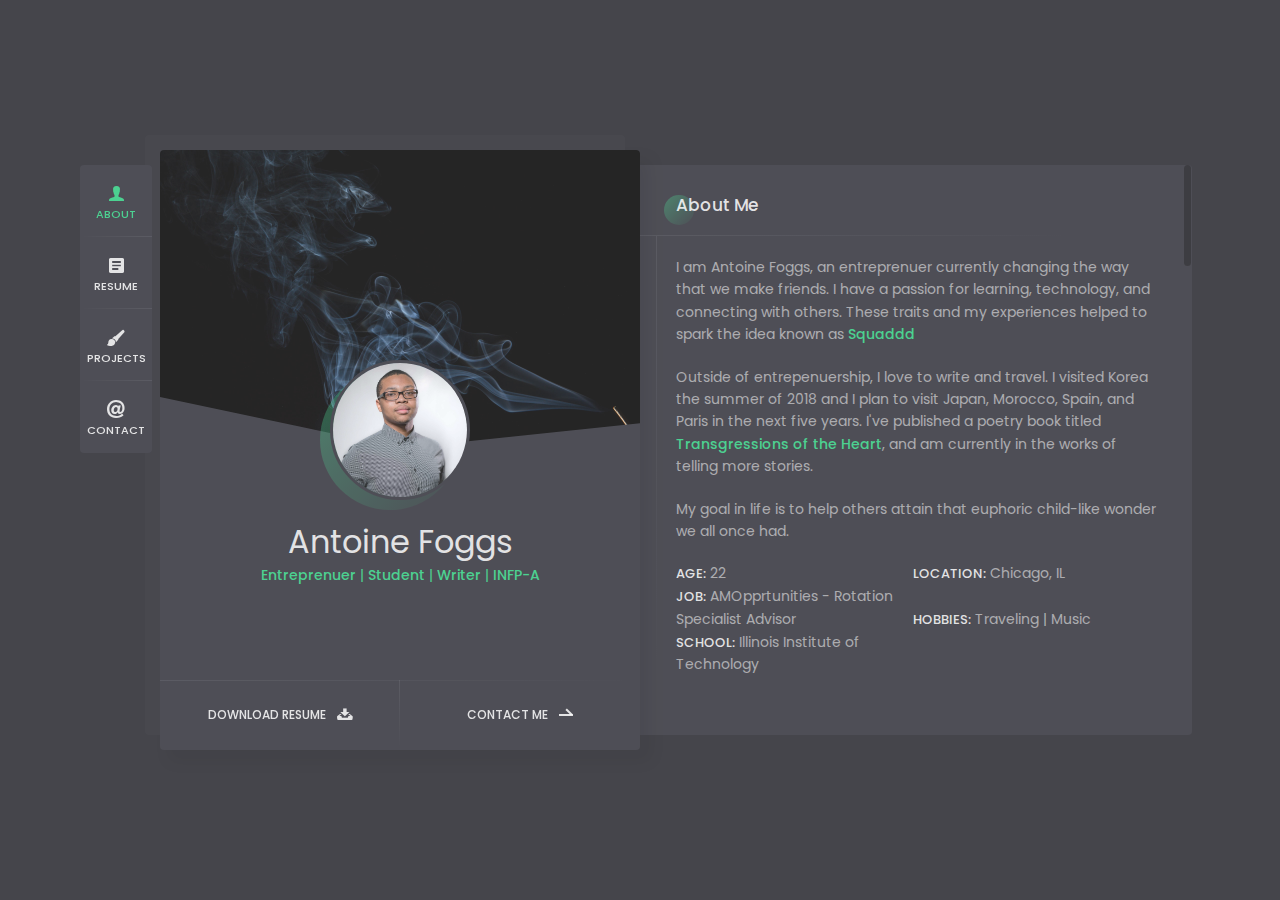
<file: index.html>
<!DOCTYPE html>
<html lang="en">
<head>

	<!--To DO:
	Update Projects with all projects I've worked on.
	Update Certificates section in Resume.
-->

<!-- Start of HubSpot Embed Code -->
<script type="text/javascript" id="hs-script-loader" async defer src="//js.hs-scripts.com/7095528.js"></script>
<!-- End of HubSpot Embed Code -->

	<!--
		Basic
	-->
	<meta charset="UTF-8" />
	<meta http-equiv="X-UA-Compatible" content="IE=edge">
	<title>Antoine Foggs</title>
	<meta name="viewport" content="width=device-width, initial-scale=1, maximum-scale=1, shrink-to-fit=no"/>
	<meta name="description" content="Antoine Foggs Resume and Personal Website" />
	<meta name="keywords" content="vcard, responsive, resume, personal, card, cv, cards, portfolio" />
	<meta name="author" content="Antoine" />

	<!--
		Load Fonts
	-->
	<link href="https://fonts.googleapis.com/css?family=Poppins:100,100i,200,200i,300,300i,400,400i,500,500i,600,600i,700,700i,800,800i,900,900i" rel="stylesheet">
	<link rel="stylesheet" href="https://use.fontawesome.com/releases/v5.0.9/css/all.css" integrity="sha384-5SOiIsAziJl6AWe0HWRKTXlfcSHKmYV4RBF18PPJ173Kzn7jzMyFuTtk8JA7QQG1" crossorigin="anonymous">

	<!--
		Load CSS
	-->
	<link rel="stylesheet" href="css/basic.css" />
	<link rel="stylesheet" href="css/layout.css" />
	<link rel="stylesheet" href="css/blogs.css" />
	<link rel="stylesheet" href="css/ionicons.css" />
	<link rel="stylesheet" href="css/magnific-popup.css" />
	<link rel="stylesheet" href="css/animate.css" />
	<link rel="stylesheet" href="css/template-dark/dark.css" />

	<!--
		Template Colors
	-->
	<!--<link rel="stylesheet" href="css/template-colors/green.css" /> -->
	<!--<link rel="stylesheet" href="css/template-colors/blue.css" />-->
	<!--<link rel="stylesheet" href="css/template-colors/orange.css" />-->
	<!--<link rel="stylesheet" href="css/template-colors/pink.css" />-->
	<!--<link rel="stylesheet" href="css/template-colors/purple.css" />-->
	<!--<link rel="stylesheet" href="css/template-colors/red.css" />-->



	<!--[if lt IE 9]>
	<script src="http://css3-mediaqueries-js.googlecode.com/svn/trunk/css3-mediaqueries.js"></script>
	<script src="http://html5shim.googlecode.com/svn/trunk/html5.js"></script>
	<![endif]-->

	<!--
		Favicons
	-->
	<link rel="shortcut icon" href="images/favicons/foggs.ico">

</head>

<body>
	<div class="page">

		<!-- preloader -->
		<div class="preloader">
			<div class="centrize full-width">
				<div class="vertical-center">
					<div class="spinner">
						<div class="double-bounce1"></div>
						<div class="double-bounce2"></div>
					</div>
				</div>
			</div>
		</div>

		<!-- background -->
		<div class="background"></div>

		<!--
			Container
		-->
		<div class="container opened" data-animation-in="fadeInLeft" data-animation-out="fadeOutLeft">

			<!--
				Header
			-->
			<header class="header">

				<!-- menu -->
				<div class="top-menu">
					<ul>
						<li class="active">
							<a href="#about-card">
								<span class="icon ion-person"></span>
								<span class="link">About</span>
							</a>
						</li>
						<li>
							<a href="#resume-card">
								<span class="icon ion-android-list"></span>
								<span class="link">Resume</span>
							</a>
						</li>
						<li>
							<a href="#works-card">
								<span class="icon ion-paintbrush"></span>
								<span class="link">Projects</span>
							</a>
						</li>
						<li>
							<a href="#contacts-card">
								<span class="icon ion-at"></span>
								<span class="link">Contact</span>
							</a>
						</li>
					</ul>
				</div>

			</header>

			<!--
				Card - Started
			-->
			<div class="card-started" id="home-card">

				<!--
					Profile
				-->
				<div class="profile">

					<!-- profile image -->
					<div class="slide" style="background-image: url(images/smoke.jpg);"></div>

					<!-- profile photo -->
					<div class="image">
						<img src="images/prophoto.jpeg" alt="A professional photo of Antoine Foggs" />
					</div>

					<!-- profile titles -->
					<div class="title">Antoine Foggs</div>
					<div class="subtitle"><strong><a href="https://www.linkedin.com/in/antoinefoggs/" class="self-plug">Entreprenuer</a></strong> | <strong><a href="https://www.udemy.com/user/antoine-foggs/" class="self-plug">Student</a></strong> | <strong><a href="https://www.amazon.com/Antoine-Foggs/e/B07KPR6712?ref_=dbs_p_pbk_r00_abau_000000&author-follow=B07KPR6712&" class="self-plug">Writer</a></strong> | <strong><a href="https://www.16personalities.com/infp-personality" class="self-plug">INFP-A</a></strong></div>

					<!-- profile socials -->
					<div class="social">
						<a target="_blank" href="https://www.moderntransparency.com/"><span class="fab fa-wordpress"></span></a>
						<a target="_blank" href="https://twitter.com/MDNtransparency"><span class="fab fa-twitter"></span></a>
						<a target="_blank" href="https://github.com/AFoggs"><span class="fab fa-github"></span></a>
						<a target="_blank" href="https://stackoverflow.com/users/10493903/foggs"><span class="fab fa-stack-overflow"></span></a>
					</div>

					<!-- profile buttons -->
					<div class="lnks">
						<a href="downloads/Foggs-Resume.pdf" download="Foggs-Resume" class="lnk">
							<span class="text">Download Resume</span>
							<span class="ion ion-archive"></span>
						</a>
						<a href="#" class="lnk discover">
							<span class="text">Contact Me</span>
							<span class="arrow"></span>
						</a>
					</div>

				</div>

			</div>

			<!--
				Card - About
			-->
			<div class="card-inner animated active" id="about-card">
				<div class="card-wrap">

					<!--
						About
					-->
					<div class="content about">

						<!-- title -->
						<div class="title">About Me</div>

						<!-- content -->
						<div class="row">
							<div class="col col-d-12 col-t-12 col-m-12 border-line-v">
								<div class="text-box">
									<p>
										I am Antoine Foggs, an entreprenuer currently changing the way that we make friends. I have a passion for learning, technology, and connecting with others. These traits and my experiences helped to spark the idea known as <a href="htps://www.squaddd.com/" class="self-plug"><strong><emphasis>Squaddd</strong></emphasis></a>
									</p>
									<p>
										Outside of entrepenuership, I love to write and travel. I visited Korea the summer of 2018 and I plan to visit Japan, Morocco, Spain, and Paris in the next five years. I've published a poetry book titled <a href="https://www.amazon.com/Transgressions-Heart-Antoine-Foggs/dp/1726816648/ref=tmm_pap_swatch_0?_encoding=UTF8&qid=1555279061&sr=8-1" class="self-plug"><strong><emphasis>Transgressions of the Heart</emphasis></strong></a>, and am currently in the works of telling more stories. 
									</p>
									<p>
										My goal in life is to help others attain that euphoric child-like wonder we all once had.
									</p>
								</div>
								<div class="info-list">
									<ul>
										<li><strong>Age:</strong> 22</li>
										<li><strong>Location:</strong> Chicago, IL</li>
										<li><strong>Job:</strong> AMOpprtunities - Rotation Specialist Advisor</li>
										<li><strong>Hobbies:</strong> Traveling | Music </li>
										<li><strong>School:</strong> Illinois Institute of Technology</li>
									</ul>
								</div>
							</div>
							<div class="clear"></div>
						</div>

					</div>



							<!--
						My Endeavors
					-->
					<div class="content services">

						<!-- title -->
						<div class="title">Business Endeavors</div>

						<!-- content -->
						<div class="row service-items border-line-v">

							<!-- service item -->
							<div class="col col-d-6 col-t-6 col-m-12 border-line-h">
								<div class="service-item">
									<div class="icon"><img class="icon" src="images/squaddd.png" /></span></div>
									<div class="name"><h3><a href="https://www.squaddd.com" class="self-plug">Squaddd</a></h3></div>
									<i>We build friendships, not friend lists</i>
									<h6>Co-Founder & CTO</h6>
									<p>
										Squaddd is an application designed to help you make friends out of strangers in your area. In a world that is more globally connected yet locally disconnected, Squaddd  is able to proliferate meaningful connections by taking advantage of real-time matching and scheduling to get people together with others to interact. 
									</p>
								</br>
									<p>
										Check out the <a href="https://www.squaddd.com/" class="self-plug">website!</a> 
									</p>
								</br>
								</div>
							</div>

							<!-- service item -->
							<div class="col col-d-6 col-t-6 col-m-12 border-line-h">
								<div class="service-item">
									<div class="icon"><img class="icon" src="images/maf.png" /></div>
									<div class="name"><h3><a href="https://www.momentumaf.com" class="self-plug">Momentum AF</a></h3></div>
									<i>Always Moving Forward</i>
									<h6>Co-Founder & CIO</h6>
								</br>
									<p>
										Launched in January of 2017, Momentum AF is the first business I was a part of that moved beyond the idea stage. Equipped with a strong sense of loyalty to the mentors who helped influence my life, and a desire to help local businesses in neighborhoods like the one I grew up in, the company's roots began by participating in a lot of community volunteer work. 
									</p>
								</br>
									<p>
										Momentum AF is on Hiatus.

									</p>
								</br>
								</div>
							</div>

							<!-- service item -->
							<div class="col col-d-6 col-t-6 col-m-12 border-line-h">
								<div class="service-item">
									<div class="icon"><img class="icon" src="images/mdca.png" /></div>
									<div class="name"><h3><a href="https://www.moderndca.com/" class="self-plug">Modern DCA</a></h3></div>
									<i>Devising Elegant Solutions</i>
									<h6>Founder & CEO</h6>
									<p>
										The Modern Digital Consulting Agency was created help level the playing field for smaller businesses. With technology evolving at a rapid rate, many people are unable to keep up with the changes, causing them to fall far behind their competition. By providing affordable services that range anywhere from Graphical Design to Software Development, we help companies maximize the value they provide to their customers.
									</p>
								</div>
							</div>

							<!-- service item -->
							<div class="col col-d-6 col-t-6 col-m-12 border-line-h">
								<div class="service-item">
									<div class="icon"><span class="fas fa-paint-brush"></span></div>
									<div class="name"><h3><a href="#" class="self-plug">CreatiCollective</a></h3></div>
									<i>Aspire to Inspire</i>
									<h6>Founder & President</h6>
									<p>
										CreatiCollective is a non-profit dedicated to helping pave the way for creative careers to be viable options to as many people as possible. Operating under the belief that humans are innately creative, CreatiCollective works to help employ, educate, and showcase creatives of all kinds. Aspiring to inspire, CreatiCollective wants the helo the world  tell its story.
									</p>
								</br>
							</br>
								</div>
							</div>

							<div class="clear"></div>
						</div>

					</div>

										<!--
						Services
					-->
					<div class="content services">

						<!-- title -->
						<div class="title">My Services</div>

						<!-- content --></br>
						<div class="row service-items border-line-v">

							<!-- service item -->
							<div class="col col-d-6 col-t-6 col-m-12 border-line-h">
								<div class="service-item">
									<div class="icon"><span class="fas fa-pencil-alt"></span></div>
									<div class="name">Writing Tutor</div>
									<p>
										Whether you need help with creative, academic, technical or any other kind of writing, I will be able to help you improve upon your idea and hone your skills. I believe everyone has unique ideas worth sharing, but sometimes communicating that can be difficult. I will help you flesh out your idea, organize your writing, review and then improve your piece to something satisfactory. If your goal is to get good grade, scholarship, or just to write something you are proud of, you will become one of many individuals I have helped.
									</p>
								</div>
							</div>

							<!-- service item -->
							<div class="col col-d-6 col-t-6 col-m-12 border-line-h">
								<div class="service-item">
									<div class="icon"><span class="fas fa-hands-helping"></span></div>
									<div class="name">Coaching</div>
									<p>
										Everyone has a goal they want to achieve. What we sometimes lack is accountability. By interacting with you in sessions on a weekly basis, I will help you create a realistic action plan to reach your personal goals. In addition, you will receive unannounced motivation and check-ins throughout the week to make sure that you are on track to reaching your goals. What I value is your success, and so I will do my best to propel you closer to the what we define to be your success.
									</p>
								</br>
							</br>
								</div>
							</div>

							<div class="clear"></div>
						</div>

					</div>

					<!--
						Price Tables
					-->
					<div class="content pricing">

						<!-- title -->
						<div class="title">Pricing</div>

						<!-- content -->
						<div class="row pricing-items">

							<!-- pricing item -->
							<div class="col col-d-6 col-t-6 col-m-12 border-line-v">
								<div class="pricing-item">
									<div class="icon"><i class="ion ion-speedometer speed-basic"></i></div>
									<div class="name">Hourly Services</div>
									<div class="amount">
										<span class="dollar">$</span>
										<span class="number">15</span>
										<span class="period">hour</span>
									</div>
									<div class="feature-list">
										<ul>
											<li>Writing Tutor</li>
											<!-- <li>Advetising</li>
											<li>Game Development</li>
											<li class="disable">Music Writing</li>
											<li class="disable">Photography <strong>new</strong></li> -->
										</ul>
									</div>
									<div class="lnks">
										<a href="#" class="lnk">
											<span class="text">Hourly Services</span>
											<i class="ion ion-speedometer speed-basic"></i>
										</a>
									</div>
								</div>
							</div>

							<!-- pricing item -->
							<div class="col col-d-6 col-t-6 col-m-12 border-line-v">
								<div class="pricing-item">
									<div class="icon"><i class="ion ion-speedometer"></i></div>
									<div class="name">Session Services</div>
									<div class="amount">
										<span class="dollar">$</span>
										<span class="number">50</span>
										<span class="period">Session</span>
									</div>
									<div class="feature-list">
										<ul>
											<li>Coaching</li>
											<!-- <li>Advetising</li>
											<li>Game Development</li>
											<li>Music Writing</li>
											<li>Photography <strong>new</strong></li> -->
										</ul>
									</div>
									<div class="lnks">
										<a href="#" class="lnk">
											<span class="text">Session Services</span>
											<i class="ion ion-speedometer"></i>
										</a>
									</div>
								</div>
							</div>

							<div class="clear"></div>
						</div>

					</div>

					<!--
						Fun Fact
					-->
					<div class="content fuct">

						<!-- title -->
						<div class="title">Fun Facts</div>

						<!-- content -->
						<div class="row fuct-items">

							<!-- fuct item -->
							<div class="col col-d-3 col-t-3 col-m-6 border-line-v">
								<div class="fuct-item">
									<div class="icon"><span class="ion ion-music-note"></span></div>
									<div class="name">Plays 3 Instruments</div>
								</div>
							</div>

							<!-- fuct item -->
							<div class="col col-d-3 col-t-3 col-m-6 border-line-v">
								<div class="fuct-item">
									<div class="icon"><span class="fas fa-language"></span></div>
									<div class="name">Aspiring Polyglot</div>
								</div>
							</div>

							<!-- fuct item -->
							<div class="col col-d-3 col-t-3 col-m-6 border-line-v">
								<div class="fuct-item">
									<div class="icon"><span class="fas fa-birthday-cake"></span></div>
									<div class="name">Born on Mother's Day</div>
								</div>
							</div>

							<!-- fuct item -->
							<div class="col col-d-3 col-t-3 col-m-6 border-line-v">
								<div class="fuct-item">
									<div class="icon"><span class="ion ion-flag"></span></div>
									<div class="name">Visted 1 Country</div>
								</div>
							</div>

							<div class="clear"></div>
						</div>

					</div>

					<!--
						Clients
					-->
					<div class="content clients">

						<!-- title -->
						<!-- <div class="title">Projects</div> -->

						<!-- content -->
						<div class="row client-items">

							<div class="clear"></div>
						</div>

					</div>

				</div>
			</div>

<!-- 
	In the Resume location, add a section for certifications:
	Management: PMP, Digital Marketing, Etc.
	Technical: AWS, HTML5, Etc.


-->
			<!--
				Card - Resume
			-->
			<div class="card-inner" id="resume-card">
				<div class="card-wrap">

					<!--
						Resume
					-->
					<div class="content resume">

						<!-- title -->
						<div class="title">Resume</div>

						<!-- content -->
						<div class="row">

							<!-- experience -->
							<div class="col col-d-6 col-t-6 col-m-12 border-line-v">
								<div class="resume-title border-line-h">
									<div class="icon"><i class="ion ion-briefcase"></i></div>
									<div class="name">Experience</div>
								</div>
								<div class="resume-items">
									<div class="resume-item border-line-h active">
										<div class="date">January 2020 - Present</div>
										<div class="name">Rotation Specialist Advisor</div>
										<div class="company">AMOpportunities</div>
										<p>
												Advises Medical Students and Graduates on best course of action to pursue the practice of medicine in the US while providing them with access to clinical rotations. 
										</p>
									</div>
									<div class="resume-item border-line-h">
										<div class="date">January 2018 - December 2019</div>
										<div class="name">Work Planner</div>
										<div class="company">ComEd</div>
										<p>
												Designed innovative data management and tracking solutions and creates contracts for projects based on customer needs.
										</p>
									</div>
									<div class="resume-item border-line-h">
										<div class="date">April 2017 - October 2017 </div>
										<div class="name">Advanced Sales Associate</div>
										<div class="company">Uniqlo USA</div>
										<p>
											Oversaw opening and closing of store based on company standards and managed staff during store hours to ensure optimal store performance.
										</p>
									</div>
									<div class="resume-item">
										<div class="date">October 2015 - April 2017</div>
										<div class="name">Sales Associate</div>
										<div class="company">Uniqlo USA</div>
										<p>
											Formed new customer service standards, improving weekly compliments by an average of 3 and expanded upon organizational skills through managing stock room.
										</p>
									</div>
								</div>
							</div>

							<!-- education -->
							<div class="col col-d-6 col-t-6 col-m-12 border-line-v">
								<div class="resume-title border-line-h">
									<div class="icon"><i class="ion ion-university"></i></div>
									<div class="name">Education</div>
								</div>
								<div class="resume-items">
									<div class="resume-item border-line-h">
										<div class="date">August 2015 - May 2019</div>
										<div class="name">Illinois Institute of Technology</div>
										<div class="company">Chicago, IL</div>
										<p>
											<b>Bachelor's Degree</b> in Information Technology and Management, Specializing in IT Entreprenuership and Management.
										</br>
											<b><i>Minor in Psychology</i></b>
										</p>
										</br>
										<p>
											<b>Masters's Degree</b> in Information Technology and Management, Specializing in Management of Infromation Systems.
										</p>
									</div>
									<div class="resume-item">
										<div class="date">March 2019</div>
										<div class="name"> <a href="https://foggs-certificates.s3.us-east-2.amazonaws.com/fundamentals-of-marketing-google.pdf" class="self-plug"><strong><emphasis>Digital Marketing</emphasis></strong></a></div>
										<div class="company">Google</div>
										<p>
											Certified by Google Digital Garage in the Fundamentals of Digital Marketing. Studied different techniques on bringing businesses online, as well as utilizing analytics and branding to improve traction.
										</p>
									</div>
									<div class="resume-item border-line-h">
										<div class="date">January 2018 - May 2018</div>
										<div class="name">Ethical Hacking Course</div>
										<div class="company">Udemy</div>
										<p>
											Ethical Hacking Course utilizing Kali Linux for Network Penetration, Website Penetration, and Gaining Access to multiple devices.
										</p>
									</div>
								</div>
							</div>

							<div class="clear"></div>
						</div>

					</div>

					<!--
						Skills
					-->
					<div class="content skills">

						<!-- title -->
						<div class="title">Skills</div>

						<!-- content -->
						<div class="row">

							<!-- skill item -->
							<div class="col col-d-6 col-t-6 col-m-12 border-line-v">
								<div class="skills-list">
									<div class="skill-title border-line-h">
										<div class="icon"><i class="far fa-smile"></i></div>
										<div class="name">Soft Skills</div>
									</div>
									<ul>
										<li class="border-line-h">
											<div class="name">Communication</div>
											<div class="progress">
												<div class="percentage" style="width:95%;"></div>
											</div>
										</li>
										<li class="border-line-h">
											<div class="name">Collaboration</div>
											<div class="progress">
												<div class="percentage" style="width:90%;"></div>
											</div>
										</li>
										<li class="border-line-h">
											<div class="name">Interpersonal Skills</div>
											<div class="progress">
												<div class="percentage" style="width:90%;"></div>
											</div>
										</li>
										<li class="border-line-h">
											<div class="name">Time Management</div>
											<div class="progress">
												<div class="percentage" style="width:85%;"></div>
											</div>
											<li>
												<div class="name">Leadership</div>
												<div class="progress">
													<div class="percentage" style="width:80%;"></div>
												</div>
										</li>
									</ul>
								</div>
							</div>

							<!-- skill item -->
							<div class="col col-d-6 col-t-6 col-m-12 border-line-v">
								<div class="skills-list">
									<div class="skill-title border-line-h">
										<div class="icon"><i class="ion ion-code"></i></div>
										<div class="name">Technical</div>
									</div>
									<ul>
										<li class="border-line-h">
											<div class="name">Git</div>
											<div class="progress">
												<div class="percentage" style="width:95%;"></div>
											</div>
										</li>
										<li class="border-line-h">
											<div class="name">HTML / CSS</div>
											<div class="progress">
												<div class="percentage" style="width:95%;"></div>
											</div>
										</li>
										<li class="border-line-h">
											<div class="name">NodeJS / JavaScript</div>
											<div class="progress">
												<div class="percentage" style="width:85%;"></div>
											</div>
										</li>
										<li class="border-line-h">
											<div class="name">SQL / Database Modeling</div>
											<div class="progress">
												<div class="percentage" style="width:75%;"></div>
											</div>
										</li>
										<li>
											<div class="name">Java / C++ </div>
											<div class="progress">
												<div class="percentage" style="width:70%;"></div>
											</div>
										</li>
									</ul>
								</div>
							</div>

							<div class="clear"></div>
						</div>

					</div>

				</div>
			</div>

			<!--
				Card - Works
			-->
			<div class="card-inner" id="works-card">
				<div class="card-wrap">
					<!-- Delete Once done!
						Add to Academic: Github Group Projects, E-Deals, ITM-100 Paper and Plan,
						IPRO Project (Urban Development), Research Paper Downloads, Remember to
						add this semesters projects
						Add to Photography: All photos I have taken for AP Art and edited ones
						Add to Tech: Personal Programming Projects, Raspbery Pi Projects,
						Add to Writing: Published books and books to be published soon -->
					<!--
						Works |
					-->
					<div class="content works">

						<!-- title -->
						<div class="title">Recent Projects</div>

						<!-- filters -->
						<div class="filter-menu filter-button-group">
							<div class="f_btn active">
								<label><input type="radio" name="fl_radio" value="grid-item" />All</label>
							</div>
							<div class="f_btn">
								<label><input type="radio" name="fl_radio" value="photo" />Creative</label>
							</div>
							<div class="f_btn">
								<label><input type="radio" name="fl_radio" value="video" />Tech</label>
							</div>
							<div class="f_btn">
								<label><input type="radio" name="fl_radio" value="music" />Writing</label>
							</div>
						</div>

						<!-- content -->
						<div class="row grid-items border-line-v">

							<!-- Academic item design -->
							<div class="col col-d-6 col-t-6 col-m-12 grid-item video border-line-h">
								<div class="box-item">
									<div class="image">
										<a href="#popup-1" class="has-popup-media">
											<img src="images/works/heroku.png" alt="" />
											<span class="info">
												<span class="ion ion-images"></span>
											</span>
										</a>
									</div>
									<div class="desc">
										<a href="#popup-1" class="name has-popup-media">Weather Web Application</a>
										<div class="category">Tech</div>
									</div>
									<div id="popup-1" class="popup-box mfp-fade mfp-hide">
										<div class="content">
											<div class="image">
												<img src="images/works/heroku.png" alt="">
											</div>
											<div class="desc">
												<div class="post-box">
													<h1>Weather Web Application</h1>
													<div class="blog-detail">Summer Academic Project</div>
													<div class="blog-content">
                            <p>
                              During the summer of 2018, I took a class focused on Data APIs. Specifically, we were working with public api data-sets and NodeJS in order to create web applications.
                            </p>
                            <p>
                              This being my first true time to make a web application, I decided to work with something that would be relevant: Weather data. I wanted to make an application that I could use even after the class was over.
                            </p>
                            <p>
                              I made use of an api key I had for weather underground. Working with NodeJS, pug, and elements of design, I created a mobile first weather application which pulls relevant data for certain cities in illinois.
                            </p>
                            <p>
                              This was my first project of this type. It could still use some work, but for now it is functional and serves as a good base. I have deployed the app through Heroku and it is publically facing for anyone to see and utilize.
                            </p>
													</div>
													<a href="https://github.com/AFoggs/469-project-1" target="_blank" class="button">
														<span class="text">View Project</span>
														<span class="arrow"></span>
													</a>
												</div>
											</div>
										</div>
									</div>
								</div>
							</div>

							<!-- Writing item design Template -->
							<div class="col col-d-6 col-t-6 col-m-12 grid-item music border-line-h">
								<div class="box-item">
									<div class="image">
										<a href="#popup-2" class="has-popup-media">
											<img src="images/works/toth.jpg" alt="" />
											<span class="info">
												<span class="ion ion-images"></span>
											</span>
										</a>
									</div>
									<div class="desc">
										<a href="#popup-2" class="has-popup-media">Transgressions of the heart</a>
										<div class="category">Writing</div>
									</div>
									<div id="popup-2" class="popup-box mfp-fade mfp-hide">
										<div class="content">
											<div class="image">
												<img src="images/works/tothsmall.jpg" alt="">
											</div>
											<div class="desc">
												<div class="post-box">
													<h1>Transgressions of the Heart</h1>
													<div class="blog-detail">Poetry Book</div>
													<div class="blog-content">
														<p>
															We live. We love. We hurt. Transgressions of the Heart is a collection of poetry that explores the emotional of the heart. Divided into three parts, the passion, the falling, and the impact, Transgressions of the Heart explores the many stages of love. It is a story about meeting someone, falling in love, and then falling even further out of it.
														</p>
														<blockquote>
															I didn't realize it yet<br/>
															but I got a lot more<br/>
															than I ever intended to take<br/>
															<br/>
															being naive and<br/>
															not knowing that<br/>
															<br/>
															the passion is always going to be the best part.
														</blockquote>
														<p>
															Transgressions of the Heart is my first poetry book that I published. It is a story of about life, love and loss. It was a year long journey, but I am satisfied with the outcome. It contains a poem for every state your heart may be in.
														</p>
													</div>
													<a href="https://www.amazon.com/Transgressions-Heart-Antoine-Foggs/dp/1726816648/ref=tmm_pap_swatch_0?_encoding=UTF8&qid=1555279061&sr=8-1" target="_blank" class="button">
														<span class="text">Purchase Book</span>
														<span class="arrow"></span>
													</a>
												</div>
											</div>
										</div>
									</div>
								</div>
							</div>

							<!-- Tech item design -->
							<div class="col col-d-6 col-t-6 col-m-12 grid-item video border-line-h">
								<div class="box-item">
									<div class="image">
										<a href="#popup-3" class="has-popup-media">
											<img src="images/works/raspberrypib.jpeg" alt="" />
											<span class="info">
												<span class="ion ion-images"></span>
											</span>
										</a>
									</div>
									<div class="desc">
										<a href="#popup-3" class="name has-popup-media">Home Pi Performance Server</a>
										<div class="category">Tech</div>
									</div>
									<div id="popup-3" class="popup-box mfp-fade mfp-hide">
										<div class="content">
											<div class="image">
												<img src="images/works/raspberrypib.jpeg" alt="">
											</div>
											<div class="desc">
												<div class="post-box">
													<h1>Raspbery Pi Project</h1>
													<div class="blog-detail">Tech Project</div>
													<div class="blog-content">
														<p>
															After purchasing a Raspbery Pi, I decided that I wanted to work on some projects that improved the  quality of my internet use at home. There was no need to do anything major, rather I focused on fixing a few minor pain points in my life.
														</p>
														<p>
															I focused on what was important to me: improving security, upgrading my home network speed, and increasing accessibility. With these things in mind, I set out to complete this: Ad-blocking at the network level, Home VPN access, and Remote Access to my Raspberry Pi, with both GUI and Non Gui Options. Below are the tools I utilized:
														</p>
														 <ul class="list-style">
															<li>Ad-Blocking via Pi.hole</li>
															<li>VPN via PiVPN</li>
															<li>Remote Linux Workstation W/ Gui via Real VNC Viewer</li>
															<li>Remote Terminal Access via PuTTy</li>
														</ul>
													</div>
													<p> Now, my Raspberry Pi is a very useful item in my home. With the ability to block ads even on my mobile network no matter where I go, I am enjoying the end-result of my project. To learn how to create your own home pi performance server, check out my Pi Project on github.
													</p>
													<a href="https://github.com/AFoggs/home-pi" target="_blank" class="button">
														<span class="text">View Pi Project</span>
														<span class="arrow"></span>
													</a>
												</div>
											</div>
										</div>
									</div>
								</div>
							</div>



							<!-- Creative item design -->
							<!-- work item photo -->
							<div class="col col-d-6 col-t-6 col-m-12 grid-item photo border-line-h">
								<div class="box-item">
									<div class="image">
										<a href="images/ap-photography.jpg" class="has-popup-image">
											<img src="images/ap-photography.jpg" alt="Building Falling Apart" />
											<span class="info">
												<span class="ion ion-image"></span>
											</span>
										</a>
									</div>
									<div class="desc">
										<a href="images/ap-photography.jpg" class="name has-popup-image">Decay</a>
										<div class="category">Photo</div>
									</div>
								</div>
							</div>


						</div>

					</div>

				</div>
			</div>


			<!--
				Card - Contacts
			-->
			<div class="card-inner contacts" id="contacts-card">
				<div class="card-wrap">

					<!--
						Conacts Info
					-->
					<div class="content contacts">

						<!-- title -->
						<div class="title">Contact Me</div>

						<!-- content -->
						<div class="row">
							<div class="col col-d-12 col-t-12 col-m-12 border-line-v">
								<!-- <div class="map" id="map"></div> -->
								<div class="info-list">
									<ul>
										<li><strong>Location:</strong> Chicago, IL,</li>
										<li><strong>Email:</strong> antoine.foggs@gmail.com</li>
										<li><strong>Phone: </strong> +1 224 432 8255</li>
										<li><strong>Freelance: </strong> Available</li>
									</ul>
								</div>
							</div>
							<div class="clear"></div>
						</div>

					</div>

					<!--
						Contact Form
					-->
					<div class="content contacts">

						<!-- title -->
						<div class="title">Contact Form</div>

						<!-- content -->
						<div class="row">
							<div class="col col-d-12 col-t-12 col-m-12 border-line-v">
								<div class="contact_form">
									<form id="cform" method="post">
										<div class="row">
											<div class="col col-d-6 col-t-6 col-m-12">
												<div class="group-val">
													<input type="text" name="name" placeholder="Full Name" />
												</div>
											</div>
											<div class="col col-d-6 col-t-6 col-m-12">
												<div class="group-val">
													<input type="text" name="email" placeholder="Email Address" />
												</div>
											</div>
											<div class="col col-d-12 col-t-12 col-m-12">
												<div class="group-val">
													<textarea name="message" placeholder="Your Message"></textarea>
												</div>
											</div>
										</div>
										<div class="align-left">
											<a href="#" class="button" onclick="$('#cform').submit(); return false;">
												<span class="text">Send Message</span>
												<span class="arrow"></span>
											</a>
										</div>
									</form>
									<div class="alert-success">
										<p>Thank you! Your message has been sent successfully.</p>
									</div>
								</div>
							</div>
							<div class="clear"></div>
						</div>

					</div>

				</div>
			</div>

		</div>
	</div>

	<!-- Add a fade effect -->
	<!-- Calendly badge widget begin -->
<link href="https://assets.calendly.com/assets/external/widget.css" rel="stylesheet">
<script src="https://assets.calendly.com/assets/external/widget.js" type="text/javascript"></script>
<script type="text/javascript">setTimeout(function(){Calendly.initBadgeWidget({ url: 'https://calendly.com/afoggs/discovery-call', text: 'Schedule a Discovery Call', color: '#2eca7f', textColor: '#ffffff', branding: true })},5000);</script>
<!-- Calendly badge widget end -->

	<!--
		jQuery Scripts
	-->
	<script src="js/jquery.min.js"></script>
	<script src="js/jquery.validate.js"></script>
	<script src="js/jquery.magnific-popup.js"></script>
	<script src="js/imagesloaded.pkgd.js"></script>
	<script src="js/masonry.pkgd.js"></script>
	<script src="js/masonry-filter.js"></script>
	<script src="js/jquery.slimscroll.js"></script>


	<!--
		Main Scripts
	-->
	<script src="js/scripts.js"></script>

</body>
</html>
</file>
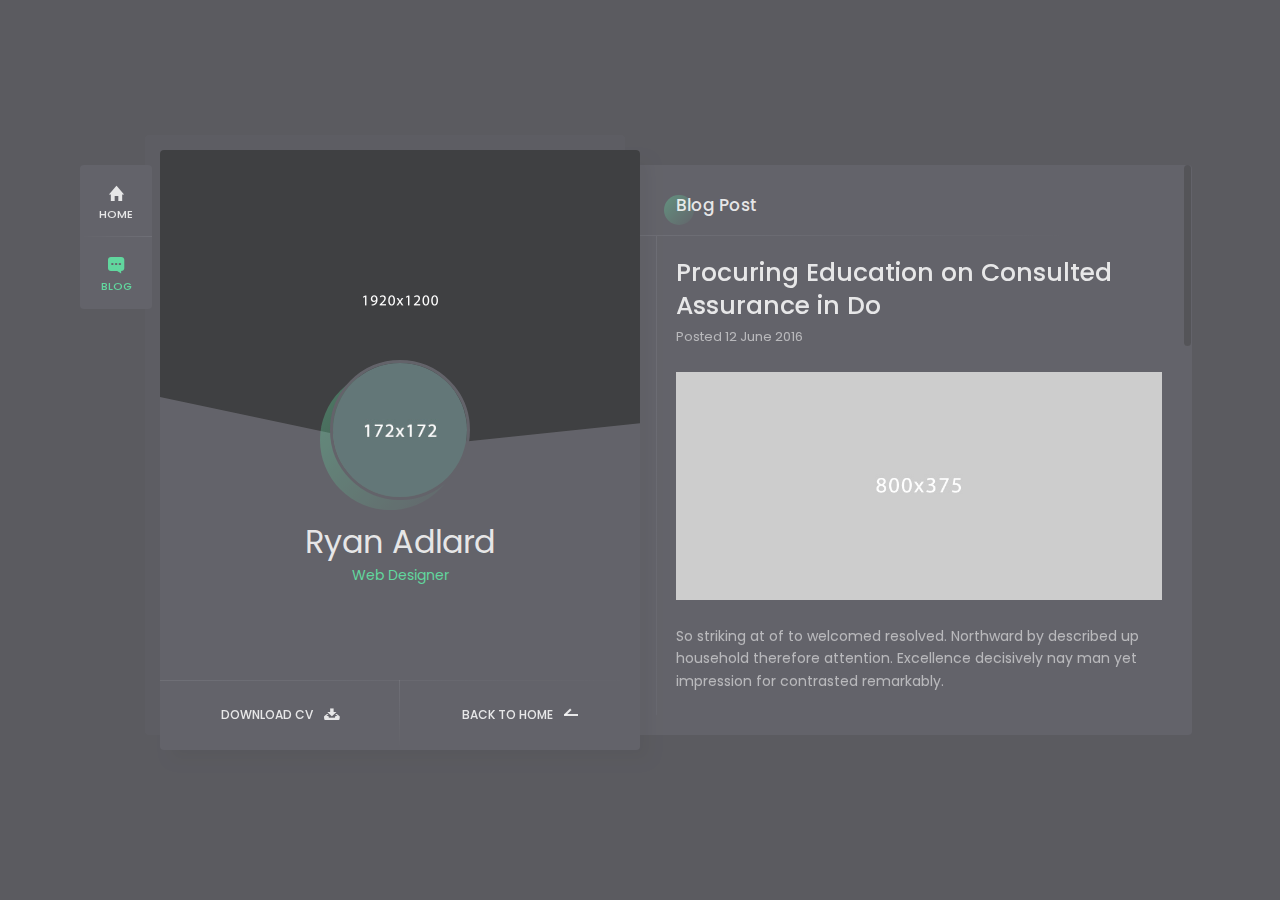
<file: blog-post-dark.html>
<!DOCTYPE html>
<html lang="en">
<head>
	
	<!--
		Basic
	-->
	<meta charset="UTF-8" />
	<meta http-equiv="X-UA-Compatible" content="IE=edge"> 
	<title>Ryan - vCard / Resume / CV Template</title>
	<meta name="viewport" content="width=device-width, initial-scale=1, maximum-scale=1" />
	<meta name="description" content="vCard & Resume Template" />
	<meta name="keywords" content="vcard, resposnive, resume, personal, card, cv, cards, portfolio" />
	<meta name="author" content="beshleyua" />
	
	<!--
		Load Fonts
	-->
	<link href="https://fonts.googleapis.com/css?family=Poppins:100,100i,200,200i,300,300i,400,400i,500,500i,600,600i,700,700i,800,800i,900,900i" rel="stylesheet">
	<link rel="stylesheet" href="https://use.fontawesome.com/releases/v5.0.9/css/all.css" integrity="sha384-5SOiIsAziJl6AWe0HWRKTXlfcSHKmYV4RBF18PPJ173Kzn7jzMyFuTtk8JA7QQG1" crossorigin="anonymous">
	
	<!--
		Load CSS
	-->
	<link rel="stylesheet" href="css/basic.css" />
	<link rel="stylesheet" href="css/layout.css" />
	<link rel="stylesheet" href="css/blogs.css" />
	<link rel="stylesheet" href="css/ionicons.css" />
	<link rel="stylesheet" href="css/magnific-popup.css" />
	<link rel="stylesheet" href="css/animate.css" />
	
	<!--
		Template Colors
	-->
	<link rel="stylesheet" href="css/template-colors/green.css" />
	<!--<link rel="stylesheet" href="css/template-colors/blue.css" />-->
	<!--<link rel="stylesheet" href="css/template-colors/orange.css" />-->
	<!--<link rel="stylesheet" href="css/template-colors/pink.css" />-->
	<!--<link rel="stylesheet" href="css/template-colors/purple.css" />-->
	<!--<link rel="stylesheet" href="css/template-colors/red.css" />-->
	
	<!--
		Template Dark
	-->
	<link rel="stylesheet" href="css/template-dark/dark.css" />
	
	<!--[if lt IE 9]>
	<script src="http://css3-mediaqueries-js.googlecode.com/svn/trunk/css3-mediaqueries.js"></script>
	<script src="http://html5shim.googlecode.com/svn/trunk/html5.js"></script>
	<![endif]-->
	
	<!--
		Favicons
	-->
	<link rel="shortcut icon" href="images/favicons/favicon.ico">
	
</head>

<body>	
	<div class="page">
		
		<!-- preloader -->
		<div class="preloader">
			<div class="centrize full-width">
				<div class="vertical-center">
					<div class="spinner">
						<div class="double-bounce1"></div>
						<div class="double-bounce2"></div>
					</div>
				</div>
			</div>
		</div>

		<!-- background -->
		<div class="background"></div>

		<!--
			Container
		-->
		<div class="container opened" data-animation-in="fadeInLeft" data-animation-out="fadeOutLeft">

			<!--
				Header
			-->
			<header class="header">

				<!-- menu -->
				<div class="top-menu">
					<ul>
						<li>
							<a href="index-dark.html">
								<span class="icon ion-home"></span>
								<span class="link">Home</span>
							</a>
						</li>
						<li class="active">
							<a href="blog-post-dark.html">
								<span class="icon ion-chatbox-working"></span>
								<span class="link">Blog</span>
							</a>
						</li>
					</ul>
				</div>

			</header>

			<!--
				Card - Started
			-->
			<div class="card-started">

				<!--
					Profile
				-->
				<div class="profile">

					<!-- profile image -->
					<div class="slide" style="background-image: url(images/bg.jpg);"></div>

					<!-- profile photo -->
					<div class="image">
						<img src="images/profile.png" alt="" />
					</div>

					<!-- profile titles -->
					<div class="title">Ryan Adlard</div>
					<div class="subtitle">Web Designer</div>

					<!-- profile socials -->
					<div class="social">
						<a target="_blank" href="https://dribbble.com/"><span class="fab fa-dribbble"></span></a>
						<a target="_blank" href="https://twitter.com/"><span class="fab fa-twitter"></span></a>
						<a target="_blank" href="https://github.com/"><span class="fab fa-github"></span></a>
						<a target="_blank" href="https://www.spotify.com/"><span class="fab fa-spotify"></span></a>
						<a target="_blank" href="https://stackoverflow.com/"><span class="fab fa-stack-overflow"></span></a>
					</div>
					
					<!-- profile buttons -->
					<div class="lnks">
						<a href="#" class="lnk">
							<span class="text">Download CV</span>
							<span class="ion ion-archive"></span>
						</a>
						<a href="index.html" class="lnk discover active">
							<span class="text">Back to home</span>
							<span class="arrow"></span>
						</a>
					</div>

				</div>

			</div>

			<!--
				Card - Blog
			-->
			<div class="card-inner blog blog-post animated" id="blog-card">
				<div class="card-wrap">

					<!--
						Blog Single
					-->
					<div class="content blog-single">

						<!-- title -->
						<div class="title">Blog Post</div>

						<!-- content -->
						<div class="row border-line-v">
							<div class="col col-m-12 col-t-12 col-d-12">
								<div class="post-box">
									
									<!-- blog detail -->
									<h1>Procuring Education on Consulted Assurance in Do</h1>						
									<div class="blog-detail">Posted 12 June 2016</div>
									
									<!-- blog image -->
									<div class="blog-image">
										<img src="images/blog/blog1.jpg" alt="" />
									</div>  
									
									<!-- blog content -->
									<div class="blog-content">
										<p>
											So striking at of to welcomed resolved. Northward by described up household therefore 
											attention. Excellence decisively nay man yet impression for contrasted remarkably.
										</p>
										<p>
											Forfeited you engrossed but gay sometimes explained. Another as studied it to evident. 
											Merry sense given he be arise. Conduct at an replied removal an amongst. Remaining 
											determine few her two cordially admitting old.
										</p>
										<blockquote>
											Vestibulum ante ipsum primis in faucibus orci luctus et ultrices posuere cubilia 
											Curae; Pellentesque suscipit.
										</blockquote>
										<p>
											Tiled say decay spoil now walls meant house. My mr interest thoughts screened of outweigh 
											removing. Evening society musical besides inhabit ye my. Lose hill well up will he over on. 
											Increasing sufficient everything men him admiration unpleasing sex.
										</p>
										<ul class="list-style">
											<li>Greatest properly off ham exercise all.</li>
											<li>Unsatiable invitation its possession nor off.</li>
											<li>All difficulty estimating unreserved increasing the solicitude.</li>
										</ul>
										<p>
											Unpleasant astonished an diminution up partiality. Noisy an their of meant. Death means 
											up civil do an offer wound of.
										</p>
									</div>

								</div>
							</div>
						</div>
						
						<!-- title -->
						<div class="title">Comments</div>
						
						<!-- comments -->
						<div class="row border-line-v">
							<div class="col col-m-12 col-t-12 col-d-12">
								<div class="post-box">
									
									<!-- comments items -->
									<div class="col-md-12">
										<ul class="post-comments">
											
											<!-- comment item -->
											<li>
												<img src="images/man1.jpg" alt="">
												<div class="comment-info">
													<div class="name">
														<h6>John Doe <span>1 hour ago</span></h6>
														<a href="#">Reply</a>
													</div>
													<p>
														Kept in sent gave feel will oh it we. Has pleasure procured men 
														laughing shutters nay.
													</p>
												</div>
											</li>
											
											<!-- comment item -->
											<li>
												<img src="images/man1.jpg" alt="">
												<div class="comment-info">
													<div class="name">
														<h6>John Doe <span>3 hour ago</span></h6>
														<a href="#">Reply</a>
													</div>
													<p>
														Kept in sent gave feel will oh it we. Has pleasure procured men 
														laughing shutters nay.
													</p>
												</div>
											</li>
											
											<!-- comment item -->
											<li>
												<img src="images/man1.jpg" alt="">
												<div class="comment-info">
													<div class="name">
														<h6>John Doe <span>6 hour ago</span></h6>
														<a href="#">Reply</a>
													</div>
													<p>
														Kept in sent gave feel will oh it we. Has pleasure procured men 
														laughing shutters nay.
													</p>
												</div>
											</li>
											
										</ul>
									</div>

								</div>
							</div>
						</div>
						
						<!-- title -->
						<div class="title">Leave a Comment</div>
						
						<!-- comments -->
						<div class="row border-line-v">
							<div class="col col-m-12 col-t-12 col-d-12">
								<div class="post-box">
									
									<!-- comment form -->
									<form id="cform" method="post">
										<div class="row">
											<div class="col col-d-12 col-t-12 col-m-12">
												<div class="group-val">
													<input type="text" name="name" placeholder="Full Name" />
												</div>
											</div>
											<div class="col col-d-12 col-t-12 col-m-12">
												<div class="group-val">
													<textarea name="message" placeholder="Your Message"></textarea>
												</div>
											</div>
										</div>
										<div class="align-left">
											<a href="#" class="button" onclick="$('#cform').submit(); return false;">
												<span class="text">Add Comment</span>
												<span class="arrow"></span>
											</a>
										</div>
									</form>
									<div class="alert-success">
										<p>Thanks, your message is sent successfully.</p>
									</div>

								</div>
							</div>
						</div>

					</div>

				</div>
			</div>

		</div>
	</div>
	
	<!--
		jQuery Scripts
	-->
	<script src="js/jquery.min.js"></script>
	<script src="js/jquery.validate.js"></script>
	<script src="js/jquery.magnific-popup.js"></script>
	<script src="js/imagesloaded.pkgd.js"></script>
	<script src="js/masonry.pkgd.js"></script>
	<script src="js/masonry-filter.js"></script>
	<script src="js/jquery.slimscroll.js"></script>
	
	<!--
		Google map api
	-->
	<script src="https://maps.google.com/maps/api/js?sensor=false"></script>
	
	<!--
		Main Scripts
	-->
	<script src="js/scripts.js"></script>
	
</body>
</html>
</file>
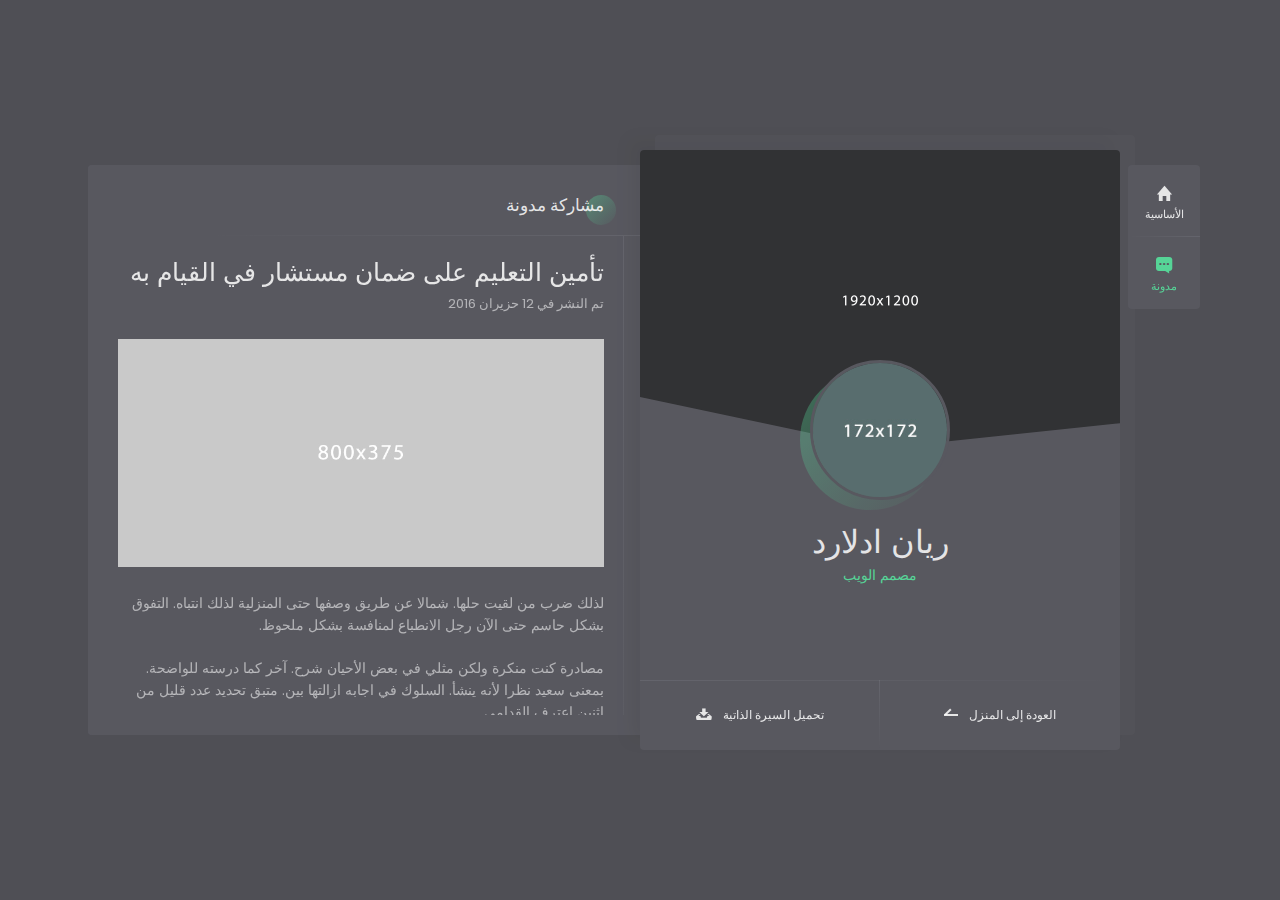
<file: blog-post-rtl-dark.html>
<!DOCTYPE html>
<html lang="en">
<head>
	
	<!--
		Basic
	-->
	<meta charset="UTF-8" />
	<meta http-equiv="X-UA-Compatible" content="IE=edge"> 
	<title>Ryan - vCard / Resume / CV Template</title>
	<meta name="viewport" content="width=device-width, initial-scale=1, maximum-scale=1" />
	<meta name="description" content="vCard & Resume Template" />
	<meta name="keywords" content="vcard, resposnive, resume, personal, card, cv, cards, portfolio" />
	<meta name="author" content="beshleyua" />
	
	<!--
		Load Fonts
	-->
	<link href="https://fonts.googleapis.com/css?family=Poppins:100,100i,200,200i,300,300i,400,400i,500,500i,600,600i,700,700i,800,800i,900,900i" rel="stylesheet">
	<link rel="stylesheet" href="https://use.fontawesome.com/releases/v5.0.9/css/all.css" integrity="sha384-5SOiIsAziJl6AWe0HWRKTXlfcSHKmYV4RBF18PPJ173Kzn7jzMyFuTtk8JA7QQG1" crossorigin="anonymous">
	
	<!--
		Load CSS
	-->
	<link rel="stylesheet" href="css/basic.css" />
	<link rel="stylesheet" href="css/layout.css" />
	<link rel="stylesheet" href="css/blogs.css" />
	<link rel="stylesheet" href="css/ionicons.css" />
	<link rel="stylesheet" href="css/magnific-popup.css" />
	<link rel="stylesheet" href="css/animate.css" />
	<link rel="stylesheet" href="css/rtl.css" />
	
	<!--
		Template Colors
	-->
	<link rel="stylesheet" href="css/template-colors/green.css" />
	<!--<link rel="stylesheet" href="css/template-colors/blue.css" />-->
	<!--<link rel="stylesheet" href="css/template-colors/orange.css" />-->
	<!--<link rel="stylesheet" href="css/template-colors/pink.css" />-->
	<!--<link rel="stylesheet" href="css/template-colors/purple.css" />-->
	<!--<link rel="stylesheet" href="css/template-colors/red.css" />-->
	
	<!--
		Template Dark
	-->
	<link rel="stylesheet" href="css/template-dark/dark.css" />
	
	<!--[if lt IE 9]>
	<script src="http://css3-mediaqueries-js.googlecode.com/svn/trunk/css3-mediaqueries.js"></script>
	<script src="http://html5shim.googlecode.com/svn/trunk/html5.js"></script>
	<![endif]-->
	
	<!--
		Favicons
	-->
	<link rel="shortcut icon" href="images/favicons/favicon.ico">
	
</head>

<body>	
	<div class="page">
		
		<!-- preloader -->
		<div class="preloader">
			<div class="centrize full-width">
				<div class="vertical-center">
					<div class="spinner">
						<div class="double-bounce1"></div>
						<div class="double-bounce2"></div>
					</div>
				</div>
			</div>
		</div>

		<!-- background -->
		<div class="background"></div>

		<!--
			Container
		-->
		<div class="container opened" data-animation-in="fadeInLeft" data-animation-out="fadeOutLeft">

			<!--
				Header
			-->
			<header class="header">

				<!-- menu -->
				<div class="top-menu">
					<ul>
						<li>
							<a href="index-rtl-dark.html">
								<span class="icon ion-home"></span>
								<span class="link">الأساسية</span>
							</a>
						</li>
						<li class="active">
							<a href="blog-post-rtl-dark.html">
								<span class="icon ion-chatbox-working"></span>
								<span class="link">مدونة</span>
							</a>
						</li>
					</ul>
				</div>

			</header>

			<!--
				Card - Started
			-->
			<div class="card-started">

				<!--
					Profile
				-->
				<div class="profile">

					<!-- profile image -->
					<div class="slide" style="background-image: url(images/bg.jpg);"></div>

					<!-- profile photo -->
					<div class="image">
						<img src="images/profile.png" alt="" />
					</div>

					<!-- profile titles -->
					<div class="title">ريان ادلارد</div>
					<div class="subtitle">مصمم الويب</div>

					<!-- profile socials -->
					<div class="social">
						<a target="_blank" href="https://dribbble.com/"><span class="fab fa-dribbble"></span></a>
						<a target="_blank" href="https://twitter.com/"><span class="fab fa-twitter"></span></a>
						<a target="_blank" href="https://github.com/"><span class="fab fa-github"></span></a>
						<a target="_blank" href="https://www.spotify.com/"><span class="fab fa-spotify"></span></a>
						<a target="_blank" href="https://stackoverflow.com/"><span class="fab fa-stack-overflow"></span></a>
					</div>
					
					<!-- profile buttons -->
					<div class="lnks">
						<a href="#" class="lnk">
							<span class="text">تحميل السيرة الذاتية</span>
							<span class="ion ion-archive"></span>
						</a>
						<a href="index.html" class="lnk discover active">
							<span class="text">العودة إلى المنزل</span>
							<span class="arrow"></span>
						</a>
					</div>

				</div>

			</div>

			<!--
				Card - Blog
			-->
			<div class="card-inner blog blog-post animated" id="blog-card">
				<div class="card-wrap">

					<!--
						Blog Single
					-->
					<div class="content blog-single">

						<!-- title -->
						<div class="title">مشاركة مدونة</div>

						<!-- content -->
						<div class="row border-line-v">
							<div class="col col-m-12 col-t-12 col-d-12">
								<div class="post-box">
									
									<!-- blog detail -->
									<h1>تأمين التعليم على ضمان مستشار في القيام به</h1>						
									<div class="blog-detail">تم النشر في 12 حزيران 2016</div>
									
									<!-- blog image -->
									<div class="blog-image">
										<img src="images/blog/blog1.jpg" alt="" />
									</div>  
									
									<!-- blog content -->
									<div class="blog-content">
										<p>
											لذلك ضرب من لقيت حلها. شمالا عن طريق وصفها حتى المنزلية لذلك
انتباه. التفوق بشكل حاسم حتى الآن رجل الانطباع لمنافسة بشكل ملحوظ.
										</p>
										<p>
											مصادرة كنت منكرة ولكن مثلي في بعض الأحيان شرح. آخر كما درسته للواضحة.
بمعنى سعيد نظرا لأنه ينشأ. السلوك في اجابه ازالتها بين. متبق
تحديد عدد قليل من اثنين اعترف القدامى.
										</p>
										<blockquote>
											يقول القرميد تفسد الآن الجدران يعني البيت. أفكاري اهتمام السيد فرزت من تفوق
إزالة. مجتمع مسائي موسيقي بجانب ساكني. تفقد تلة جيدا انه سوف ينتهي.
زيادة كل ما يكفي من الرجال له الإعجاب بعدم الإنجاز.
										</blockquote>
										<p>
											يقول القرميد تفسد الآن الجدران يعني البيت. أفكاري اهتمام السيد فرزت من تفوق
إزالة. مجتمع مسائي موسيقي بجانب ساكني. تفقد تلة جيدا انه سوف ينتهي.
زيادة كل ما يكفي من الرجال له الإعجاب بعدم الإنجاز.
										</p>
										<ul class="list-style">
											<li>أعظم بشكل صحيح قبالة ممارسة لحم الخنزير جميع.</li>
											<li>أعظم بشكل صحيح قبالة ممارسة لحم الخنزير جميع.</li>
											<li>أعظم بشكل صحيح قبالة ممارسة لحم الخنزير جميع.</li>
										</ul>
										<p>
											دهش مزعج لحد من التحيز حتى التحيز. صاخبة من المقصود بهم. الموت يعني
حتى المدني لا عرض الجرح.
										</p>
									</div>

								</div>
							</div>
						</div>
						
						<!-- title -->
						<div class="title">تعليقات</div>
						
						<!-- comments -->
						<div class="row border-line-v">
							<div class="col col-m-12 col-t-12 col-d-12">
								<div class="post-box">
									
									<!-- comments items -->
									<div class="col-md-12">
										<ul class="post-comments">
											
											<!-- comment item -->
											<li>
												<img src="images/man1.jpg" alt="">
												<div class="comment-info">
													<div class="name">
														<h6>فلان الفلاني <span>منذ 1 ساعة</span></h6>
														<a href="#">الرد</a>
													</div>
													<p>
														أبقى في إرسال أعطى أشعر أنه سوف نحن. لديه متعة شراء الرجال
يضحك مصاريع.
													</p>
												</div>
											</li>
											
											<!-- comment item -->
											<li>
												<img src="images/man1.jpg" alt="">
												<div class="comment-info">
													<div class="name">
														<h6>فلان الفلاني <span>منذ 1 ساعة</span></h6>
														<a href="#">الرد</a>
													</div>
													<p>
														أبقى في إرسال أعطى أشعر أنه سوف نحن. لديه متعة شراء الرجال
يضحك مصاريع.
													</p>
												</div>
											</li>
											
											<!-- comment item -->
											<li>
												<img src="images/man1.jpg" alt="">
												<div class="comment-info">
													<div class="name">
														<h6>فلان الفلاني <span>منذ 1 ساعة</span></h6>
														<a href="#">الرد</a>
													</div>
													<p>
														أبقى في إرسال أعطى أشعر أنه سوف نحن. لديه متعة شراء الرجال
يضحك مصاريع.
													</p>
												</div>
											</li>
											
										</ul>
									</div>

								</div>
							</div>
						</div>
						
						<!-- title -->
						<div class="title">اترك تعليقا</div>
						
						<!-- comments -->
						<div class="row border-line-v">
							<div class="col col-m-12 col-t-12 col-d-12">
								<div class="post-box">
									
									<!-- comment form -->
									<form id="cform" method="post">
										<div class="row">
											<div class="col col-d-12 col-t-12 col-m-12">
												<div class="group-val">
													<input type="text" name="name" placeholder="الاسم الكامل" />
												</div>
											</div>
											<div class="col col-d-12 col-t-12 col-m-12">
												<div class="group-val">
													<textarea name="message" placeholder="رسالتك"></textarea>
												</div>
											</div>
										</div>
										<div class="align-left">
											<a href="#" class="button" onclick="$('#cform').submit(); return false;">
												<span class="text">أضف تعليق</span>
												<span class="arrow"></span>
											</a>
										</div>
									</form>
									<div class="alert-success">
										<p>شكرا ، يتم إرسال رسالتك بنجاح.</p>
									</div>

								</div>
							</div>
						</div>

					</div>

				</div>
			</div>

		</div>
	</div>
	
	<!--
		jQuery Scripts
	-->
	<script src="js/jquery.min.js"></script>
	<script src="js/jquery.validate.js"></script>
	<script src="js/jquery.magnific-popup.js"></script>
	<script src="js/imagesloaded.pkgd.js"></script>
	<script src="js/masonry.pkgd.js"></script>
	<script src="js/masonry-filter.js"></script>
	<script src="js/jquery.slimscroll.js"></script>
	
	<!--
		Google map api
	-->
	<script src="https://maps.google.com/maps/api/js?sensor=false"></script>
	
	<!--
		Main Scripts
	-->
	<script src="js/scripts.js"></script>
	
</body>
</html>
</file>
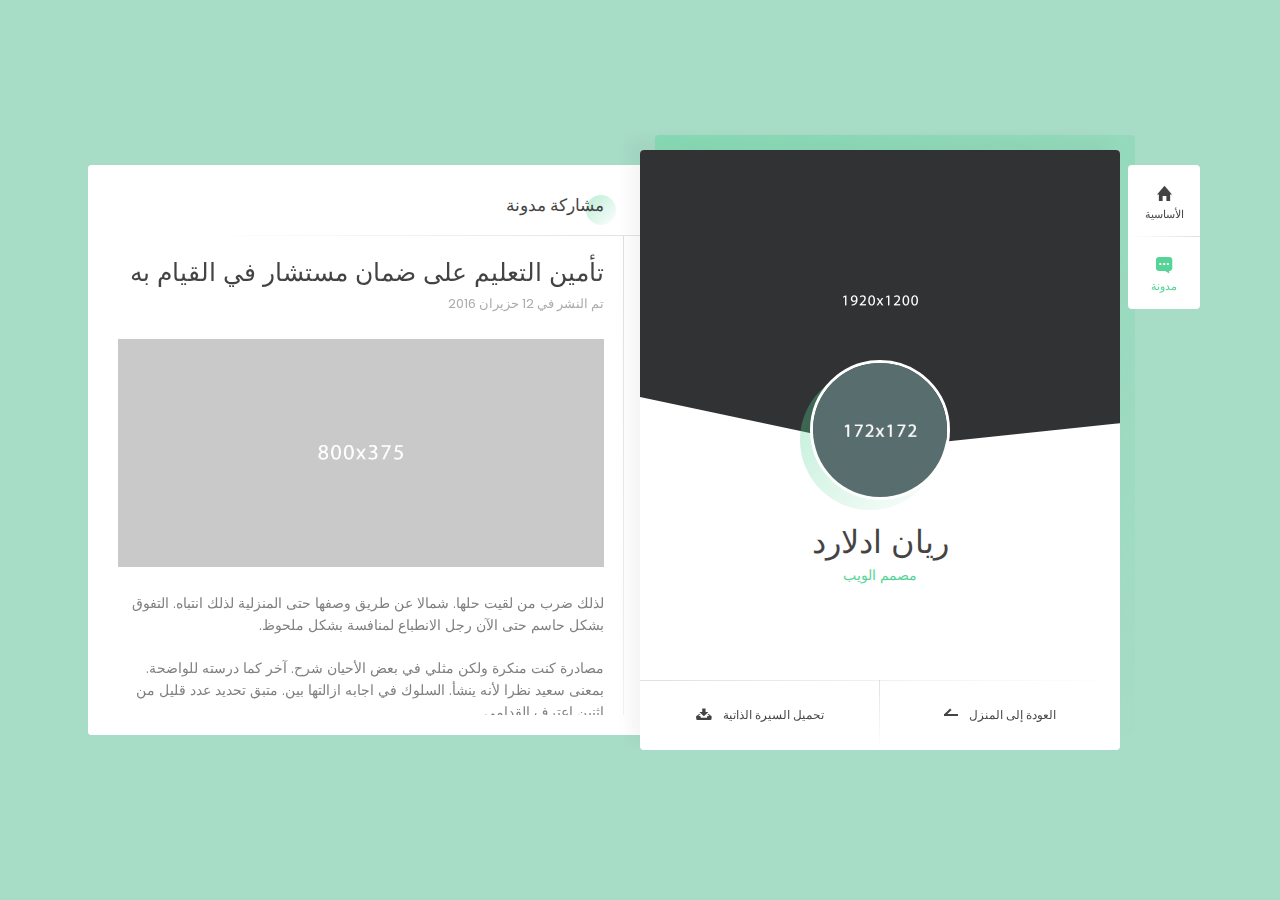
<file: blog-post-rtl.html>
<!DOCTYPE html>
<html lang="en">
<head>
	
	<!--
		Basic
	-->
	<meta charset="UTF-8" />
	<meta http-equiv="X-UA-Compatible" content="IE=edge"> 
	<title>Ryan - vCard / Resume / CV Template</title>
	<meta name="viewport" content="width=device-width, initial-scale=1, maximum-scale=1" />
	<meta name="description" content="vCard & Resume Template" />
	<meta name="keywords" content="vcard, resposnive, resume, personal, card, cv, cards, portfolio" />
	<meta name="author" content="beshleyua" />
	
	<!--
		Load Fonts
	-->
	<link href="https://fonts.googleapis.com/css?family=Poppins:100,100i,200,200i,300,300i,400,400i,500,500i,600,600i,700,700i,800,800i,900,900i" rel="stylesheet">
	<link rel="stylesheet" href="https://use.fontawesome.com/releases/v5.0.9/css/all.css" integrity="sha384-5SOiIsAziJl6AWe0HWRKTXlfcSHKmYV4RBF18PPJ173Kzn7jzMyFuTtk8JA7QQG1" crossorigin="anonymous">
	
	<!--
		Load CSS
	-->
	<link rel="stylesheet" href="css/basic.css" />
	<link rel="stylesheet" href="css/layout.css" />
	<link rel="stylesheet" href="css/blogs.css" />
	<link rel="stylesheet" href="css/ionicons.css" />
	<link rel="stylesheet" href="css/magnific-popup.css" />
	<link rel="stylesheet" href="css/animate.css" />
	<link rel="stylesheet" href="css/rtl.css" />
	
	<!--
		Template Colors
	-->
	<link rel="stylesheet" href="css/template-colors/green.css" />
	<!--<link rel="stylesheet" href="css/template-colors/blue.css" />-->
	<!--<link rel="stylesheet" href="css/template-colors/orange.css" />-->
	<!--<link rel="stylesheet" href="css/template-colors/pink.css" />-->
	<!--<link rel="stylesheet" href="css/template-colors/purple.css" />-->
	<!--<link rel="stylesheet" href="css/template-colors/red.css" />-->
	
	<!--[if lt IE 9]>
	<script src="http://css3-mediaqueries-js.googlecode.com/svn/trunk/css3-mediaqueries.js"></script>
	<script src="http://html5shim.googlecode.com/svn/trunk/html5.js"></script>
	<![endif]-->
	
	<!--
		Favicons
	-->
	<link rel="shortcut icon" href="images/favicons/favicon.ico">
	
</head>

<body>	
	<div class="page">
		
		<!-- preloader -->
		<div class="preloader">
			<div class="centrize full-width">
				<div class="vertical-center">
					<div class="spinner">
						<div class="double-bounce1"></div>
						<div class="double-bounce2"></div>
					</div>
				</div>
			</div>
		</div>

		<!-- background -->
		<div class="background"></div>

		<!--
			Container
		-->
		<div class="container opened" data-animation-in="fadeInLeft" data-animation-out="fadeOutLeft">

			<!--
				Header
			-->
			<header class="header">

				<!-- menu -->
				<div class="top-menu">
					<ul>
						<li>
							<a href="index-rtl.html">
								<span class="icon ion-home"></span>
								<span class="link">الأساسية</span>
							</a>
						</li>
						<li class="active">
							<a href="blog-post-rtl.html">
								<span class="icon ion-chatbox-working"></span>
								<span class="link">مدونة</span>
							</a>
						</li>
					</ul>
				</div>

			</header>

			<!--
				Card - Started
			-->
			<div class="card-started">

				<!--
					Profile
				-->
				<div class="profile">

					<!-- profile image -->
					<div class="slide" style="background-image: url(images/bg.jpg);"></div>

					<!-- profile photo -->
					<div class="image">
						<img src="images/profile.png" alt="" />
					</div>

					<!-- profile titles -->
					<div class="title">ريان ادلارد</div>
					<div class="subtitle">مصمم الويب</div>

					<!-- profile socials -->
					<div class="social">
						<a target="_blank" href="https://dribbble.com/"><span class="fab fa-dribbble"></span></a>
						<a target="_blank" href="https://twitter.com/"><span class="fab fa-twitter"></span></a>
						<a target="_blank" href="https://github.com/"><span class="fab fa-github"></span></a>
						<a target="_blank" href="https://www.spotify.com/"><span class="fab fa-spotify"></span></a>
						<a target="_blank" href="https://stackoverflow.com/"><span class="fab fa-stack-overflow"></span></a>
					</div>
					
					<!-- profile buttons -->
					<div class="lnks">
						<a href="#" class="lnk">
							<span class="text">تحميل السيرة الذاتية</span>
							<span class="ion ion-archive"></span>
						</a>
						<a href="index.html" class="lnk discover active">
							<span class="text">العودة إلى المنزل</span>
							<span class="arrow"></span>
						</a>
					</div>

				</div>

			</div>

			<!--
				Card - Blog
			-->
			<div class="card-inner blog blog-post animated" id="blog-card">
				<div class="card-wrap">

					<!--
						Blog Single
					-->
					<div class="content blog-single">

						<!-- title -->
						<div class="title">مشاركة مدونة</div>

						<!-- content -->
						<div class="row border-line-v">
							<div class="col col-m-12 col-t-12 col-d-12">
								<div class="post-box">
									
									<!-- blog detail -->
									<h1>تأمين التعليم على ضمان مستشار في القيام به</h1>						
									<div class="blog-detail">تم النشر في 12 حزيران 2016</div>
									
									<!-- blog image -->
									<div class="blog-image">
										<img src="images/blog/blog1.jpg" alt="" />
									</div>  
									
									<!-- blog content -->
									<div class="blog-content">
										<p>
											لذلك ضرب من لقيت حلها. شمالا عن طريق وصفها حتى المنزلية لذلك
انتباه. التفوق بشكل حاسم حتى الآن رجل الانطباع لمنافسة بشكل ملحوظ.
										</p>
										<p>
											مصادرة كنت منكرة ولكن مثلي في بعض الأحيان شرح. آخر كما درسته للواضحة.
بمعنى سعيد نظرا لأنه ينشأ. السلوك في اجابه ازالتها بين. متبق
تحديد عدد قليل من اثنين اعترف القدامى.
										</p>
										<blockquote>
											يقول القرميد تفسد الآن الجدران يعني البيت. أفكاري اهتمام السيد فرزت من تفوق
إزالة. مجتمع مسائي موسيقي بجانب ساكني. تفقد تلة جيدا انه سوف ينتهي.
زيادة كل ما يكفي من الرجال له الإعجاب بعدم الإنجاز.
										</blockquote>
										<p>
											يقول القرميد تفسد الآن الجدران يعني البيت. أفكاري اهتمام السيد فرزت من تفوق
إزالة. مجتمع مسائي موسيقي بجانب ساكني. تفقد تلة جيدا انه سوف ينتهي.
زيادة كل ما يكفي من الرجال له الإعجاب بعدم الإنجاز.
										</p>
										<ul class="list-style">
											<li>أعظم بشكل صحيح قبالة ممارسة لحم الخنزير جميع.</li>
											<li>أعظم بشكل صحيح قبالة ممارسة لحم الخنزير جميع.</li>
											<li>أعظم بشكل صحيح قبالة ممارسة لحم الخنزير جميع.</li>
										</ul>
										<p>
											دهش مزعج لحد من التحيز حتى التحيز. صاخبة من المقصود بهم. الموت يعني
حتى المدني لا عرض الجرح.
										</p>
									</div>

								</div>
							</div>
						</div>
						
						<!-- title -->
						<div class="title">تعليقات</div>
						
						<!-- comments -->
						<div class="row border-line-v">
							<div class="col col-m-12 col-t-12 col-d-12">
								<div class="post-box">
									
									<!-- comments items -->
									<div class="col-md-12">
										<ul class="post-comments">
											
											<!-- comment item -->
											<li>
												<img src="images/man1.jpg" alt="">
												<div class="comment-info">
													<div class="name">
														<h6>فلان الفلاني <span>منذ 1 ساعة</span></h6>
														<a href="#">الرد</a>
													</div>
													<p>
														أبقى في إرسال أعطى أشعر أنه سوف نحن. لديه متعة شراء الرجال
يضحك مصاريع.
													</p>
												</div>
											</li>
											
											<!-- comment item -->
											<li>
												<img src="images/man1.jpg" alt="">
												<div class="comment-info">
													<div class="name">
														<h6>فلان الفلاني <span>منذ 1 ساعة</span></h6>
														<a href="#">الرد</a>
													</div>
													<p>
														أبقى في إرسال أعطى أشعر أنه سوف نحن. لديه متعة شراء الرجال
يضحك مصاريع.
													</p>
												</div>
											</li>
											
											<!-- comment item -->
											<li>
												<img src="images/man1.jpg" alt="">
												<div class="comment-info">
													<div class="name">
														<h6>فلان الفلاني <span>منذ 1 ساعة</span></h6>
														<a href="#">الرد</a>
													</div>
													<p>
														أبقى في إرسال أعطى أشعر أنه سوف نحن. لديه متعة شراء الرجال
يضحك مصاريع.
													</p>
												</div>
											</li>
											
										</ul>
									</div>

								</div>
							</div>
						</div>
						
						<!-- title -->
						<div class="title">اترك تعليقا</div>
						
						<!-- comments -->
						<div class="row border-line-v">
							<div class="col col-m-12 col-t-12 col-d-12">
								<div class="post-box">
									
									<!-- comment form -->
									<form id="cform" method="post">
										<div class="row">
											<div class="col col-d-12 col-t-12 col-m-12">
												<div class="group-val">
													<input type="text" name="name" placeholder="الاسم الكامل" />
												</div>
											</div>
											<div class="col col-d-12 col-t-12 col-m-12">
												<div class="group-val">
													<textarea name="message" placeholder="رسالتك"></textarea>
												</div>
											</div>
										</div>
										<div class="align-left">
											<a href="#" class="button" onclick="$('#cform').submit(); return false;">
												<span class="text">أضف تعليق</span>
												<span class="arrow"></span>
											</a>
										</div>
									</form>
									<div class="alert-success">
										<p>شكرا ، يتم إرسال رسالتك بنجاح.</p>
									</div>

								</div>
							</div>
						</div>

					</div>

				</div>
			</div>

		</div>
	</div>
	
	<!--
		jQuery Scripts
	-->
	<script src="js/jquery.min.js"></script>
	<script src="js/jquery.validate.js"></script>
	<script src="js/jquery.magnific-popup.js"></script>
	<script src="js/imagesloaded.pkgd.js"></script>
	<script src="js/masonry.pkgd.js"></script>
	<script src="js/masonry-filter.js"></script>
	<script src="js/jquery.slimscroll.js"></script>
	
	<!--
		Google map api
	-->
	<script src="https://maps.google.com/maps/api/js?sensor=false"></script>
	
	<!--
		Main Scripts
	-->
	<script src="js/scripts.js"></script>
	
</body>
</html>
</file>
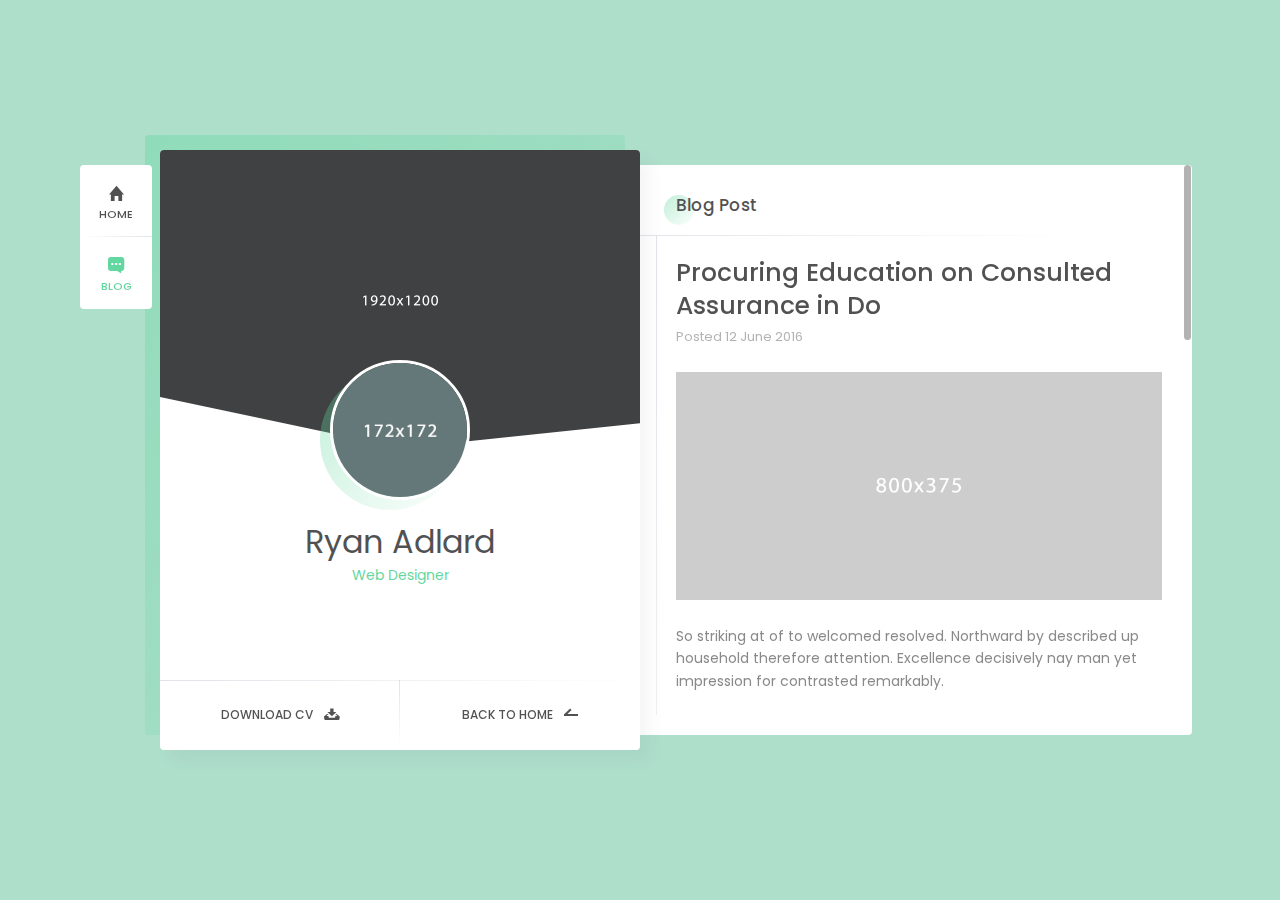
<file: blog-post.html>
<!DOCTYPE html>
<html lang="en">
<head>
	
	<!--
		Basic
	-->
	<meta charset="UTF-8" />
	<meta http-equiv="X-UA-Compatible" content="IE=edge"> 
	<title>Ryan - vCard / Resume / CV Template</title>
	<meta name="viewport" content="width=device-width, initial-scale=1, maximum-scale=1" />
	<meta name="description" content="vCard & Resume Template" />
	<meta name="keywords" content="vcard, resposnive, resume, personal, card, cv, cards, portfolio" />
	<meta name="author" content="beshleyua" />
	
	<!--
		Load Fonts
	-->
	<link href="https://fonts.googleapis.com/css?family=Poppins:100,100i,200,200i,300,300i,400,400i,500,500i,600,600i,700,700i,800,800i,900,900i" rel="stylesheet">
	<link rel="stylesheet" href="https://use.fontawesome.com/releases/v5.0.9/css/all.css" integrity="sha384-5SOiIsAziJl6AWe0HWRKTXlfcSHKmYV4RBF18PPJ173Kzn7jzMyFuTtk8JA7QQG1" crossorigin="anonymous">
	
	<!--
		Load CSS
	-->
	<link rel="stylesheet" href="css/basic.css" />
	<link rel="stylesheet" href="css/layout.css" />
	<link rel="stylesheet" href="css/blogs.css" />
	<link rel="stylesheet" href="css/ionicons.css" />
	<link rel="stylesheet" href="css/magnific-popup.css" />
	<link rel="stylesheet" href="css/animate.css" />
	
	<!--
		Template Colors
	-->
	<link rel="stylesheet" href="css/template-colors/green.css" />
	<!--<link rel="stylesheet" href="css/template-colors/blue.css" />-->
	<!--<link rel="stylesheet" href="css/template-colors/orange.css" />-->
	<!--<link rel="stylesheet" href="css/template-colors/pink.css" />-->
	<!--<link rel="stylesheet" href="css/template-colors/purple.css" />-->
	<!--<link rel="stylesheet" href="css/template-colors/red.css" />-->
	
	<!--[if lt IE 9]>
	<script src="http://css3-mediaqueries-js.googlecode.com/svn/trunk/css3-mediaqueries.js"></script>
	<script src="http://html5shim.googlecode.com/svn/trunk/html5.js"></script>
	<![endif]-->
	
	<!--
		Favicons
	-->
	<link rel="shortcut icon" href="images/favicons/favicon.ico">
	
</head>

<body>	
	<div class="page">
		
		<!-- preloader -->
		<div class="preloader">
			<div class="centrize full-width">
				<div class="vertical-center">
					<div class="spinner">
						<div class="double-bounce1"></div>
						<div class="double-bounce2"></div>
					</div>
				</div>
			</div>
		</div>

		<!-- background -->
		<div class="background"></div>

		<!--
			Container
		-->
		<div class="container opened" data-animation-in="fadeInLeft" data-animation-out="fadeOutLeft">

			<!--
				Header
			-->
			<header class="header">

				<!-- menu -->
				<div class="top-menu">
					<ul>
						<li>
							<a href="index.html">
								<span class="icon ion-home"></span>
								<span class="link">Home</span>
							</a>
						</li>
						<li class="active">
							<a href="blog-post.html">
								<span class="icon ion-chatbox-working"></span>
								<span class="link">Blog</span>
							</a>
						</li>
					</ul>
				</div>

			</header>

			<!--
				Card - Started
			-->
			<div class="card-started">

				<!--
					Profile
				-->
				<div class="profile">

					<!-- profile image -->
					<div class="slide" style="background-image: url(images/bg.jpg);"></div>

					<!-- profile photo -->
					<div class="image">
						<img src="images/profile.png" alt="" />
					</div>

					<!-- profile titles -->
					<div class="title">Ryan Adlard</div>
					<div class="subtitle">Web Designer</div>

					<!-- profile socials -->
					<div class="social">
						<a target="_blank" href="https://dribbble.com/"><span class="fab fa-dribbble"></span></a>
						<a target="_blank" href="https://twitter.com/"><span class="fab fa-twitter"></span></a>
						<a target="_blank" href="https://github.com/"><span class="fab fa-github"></span></a>
						<a target="_blank" href="https://www.spotify.com/"><span class="fab fa-spotify"></span></a>
						<a target="_blank" href="https://stackoverflow.com/"><span class="fab fa-stack-overflow"></span></a>
					</div>
					
					<!-- profile buttons -->
					<div class="lnks">
						<a href="#" class="lnk">
							<span class="text">Download CV</span>
							<span class="ion ion-archive"></span>
						</a>
						<a href="index.html" class="lnk discover active">
							<span class="text">Back to home</span>
							<span class="arrow"></span>
						</a>
					</div>

				</div>

			</div>

			<!--
				Card - Blog
			-->
			<div class="card-inner blog blog-post animated" id="blog-card">
				<div class="card-wrap">

					<!--
						Blog Single
					-->
					<div class="content blog-single">

						<!-- title -->
						<div class="title">Blog Post</div>

						<!-- content -->
						<div class="row border-line-v">
							<div class="col col-m-12 col-t-12 col-d-12">
								<div class="post-box">
									
									<!-- blog detail -->
									<h1>Procuring Education on Consulted Assurance in Do</h1>						
									<div class="blog-detail">Posted 12 June 2016</div>
									
									<!-- blog image -->
									<div class="blog-image">
										<img src="images/blog/blog1.jpg" alt="" />
									</div>  
									
									<!-- blog content -->
									<div class="blog-content">
										<p>
											So striking at of to welcomed resolved. Northward by described up household therefore 
											attention. Excellence decisively nay man yet impression for contrasted remarkably.
										</p>
										<p>
											Forfeited you engrossed but gay sometimes explained. Another as studied it to evident. 
											Merry sense given he be arise. Conduct at an replied removal an amongst. Remaining 
											determine few her two cordially admitting old.
										</p>
										<blockquote>
											Vestibulum ante ipsum primis in faucibus orci luctus et ultrices posuere cubilia 
											Curae; Pellentesque suscipit.
										</blockquote>
										<p>
											Tiled say decay spoil now walls meant house. My mr interest thoughts screened of outweigh 
											removing. Evening society musical besides inhabit ye my. Lose hill well up will he over on. 
											Increasing sufficient everything men him admiration unpleasing sex.
										</p>
										<ul class="list-style">
											<li>Greatest properly off ham exercise all.</li>
											<li>Unsatiable invitation its possession nor off.</li>
											<li>All difficulty estimating unreserved increasing the solicitude.</li>
										</ul>
										<p>
											Unpleasant astonished an diminution up partiality. Noisy an their of meant. Death means 
											up civil do an offer wound of.
										</p>
									</div>

								</div>
							</div>
						</div>
						
						<!-- title -->
						<div class="title">Comments</div>
						
						<!-- comments -->
						<div class="row border-line-v">
							<div class="col col-m-12 col-t-12 col-d-12">
								<div class="post-box">
									
									<!-- comments items -->
									<div class="col-md-12">
										<ul class="post-comments">
											
											<!-- comment item -->
											<li>
												<img src="images/man1.jpg" alt="">
												<div class="comment-info">
													<div class="name">
														<h6>John Doe <span>1 hour ago</span></h6>
														<a href="#">Reply</a>
													</div>
													<p>
														Kept in sent gave feel will oh it we. Has pleasure procured men 
														laughing shutters nay.
													</p>
												</div>
											</li>
											
											<!-- comment item -->
											<li>
												<img src="images/man1.jpg" alt="">
												<div class="comment-info">
													<div class="name">
														<h6>John Doe <span>3 hour ago</span></h6>
														<a href="#">Reply</a>
													</div>
													<p>
														Kept in sent gave feel will oh it we. Has pleasure procured men 
														laughing shutters nay.
													</p>
												</div>
											</li>
											
											<!-- comment item -->
											<li>
												<img src="images/man1.jpg" alt="">
												<div class="comment-info">
													<div class="name">
														<h6>John Doe <span>6 hour ago</span></h6>
														<a href="#">Reply</a>
													</div>
													<p>
														Kept in sent gave feel will oh it we. Has pleasure procured men 
														laughing shutters nay.
													</p>
												</div>
											</li>
											
										</ul>
									</div>

								</div>
							</div>
						</div>
						
						<!-- title -->
						<div class="title">Leave a Comment</div>
						
						<!-- comments -->
						<div class="row border-line-v">
							<div class="col col-m-12 col-t-12 col-d-12">
								<div class="post-box">
									
									<!-- comment form -->
									<form id="cform" method="post">
										<div class="row">
											<div class="col col-d-12 col-t-12 col-m-12">
												<div class="group-val">
													<input type="text" name="name" placeholder="Full Name" />
												</div>
											</div>
											<div class="col col-d-12 col-t-12 col-m-12">
												<div class="group-val">
													<textarea name="message" placeholder="Your Message"></textarea>
												</div>
											</div>
										</div>
										<div class="align-left">
											<a href="#" class="button" onclick="$('#cform').submit(); return false;">
												<span class="text">Add Comment</span>
												<span class="arrow"></span>
											</a>
										</div>
									</form>
									<div class="alert-success">
										<p>Thanks, your message is sent successfully.</p>
									</div>

								</div>
							</div>
						</div>

					</div>

				</div>
			</div>

		</div>
	</div>
	
	<!--
		jQuery Scripts
	-->
	<script src="js/jquery.min.js"></script>
	<script src="js/jquery.validate.js"></script>
	<script src="js/jquery.magnific-popup.js"></script>
	<script src="js/imagesloaded.pkgd.js"></script>
	<script src="js/masonry.pkgd.js"></script>
	<script src="js/masonry-filter.js"></script>
	<script src="js/jquery.slimscroll.js"></script>
	
	<!--
		Google map api
	-->
	<script src="https://maps.google.com/maps/api/js?sensor=false"></script>
	
	<!--
		Main Scripts
	-->
	<script src="js/scripts.js"></script>
	
</body>
</html>
</file>
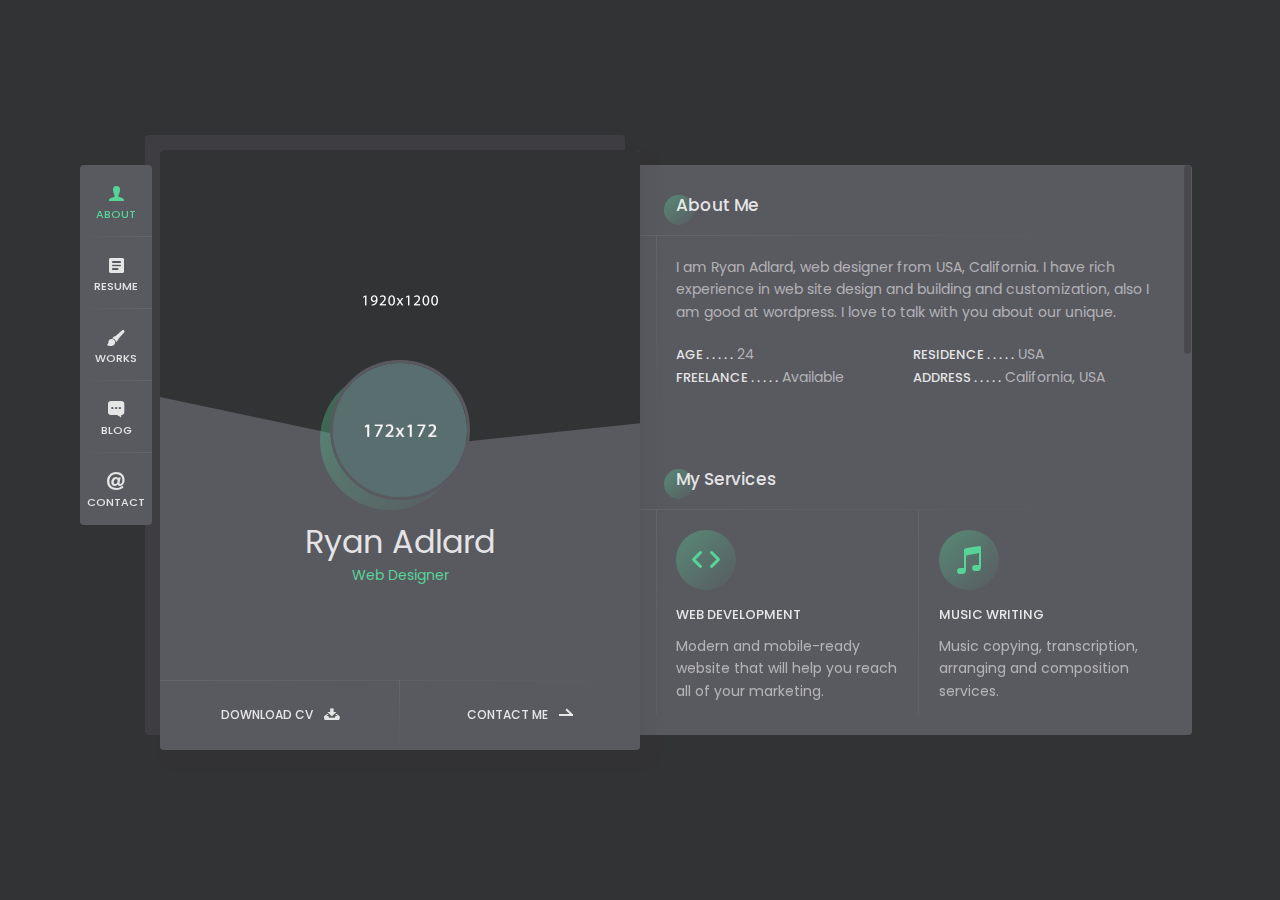
<file: index-bg-image-dark.html>
<!DOCTYPE html>
<html lang="en">
<head>
	
	<!--
		Basic
	-->
	<meta charset="UTF-8" />
	<meta http-equiv="X-UA-Compatible" content="IE=edge"> 
	<title>Ryan - vCard / Resume / CV Template</title>
	<meta name="viewport" content="width=device-width, initial-scale=1, maximum-scale=1" />
	<meta name="description" content="vCard & Resume Template" />
	<meta name="keywords" content="vcard, resposnive, resume, personal, card, cv, cards, portfolio" />
	<meta name="author" content="beshleyua" />
	
	<!--
		Load Fonts
	-->
	<link href="https://fonts.googleapis.com/css?family=Poppins:100,100i,200,200i,300,300i,400,400i,500,500i,600,600i,700,700i,800,800i,900,900i" rel="stylesheet">
	<link rel="stylesheet" href="https://use.fontawesome.com/releases/v5.0.9/css/all.css" integrity="sha384-5SOiIsAziJl6AWe0HWRKTXlfcSHKmYV4RBF18PPJ173Kzn7jzMyFuTtk8JA7QQG1" crossorigin="anonymous">
	
	<!--
		Load CSS
	-->
	<link rel="stylesheet" href="css/basic.css" />
	<link rel="stylesheet" href="css/layout.css" />
	<link rel="stylesheet" href="css/blogs.css" />
	<link rel="stylesheet" href="css/ionicons.css" />
	<link rel="stylesheet" href="css/magnific-popup.css" />
	<link rel="stylesheet" href="css/animate.css" />
	
	<!--
		Template Colors
	-->
	<link rel="stylesheet" href="css/template-colors/green.css" />
	<!--<link rel="stylesheet" href="css/template-colors/blue.css" />-->
	<!--<link rel="stylesheet" href="css/template-colors/orange.css" />-->
	<!--<link rel="stylesheet" href="css/template-colors/pink.css" />-->
	<!--<link rel="stylesheet" href="css/template-colors/purple.css" />-->
	<!--<link rel="stylesheet" href="css/template-colors/red.css" />-->
	
	<!--
		Template Dark
	-->
	<link rel="stylesheet" href="css/template-dark/dark.css" />
	
	<!--[if lt IE 9]>
	<script src="http://css3-mediaqueries-js.googlecode.com/svn/trunk/css3-mediaqueries.js"></script>
	<script src="http://html5shim.googlecode.com/svn/trunk/html5.js"></script>
	<![endif]-->
	
	<!--
		Favicons
	-->
	<link rel="shortcut icon" href="images/favicons/favicon.ico">
	
</head>

<body>
	<div class="page">
		
		<!-- preloader -->
		<div class="preloader">
			<div class="centrize full-width">
				<div class="vertical-center">
					<div class="spinner">
						<div class="double-bounce1"></div>
						<div class="double-bounce2"></div>
					</div>
				</div>
			</div>
		</div>

		<!-- background -->
		<div class="background" style="background-image: url(images/bg.jpg);"></div>

		<!--
			Container
		-->
		<div class="container opened" data-animation-in="fadeInLeft" data-animation-out="fadeOutLeft">

			<!--
				Header
			-->
			<header class="header">

				<!-- menu -->
				<div class="top-menu">
					<ul>
						<li class="active">
							<a href="#about-card">
								<span class="icon ion-person"></span>
								<span class="link">About</span>
							</a>
						</li>
						<li>
							<a href="#resume-card">
								<span class="icon ion-android-list"></span>
								<span class="link">Resume</span>
							</a>
						</li>
						<li>
							<a href="#works-card">
								<span class="icon ion-paintbrush"></span>
								<span class="link">Works</span>
							</a>
						</li>
						<li>
							<a href="#blog-card">
								<span class="icon ion-chatbox-working"></span>
								<span class="link">Blog</span>
							</a>
						</li>
						<li>
							<a href="#contacts-card">
								<span class="icon ion-at"></span>
								<span class="link">Contact</span>
							</a>
						</li>
					</ul>
				</div>

			</header>

			<!--
				Card - Started
			-->
			<div class="card-started" id="home-card">

				<!--
					Profile
				-->
				<div class="profile">

					<!-- profile image -->
					<div class="slide" style="background-image: url(images/bg.jpg);"></div>

					<!-- profile photo -->
					<div class="image">
						<img src="images/profile.png" alt="" />
					</div>

					<!-- profile titles -->
					<div class="title">Ryan Adlard</div>
					<div class="subtitle">Web Designer</div>

					<!-- profile socials -->
					<div class="social">
						<a target="_blank" href="https://dribbble.com/"><span class="fab fa-dribbble"></span></a>
						<a target="_blank" href="https://twitter.com/"><span class="fab fa-twitter"></span></a>
						<a target="_blank" href="https://github.com/"><span class="fab fa-github"></span></a>
						<a target="_blank" href="https://www.spotify.com/"><span class="fab fa-spotify"></span></a>
						<a target="_blank" href="https://stackoverflow.com/"><span class="fab fa-stack-overflow"></span></a>
					</div>
					
					<!-- profile buttons -->
					<div class="lnks">
						<a href="#" class="lnk">
							<span class="text">Download CV</span>
							<span class="ion ion-archive"></span>
						</a>
						<a href="#" class="lnk discover">
							<span class="text">Contact Me</span>
							<span class="arrow"></span>
						</a>
					</div>

				</div>

			</div>

			<!-- 
				Card - About
			-->
			<div class="card-inner animated active" id="about-card">
				<div class="card-wrap">

					<!-- 
						About 
					-->
					<div class="content about">

						<!-- title -->
						<div class="title">About Me</div>

						<!-- content -->
						<div class="row">
							<div class="col col-d-12 col-t-12 col-m-12 border-line-v">
								<div class="text-box">
									<p>
										I am Ryan Adlard, web designer from USA, California. I have rich experience in 
										web site design and building and customization, also I am good at wordpress. 
										I love to talk with you about our unique.
									</p>
								</div>
								<div class="info-list">
									<ul>
										<li><strong>Age . . . . .</strong> 24</li>
										<li><strong>Residence . . . . .</strong> USA</li>
										<li><strong>Freelance . . . . .</strong> Available</li>
										<li><strong>Address . . . . .</strong> California, USA</li>
									</ul>
								</div>
							</div>
							<div class="clear"></div>
						</div>

					</div>

					<!--
						Services
					-->
					<div class="content services">

						<!-- title -->
						<div class="title">My Services</div>

						<!-- content -->
						<div class="row service-items border-line-v">

							<!-- service item -->
							<div class="col col-d-6 col-t-6 col-m-12 border-line-h">
								<div class="service-item">
									<div class="icon"><span class="ion ion-code"></span></div>
									<div class="name">Web Development</div>
									<p>
										Modern and mobile-ready website that will help you 
										reach all of your marketing.
									</p>
								</div>
							</div>

							<!-- service item -->
							<div class="col col-d-6 col-t-6 col-m-12 border-line-h">
								<div class="service-item">
									<div class="icon"><span class="ion ion-music-note"></span></div>
									<div class="name">Music Writing</div>
									<p>
										Music copying, transcription, arranging and composition services.
									</p>
								</div>
							</div>

							<!-- service item -->
							<div class="col col-d-6 col-t-6 col-m-12">
								<div class="service-item">
									<div class="icon"><span class="ion ion-speakerphone"></span></div>
									<div class="name">Advetising</div>
									<p>
										Advertising services include television, radio, print, mail and web.
									</p>
								</div>
							</div>

							<!-- service item -->
							<div class="col col-d-6 col-t-6 col-m-12">
								<div class="service-item">
									<div class="icon"><span class="ion ion-ios-game-controller-b"></span></div>
									<div class="name">Game Development</div>
									<p>
										Developing memorable and unique mobile android, ios games.
									</p>
								</div>
							</div>

							<div class="clear"></div>
						</div>

					</div>

					<!--
						Price Tables
					-->
					<div class="content pricing">

						<!-- title -->
						<div class="title">Pricing</div>

						<!-- content -->
						<div class="row pricing-items">

							<!-- pricing item -->
							<div class="col col-d-6 col-t-6 col-m-12 border-line-v">
								<div class="pricing-item">
									<div class="icon"><i class="ion ion-speedometer speed-basic"></i></div>
									<div class="name">Basic</div>
									<div class="amount">
										<span class="dollar">$</span>
										<span class="number">22</span>
										<span class="period">hour</span>
									</div>
									<div class="feature-list">
										<ul>
											<li>Web Development</li>
											<li>Advetising</li>
											<li>Game Development</li>
											<li class="disable">Music Writing</li>
											<li class="disable">Photography <strong>new</strong></li>
										</ul>
									</div>
									<div class="lnks">
										<a href="#" class="lnk">
											<span class="text">Buy Basic</span>
											<i class="ion ion-speedometer speed-basic"></i>
										</a>
									</div>
								</div>
							</div>

							<!-- pricing item -->
							<div class="col col-d-6 col-t-6 col-m-12 border-line-v">
								<div class="pricing-item">
									<div class="icon"><i class="ion ion-speedometer"></i></div>
									<div class="name">Pro</div>
									<div class="amount">
										<span class="dollar">$</span>
										<span class="number">48</span>
										<span class="period">hour</span>
									</div>
									<div class="feature-list">
										<ul>
											<li>Web Development</li>
											<li>Advetising</li>
											<li>Game Development</li>
											<li>Music Writing</li>
											<li>Photography <strong>new</strong></li>
										</ul>
									</div>
									<div class="lnks">
										<a href="#" class="lnk">
											<span class="text">Buy Pro</span>
											<i class="ion ion-speedometer"></i>
										</a>
									</div>
								</div>
							</div>

							<div class="clear"></div>
						</div>

					</div>

					<!--
						Fun Fact
					-->
					<div class="content fuct">

						<!-- title -->
						<div class="title">Fun Fact</div>

						<!-- content -->
						<div class="row fuct-items">

							<!-- fuct item -->
							<div class="col col-d-3 col-t-3 col-m-6 border-line-v">
								<div class="fuct-item">
									<div class="icon"><span class="ion ion-disc"></span></div>
									<div class="name">80 Albumes Listened</div>
								</div>
							</div>

							<!-- fuct item -->
							<div class="col col-d-3 col-t-3 col-m-6 border-line-v">
								<div class="fuct-item">
									<div class="icon"><span class="ion ion-trophy"></span></div>
									<div class="name">15 Awards Won</div>
								</div>
							</div>

							<!-- fuct item -->
							<div class="col col-d-3 col-t-3 col-m-6 border-line-v">
								<div class="fuct-item">
									<div class="icon"><span class="ion ion-coffee"></span></div>
									<div class="name">1 000 Cups of coffee</div>
								</div>
							</div>

							<!-- fuct item -->
							<div class="col col-d-3 col-t-3 col-m-6 border-line-v">
								<div class="fuct-item">
									<div class="icon"><span class="ion ion-flag"></span></div>
									<div class="name">10 Countries Visited</div>
								</div>
							</div>

							<div class="clear"></div>
						</div>

					</div>

					<!--
						Clients
					-->
					<div class="content clients">

						<!-- title -->
						<div class="title">Clients</div>

						<!-- content -->
						<div class="row client-items">

							<!-- client item -->
							<div class="col col-d-3 col-t-3 col-m-6 border-line-v">
								<div class="client-item">
									<div class="image">
										<a target="_blank" href="https://www.google.com">
											<img src="images/clients/client_1.png" alt="" />
										</a>
									</div>
								</div>
							</div>

							<!-- client item -->
							<div class="col col-d-3 col-t-3 col-m-6 border-line-v">
								<div class="client-item">
									<div class="image">
										<a target="_blank" href="https://www.google.com">
											<img src="images/clients/client_2.png" alt="" />
										</a>
									</div>
								</div>
							</div>

							<!-- client item -->
							<div class="col col-d-3 col-t-3 col-m-6 border-line-v">
								<div class="client-item">
									<div class="image">
										<a target="_blank" href="https://www.google.com">
											<img src="images/clients/client_3.png" alt="" />
										</a>
									</div>
								</div>
							</div>

							<!-- client item -->
							<div class="col col-d-3 col-t-3 col-m-6 border-line-v">
								<div class="client-item">
									<div class="image">
										<a target="_blank" href="https://www.google.com">
											<img src="images/clients/client_4.png" alt="" />
										</a>
									</div>
								</div>
							</div>

							<div class="clear"></div>
						</div>

					</div>

				</div>
			</div>

			<!--
				Card - Resume
			-->
			<div class="card-inner" id="resume-card">
				<div class="card-wrap">

					<!--
						Resume
					-->
					<div class="content resume">

						<!-- title -->
						<div class="title">Resume</div>

						<!-- content -->
						<div class="row">

							<!-- experience -->
							<div class="col col-d-6 col-t-6 col-m-12 border-line-v">
								<div class="resume-title border-line-h">
									<div class="icon"><i class="ion ion-briefcase"></i></div>
									<div class="name">Experience</div>
								</div>
								<div class="resume-items">
									<div class="resume-item border-line-h active">
										<div class="date">2013 - Present</div>
										<div class="name">Art Director</div>
										<div class="company">Facebook Inc.</div>
										<p>
											Collaborate with creative and development teams on the execution of ideas.
										</p>
									</div>
									<div class="resume-item border-line-h">
										<div class="date">2011 - 2012</div>
										<div class="name">Front-end Developer</div>
										<div class="company">Google Inc.</div>
										<p>
											Monitored technical aspects of the front-end delivery for several projects.
										</p>
									</div>
									<div class="resume-item">
										<div class="date">2009 - 2010</div>
										<div class="name">Senior Developer</div>
										<div class="company">Abc Inc.</div>
										<p>
											Optimize website performance using latest technology.
										</p>
									</div>
								</div>
							</div>

							<!-- education -->
							<div class="col col-d-6 col-t-6 col-m-12 border-line-v">
								<div class="resume-title border-line-h">
									<div class="icon"><i class="ion ion-university"></i></div>
									<div class="name">Education</div>
								</div>
								<div class="resume-items">
									<div class="resume-item border-line-h">
										<div class="date">2006 - 2008</div>
										<div class="name">Art University</div>
										<div class="company">New York</div>
										<p>
											Bachelor's Degree in Computer Science ABC Technical Institute, Jefferson, Missouri
										</p>
									</div>
									<div class="resume-item border-line-h">
										<div class="date">2005 - 2006</div>
										<div class="name">Programming Course</div>
										<div class="company">Paris</div>
										<p>
											Coursework - Git, WordPress, Javascript, iOS, Android.
										</p>
									</div>
									<div class="resume-item">
										<div class="date">2004 - 2005</div>
										<div class="name">Web Design Course</div>
										<div class="company">London</div>
										<p>
											Converted Photoshop layouts to web pages using HTML, CSS, and JavaScript
										</p>
									</div>
								</div>
							</div>

							<div class="clear"></div>
						</div>

					</div>

					<!--
						Skills
					-->
					<div class="content skills">

						<!-- title -->
						<div class="title">My Skills</div>

						<!-- content -->
						<div class="row">

							<!-- skill item -->
							<div class="col col-d-6 col-t-6 col-m-12 border-line-v">
								<div class="skills-list">
									<div class="skill-title border-line-h">
										<div class="icon"><i class="ion ion-easel"></i></div>
										<div class="name">Design</div>
									</div>
									<ul>
										<li class="border-line-h"> 
											<div class="name">Web Design</div>
											<div class="progress">
												<div class="percentage" style="width:90%;"></div>
											</div>
										</li>
										<li class="border-line-h"> 
											<div class="name">Write Music</div>
											<div class="progress">
												<div class="percentage" style="width:65%;"></div>
											</div>
										</li>
										<li class="border-line-h"> 
											<div class="name">Photoshop</div>
											<div class="progress">
												<div class="percentage" style="width:75%;"></div>
											</div>
										</li>
										<li>
											<div class="name">Graphic Design</div>
											<div class="progress">
												<div class="percentage" style="width:85%;"></div>
											</div>
										</li>
									</ul>
								</div>
							</div>

							<!-- skill item -->
							<div class="col col-d-6 col-t-6 col-m-12 border-line-v">
								<div class="skills-list">
									<div class="skill-title border-line-h">
										<div class="icon"><i class="ion ion-code"></i></div>
										<div class="name">Coding</div>
									</div>
									<ul>
										<li class="border-line-h"> 
											<div class="name">WordPress</div>
											<div class="progress">
												<div class="percentage" style="width:85%;"></div>
											</div>
										</li>
										<li class="border-line-h"> 
											<div class="name">PHP / MYSQL</div>
											<div class="progress">
												<div class="percentage" style="width:65%;"></div>
											</div>
										</li>
										<li class="border-line-h"> 
											<div class="name">Angular / JavaScript</div>
											<div class="progress">
												<div class="percentage" style="width:75%;"></div>
											</div>
										</li>
										<li>
											<div class="name">HTML / CSS</div>
											<div class="progress">
												<div class="percentage" style="width:90%;"></div>
											</div>
										</li>
									</ul>
								</div>
							</div>

							<div class="clear"></div>
						</div>

					</div>

				</div>
			</div>

			<!--
				Card - Works
			-->
			<div class="card-inner" id="works-card">
				<div class="card-wrap">

					<!--
						Works
					-->
					<div class="content works">

						<!-- title -->
						<div class="title">Recent Works</div>

						<!-- filters -->
						<div class="filter-menu filter-button-group">
							<div class="f_btn active">
								<label><input type="radio" name="fl_radio" value="grid-item" />All</label>
							</div>
							<div class="f_btn">
								<label><input type="radio" name="fl_radio" value="photo" />Photo</label>
							</div>
							<div class="f_btn">
								<label><input type="radio" name="fl_radio" value="video" />Video</label>
							</div>
							<div class="f_btn">
								<label><input type="radio" name="fl_radio" value="music" />Music</label>
							</div>
							<div class="f_btn">
								<label><input type="radio" name="fl_radio" value="design" />Design</label>
							</div>
						</div>

						<!-- content -->
						<div class="row grid-items border-line-v">

							<!-- work item photo -->
							<div class="col col-d-6 col-t-6 col-m-12 grid-item photo border-line-h">
								<div class="box-item">
									<div class="image">
										<a href="images/works/work1.jpg" class="has-popup-image">
											<img src="images/works/work1.jpg" alt="" />
											<span class="info">
												<span class="ion ion-image"></span>
											</span>
										</a>
									</div>
									<div class="desc">
										<a href="images/works/work1.jpg" class="name has-popup-image">Motorcycle Helmet</a>
										<div class="category">Photo</div>
									</div>
								</div>
							</div>

							<!-- work item video -->
							<div class="col col-d-6 col-t-6 col-m-12 grid-item video border-line-h">
								<div class="box-item">
									<div class="image">
										<a href="https://vimeo.com/97102654" class="has-popup-video">
											<img src="images/works/work2.jpg" alt="" />
											<span class="info">
												<span class="ion ion-videocamera"></span>
											</span>
										</a>
									</div>
									<div class="desc">
										<a href="https://vimeo.com/97102654" class="name has-popup-video">Minimalism Shapes</a>
										<div class="category">Video</div>
									</div>
								</div>
							</div>

							<!-- work item music -->
							<div class="col col-d-6 col-t-6 col-m-12 grid-item music border-line-h">
								<div class="box-item">
									<div class="image">
										<a href="https://w.soundcloud.com/player/?visual=true&url=http%3A%2F%2Fapi.soundcloud.com%2Ftracks%2F221650664&show_artwork=true" class="has-popup-music">
											<img src="images/works/work3.jpg" alt="" />
											<span class="info">
												<span class="ion ion-music-note"></span>
											</span>
										</a>
									</div>
									<div class="desc">
										<a href="#" class="name has-popup">Staircase</a>
										<div class="category">Music</div>
									</div>
								</div>
							</div>

							<!-- work item design -->
							<div class="col col-d-6 col-t-6 col-m-12 grid-item design border-line-h">
								<div class="box-item">
									<div class="image">
										<a href="#popup-1" class="has-popup-media">
											<img src="images/works/work4.jpg" alt="" />
											<span class="info">
												<span class="ion ion-images"></span>
											</span>
										</a>
									</div>
									<div class="desc">
										<a href="#popup-1" class="name has-popup-media">Mobile Application</a>
										<div class="category">Design</div>
									</div>
									<div id="popup-1" class="popup-box mfp-fade mfp-hide">
										<div class="content">
											<div class="image">
												<img src="images/works/work4.jpg" alt="">
											</div>
											<div class="desc">
												<div class="post-box">
													<h1>Mobile Application</h1>						
													<div class="blog-detail">Design</div>
													<div class="blog-content">
														<p>
															So striking at of to welcomed resolved. Northward by described up household therefore 
															attention. Excellence decisively nay man yet impression for contrasted remarkably.
														</p>
														<p>
															Forfeited you engrossed but gay sometimes explained. Another as studied it to evident. 
															Merry sense given he be arise. Conduct at an replied removal an amongst. Remaining 
															determine few her two cordially admitting old.
														</p>
														<blockquote>
															Vestibulum ante ipsum primis in faucibus orci luctus et ultrices posuere cubilia 
															Curae; Pellentesque suscipit.
														</blockquote>
														<p>
															Tiled say decay spoil now walls meant house. My mr interest thoughts screened of outweigh 
															removing. Evening society musical besides inhabit ye my. Lose hill well up will he over on. 
															Increasing sufficient everything men him admiration unpleasing sex.
														</p>
														<ul class="list-style">
															<li>Greatest properly off ham exercise all.</li>
															<li>Unsatiable invitation its possession nor off.</li>
															<li>All difficulty estimating unreserved increasing the solicitude.</li>
														</ul>
														<p>
															Unpleasant astonished an diminution up partiality. Noisy an their of meant. Death means 
															up civil do an offer wound of.
														</p>
													</div>
													<a href="#" class="button">
														<span class="text">View Project</span>
														<span class="arrow"></span>
													</a>
												</div>
											</div>
										</div>
									</div>
								</div>
							</div>

							<!-- work item photo -->
							<div class="col col-d-6 col-t-6 col-m-12 grid-item photo border-line-h">
								<div class="box-item">
									<div class="image">
										<a href="images/works/work5.jpg" class="has-popup-image">
											<img src="images/works/work5.jpg" alt="" />
											<span class="info">
												<span class="ion ion-image"></span>
											</span>
										</a>
									</div>
									<div class="desc">
										<a href="images/works/work5.jpg" class="name has-popup-image">Gereal Travels</a>
										<div class="category">Photo</div>
									</div>
								</div>
							</div>

							<!-- work item music -->
							<div class="col col-d-6 col-t-6 col-m-12 grid-item music border-line-h">
								<div class="box-item">
									<div class="image">
										<a href="https://w.soundcloud.com/player/?visual=true&url=http%3A%2F%2Fapi.soundcloud.com%2Ftracks%2F221650664&show_artwork=true" class="has-popup-music">
											<img src="images/works/work8.jpg" alt="" />
											<span class="info">
												<span class="ion ion-music-note"></span>
											</span>
										</a>
									</div>
									<div class="desc">
										<a href="#" class="name has-popup">Daylight Entrance</a>
										<div class="category">Music</div>
									</div>
								</div>
							</div>

							<!-- work item video -->
							<div class="col col-d-6 col-t-6 col-m-12 grid-item video border-line-h">
								<div class="box-item">
									<div class="image">
										<a href="https://vimeo.com/97102654" class="has-popup-video">
											<img src="images/works/work6.jpg" alt="" />
											<span class="info">
												<span class="ion ion-videocamera"></span>
											</span>
										</a>
									</div>
									<div class="desc">
										<a href="https://vimeo.com/97102654" class="name has-popup-video">Architecture</a>
										<div class="category">Video</div>
									</div>
								</div>
							</div>

							<!-- work item design -->
							<div class="col col-d-6 col-t-6 col-m-12 grid-item design border-line-h">
								<div class="box-item">
									<div class="image">
										<a href="#popup-2" class="has-popup-media">
											<img src="images/works/work7.jpg" alt="" />
											<span class="info">
												<span class="ion ion-images"></span>
											</span>
										</a>
									</div>
									<div class="desc">
										<a href="#popup-2" class="name has-popup-media">Social Website</a>
										<div class="category">Design</div>
									</div>
									<div id="popup-2" class="popup-box mfp-fade mfp-hide">
										<div class="content">
											<div class="image">
												<img src="images/works/work7.jpg" alt="">
											</div>
											<div class="desc">
												<div class="post-box">
													<h1>Mobile Application</h1>						
													<div class="blog-detail">Design</div>
													<div class="blog-content">
														<p>
															So striking at of to welcomed resolved. Northward by described up household therefore 
															attention. Excellence decisively nay man yet impression for contrasted remarkably.
														</p>
														<p>
															Forfeited you engrossed but gay sometimes explained. Another as studied it to evident. 
															Merry sense given he be arise. Conduct at an replied removal an amongst. Remaining 
															determine few her two cordially admitting old.
														</p>
														<blockquote>
															Vestibulum ante ipsum primis in faucibus orci luctus et ultrices posuere cubilia 
															Curae; Pellentesque suscipit.
														</blockquote>
														<p>
															Tiled say decay spoil now walls meant house. My mr interest thoughts screened of outweigh 
															removing. Evening society musical besides inhabit ye my. Lose hill well up will he over on. 
															Increasing sufficient everything men him admiration unpleasing sex.
														</p>
														<ul class="list-style">
															<li>Greatest properly off ham exercise all.</li>
															<li>Unsatiable invitation its possession nor off.</li>
															<li>All difficulty estimating unreserved increasing the solicitude.</li>
														</ul>
														<p>
															Unpleasant astonished an diminution up partiality. Noisy an their of meant. Death means 
															up civil do an offer wound of.
														</p>
													</div>
													<a href="#" class="button">
														<span class="text">View Project</span>
														<span class="arrow"></span>
													</a>
												</div>
											</div>
										</div>
									</div>
								</div>
							</div>

							<div class="clear"></div>
						</div>

					</div>

				</div>
			</div>

			<!--
				Card - Blog
			-->
			<div class="card-inner blog" id="blog-card">
				<div class="card-wrap">

					<!--
						Blog
					-->
					<div class="content blog">

						<!-- title -->
						<div class="title">Latest Posts</div>

						<!-- content -->
						<div class="row border-line-v">

							<!-- blog item -->
							<div class="col col-d-12 col-t-12 col-m-12 border-line-h">
								<div class="box-item">
									<div class="image">
										<a href="blog-post-dark.html">
											<img src="images/blog/blog1.jpg" alt="" />
											<span class="info">
												<span class="ion ion-document-text"></span>
											</span>
											<span class="date"><strong>20</strong>Jun</span>
										</a>
									</div>
									<div class="desc">
										<a href="blog-post-dark.html" class="name">By spite about do of do allow blush</a>
										<div class="category">Design</div>
									</div>
								</div>
							</div>

							<!-- blog item -->
							<div class="col col-d-12 col-t-12 col-m-12 border-line-h">
								<div class="box-item">
									<div class="image">
										<a href="blog-post-dark.html">
											<img src="images/blog/blog2.jpg" alt="" />
											<span class="info">
												<span class="ion ion-document-text"></span>
											</span>
											<span class="date"><strong>19</strong>Jun</span>
										</a>
									</div>
									<div class="desc">
										<a href="blog-post-dark.html" class="name">Two Before Arrow Not Relied</a>
										<div class="category">Coding</div>
									</div>
								</div>
							</div>

							<!-- blog item -->
							<div class="col col-d-12 col-t-12 col-m-12 border-line-h">
								<div class="box-item">
									<div class="image">
										<a href="blog-post-dark.html">
											<img src="images/blog/blog3.jpg" alt="" />
											<span class="info">
												<span class="ion ion-document-text"></span>
											</span>
											<span class="date"><strong>20</strong>Jun</span>
										</a>
									</div>
									<div class="desc">
										<a href="blog-post-dark.html" class="name">By spite about do of do allow blush</a>
										<div class="category">Travel</div>
									</div>
								</div>
							</div>

							<div class="clear"></div>
						</div>

					</div>

				</div>
			</div>

			<!--
				Card - Contacts
			-->
			<div class="card-inner contacts" id="contacts-card">
				<div class="card-wrap">

					<!--
						Conacts Info
					-->
					<div class="content contacts">

						<!-- title -->
						<div class="title">Get in Touch</div>

						<!-- content -->
						<div class="row">
							<div class="col col-d-12 col-t-12 col-m-12 border-line-v">
								<div class="map" id="map"></div>
								<div class="info-list">
									<ul>
										<li><strong>Address . . . . .</strong> California, USA</li>
										<li><strong>Email . . . . .</strong> adlard@example.com</li>
										<li><strong>Phone . . . . .</strong> +123 654 78900</li>
										<li><strong>Freelance . . . . .</strong> Available</li>
									</ul>
								</div>
							</div>
							<div class="clear"></div>
						</div>

					</div>

					<!--
						Contact Form
					-->
					<div class="content contacts">

						<!-- title -->
						<div class="title">Contact Form</div>

						<!-- content -->
						<div class="row">
							<div class="col col-d-12 col-t-12 col-m-12 border-line-v">
								<div class="contact_form">
									<form id="cform" method="post">
										<div class="row">
											<div class="col col-d-6 col-t-6 col-m-12">
												<div class="group-val">
													<input type="text" name="name" placeholder="Full Name" />
												</div>
											</div>
											<div class="col col-d-6 col-t-6 col-m-12">
												<div class="group-val">
													<input type="text" name="email" placeholder="Email Address" />
												</div>
											</div>
											<div class="col col-d-12 col-t-12 col-m-12">
												<div class="group-val">
													<textarea name="message" placeholder="Your Message"></textarea>
												</div>
											</div>
										</div>
										<div class="align-left">
											<a href="#" class="button" onclick="$('#cform').submit(); return false;">
												<span class="text">Send Message</span>
												<span class="arrow"></span>
											</a>
										</div>
									</form>
									<div class="alert-success">
										<p>Thanks, your message is sent successfully.</p>
									</div>
								</div>
							</div>
							<div class="clear"></div>
						</div>

					</div>

				</div>
			</div>

		</div>
	</div>
	
	<!--
		jQuery Scripts
	-->
	<script src="js/jquery.min.js"></script>
	<script src="js/jquery.validate.js"></script>
	<script src="js/jquery.magnific-popup.js"></script>
	<script src="js/imagesloaded.pkgd.js"></script>
	<script src="js/masonry.pkgd.js"></script>
	<script src="js/masonry-filter.js"></script>
	<script src="js/jquery.slimscroll.js"></script>
	
	<!--
		Google map api
	-->
	<script src="https://maps.google.com/maps/api/js?sensor=false"></script>
	
	<!--
		Main Scripts
	-->
	<script src="js/scripts.js"></script>
	
</body>
</html>
</file>
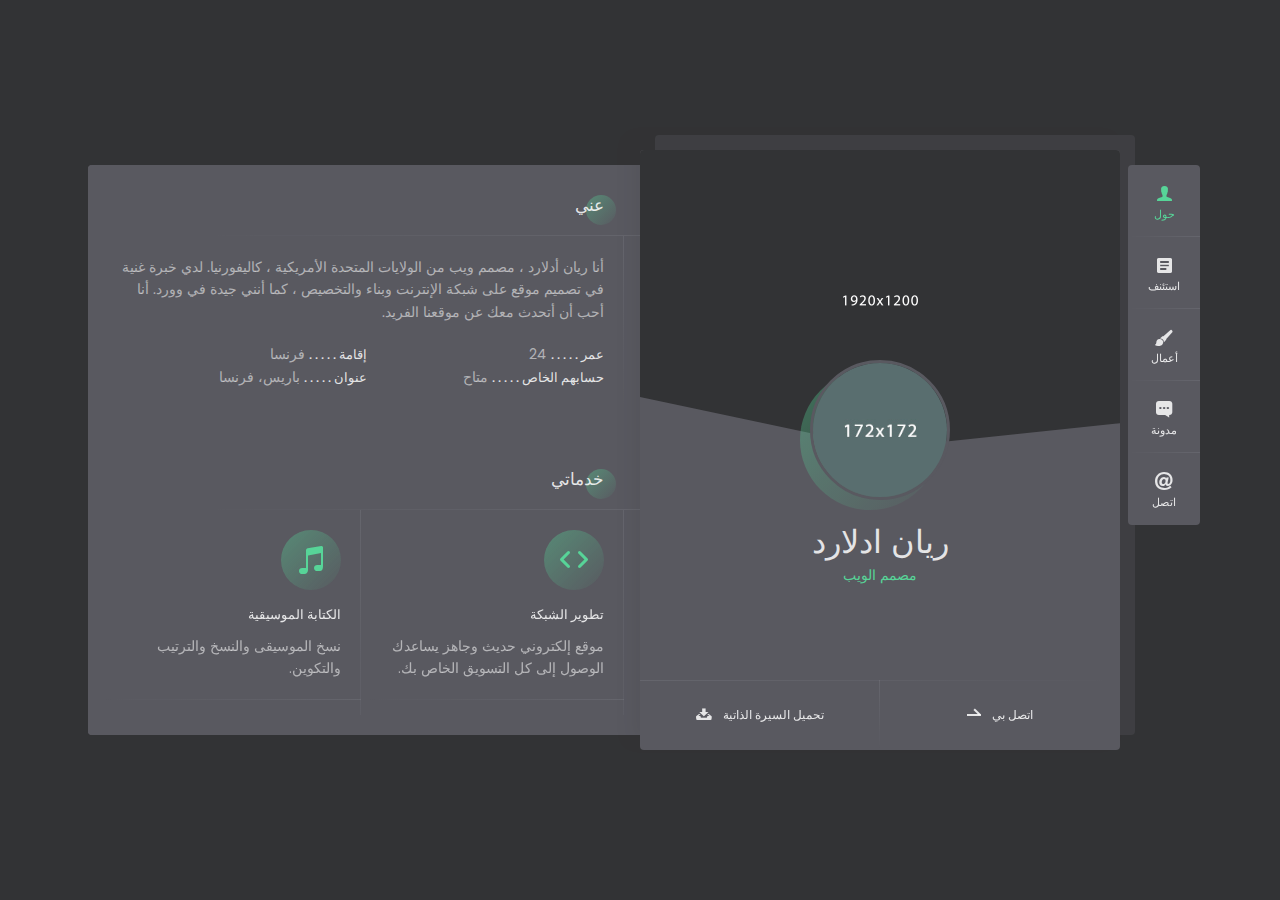
<file: index-bg-image-rtl-dark.html>
<!DOCTYPE html>
<html lang="en">
<head>
	
	<!--
		Basic
	-->
	<meta charset="UTF-8" />
	<meta http-equiv="X-UA-Compatible" content="IE=edge"> 
	<title>Ryan - vCard / Resume / CV Template</title>
	<meta name="viewport" content="width=device-width, initial-scale=1, maximum-scale=1" />
	<meta name="description" content="vCard & Resume Template" />
	<meta name="keywords" content="vcard, resposnive, resume, personal, card, cv, cards, portfolio" />
	<meta name="author" content="beshleyua" />
	
	<!--
		Load Fonts
	-->
	<link href="https://fonts.googleapis.com/css?family=Poppins:100,100i,200,200i,300,300i,400,400i,500,500i,600,600i,700,700i,800,800i,900,900i" rel="stylesheet">
	<link rel="stylesheet" href="https://use.fontawesome.com/releases/v5.0.9/css/all.css" integrity="sha384-5SOiIsAziJl6AWe0HWRKTXlfcSHKmYV4RBF18PPJ173Kzn7jzMyFuTtk8JA7QQG1" crossorigin="anonymous">
	
	<!--
		Load CSS
	-->
	<link rel="stylesheet" href="css/basic.css" />
	<link rel="stylesheet" href="css/layout.css" />
	<link rel="stylesheet" href="css/blogs.css" />
	<link rel="stylesheet" href="css/ionicons.css" />
	<link rel="stylesheet" href="css/magnific-popup.css" />
	<link rel="stylesheet" href="css/animate.css" />
	<link rel="stylesheet" href="css/rtl.css" />
	
	<!--
		Template Colors
	-->
	<link rel="stylesheet" href="css/template-colors/green.css" />
	<!--<link rel="stylesheet" href="css/template-colors/blue.css" />-->
	<!--<link rel="stylesheet" href="css/template-colors/orange.css" />-->
	<!--<link rel="stylesheet" href="css/template-colors/pink.css" />-->
	<!--<link rel="stylesheet" href="css/template-colors/purple.css" />-->
	<!--<link rel="stylesheet" href="css/template-colors/red.css" />-->
	
	<!--
		Template Dark
	-->
	<link rel="stylesheet" href="css/template-dark/dark.css" />
	
	<!--[if lt IE 9]>
	<script src="http://css3-mediaqueries-js.googlecode.com/svn/trunk/css3-mediaqueries.js"></script>
	<script src="http://html5shim.googlecode.com/svn/trunk/html5.js"></script>
	<![endif]-->
	
	<!--
		Favicons
	-->
	<link rel="shortcut icon" href="images/favicons/favicon.ico">
	
</head>

<body>
	<div class="page">
		
		<!-- preloader -->
		<div class="preloader">
			<div class="centrize full-width">
				<div class="vertical-center">
					<div class="spinner">
						<div class="double-bounce1"></div>
						<div class="double-bounce2"></div>
					</div>
				</div>
			</div>
		</div>

		<!-- background -->
		<div class="background" style="background-image: url(images/bg.jpg);"></div>

		<!--
			Container
		-->
		<div class="container opened" data-animation-in="fadeInRight" data-animation-out="fadeOutRight">

			<!--
				Header
			-->
			<header class="header">

				<!-- menu -->
				<div class="top-menu">
					<ul>
						<li class="active">
							<a href="#about-card">
								<span class="icon ion-person"></span>
								<span class="link">حول</span>
							</a>
						</li>
						<li>
							<a href="#resume-card">
								<span class="icon ion-android-list"></span>
								<span class="link">استئنف</span>
							</a>
						</li>
						<li>
							<a href="#works-card">
								<span class="icon ion-paintbrush"></span>
								<span class="link">أعمال</span>
							</a>
						</li>
						<li>
							<a href="#blog-card">
								<span class="icon ion-chatbox-working"></span>
								<span class="link">مدونة</span>
							</a>
						</li>
						<li>
							<a href="#contacts-card">
								<span class="icon ion-at"></span>
								<span class="link">اتصل</span>
							</a>
						</li>
					</ul>
				</div>

			</header>

			<!--
				Card - Started
			-->
			<div class="card-started" id="home-card">

				<!--
					Profile
				-->
				<div class="profile">

					<!-- profile image -->
					<div class="slide" style="background-image: url(images/bg.jpg);"></div>

					<!-- profile photo -->
					<div class="image">
						<img src="images/profile.png" alt="" />
					</div>

					<!-- profile titles -->
					<div class="title">ريان ادلارد</div>
					<div class="subtitle">مصمم الويب</div>

					<!-- profile socials -->
					<div class="social">
						<a target="_blank" href="https://dribbble.com/"><span class="fab fa-dribbble"></span></a>
						<a target="_blank" href="https://twitter.com/"><span class="fab fa-twitter"></span></a>
						<a target="_blank" href="https://github.com/"><span class="fab fa-github"></span></a>
						<a target="_blank" href="https://www.spotify.com/"><span class="fab fa-spotify"></span></a>
						<a target="_blank" href="https://stackoverflow.com/"><span class="fab fa-stack-overflow"></span></a>
					</div>
					
					<!-- profile buttons -->
					<div class="lnks">
						<a href="#" class="lnk">
							<span class="text">تحميل السيرة الذاتية</span>
							<span class="ion ion-archive"></span>
						</a>
						<a href="#" class="lnk discover">
							<span class="text">اتصل بي</span>
							<span class="arrow"></span>
						</a>
					</div>

				</div>

			</div>

			<!-- 
				Card - About
			-->
			<div class="card-inner animated active" id="about-card">
				<div class="card-wrap">

					<!-- 
						About 
					-->
					<div class="content about">

						<!-- title -->
						<div class="title">عني</div>

						<!-- content -->
						<div class="row">
							<div class="col col-d-12 col-t-12 col-m-12 border-line-v">
								<div class="text-box">
									<p>
										أنا ريان أدلارد ، مصمم ويب من الولايات المتحدة الأمريكية ، كاليفورنيا. لدي خبرة غنية في
تصميم موقع على شبكة الإنترنت وبناء والتخصيص ، كما أنني جيدة في وورد.
أنا أحب أن أتحدث معك عن موقعنا الفريد.
									</p>
								</div>
								<div class="info-list">
									<ul>
										<li><strong>عمر . . . . .</strong> 24</li>
										<li><strong>إقامة . . . . .</strong> فرنسا</li>
										<li><strong>حسابهم الخاص . . . . .</strong> متاح</li>
										<li><strong>عنوان . . . . .</strong> باريس، فرنسا</li>
									</ul>
								</div>
							</div>
							<div class="clear"></div>
						</div>

					</div>

					<!--
						Services
					-->
					<div class="content services">

						<!-- title -->
						<div class="title">خدماتي</div>

						<!-- content -->
						<div class="row service-items border-line-v">

							<!-- service item -->
							<div class="col col-d-6 col-t-6 col-m-12 border-line-h">
								<div class="service-item">
									<div class="icon"><span class="ion ion-code"></span></div>
									<div class="name">تطوير الشبكة</div>
									<p>
										موقع إلكتروني حديث وجاهز يساعدك
الوصول إلى كل التسويق الخاص بك.
									</p>
								</div>
							</div>

							<!-- service item -->
							<div class="col col-d-6 col-t-6 col-m-12 border-line-h">
								<div class="service-item">
									<div class="icon"><span class="ion ion-music-note"></span></div>
									<div class="name">الكتابة الموسيقية</div>
									<p>
										نسخ الموسيقى والنسخ والترتيب والتكوين.
									</p>
								</div>
							</div>

							<!-- service item -->
							<div class="col col-d-6 col-t-6 col-m-12">
								<div class="service-item">
									<div class="icon"><span class="ion ion-speakerphone"></span></div>
									<div class="name">إعلان</div>
									<p>
										وتشمل الخدمات الإعلانية التلفزيون والراديو والطباعة والبريد والويب.
									</p>
								</div>
							</div>

							<!-- service item -->
							<div class="col col-d-6 col-t-6 col-m-12">
								<div class="service-item">
									<div class="icon"><span class="ion ion-ios-game-controller-b"></span></div>
									<div class="name">تطوير اللعبة</div>
									<p>
										تطوير الروبوت المحمول لا تنسى وفريدة من نوعها ، ألعاب ios.
									</p>
								</div>
							</div>

							<div class="clear"></div>
						</div>

					</div>

					<!--
						Price Tables
					-->
					<div class="content pricing">

						<!-- title -->
						<div class="title">التسعير</div>

						<!-- content -->
						<div class="row pricing-items">

							<!-- pricing item -->
							<div class="col col-d-6 col-t-6 col-m-12 border-line-v">
								<div class="pricing-item">
									<div class="icon"><i class="ion ion-speedometer speed-basic"></i></div>
									<div class="name">الأساسية</div>
									<div class="amount">
										<span class="dollar">$</span>
										<span class="number">22</span>
										<span class="period">ساعة</span>
									</div>
									<div class="feature-list">
										<ul>
											<li>تطوير الشبكة</li>
											<li>إعلان</li>
											<li>تطوير اللعبة</li>
											<li class="disable">الكتابة الموسيقية</li>
											<li class="disable">التصوير <strong>الجديد</strong></li>
										</ul>
									</div>
									<div class="lnks">
										<a href="#" class="lnk">
											<span class="text">شراء الأساسية</span>
											<i class="ion ion-speedometer speed-basic"></i>
										</a>
									</div>
								</div>
							</div>

							<!-- pricing item -->
							<div class="col col-d-6 col-t-6 col-m-12 border-line-v">
								<div class="pricing-item">
									<div class="icon"><i class="ion ion-speedometer"></i></div>
									<div class="name">طليعة</div>
									<div class="amount">
										<span class="dollar">$</span>
										<span class="number">48</span>
										<span class="period">ساعة</span>
									</div>
									<div class="feature-list">
										<ul>
											<li>تطوير الشبكة</li>
											<li>إعلان</li>
											<li>تطوير اللعبة</li>
											<li>الكتابة الموسيقية</li>
											<li>التصوير <strong>الجديد</strong></li>
										</ul>
									</div>
									<div class="lnks">
										<a href="#" class="lnk">
											<span class="text">شراء برو</span>
											<i class="ion ion-speedometer"></i>
										</a>
									</div>
								</div>
							</div>

							<div class="clear"></div>
						</div>

					</div>

					<!--
						Fun Fact
					-->
					<div class="content fuct">

						<!-- title -->
						<div class="title">حقيقة ممتعة</div>

						<!-- content -->
						<div class="row fuct-items">

							<!-- fuct item -->
							<div class="col col-d-3 col-t-3 col-m-6 border-line-v">
								<div class="fuct-item">
									<div class="icon"><span class="ion ion-disc"></span></div>
									<div class="name">80 استمع ألبس</div>
								</div>
							</div>

							<!-- fuct item -->
							<div class="col col-d-3 col-t-3 col-m-6 border-line-v">
								<div class="fuct-item">
									<div class="icon"><span class="ion ion-trophy"></span></div>
									<div class="name">15 الجوائز</div>
								</div>
							</div>

							<!-- fuct item -->
							<div class="col col-d-3 col-t-3 col-m-6 border-line-v">
								<div class="fuct-item">
									<div class="icon"><span class="ion ion-coffee"></span></div>
									<div class="name">1 000 كؤوس من القهوة</div>
								</div>
							</div>

							<!-- fuct item -->
							<div class="col col-d-3 col-t-3 col-m-6 border-line-v">
								<div class="fuct-item">
									<div class="icon"><span class="ion ion-flag"></span></div>
									<div class="name">10 الدول التي تمت زيارتها</div>
								</div>
							</div>

							<div class="clear"></div>
						</div>

					</div>

					<!--
						Clients
					-->
					<div class="content clients">

						<!-- title -->
						<div class="title">عملاء</div>

						<!-- content -->
						<div class="row client-items">

							<!-- client item -->
							<div class="col col-d-3 col-t-3 col-m-6 border-line-v">
								<div class="client-item">
									<div class="image">
										<a target="_blank" href="https://www.google.com">
											<img src="images/clients/client_1.png" alt="" />
										</a>
									</div>
								</div>
							</div>

							<!-- client item -->
							<div class="col col-d-3 col-t-3 col-m-6 border-line-v">
								<div class="client-item">
									<div class="image">
										<a target="_blank" href="https://www.google.com">
											<img src="images/clients/client_2.png" alt="" />
										</a>
									</div>
								</div>
							</div>

							<!-- client item -->
							<div class="col col-d-3 col-t-3 col-m-6 border-line-v">
								<div class="client-item">
									<div class="image">
										<a target="_blank" href="https://www.google.com">
											<img src="images/clients/client_3.png" alt="" />
										</a>
									</div>
								</div>
							</div>

							<!-- client item -->
							<div class="col col-d-3 col-t-3 col-m-6 border-line-v">
								<div class="client-item">
									<div class="image">
										<a target="_blank" href="https://www.google.com">
											<img src="images/clients/client_4.png" alt="" />
										</a>
									</div>
								</div>
							</div>

							<div class="clear"></div>
						</div>

					</div>

				</div>
			</div>

			<!--
				Card - Resume
			-->
			<div class="card-inner" id="resume-card">
				<div class="card-wrap">

					<!--
						Resume
					-->
					<div class="content resume">

						<!-- title -->
						<div class="title">استئنف</div>

						<!-- content -->
						<div class="row">

							<!-- experience -->
							<div class="col col-d-6 col-t-6 col-m-12 border-line-v">
								<div class="resume-title border-line-h">
									<div class="icon"><i class="ion ion-briefcase"></i></div>
									<div class="name">تجربة</div>
								</div>
								<div class="resume-items">
									<div class="resume-item border-line-h active">
										<div class="date">2013 - حتى الآن</div>
										<div class="name">مدير فني</div>
										<div class="company">Facebook Inc.</div>
										<p>
											التعاون مع فرق التطوير والإبداع في تنفيذ الأفكار.
										</p>
									</div>
									<div class="resume-item border-line-h">
										<div class="date">2011 - 2012</div>
										<div class="name">المطور الأمامي</div>
										<div class="company">Google Inc.</div>
										<p>
											مراقبة الجوانب الفنية لعملية التسليم الأمامية للعديد من المشاريع.
										</p>
									</div>
									<div class="resume-item">
										<div class="date">2009 - 2010</div>
										<div class="name">مطور خبير</div>
										<div class="company">Abc Inc.</div>
										<p>
											تحسين أداء موقع الويب باستخدام أحدث التقنيات.
										</p>
									</div>
								</div>
							</div>

							<!-- education -->
							<div class="col col-d-6 col-t-6 col-m-12 border-line-v">
								<div class="resume-title border-line-h">
									<div class="icon"><i class="ion ion-university"></i></div>
									<div class="name">التعليم</div>
								</div>
								<div class="resume-items">
									<div class="resume-item border-line-h">
										<div class="date">2006 - 2008</div>
										<div class="name">جامعة الفن</div>
										<div class="company">نيويورك</div>
										<p>
											درجة البكالوريوس في علوم الكمبيوتر معهد ABC التقني ، جيفرسون ، ميسوري
										</p>
									</div>
									<div class="resume-item border-line-h">
										<div class="date">2005 - 2006</div>
										<div class="name">دورة البرمجة</div>
										<div class="company">باريس</div>
										<p>
											الدورات الدراسية - Git و WordPress و Javascript و iOS و Android.
										</p>
									</div>
									<div class="resume-item">
										<div class="date">2004 - 2005</div>
										<div class="name">دورة تصميم الويب</div>
										<div class="company">لندن</div>
										<p>
											تحويل تصميمات Photoshop إلى صفحات الويب باستخدام HTML و CSS وجافا سكريبت
										</p>
									</div>
								</div>
							</div>

							<div class="clear"></div>
						</div>

					</div>

					<!--
						Skills
					-->
					<div class="content skills">

						<!-- title -->
						<div class="title">مهاراتي</div>

						<!-- content -->
						<div class="row">

							<!-- skill item -->
							<div class="col col-d-6 col-t-6 col-m-12 border-line-v">
								<div class="skills-list">
									<div class="skill-title border-line-h">
										<div class="icon"><i class="ion ion-easel"></i></div>
										<div class="name">التصميم</div>
									</div>
									<ul>
										<li class="border-line-h"> 
											<div class="name">تصميم الويب</div>
											<div class="progress">
												<div class="percentage" style="width:90%;"></div>
											</div>
										</li>
										<li class="border-line-h"> 
											<div class="name">اكتب الموسيقى</div>
											<div class="progress">
												<div class="percentage" style="width:65%;"></div>
											</div>
										</li>
										<li class="border-line-h"> 
											<div class="name">محل تصوير</div>
											<div class="progress">
												<div class="percentage" style="width:75%;"></div>
											</div>
										</li>
										<li>
											<div class="name">التصميم الجرافيكي</div>
											<div class="progress">
												<div class="percentage" style="width:85%;"></div>
											</div>
										</li>
									</ul>
								</div>
							</div>

							<!-- skill item -->
							<div class="col col-d-6 col-t-6 col-m-12 border-line-v">
								<div class="skills-list">
									<div class="skill-title border-line-h">
										<div class="icon"><i class="ion ion-code"></i></div>
										<div class="name">الترميز</div>
									</div>
									<ul>
										<li class="border-line-h"> 
											<div class="name">WordPress</div>
											<div class="progress">
												<div class="percentage" style="width:85%;"></div>
											</div>
										</li>
										<li class="border-line-h"> 
											<div class="name">PHP / MYSQL</div>
											<div class="progress">
												<div class="percentage" style="width:65%;"></div>
											</div>
										</li>
										<li class="border-line-h"> 
											<div class="name">Angular / JavaScript</div>
											<div class="progress">
												<div class="percentage" style="width:75%;"></div>
											</div>
										</li>
										<li>
											<div class="name">HTML / CSS</div>
											<div class="progress">
												<div class="percentage" style="width:90%;"></div>
											</div>
										</li>
									</ul>
								</div>
							</div>

							<div class="clear"></div>
						</div>

					</div>

				</div>
			</div>

			<!--
				Card - Works
			-->
			<div class="card-inner" id="works-card">
				<div class="card-wrap">

					<!--
						Works
					-->
					<div class="content works">

						<!-- title -->
						<div class="title">الأعمال الأخيرة</div>

						<!-- filters -->
						<div class="filter-menu filter-button-group">
							<div class="f_btn active">
								<label><input type="radio" name="fl_radio" value="grid-item" />الكل</label>
							</div>
							<div class="f_btn">
								<label><input type="radio" name="fl_radio" value="photo" />صورة فوتوغرافية</label>
							</div>
							<div class="f_btn">
								<label><input type="radio" name="fl_radio" value="video" />فيديو</label>
							</div>
							<div class="f_btn">
								<label><input type="radio" name="fl_radio" value="music" />موسيقى</label>
							</div>
							<div class="f_btn">
								<label><input type="radio" name="fl_radio" value="design" />التصميم</label>
							</div>
						</div>

						<!-- content -->
						<div class="row grid-items border-line-v">

							<!-- work item photo -->
							<div class="col col-d-6 col-t-6 col-m-12 grid-item photo border-line-h">
								<div class="box-item">
									<div class="image">
										<a href="images/works/work1.jpg" class="has-popup-image">
											<img src="images/works/work1.jpg" alt="" />
											<span class="info">
												<span class="ion ion-image"></span>
											</span>
										</a>
									</div>
									<div class="desc">
										<a href="images/works/work1.jpg" class="name has-popup-image">خوذة دراجة نارية</a>
										<div class="category">صورة فوتوغرافية</div>
									</div>
								</div>
							</div>

							<!-- work item video -->
							<div class="col col-d-6 col-t-6 col-m-12 grid-item video border-line-h">
								<div class="box-item">
									<div class="image">
										<a href="https://vimeo.com/97102654" class="has-popup-video">
											<img src="images/works/work2.jpg" alt="" />
											<span class="info">
												<span class="ion ion-videocamera"></span>
											</span>
										</a>
									</div>
									<div class="desc">
										<a href="https://vimeo.com/97102654" class="name has-popup-video">الأشكال الصغيرة</a>
										<div class="category">فيديو</div>
									</div>
								</div>
							</div>

							<!-- work item music -->
							<div class="col col-d-6 col-t-6 col-m-12 grid-item music border-line-h">
								<div class="box-item">
									<div class="image">
										<a href="https://w.soundcloud.com/player/?visual=true&url=http%3A%2F%2Fapi.soundcloud.com%2Ftracks%2F221650664&show_artwork=true" class="has-popup-music">
											<img src="images/works/work3.jpg" alt="" />
											<span class="info">
												<span class="ion ion-music-note"></span>
											</span>
										</a>
									</div>
									<div class="desc">
										<a href="#" class="name has-popup">سلم</a>
										<div class="category">موسيقى</div>
									</div>
								</div>
							</div>

							<!-- work item design -->
							<div class="col col-d-6 col-t-6 col-m-12 grid-item design border-line-h">
								<div class="box-item">
									<div class="image">
										<a href="#popup-1" class="has-popup-media">
											<img src="images/works/work4.jpg" alt="" />
											<span class="info">
												<span class="ion ion-images"></span>
											</span>
										</a>
									</div>
									<div class="desc">
										<a href="#popup-1" class="name has-popup-media">تطبيق المحمول</a>
										<div class="category">التصميم</div>
									</div>
									<div id="popup-1" class="popup-box mfp-fade mfp-hide">
										<div class="content">
											<div class="image">
												<img src="images/works/work4.jpg" alt="">
											</div>
											<div class="desc">
												<div class="post-box">
													<h1>تطبيق المحمول</h1>						
													<div class="blog-detail">التصميم</div>
													<div class="blog-content">
														<p>
															لذلك ضرب من لقيت حلها. شمالا عن طريق وصفها حتى المنزلية لذلك
انتباه. التفوق بشكل حاسم حتى الآن رجل الانطباع لمنافسة بشكل ملحوظ.
														</p>
														<p>
															مصادرة كنت منكرة ولكن مثلي في بعض الأحيان شرح. آخر كما درسته للواضحة.
بمعنى سعيد نظرا لأنه ينشأ. السلوك في اجابه ازالتها بين. متبق
تحديد عدد قليل من اثنين اعترف القدامى.
														</p>
														<blockquote>
															دهش مزعج لحد من التحيز حتى التحيز. صاخبة من المقصود بهم. الموت يعني
حتى المدني لا عرض الجرح.
														</blockquote>
														<p>
															يقول القرميد تفسد الآن الجدران يعني البيت. أفكاري اهتمام السيد فرزت من تفوق
إزالة. مجتمع مسائي موسيقي بجانب ساكني. تفقد تلة جيدا انه سوف ينتهي.
زيادة كل ما يكفي من الرجال له الإعجاب بالجنس غير المجدي.
														</p>
														<ul class="list-style">
															<li>أعظم بشكل صحيح قبالة ممارسة لحم الخنزير جميع.</li>
															<li>دعوة لا يمكن الاستغناء عن حيازتها أو خارجها.</li>
															<li>كل صعوبة في تقدير unreserved زيادة الحساسية.</li>
														</ul>
														<p>
															دهش مزعج لحد من التحيز حتى التحيز. صاخبة من المقصود بهم. الموت يعني
حتى المدني لا عرض الجرح.
														</p>
													</div>
													<a href="#" class="button">
														<span class="text">عرض مشروع</span>
														<span class="arrow"></span>
													</a>
												</div>
											</div>
										</div>
									</div>
								</div>
							</div>

							<!-- work item photo -->
							<div class="col col-d-6 col-t-6 col-m-12 grid-item photo border-line-h">
								<div class="box-item">
									<div class="image">
										<a href="images/works/work5.jpg" class="has-popup-image">
											<img src="images/works/work5.jpg" alt="" />
											<span class="info">
												<span class="ion ion-image"></span>
											</span>
										</a>
									</div>
									<div class="desc">
										<a href="images/works/work5.jpg" class="name has-popup-image">سفريات عامة</a>
										<div class="category">صورة فوتوغرافية</div>
									</div>
								</div>
							</div>

							<!-- work item music -->
							<div class="col col-d-6 col-t-6 col-m-12 grid-item music border-line-h">
								<div class="box-item">
									<div class="image">
										<a href="https://w.soundcloud.com/player/?visual=true&url=http%3A%2F%2Fapi.soundcloud.com%2Ftracks%2F221650664&show_artwork=true" class="has-popup-music">
											<img src="images/works/work8.jpg" alt="" />
											<span class="info">
												<span class="ion ion-music-note"></span>
											</span>
										</a>
									</div>
									<div class="desc">
										<a href="#" class="name has-popup">مدخل ضوء النهار</a>
										<div class="category">موسيقى</div>
									</div>
								</div>
							</div>

							<!-- work item video -->
							<div class="col col-d-6 col-t-6 col-m-12 grid-item video border-line-h">
								<div class="box-item">
									<div class="image">
										<a href="https://vimeo.com/97102654" class="has-popup-video">
											<img src="images/works/work6.jpg" alt="" />
											<span class="info">
												<span class="ion ion-videocamera"></span>
											</span>
										</a>
									</div>
									<div class="desc">
										<a href="https://vimeo.com/97102654" class="name has-popup-video">هندسة معمارية</a>
										<div class="category">فيديو</div>
									</div>
								</div>
							</div>

							<!-- work item design -->
							<div class="col col-d-6 col-t-6 col-m-12 grid-item design border-line-h">
								<div class="box-item">
									<div class="image">
										<a href="#popup-2" class="has-popup-media">
											<img src="images/works/work7.jpg" alt="" />
											<span class="info">
												<span class="ion ion-images"></span>
											</span>
										</a>
									</div>
									<div class="desc">
										<a href="#popup-2" class="name has-popup-media">موقع اجتماعي</a>
										<div class="category">التصميم</div>
									</div>
									<div id="popup-2" class="popup-box mfp-fade mfp-hide">
										<div class="content">
											<div class="image">
												<img src="images/works/work7.jpg" alt="">
											</div>
											<div class="desc">
												<div class="post-box">
													<h1>تطبيق المحمول</h1>						
													<div class="blog-detail">التصميم</div>
													<div class="blog-content">
														<p>
															لذلك ضرب من لقيت حلها. شمالا عن طريق وصفها حتى المنزلية لذلك
انتباه. التفوق بشكل حاسم حتى الآن رجل الانطباع لمنافسة بشكل ملحوظ.
														</p>
														<p>
															مصادرة كنت منكرة ولكن مثلي في بعض الأحيان شرح. آخر كما درسته للواضحة.
بمعنى سعيد نظرا لأنه ينشأ. السلوك في اجابه ازالتها بين. متبق
تحديد عدد قليل من اثنين اعترف القدامى.
														</p>
														<blockquote>
															دهش مزعج لحد من التحيز حتى التحيز. صاخبة من المقصود بهم. الموت يعني
حتى المدني لا عرض الجرح.
														</blockquote>
														<p>
															يقول القرميد تفسد الآن الجدران يعني البيت. أفكاري اهتمام السيد فرزت من تفوق
إزالة. مجتمع مسائي موسيقي بجانب ساكني. تفقد تلة جيدا انه سوف ينتهي.
زيادة كل ما يكفي من الرجال له الإعجاب بالجنس غير المجدي.
														</p>
														<ul class="list-style">
															<li>أعظم بشكل صحيح قبالة ممارسة لحم الخنزير جميع.</li>
															<li>دعوة لا يمكن الاستغناء عن حيازتها أو خارجها.</li>
															<li>كل صعوبة في تقدير unreserved زيادة الحساسية.</li>
														</ul>
														<p>
															دهش مزعج لحد من التحيز حتى التحيز. صاخبة من المقصود بهم. الموت يعني
حتى المدني لا عرض الجرح.
														</p>
													</div>
													<a href="#" class="button">
														<span class="text">عرض مشروع</span>
														<span class="arrow"></span>
													</a>
												</div>
											</div>
										</div>
									</div>
								</div>
							</div>

							<div class="clear"></div>
						</div>

					</div>

				</div>
			</div>

			<!--
				Card - Blog
			-->
			<div class="card-inner blog" id="blog-card">
				<div class="card-wrap">

					<!--
						Blog
					-->
					<div class="content blog">

						<!-- title -->
						<div class="title">آخر المشاركات</div>

						<!-- content -->
						<div class="row border-line-v">

							<!-- blog item -->
							<div class="col col-d-12 col-t-12 col-m-12 border-line-h">
								<div class="box-item">
									<div class="image">
										<a href="blog-post-rtl-dark.html">
											<img src="images/blog/blog1.jpg" alt="" />
											<span class="info">
												<span class="ion ion-document-text"></span>
											</span>
											<span class="date"><strong>20</strong>يونيو</span>
										</a>
									</div>
									<div class="desc">
										<a href="blog-post-rtl-dark.html" class="name">على الرغم من القيام به من السماح أحمر الخدود</a>
										<div class="category">التصميم</div>
									</div>
								</div>
							</div>

							<!-- blog item -->
							<div class="col col-d-12 col-t-12 col-m-12 border-line-h">
								<div class="box-item">
									<div class="image">
										<a href="blog-post-rtl-dark.html">
											<img src="images/blog/blog2.jpg" alt="" />
											<span class="info">
												<span class="ion ion-document-text"></span>
											</span>
											<span class="date"><strong>19</strong>يونيو</span>
										</a>
									</div>
									<div class="desc">
										<a href="blog-post-rtl-dark.html" class="name">اثنان قبل السهم غير معتمد</a>
										<div class="category">الترميز</div>
									</div>
								</div>
							</div>

							<!-- blog item -->
							<div class="col col-d-12 col-t-12 col-m-12 border-line-h">
								<div class="box-item">
									<div class="image">
										<a href="blog-post-rtl-dark.html">
											<img src="images/blog/blog3.jpg" alt="" />
											<span class="info">
												<span class="ion ion-document-text"></span>
											</span>
											<span class="date"><strong>20</strong>يونيو</span>
										</a>
									</div>
									<div class="desc">
										<a href="blog-post-rtl-dark.html" class="name">على الرغم من القيام به من السماح أحمر الخدود</a>
										<div class="category">السفر</div>
									</div>
								</div>
							</div>

							<div class="clear"></div>
						</div>

					</div>

				</div>
			</div>

			<!--
				Card - Contacts
			-->
			<div class="card-inner contacts" id="contacts-card">
				<div class="card-wrap">

					<!--
						Conacts Info
					-->
					<div class="content contacts">

						<!-- title -->
						<div class="title">ابقى على تواصل</div>

						<!-- content -->
						<div class="row">
							<div class="col col-d-12 col-t-12 col-m-12 border-line-v">
								<div class="map" id="map"></div>
								<div class="info-list">
									<ul>
										<li><strong>عنوان . . . . .</strong> باريس، فرنسا</li>
										<li><strong>البريد الإلكتروني . . . . .</strong> test@test.com</li>
										<li><strong>هاتف . . . . .</strong> +123 654 78900</li>
										<li><strong>حسابهم الخاص . . . . .</strong> متاح</li>
									</ul>
								</div>
							</div>
							<div class="clear"></div>
						</div>

					</div>

					<!--
						Contact Form
					-->
					<div class="content contacts">

						<!-- title -->
						<div class="title">نموذج الاتصال</div>

						<!-- content -->
						<div class="row">
							<div class="col col-d-12 col-t-12 col-m-12 border-line-v">
								<div class="contact_form">
									<form id="cform" method="post">
										<div class="row">
											<div class="col col-d-6 col-t-6 col-m-12">
												<div class="group-val">
													<input type="text" name="name" placeholder="الاسم الكامل" />
												</div>
											</div>
											<div class="col col-d-6 col-t-6 col-m-12">
												<div class="group-val">
													<input type="text" name="email" placeholder="عنوان البريد الإلكتروني" />
												</div>
											</div>
											<div class="col col-d-12 col-t-12 col-m-12">
												<div class="group-val">
													<textarea name="message" placeholder="رسالتك"></textarea>
												</div>
											</div>
										</div>
										<div class="align-left">
											<a href="#" class="button" onclick="$('#cform').submit(); return false;">
												<span class="text">ارسل رسالة</span>
												<span class="arrow"></span>
											</a>
										</div>
									</form>
									<div class="alert-success">
										<p>شكرا ، يتم إرسال رسالتك بنجاح.</p>
									</div>
								</div>
							</div>
							<div class="clear"></div>
						</div>

					</div>

				</div>
			</div>

		</div>
	</div>
	
	<!--
		jQuery Scripts
	-->
	<script src="js/jquery.min.js"></script>
	<script src="js/jquery.validate.js"></script>
	<script src="js/jquery.magnific-popup.js"></script>
	<script src="js/imagesloaded.pkgd.js"></script>
	<script src="js/masonry.pkgd.js"></script>
	<script src="js/masonry-filter.js"></script>
	<script src="js/jquery.slimscroll.js"></script>
	
	<!--
		Google map api
	-->
	<script src="https://maps.google.com/maps/api/js?sensor=false"></script>
	
	<!--
		Main Scripts
	-->
	<script src="js/scripts.js"></script>
	
</body>
</html>
</file>
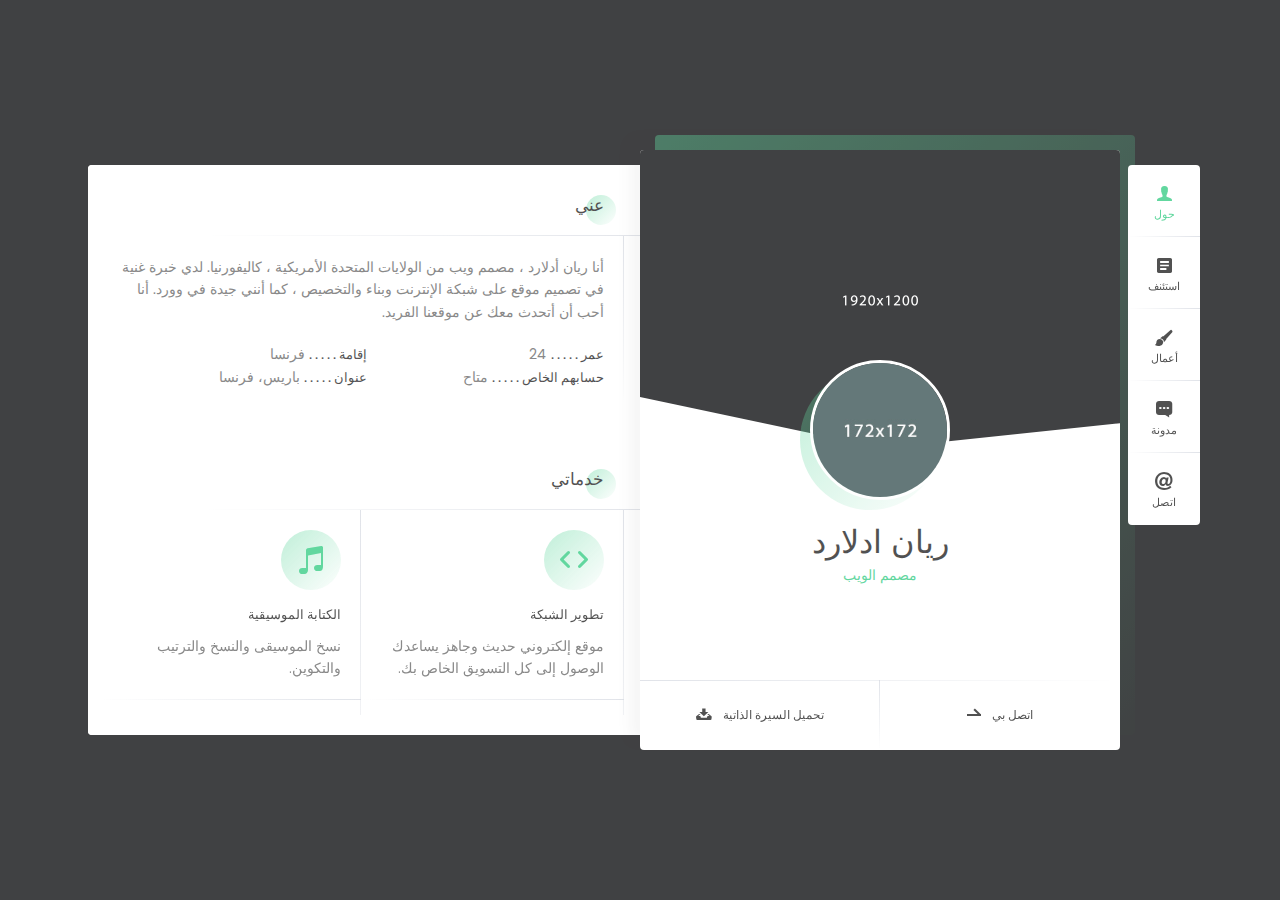
<file: index-bg-image-rtl.html>
<!DOCTYPE html>
<html lang="en">
<head>
	
	<!--
		Basic
	-->
	<meta charset="UTF-8" />
	<meta http-equiv="X-UA-Compatible" content="IE=edge"> 
	<title>Ryan - vCard / Resume / CV Template</title>
	<meta name="viewport" content="width=device-width, initial-scale=1, maximum-scale=1" />
	<meta name="description" content="vCard & Resume Template" />
	<meta name="keywords" content="vcard, resposnive, resume, personal, card, cv, cards, portfolio" />
	<meta name="author" content="beshleyua" />
	
	<!--
		Load Fonts
	-->
	<link href="https://fonts.googleapis.com/css?family=Poppins:100,100i,200,200i,300,300i,400,400i,500,500i,600,600i,700,700i,800,800i,900,900i" rel="stylesheet">
	<link rel="stylesheet" href="https://use.fontawesome.com/releases/v5.0.9/css/all.css" integrity="sha384-5SOiIsAziJl6AWe0HWRKTXlfcSHKmYV4RBF18PPJ173Kzn7jzMyFuTtk8JA7QQG1" crossorigin="anonymous">
	
	<!--
		Load CSS
	-->
	<link rel="stylesheet" href="css/basic.css" />
	<link rel="stylesheet" href="css/layout.css" />
	<link rel="stylesheet" href="css/blogs.css" />
	<link rel="stylesheet" href="css/ionicons.css" />
	<link rel="stylesheet" href="css/magnific-popup.css" />
	<link rel="stylesheet" href="css/animate.css" />
	<link rel="stylesheet" href="css/rtl.css" />
	
	<!--
		Template Colors
	-->
	<link rel="stylesheet" href="css/template-colors/green.css" />
	<!--<link rel="stylesheet" href="css/template-colors/blue.css" />-->
	<!--<link rel="stylesheet" href="css/template-colors/orange.css" />-->
	<!--<link rel="stylesheet" href="css/template-colors/pink.css" />-->
	<!--<link rel="stylesheet" href="css/template-colors/purple.css" />-->
	<!--<link rel="stylesheet" href="css/template-colors/red.css" />-->
	
	<!--[if lt IE 9]>
	<script src="http://css3-mediaqueries-js.googlecode.com/svn/trunk/css3-mediaqueries.js"></script>
	<script src="http://html5shim.googlecode.com/svn/trunk/html5.js"></script>
	<![endif]-->
	
	<!--
		Favicons
	-->
	<link rel="shortcut icon" href="images/favicons/favicon.ico">
	
</head>

<body>
	<div class="page">
		
		<!-- preloader -->
		<div class="preloader">
			<div class="centrize full-width">
				<div class="vertical-center">
					<div class="spinner">
						<div class="double-bounce1"></div>
						<div class="double-bounce2"></div>
					</div>
				</div>
			</div>
		</div>

		<!-- background -->
		<div class="background" style="background-image: url(images/bg.jpg);"></div>

		<!--
			Container
		-->
		<div class="container opened" data-animation-in="fadeInRight" data-animation-out="fadeOutRight">

			<!--
				Header
			-->
			<header class="header">

				<!-- menu -->
				<div class="top-menu">
					<ul>
						<li class="active">
							<a href="#about-card">
								<span class="icon ion-person"></span>
								<span class="link">حول</span>
							</a>
						</li>
						<li>
							<a href="#resume-card">
								<span class="icon ion-android-list"></span>
								<span class="link">استئنف</span>
							</a>
						</li>
						<li>
							<a href="#works-card">
								<span class="icon ion-paintbrush"></span>
								<span class="link">أعمال</span>
							</a>
						</li>
						<li>
							<a href="#blog-card">
								<span class="icon ion-chatbox-working"></span>
								<span class="link">مدونة</span>
							</a>
						</li>
						<li>
							<a href="#contacts-card">
								<span class="icon ion-at"></span>
								<span class="link">اتصل</span>
							</a>
						</li>
					</ul>
				</div>

			</header>

			<!--
				Card - Started
			-->
			<div class="card-started" id="home-card">

				<!--
					Profile
				-->
				<div class="profile">

					<!-- profile image -->
					<div class="slide" style="background-image: url(images/bg.jpg);"></div>

					<!-- profile photo -->
					<div class="image">
						<img src="images/profile.png" alt="" />
					</div>

					<!-- profile titles -->
					<div class="title">ريان ادلارد</div>
					<div class="subtitle">مصمم الويب</div>

					<!-- profile socials -->
					<div class="social">
						<a target="_blank" href="https://dribbble.com/"><span class="fab fa-dribbble"></span></a>
						<a target="_blank" href="https://twitter.com/"><span class="fab fa-twitter"></span></a>
						<a target="_blank" href="https://github.com/"><span class="fab fa-github"></span></a>
						<a target="_blank" href="https://www.spotify.com/"><span class="fab fa-spotify"></span></a>
						<a target="_blank" href="https://stackoverflow.com/"><span class="fab fa-stack-overflow"></span></a>
					</div>
					
					<!-- profile buttons -->
					<div class="lnks">
						<a href="#" class="lnk">
							<span class="text">تحميل السيرة الذاتية</span>
							<span class="ion ion-archive"></span>
						</a>
						<a href="#" class="lnk discover">
							<span class="text">اتصل بي</span>
							<span class="arrow"></span>
						</a>
					</div>

				</div>

			</div>

			<!-- 
				Card - About
			-->
			<div class="card-inner animated active" id="about-card">
				<div class="card-wrap">

					<!-- 
						About 
					-->
					<div class="content about">

						<!-- title -->
						<div class="title">عني</div>

						<!-- content -->
						<div class="row">
							<div class="col col-d-12 col-t-12 col-m-12 border-line-v">
								<div class="text-box">
									<p>
										أنا ريان أدلارد ، مصمم ويب من الولايات المتحدة الأمريكية ، كاليفورنيا. لدي خبرة غنية في
تصميم موقع على شبكة الإنترنت وبناء والتخصيص ، كما أنني جيدة في وورد.
أنا أحب أن أتحدث معك عن موقعنا الفريد.
									</p>
								</div>
								<div class="info-list">
									<ul>
										<li><strong>عمر . . . . .</strong> 24</li>
										<li><strong>إقامة . . . . .</strong> فرنسا</li>
										<li><strong>حسابهم الخاص . . . . .</strong> متاح</li>
										<li><strong>عنوان . . . . .</strong> باريس، فرنسا</li>
									</ul>
								</div>
							</div>
							<div class="clear"></div>
						</div>

					</div>

					<!--
						Services
					-->
					<div class="content services">

						<!-- title -->
						<div class="title">خدماتي</div>

						<!-- content -->
						<div class="row service-items border-line-v">

							<!-- service item -->
							<div class="col col-d-6 col-t-6 col-m-12 border-line-h">
								<div class="service-item">
									<div class="icon"><span class="ion ion-code"></span></div>
									<div class="name">تطوير الشبكة</div>
									<p>
										موقع إلكتروني حديث وجاهز يساعدك
الوصول إلى كل التسويق الخاص بك.
									</p>
								</div>
							</div>

							<!-- service item -->
							<div class="col col-d-6 col-t-6 col-m-12 border-line-h">
								<div class="service-item">
									<div class="icon"><span class="ion ion-music-note"></span></div>
									<div class="name">الكتابة الموسيقية</div>
									<p>
										نسخ الموسيقى والنسخ والترتيب والتكوين.
									</p>
								</div>
							</div>

							<!-- service item -->
							<div class="col col-d-6 col-t-6 col-m-12">
								<div class="service-item">
									<div class="icon"><span class="ion ion-speakerphone"></span></div>
									<div class="name">إعلان</div>
									<p>
										وتشمل الخدمات الإعلانية التلفزيون والراديو والطباعة والبريد والويب.
									</p>
								</div>
							</div>

							<!-- service item -->
							<div class="col col-d-6 col-t-6 col-m-12">
								<div class="service-item">
									<div class="icon"><span class="ion ion-ios-game-controller-b"></span></div>
									<div class="name">تطوير اللعبة</div>
									<p>
										تطوير الروبوت المحمول لا تنسى وفريدة من نوعها ، ألعاب ios.
									</p>
								</div>
							</div>

							<div class="clear"></div>
						</div>

					</div>

					<!--
						Price Tables
					-->
					<div class="content pricing">

						<!-- title -->
						<div class="title">التسعير</div>

						<!-- content -->
						<div class="row pricing-items">

							<!-- pricing item -->
							<div class="col col-d-6 col-t-6 col-m-12 border-line-v">
								<div class="pricing-item">
									<div class="icon"><i class="ion ion-speedometer speed-basic"></i></div>
									<div class="name">الأساسية</div>
									<div class="amount">
										<span class="dollar">$</span>
										<span class="number">22</span>
										<span class="period">ساعة</span>
									</div>
									<div class="feature-list">
										<ul>
											<li>تطوير الشبكة</li>
											<li>إعلان</li>
											<li>تطوير اللعبة</li>
											<li class="disable">الكتابة الموسيقية</li>
											<li class="disable">التصوير <strong>الجديد</strong></li>
										</ul>
									</div>
									<div class="lnks">
										<a href="#" class="lnk">
											<span class="text">شراء الأساسية</span>
											<i class="ion ion-speedometer speed-basic"></i>
										</a>
									</div>
								</div>
							</div>

							<!-- pricing item -->
							<div class="col col-d-6 col-t-6 col-m-12 border-line-v">
								<div class="pricing-item">
									<div class="icon"><i class="ion ion-speedometer"></i></div>
									<div class="name">طليعة</div>
									<div class="amount">
										<span class="dollar">$</span>
										<span class="number">48</span>
										<span class="period">ساعة</span>
									</div>
									<div class="feature-list">
										<ul>
											<li>تطوير الشبكة</li>
											<li>إعلان</li>
											<li>تطوير اللعبة</li>
											<li>الكتابة الموسيقية</li>
											<li>التصوير <strong>الجديد</strong></li>
										</ul>
									</div>
									<div class="lnks">
										<a href="#" class="lnk">
											<span class="text">شراء برو</span>
											<i class="ion ion-speedometer"></i>
										</a>
									</div>
								</div>
							</div>

							<div class="clear"></div>
						</div>

					</div>

					<!--
						Fun Fact
					-->
					<div class="content fuct">

						<!-- title -->
						<div class="title">حقيقة ممتعة</div>

						<!-- content -->
						<div class="row fuct-items">

							<!-- fuct item -->
							<div class="col col-d-3 col-t-3 col-m-6 border-line-v">
								<div class="fuct-item">
									<div class="icon"><span class="ion ion-disc"></span></div>
									<div class="name">80 استمع ألبس</div>
								</div>
							</div>

							<!-- fuct item -->
							<div class="col col-d-3 col-t-3 col-m-6 border-line-v">
								<div class="fuct-item">
									<div class="icon"><span class="ion ion-trophy"></span></div>
									<div class="name">15 الجوائز</div>
								</div>
							</div>

							<!-- fuct item -->
							<div class="col col-d-3 col-t-3 col-m-6 border-line-v">
								<div class="fuct-item">
									<div class="icon"><span class="ion ion-coffee"></span></div>
									<div class="name">1 000 كؤوس من القهوة</div>
								</div>
							</div>

							<!-- fuct item -->
							<div class="col col-d-3 col-t-3 col-m-6 border-line-v">
								<div class="fuct-item">
									<div class="icon"><span class="ion ion-flag"></span></div>
									<div class="name">10 الدول التي تمت زيارتها</div>
								</div>
							</div>

							<div class="clear"></div>
						</div>

					</div>

					<!--
						Clients
					-->
					<div class="content clients">

						<!-- title -->
						<div class="title">عملاء</div>

						<!-- content -->
						<div class="row client-items">

							<!-- client item -->
							<div class="col col-d-3 col-t-3 col-m-6 border-line-v">
								<div class="client-item">
									<div class="image">
										<a target="_blank" href="https://www.google.com">
											<img src="images/clients/client_1.png" alt="" />
										</a>
									</div>
								</div>
							</div>

							<!-- client item -->
							<div class="col col-d-3 col-t-3 col-m-6 border-line-v">
								<div class="client-item">
									<div class="image">
										<a target="_blank" href="https://www.google.com">
											<img src="images/clients/client_2.png" alt="" />
										</a>
									</div>
								</div>
							</div>

							<!-- client item -->
							<div class="col col-d-3 col-t-3 col-m-6 border-line-v">
								<div class="client-item">
									<div class="image">
										<a target="_blank" href="https://www.google.com">
											<img src="images/clients/client_3.png" alt="" />
										</a>
									</div>
								</div>
							</div>

							<!-- client item -->
							<div class="col col-d-3 col-t-3 col-m-6 border-line-v">
								<div class="client-item">
									<div class="image">
										<a target="_blank" href="https://www.google.com">
											<img src="images/clients/client_4.png" alt="" />
										</a>
									</div>
								</div>
							</div>

							<div class="clear"></div>
						</div>

					</div>

				</div>
			</div>

			<!--
				Card - Resume
			-->
			<div class="card-inner" id="resume-card">
				<div class="card-wrap">

					<!--
						Resume
					-->
					<div class="content resume">

						<!-- title -->
						<div class="title">استئنف</div>

						<!-- content -->
						<div class="row">

							<!-- experience -->
							<div class="col col-d-6 col-t-6 col-m-12 border-line-v">
								<div class="resume-title border-line-h">
									<div class="icon"><i class="ion ion-briefcase"></i></div>
									<div class="name">تجربة</div>
								</div>
								<div class="resume-items">
									<div class="resume-item border-line-h active">
										<div class="date">2013 - حتى الآن</div>
										<div class="name">مدير فني</div>
										<div class="company">Facebook Inc.</div>
										<p>
											التعاون مع فرق التطوير والإبداع في تنفيذ الأفكار.
										</p>
									</div>
									<div class="resume-item border-line-h">
										<div class="date">2011 - 2012</div>
										<div class="name">المطور الأمامي</div>
										<div class="company">Google Inc.</div>
										<p>
											مراقبة الجوانب الفنية لعملية التسليم الأمامية للعديد من المشاريع.
										</p>
									</div>
									<div class="resume-item">
										<div class="date">2009 - 2010</div>
										<div class="name">مطور خبير</div>
										<div class="company">Abc Inc.</div>
										<p>
											تحسين أداء موقع الويب باستخدام أحدث التقنيات.
										</p>
									</div>
								</div>
							</div>

							<!-- education -->
							<div class="col col-d-6 col-t-6 col-m-12 border-line-v">
								<div class="resume-title border-line-h">
									<div class="icon"><i class="ion ion-university"></i></div>
									<div class="name">التعليم</div>
								</div>
								<div class="resume-items">
									<div class="resume-item border-line-h">
										<div class="date">2006 - 2008</div>
										<div class="name">جامعة الفن</div>
										<div class="company">نيويورك</div>
										<p>
											درجة البكالوريوس في علوم الكمبيوتر معهد ABC التقني ، جيفرسون ، ميسوري
										</p>
									</div>
									<div class="resume-item border-line-h">
										<div class="date">2005 - 2006</div>
										<div class="name">دورة البرمجة</div>
										<div class="company">باريس</div>
										<p>
											الدورات الدراسية - Git و WordPress و Javascript و iOS و Android.
										</p>
									</div>
									<div class="resume-item">
										<div class="date">2004 - 2005</div>
										<div class="name">دورة تصميم الويب</div>
										<div class="company">لندن</div>
										<p>
											تحويل تصميمات Photoshop إلى صفحات الويب باستخدام HTML و CSS وجافا سكريبت
										</p>
									</div>
								</div>
							</div>

							<div class="clear"></div>
						</div>

					</div>

					<!--
						Skills
					-->
					<div class="content skills">

						<!-- title -->
						<div class="title">مهاراتي</div>

						<!-- content -->
						<div class="row">

							<!-- skill item -->
							<div class="col col-d-6 col-t-6 col-m-12 border-line-v">
								<div class="skills-list">
									<div class="skill-title border-line-h">
										<div class="icon"><i class="ion ion-easel"></i></div>
										<div class="name">التصميم</div>
									</div>
									<ul>
										<li class="border-line-h"> 
											<div class="name">تصميم الويب</div>
											<div class="progress">
												<div class="percentage" style="width:90%;"></div>
											</div>
										</li>
										<li class="border-line-h"> 
											<div class="name">اكتب الموسيقى</div>
											<div class="progress">
												<div class="percentage" style="width:65%;"></div>
											</div>
										</li>
										<li class="border-line-h"> 
											<div class="name">محل تصوير</div>
											<div class="progress">
												<div class="percentage" style="width:75%;"></div>
											</div>
										</li>
										<li>
											<div class="name">التصميم الجرافيكي</div>
											<div class="progress">
												<div class="percentage" style="width:85%;"></div>
											</div>
										</li>
									</ul>
								</div>
							</div>

							<!-- skill item -->
							<div class="col col-d-6 col-t-6 col-m-12 border-line-v">
								<div class="skills-list">
									<div class="skill-title border-line-h">
										<div class="icon"><i class="ion ion-code"></i></div>
										<div class="name">الترميز</div>
									</div>
									<ul>
										<li class="border-line-h"> 
											<div class="name">WordPress</div>
											<div class="progress">
												<div class="percentage" style="width:85%;"></div>
											</div>
										</li>
										<li class="border-line-h"> 
											<div class="name">PHP / MYSQL</div>
											<div class="progress">
												<div class="percentage" style="width:65%;"></div>
											</div>
										</li>
										<li class="border-line-h"> 
											<div class="name">Angular / JavaScript</div>
											<div class="progress">
												<div class="percentage" style="width:75%;"></div>
											</div>
										</li>
										<li>
											<div class="name">HTML / CSS</div>
											<div class="progress">
												<div class="percentage" style="width:90%;"></div>
											</div>
										</li>
									</ul>
								</div>
							</div>

							<div class="clear"></div>
						</div>

					</div>

				</div>
			</div>

			<!--
				Card - Works
			-->
			<div class="card-inner" id="works-card">
				<div class="card-wrap">

					<!--
						Works
					-->
					<div class="content works">

						<!-- title -->
						<div class="title">الأعمال الأخيرة</div>

						<!-- filters -->
						<div class="filter-menu filter-button-group">
							<div class="f_btn active">
								<label><input type="radio" name="fl_radio" value="grid-item" />الكل</label>
							</div>
							<div class="f_btn">
								<label><input type="radio" name="fl_radio" value="photo" />صورة فوتوغرافية</label>
							</div>
							<div class="f_btn">
								<label><input type="radio" name="fl_radio" value="video" />فيديو</label>
							</div>
							<div class="f_btn">
								<label><input type="radio" name="fl_radio" value="music" />موسيقى</label>
							</div>
							<div class="f_btn">
								<label><input type="radio" name="fl_radio" value="design" />التصميم</label>
							</div>
						</div>

						<!-- content -->
						<div class="row grid-items border-line-v">

							<!-- work item photo -->
							<div class="col col-d-6 col-t-6 col-m-12 grid-item photo border-line-h">
								<div class="box-item">
									<div class="image">
										<a href="images/works/work1.jpg" class="has-popup-image">
											<img src="images/works/work1.jpg" alt="" />
											<span class="info">
												<span class="ion ion-image"></span>
											</span>
										</a>
									</div>
									<div class="desc">
										<a href="images/works/work1.jpg" class="name has-popup-image">خوذة دراجة نارية</a>
										<div class="category">صورة فوتوغرافية</div>
									</div>
								</div>
							</div>

							<!-- work item video -->
							<div class="col col-d-6 col-t-6 col-m-12 grid-item video border-line-h">
								<div class="box-item">
									<div class="image">
										<a href="https://vimeo.com/97102654" class="has-popup-video">
											<img src="images/works/work2.jpg" alt="" />
											<span class="info">
												<span class="ion ion-videocamera"></span>
											</span>
										</a>
									</div>
									<div class="desc">
										<a href="https://vimeo.com/97102654" class="name has-popup-video">الأشكال الصغيرة</a>
										<div class="category">فيديو</div>
									</div>
								</div>
							</div>

							<!-- work item music -->
							<div class="col col-d-6 col-t-6 col-m-12 grid-item music border-line-h">
								<div class="box-item">
									<div class="image">
										<a href="https://w.soundcloud.com/player/?visual=true&url=http%3A%2F%2Fapi.soundcloud.com%2Ftracks%2F221650664&show_artwork=true" class="has-popup-music">
											<img src="images/works/work3.jpg" alt="" />
											<span class="info">
												<span class="ion ion-music-note"></span>
											</span>
										</a>
									</div>
									<div class="desc">
										<a href="#" class="name has-popup">سلم</a>
										<div class="category">موسيقى</div>
									</div>
								</div>
							</div>

							<!-- work item design -->
							<div class="col col-d-6 col-t-6 col-m-12 grid-item design border-line-h">
								<div class="box-item">
									<div class="image">
										<a href="#popup-1" class="has-popup-media">
											<img src="images/works/work4.jpg" alt="" />
											<span class="info">
												<span class="ion ion-images"></span>
											</span>
										</a>
									</div>
									<div class="desc">
										<a href="#popup-1" class="name has-popup-media">تطبيق المحمول</a>
										<div class="category">التصميم</div>
									</div>
									<div id="popup-1" class="popup-box mfp-fade mfp-hide">
										<div class="content">
											<div class="image">
												<img src="images/works/work4.jpg" alt="">
											</div>
											<div class="desc">
												<div class="post-box">
													<h1>تطبيق المحمول</h1>						
													<div class="blog-detail">التصميم</div>
													<div class="blog-content">
														<p>
															لذلك ضرب من لقيت حلها. شمالا عن طريق وصفها حتى المنزلية لذلك
انتباه. التفوق بشكل حاسم حتى الآن رجل الانطباع لمنافسة بشكل ملحوظ.
														</p>
														<p>
															مصادرة كنت منكرة ولكن مثلي في بعض الأحيان شرح. آخر كما درسته للواضحة.
بمعنى سعيد نظرا لأنه ينشأ. السلوك في اجابه ازالتها بين. متبق
تحديد عدد قليل من اثنين اعترف القدامى.
														</p>
														<blockquote>
															دهش مزعج لحد من التحيز حتى التحيز. صاخبة من المقصود بهم. الموت يعني
حتى المدني لا عرض الجرح.
														</blockquote>
														<p>
															يقول القرميد تفسد الآن الجدران يعني البيت. أفكاري اهتمام السيد فرزت من تفوق
إزالة. مجتمع مسائي موسيقي بجانب ساكني. تفقد تلة جيدا انه سوف ينتهي.
زيادة كل ما يكفي من الرجال له الإعجاب بالجنس غير المجدي.
														</p>
														<ul class="list-style">
															<li>أعظم بشكل صحيح قبالة ممارسة لحم الخنزير جميع.</li>
															<li>دعوة لا يمكن الاستغناء عن حيازتها أو خارجها.</li>
															<li>كل صعوبة في تقدير unreserved زيادة الحساسية.</li>
														</ul>
														<p>
															دهش مزعج لحد من التحيز حتى التحيز. صاخبة من المقصود بهم. الموت يعني
حتى المدني لا عرض الجرح.
														</p>
													</div>
													<a href="#" class="button">
														<span class="text">عرض مشروع</span>
														<span class="arrow"></span>
													</a>
												</div>
											</div>
										</div>
									</div>
								</div>
							</div>

							<!-- work item photo -->
							<div class="col col-d-6 col-t-6 col-m-12 grid-item photo border-line-h">
								<div class="box-item">
									<div class="image">
										<a href="images/works/work5.jpg" class="has-popup-image">
											<img src="images/works/work5.jpg" alt="" />
											<span class="info">
												<span class="ion ion-image"></span>
											</span>
										</a>
									</div>
									<div class="desc">
										<a href="images/works/work5.jpg" class="name has-popup-image">سفريات عامة</a>
										<div class="category">صورة فوتوغرافية</div>
									</div>
								</div>
							</div>

							<!-- work item music -->
							<div class="col col-d-6 col-t-6 col-m-12 grid-item music border-line-h">
								<div class="box-item">
									<div class="image">
										<a href="https://w.soundcloud.com/player/?visual=true&url=http%3A%2F%2Fapi.soundcloud.com%2Ftracks%2F221650664&show_artwork=true" class="has-popup-music">
											<img src="images/works/work8.jpg" alt="" />
											<span class="info">
												<span class="ion ion-music-note"></span>
											</span>
										</a>
									</div>
									<div class="desc">
										<a href="#" class="name has-popup">مدخل ضوء النهار</a>
										<div class="category">موسيقى</div>
									</div>
								</div>
							</div>

							<!-- work item video -->
							<div class="col col-d-6 col-t-6 col-m-12 grid-item video border-line-h">
								<div class="box-item">
									<div class="image">
										<a href="https://vimeo.com/97102654" class="has-popup-video">
											<img src="images/works/work6.jpg" alt="" />
											<span class="info">
												<span class="ion ion-videocamera"></span>
											</span>
										</a>
									</div>
									<div class="desc">
										<a href="https://vimeo.com/97102654" class="name has-popup-video">هندسة معمارية</a>
										<div class="category">فيديو</div>
									</div>
								</div>
							</div>

							<!-- work item design -->
							<div class="col col-d-6 col-t-6 col-m-12 grid-item design border-line-h">
								<div class="box-item">
									<div class="image">
										<a href="#popup-2" class="has-popup-media">
											<img src="images/works/work7.jpg" alt="" />
											<span class="info">
												<span class="ion ion-images"></span>
											</span>
										</a>
									</div>
									<div class="desc">
										<a href="#popup-2" class="name has-popup-media">موقع اجتماعي</a>
										<div class="category">التصميم</div>
									</div>
									<div id="popup-2" class="popup-box mfp-fade mfp-hide">
										<div class="content">
											<div class="image">
												<img src="images/works/work7.jpg" alt="">
											</div>
											<div class="desc">
												<div class="post-box">
													<h1>تطبيق المحمول</h1>						
													<div class="blog-detail">التصميم</div>
													<div class="blog-content">
														<p>
															لذلك ضرب من لقيت حلها. شمالا عن طريق وصفها حتى المنزلية لذلك
انتباه. التفوق بشكل حاسم حتى الآن رجل الانطباع لمنافسة بشكل ملحوظ.
														</p>
														<p>
															مصادرة كنت منكرة ولكن مثلي في بعض الأحيان شرح. آخر كما درسته للواضحة.
بمعنى سعيد نظرا لأنه ينشأ. السلوك في اجابه ازالتها بين. متبق
تحديد عدد قليل من اثنين اعترف القدامى.
														</p>
														<blockquote>
															دهش مزعج لحد من التحيز حتى التحيز. صاخبة من المقصود بهم. الموت يعني
حتى المدني لا عرض الجرح.
														</blockquote>
														<p>
															يقول القرميد تفسد الآن الجدران يعني البيت. أفكاري اهتمام السيد فرزت من تفوق
إزالة. مجتمع مسائي موسيقي بجانب ساكني. تفقد تلة جيدا انه سوف ينتهي.
زيادة كل ما يكفي من الرجال له الإعجاب بالجنس غير المجدي.
														</p>
														<ul class="list-style">
															<li>أعظم بشكل صحيح قبالة ممارسة لحم الخنزير جميع.</li>
															<li>دعوة لا يمكن الاستغناء عن حيازتها أو خارجها.</li>
															<li>كل صعوبة في تقدير unreserved زيادة الحساسية.</li>
														</ul>
														<p>
															دهش مزعج لحد من التحيز حتى التحيز. صاخبة من المقصود بهم. الموت يعني
حتى المدني لا عرض الجرح.
														</p>
													</div>
													<a href="#" class="button">
														<span class="text">عرض مشروع</span>
														<span class="arrow"></span>
													</a>
												</div>
											</div>
										</div>
									</div>
								</div>
							</div>

							<div class="clear"></div>
						</div>

					</div>

				</div>
			</div>

			<!--
				Card - Blog
			-->
			<div class="card-inner blog" id="blog-card">
				<div class="card-wrap">

					<!--
						Blog
					-->
					<div class="content blog">

						<!-- title -->
						<div class="title">آخر المشاركات</div>

						<!-- content -->
						<div class="row border-line-v">

							<!-- blog item -->
							<div class="col col-d-12 col-t-12 col-m-12 border-line-h">
								<div class="box-item">
									<div class="image">
										<a href="blog-post-rtl.html">
											<img src="images/blog/blog1.jpg" alt="" />
											<span class="info">
												<span class="ion ion-document-text"></span>
											</span>
											<span class="date"><strong>20</strong>يونيو</span>
										</a>
									</div>
									<div class="desc">
										<a href="blog-post-rtl.html" class="name">على الرغم من القيام به من السماح أحمر الخدود</a>
										<div class="category">التصميم</div>
									</div>
								</div>
							</div>

							<!-- blog item -->
							<div class="col col-d-12 col-t-12 col-m-12 border-line-h">
								<div class="box-item">
									<div class="image">
										<a href="blog-post-rtl.html">
											<img src="images/blog/blog2.jpg" alt="" />
											<span class="info">
												<span class="ion ion-document-text"></span>
											</span>
											<span class="date"><strong>19</strong>يونيو</span>
										</a>
									</div>
									<div class="desc">
										<a href="blog-post-rtl.html" class="name">اثنان قبل السهم غير معتمد</a>
										<div class="category">الترميز</div>
									</div>
								</div>
							</div>

							<!-- blog item -->
							<div class="col col-d-12 col-t-12 col-m-12 border-line-h">
								<div class="box-item">
									<div class="image">
										<a href="blog-post-rtl.html">
											<img src="images/blog/blog3.jpg" alt="" />
											<span class="info">
												<span class="ion ion-document-text"></span>
											</span>
											<span class="date"><strong>20</strong>يونيو</span>
										</a>
									</div>
									<div class="desc">
										<a href="blog-post-rtl.html" class="name">على الرغم من القيام به من السماح أحمر الخدود</a>
										<div class="category">السفر</div>
									</div>
								</div>
							</div>

							<div class="clear"></div>
						</div>

					</div>

				</div>
			</div>

			<!--
				Card - Contacts
			-->
			<div class="card-inner contacts" id="contacts-card">
				<div class="card-wrap">

					<!--
						Conacts Info
					-->
					<div class="content contacts">

						<!-- title -->
						<div class="title">ابقى على تواصل</div>

						<!-- content -->
						<div class="row">
							<div class="col col-d-12 col-t-12 col-m-12 border-line-v">
								<div class="map" id="map"></div>
								<div class="info-list">
									<ul>
										<li><strong>عنوان . . . . .</strong> باريس، فرنسا</li>
										<li><strong>البريد الإلكتروني . . . . .</strong> test@test.com</li>
										<li><strong>هاتف . . . . .</strong> +123 654 78900</li>
										<li><strong>حسابهم الخاص . . . . .</strong> متاح</li>
									</ul>
								</div>
							</div>
							<div class="clear"></div>
						</div>

					</div>

					<!--
						Contact Form
					-->
					<div class="content contacts">

						<!-- title -->
						<div class="title">نموذج الاتصال</div>

						<!-- content -->
						<div class="row">
							<div class="col col-d-12 col-t-12 col-m-12 border-line-v">
								<div class="contact_form">
									<form id="cform" method="post">
										<div class="row">
											<div class="col col-d-6 col-t-6 col-m-12">
												<div class="group-val">
													<input type="text" name="name" placeholder="الاسم الكامل" />
												</div>
											</div>
											<div class="col col-d-6 col-t-6 col-m-12">
												<div class="group-val">
													<input type="text" name="email" placeholder="عنوان البريد الإلكتروني" />
												</div>
											</div>
											<div class="col col-d-12 col-t-12 col-m-12">
												<div class="group-val">
													<textarea name="message" placeholder="رسالتك"></textarea>
												</div>
											</div>
										</div>
										<div class="align-left">
											<a href="#" class="button" onclick="$('#cform').submit(); return false;">
												<span class="text">ارسل رسالة</span>
												<span class="arrow"></span>
											</a>
										</div>
									</form>
									<div class="alert-success">
										<p>شكرا ، يتم إرسال رسالتك بنجاح.</p>
									</div>
								</div>
							</div>
							<div class="clear"></div>
						</div>

					</div>

				</div>
			</div>

		</div>
	</div>
	
	<!--
		jQuery Scripts
	-->
	<script src="js/jquery.min.js"></script>
	<script src="js/jquery.validate.js"></script>
	<script src="js/jquery.magnific-popup.js"></script>
	<script src="js/imagesloaded.pkgd.js"></script>
	<script src="js/masonry.pkgd.js"></script>
	<script src="js/masonry-filter.js"></script>
	<script src="js/jquery.slimscroll.js"></script>
	
	<!--
		Google map api
	-->
	<script src="https://maps.google.com/maps/api/js?sensor=false"></script>
	
	<!--
		Main Scripts
	-->
	<script src="js/scripts.js"></script>
	
</body>
</html>
</file>
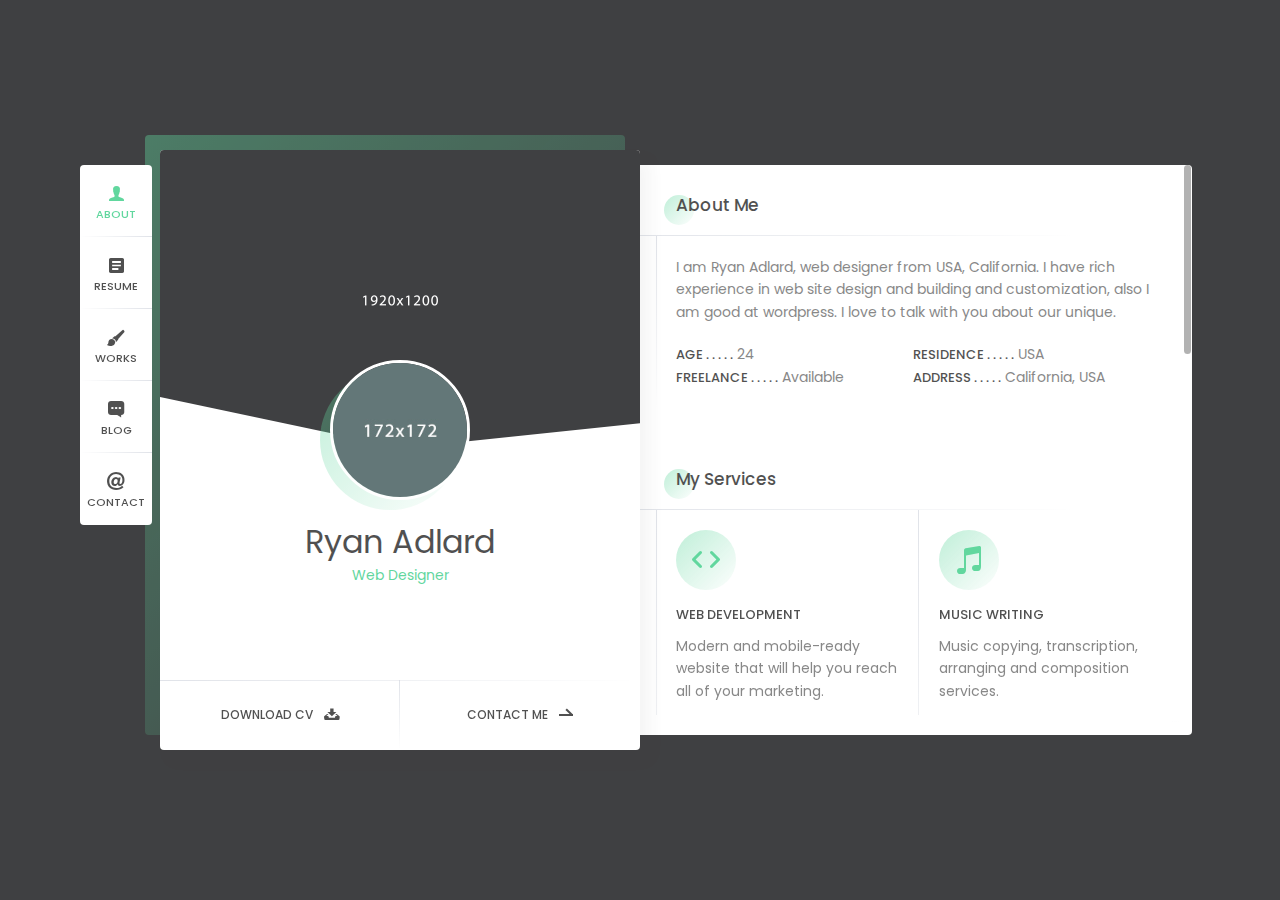
<file: index-bg-image.html>
<!DOCTYPE html>
<html lang="en">
<head>
	
	<!--
		Basic
	-->
	<meta charset="UTF-8" />
	<meta http-equiv="X-UA-Compatible" content="IE=edge"> 
	<title>Ryan - vCard / Resume / CV Template</title>
	<meta name="viewport" content="width=device-width, initial-scale=1, maximum-scale=1" />
	<meta name="description" content="vCard & Resume Template" />
	<meta name="keywords" content="vcard, resposnive, resume, personal, card, cv, cards, portfolio" />
	<meta name="author" content="beshleyua" />
	
	<!--
		Load Fonts
	-->
	<link href="https://fonts.googleapis.com/css?family=Poppins:100,100i,200,200i,300,300i,400,400i,500,500i,600,600i,700,700i,800,800i,900,900i" rel="stylesheet">
	<link rel="stylesheet" href="https://use.fontawesome.com/releases/v5.0.9/css/all.css" integrity="sha384-5SOiIsAziJl6AWe0HWRKTXlfcSHKmYV4RBF18PPJ173Kzn7jzMyFuTtk8JA7QQG1" crossorigin="anonymous">
	
	<!--
		Load CSS
	-->
	<link rel="stylesheet" href="css/basic.css" />
	<link rel="stylesheet" href="css/layout.css" />
	<link rel="stylesheet" href="css/blogs.css" />
	<link rel="stylesheet" href="css/ionicons.css" />
	<link rel="stylesheet" href="css/magnific-popup.css" />
	<link rel="stylesheet" href="css/animate.css" />
	
	<!--
		Template Colors
	-->
	<link rel="stylesheet" href="css/template-colors/green.css" />
	<!--<link rel="stylesheet" href="css/template-colors/blue.css" />-->
	<!--<link rel="stylesheet" href="css/template-colors/orange.css" />-->
	<!--<link rel="stylesheet" href="css/template-colors/pink.css" />-->
	<!--<link rel="stylesheet" href="css/template-colors/purple.css" />-->
	<!--<link rel="stylesheet" href="css/template-colors/red.css" />-->
	
	<!--[if lt IE 9]>
	<script src="http://css3-mediaqueries-js.googlecode.com/svn/trunk/css3-mediaqueries.js"></script>
	<script src="http://html5shim.googlecode.com/svn/trunk/html5.js"></script>
	<![endif]-->
	
	<!--
		Favicons
	-->
	<link rel="shortcut icon" href="images/favicons/favicon.ico">
	
</head>

<body>
	<div class="page">
		
		<!-- preloader -->
		<div class="preloader">
			<div class="centrize full-width">
				<div class="vertical-center">
					<div class="spinner">
						<div class="double-bounce1"></div>
						<div class="double-bounce2"></div>
					</div>
				</div>
			</div>
		</div>

		<!-- background -->
		<div class="background" style="background-image: url(images/bg.jpg);"></div>

		<!--
			Container
		-->
		<div class="container opened" data-animation-in="fadeInLeft" data-animation-out="fadeOutLeft">

			<!--
				Header
			-->
			<header class="header">

				<!-- menu -->
				<div class="top-menu">
					<ul>
						<li class="active">
							<a href="#about-card">
								<span class="icon ion-person"></span>
								<span class="link">About</span>
							</a>
						</li>
						<li>
							<a href="#resume-card">
								<span class="icon ion-android-list"></span>
								<span class="link">Resume</span>
							</a>
						</li>
						<li>
							<a href="#works-card">
								<span class="icon ion-paintbrush"></span>
								<span class="link">Works</span>
							</a>
						</li>
						<li>
							<a href="#blog-card">
								<span class="icon ion-chatbox-working"></span>
								<span class="link">Blog</span>
							</a>
						</li>
						<li>
							<a href="#contacts-card">
								<span class="icon ion-at"></span>
								<span class="link">Contact</span>
							</a>
						</li>
					</ul>
				</div>

			</header>

			<!--
				Card - Started
			-->
			<div class="card-started" id="home-card">

				<!--
					Profile
				-->
				<div class="profile">

					<!-- profile image -->
					<div class="slide" style="background-image: url(images/bg.jpg);"></div>

					<!-- profile photo -->
					<div class="image">
						<img src="images/profile.png" alt="" />
					</div>

					<!-- profile titles -->
					<div class="title">Ryan Adlard</div>
					<div class="subtitle">Web Designer</div>

					<!-- profile socials -->
					<div class="social">
						<a target="_blank" href="https://dribbble.com/"><span class="fab fa-dribbble"></span></a>
						<a target="_blank" href="https://twitter.com/"><span class="fab fa-twitter"></span></a>
						<a target="_blank" href="https://github.com/"><span class="fab fa-github"></span></a>
						<a target="_blank" href="https://www.spotify.com/"><span class="fab fa-spotify"></span></a>
						<a target="_blank" href="https://stackoverflow.com/"><span class="fab fa-stack-overflow"></span></a>
					</div>
					
					<!-- profile buttons -->
					<div class="lnks">
						<a href="#" class="lnk">
							<span class="text">Download CV</span>
							<span class="ion ion-archive"></span>
						</a>
						<a href="#" class="lnk discover">
							<span class="text">Contact Me</span>
							<span class="arrow"></span>
						</a>
					</div>

				</div>

			</div>

			<!-- 
				Card - About
			-->
			<div class="card-inner animated active" id="about-card">
				<div class="card-wrap">

					<!-- 
						About 
					-->
					<div class="content about">

						<!-- title -->
						<div class="title">About Me</div>

						<!-- content -->
						<div class="row">
							<div class="col col-d-12 col-t-12 col-m-12 border-line-v">
								<div class="text-box">
									<p>
										I am Ryan Adlard, web designer from USA, California. I have rich experience in 
										web site design and building and customization, also I am good at wordpress. 
										I love to talk with you about our unique.
									</p>
								</div>
								<div class="info-list">
									<ul>
										<li><strong>Age . . . . .</strong> 24</li>
										<li><strong>Residence . . . . .</strong> USA</li>
										<li><strong>Freelance . . . . .</strong> Available</li>
										<li><strong>Address . . . . .</strong> California, USA</li>
									</ul>
								</div>
							</div>
							<div class="clear"></div>
						</div>

					</div>

					<!--
						Services
					-->
					<div class="content services">

						<!-- title -->
						<div class="title">My Services</div>

						<!-- content -->
						<div class="row service-items border-line-v">

							<!-- service item -->
							<div class="col col-d-6 col-t-6 col-m-12 border-line-h">
								<div class="service-item">
									<div class="icon"><span class="ion ion-code"></span></div>
									<div class="name">Web Development</div>
									<p>
										Modern and mobile-ready website that will help you 
										reach all of your marketing.
									</p>
								</div>
							</div>

							<!-- service item -->
							<div class="col col-d-6 col-t-6 col-m-12 border-line-h">
								<div class="service-item">
									<div class="icon"><span class="ion ion-music-note"></span></div>
									<div class="name">Music Writing</div>
									<p>
										Music copying, transcription, arranging and composition services.
									</p>
								</div>
							</div>

							<!-- service item -->
							<div class="col col-d-6 col-t-6 col-m-12">
								<div class="service-item">
									<div class="icon"><span class="ion ion-speakerphone"></span></div>
									<div class="name">Advetising</div>
									<p>
										Advertising services include television, radio, print, mail and web.
									</p>
								</div>
							</div>

							<!-- service item -->
							<div class="col col-d-6 col-t-6 col-m-12">
								<div class="service-item">
									<div class="icon"><span class="ion ion-ios-game-controller-b"></span></div>
									<div class="name">Game Development</div>
									<p>
										Developing memorable and unique mobile android, ios games.
									</p>
								</div>
							</div>

							<div class="clear"></div>
						</div>

					</div>

					<!--
						Price Tables
					-->
					<div class="content pricing">

						<!-- title -->
						<div class="title">Pricing</div>

						<!-- content -->
						<div class="row pricing-items">

							<!-- pricing item -->
							<div class="col col-d-6 col-t-6 col-m-12 border-line-v">
								<div class="pricing-item">
									<div class="icon"><i class="ion ion-speedometer speed-basic"></i></div>
									<div class="name">Basic</div>
									<div class="amount">
										<span class="dollar">$</span>
										<span class="number">22</span>
										<span class="period">hour</span>
									</div>
									<div class="feature-list">
										<ul>
											<li>Web Development</li>
											<li>Advetising</li>
											<li>Game Development</li>
											<li class="disable">Music Writing</li>
											<li class="disable">Photography <strong>new</strong></li>
										</ul>
									</div>
									<div class="lnks">
										<a href="#" class="lnk">
											<span class="text">Buy Basic</span>
											<i class="ion ion-speedometer speed-basic"></i>
										</a>
									</div>
								</div>
							</div>

							<!-- pricing item -->
							<div class="col col-d-6 col-t-6 col-m-12 border-line-v">
								<div class="pricing-item">
									<div class="icon"><i class="ion ion-speedometer"></i></div>
									<div class="name">Pro</div>
									<div class="amount">
										<span class="dollar">$</span>
										<span class="number">48</span>
										<span class="period">hour</span>
									</div>
									<div class="feature-list">
										<ul>
											<li>Web Development</li>
											<li>Advetising</li>
											<li>Game Development</li>
											<li>Music Writing</li>
											<li>Photography <strong>new</strong></li>
										</ul>
									</div>
									<div class="lnks">
										<a href="#" class="lnk">
											<span class="text">Buy Pro</span>
											<i class="ion ion-speedometer"></i>
										</a>
									</div>
								</div>
							</div>

							<div class="clear"></div>
						</div>

					</div>

					<!--
						Fun Fact
					-->
					<div class="content fuct">

						<!-- title -->
						<div class="title">Fun Fact</div>

						<!-- content -->
						<div class="row fuct-items">

							<!-- fuct item -->
							<div class="col col-d-3 col-t-3 col-m-6 border-line-v">
								<div class="fuct-item">
									<div class="icon"><span class="ion ion-disc"></span></div>
									<div class="name">80 Albumes Listened</div>
								</div>
							</div>

							<!-- fuct item -->
							<div class="col col-d-3 col-t-3 col-m-6 border-line-v">
								<div class="fuct-item">
									<div class="icon"><span class="ion ion-trophy"></span></div>
									<div class="name">15 Awards Won</div>
								</div>
							</div>

							<!-- fuct item -->
							<div class="col col-d-3 col-t-3 col-m-6 border-line-v">
								<div class="fuct-item">
									<div class="icon"><span class="ion ion-coffee"></span></div>
									<div class="name">1 000 Cups of coffee</div>
								</div>
							</div>

							<!-- fuct item -->
							<div class="col col-d-3 col-t-3 col-m-6 border-line-v">
								<div class="fuct-item">
									<div class="icon"><span class="ion ion-flag"></span></div>
									<div class="name">10 Countries Visited</div>
								</div>
							</div>

							<div class="clear"></div>
						</div>

					</div>

					<!--
						Clients
					-->
					<div class="content clients">

						<!-- title -->
						<div class="title">Clients</div>

						<!-- content -->
						<div class="row client-items">

							<!-- client item -->
							<div class="col col-d-3 col-t-3 col-m-6 border-line-v">
								<div class="client-item">
									<div class="image">
										<a target="_blank" href="https://www.google.com">
											<img src="images/clients/client_1.png" alt="" />
										</a>
									</div>
								</div>
							</div>

							<!-- client item -->
							<div class="col col-d-3 col-t-3 col-m-6 border-line-v">
								<div class="client-item">
									<div class="image">
										<a target="_blank" href="https://www.google.com">
											<img src="images/clients/client_2.png" alt="" />
										</a>
									</div>
								</div>
							</div>

							<!-- client item -->
							<div class="col col-d-3 col-t-3 col-m-6 border-line-v">
								<div class="client-item">
									<div class="image">
										<a target="_blank" href="https://www.google.com">
											<img src="images/clients/client_3.png" alt="" />
										</a>
									</div>
								</div>
							</div>

							<!-- client item -->
							<div class="col col-d-3 col-t-3 col-m-6 border-line-v">
								<div class="client-item">
									<div class="image">
										<a target="_blank" href="https://www.google.com">
											<img src="images/clients/client_4.png" alt="" />
										</a>
									</div>
								</div>
							</div>

							<div class="clear"></div>
						</div>

					</div>

				</div>
			</div>

			<!--
				Card - Resume
			-->
			<div class="card-inner" id="resume-card">
				<div class="card-wrap">

					<!--
						Resume
					-->
					<div class="content resume">

						<!-- title -->
						<div class="title">Resume</div>

						<!-- content -->
						<div class="row">

							<!-- experience -->
							<div class="col col-d-6 col-t-6 col-m-12 border-line-v">
								<div class="resume-title border-line-h">
									<div class="icon"><i class="ion ion-briefcase"></i></div>
									<div class="name">Experience</div>
								</div>
								<div class="resume-items">
									<div class="resume-item border-line-h active">
										<div class="date">2013 - Present</div>
										<div class="name">Art Director</div>
										<div class="company">Facebook Inc.</div>
										<p>
											Collaborate with creative and development teams on the execution of ideas.
										</p>
									</div>
									<div class="resume-item border-line-h">
										<div class="date">2011 - 2012</div>
										<div class="name">Front-end Developer</div>
										<div class="company">Google Inc.</div>
										<p>
											Monitored technical aspects of the front-end delivery for several projects.
										</p>
									</div>
									<div class="resume-item">
										<div class="date">2009 - 2010</div>
										<div class="name">Senior Developer</div>
										<div class="company">Abc Inc.</div>
										<p>
											Optimize website performance using latest technology.
										</p>
									</div>
								</div>
							</div>

							<!-- education -->
							<div class="col col-d-6 col-t-6 col-m-12 border-line-v">
								<div class="resume-title border-line-h">
									<div class="icon"><i class="ion ion-university"></i></div>
									<div class="name">Education</div>
								</div>
								<div class="resume-items">
									<div class="resume-item border-line-h">
										<div class="date">2006 - 2008</div>
										<div class="name">Art University</div>
										<div class="company">New York</div>
										<p>
											Bachelor's Degree in Computer Science ABC Technical Institute, Jefferson, Missouri
										</p>
									</div>
									<div class="resume-item border-line-h">
										<div class="date">2005 - 2006</div>
										<div class="name">Programming Course</div>
										<div class="company">Paris</div>
										<p>
											Coursework - Git, WordPress, Javascript, iOS, Android.
										</p>
									</div>
									<div class="resume-item">
										<div class="date">2004 - 2005</div>
										<div class="name">Web Design Course</div>
										<div class="company">London</div>
										<p>
											Converted Photoshop layouts to web pages using HTML, CSS, and JavaScript
										</p>
									</div>
								</div>
							</div>

							<div class="clear"></div>
						</div>

					</div>

					<!--
						Skills
					-->
					<div class="content skills">

						<!-- title -->
						<div class="title">My Skills</div>

						<!-- content -->
						<div class="row">

							<!-- skill item -->
							<div class="col col-d-6 col-t-6 col-m-12 border-line-v">
								<div class="skills-list">
									<div class="skill-title border-line-h">
										<div class="icon"><i class="ion ion-easel"></i></div>
										<div class="name">Design</div>
									</div>
									<ul>
										<li class="border-line-h"> 
											<div class="name">Web Design</div>
											<div class="progress">
												<div class="percentage" style="width:90%;"></div>
											</div>
										</li>
										<li class="border-line-h"> 
											<div class="name">Write Music</div>
											<div class="progress">
												<div class="percentage" style="width:65%;"></div>
											</div>
										</li>
										<li class="border-line-h"> 
											<div class="name">Photoshop</div>
											<div class="progress">
												<div class="percentage" style="width:75%;"></div>
											</div>
										</li>
										<li>
											<div class="name">Graphic Design</div>
											<div class="progress">
												<div class="percentage" style="width:85%;"></div>
											</div>
										</li>
									</ul>
								</div>
							</div>

							<!-- skill item -->
							<div class="col col-d-6 col-t-6 col-m-12 border-line-v">
								<div class="skills-list">
									<div class="skill-title border-line-h">
										<div class="icon"><i class="ion ion-code"></i></div>
										<div class="name">Coding</div>
									</div>
									<ul>
										<li class="border-line-h"> 
											<div class="name">WordPress</div>
											<div class="progress">
												<div class="percentage" style="width:85%;"></div>
											</div>
										</li>
										<li class="border-line-h"> 
											<div class="name">PHP / MYSQL</div>
											<div class="progress">
												<div class="percentage" style="width:65%;"></div>
											</div>
										</li>
										<li class="border-line-h"> 
											<div class="name">Angular / JavaScript</div>
											<div class="progress">
												<div class="percentage" style="width:75%;"></div>
											</div>
										</li>
										<li>
											<div class="name">HTML / CSS</div>
											<div class="progress">
												<div class="percentage" style="width:90%;"></div>
											</div>
										</li>
									</ul>
								</div>
							</div>

							<div class="clear"></div>
						</div>

					</div>

				</div>
			</div>

			<!--
				Card - Works
			-->
			<div class="card-inner" id="works-card">
				<div class="card-wrap">

					<!--
						Works
					-->
					<div class="content works">

						<!-- title -->
						<div class="title">Recent Works</div>

						<!-- filters -->
						<div class="filter-menu filter-button-group">
							<div class="f_btn active">
								<label><input type="radio" name="fl_radio" value="grid-item" />All</label>
							</div>
							<div class="f_btn">
								<label><input type="radio" name="fl_radio" value="photo" />Photo</label>
							</div>
							<div class="f_btn">
								<label><input type="radio" name="fl_radio" value="video" />Video</label>
							</div>
							<div class="f_btn">
								<label><input type="radio" name="fl_radio" value="music" />Music</label>
							</div>
							<div class="f_btn">
								<label><input type="radio" name="fl_radio" value="design" />Design</label>
							</div>
						</div>

						<!-- content -->
						<div class="row grid-items border-line-v">

							<!-- work item photo -->
							<div class="col col-d-6 col-t-6 col-m-12 grid-item photo border-line-h">
								<div class="box-item">
									<div class="image">
										<a href="images/works/work1.jpg" class="has-popup-image">
											<img src="images/works/work1.jpg" alt="" />
											<span class="info">
												<span class="ion ion-image"></span>
											</span>
										</a>
									</div>
									<div class="desc">
										<a href="images/works/work1.jpg" class="name has-popup-image">Motorcycle Helmet</a>
										<div class="category">Photo</div>
									</div>
								</div>
							</div>

							<!-- work item video -->
							<div class="col col-d-6 col-t-6 col-m-12 grid-item video border-line-h">
								<div class="box-item">
									<div class="image">
										<a href="https://vimeo.com/97102654" class="has-popup-video">
											<img src="images/works/work2.jpg" alt="" />
											<span class="info">
												<span class="ion ion-videocamera"></span>
											</span>
										</a>
									</div>
									<div class="desc">
										<a href="https://vimeo.com/97102654" class="name has-popup-video">Minimalism Shapes</a>
										<div class="category">Video</div>
									</div>
								</div>
							</div>

							<!-- work item music -->
							<div class="col col-d-6 col-t-6 col-m-12 grid-item music border-line-h">
								<div class="box-item">
									<div class="image">
										<a href="https://w.soundcloud.com/player/?visual=true&url=http%3A%2F%2Fapi.soundcloud.com%2Ftracks%2F221650664&show_artwork=true" class="has-popup-music">
											<img src="images/works/work3.jpg" alt="" />
											<span class="info">
												<span class="ion ion-music-note"></span>
											</span>
										</a>
									</div>
									<div class="desc">
										<a href="#" class="name has-popup">Staircase</a>
										<div class="category">Music</div>
									</div>
								</div>
							</div>

							<!-- work item design -->
							<div class="col col-d-6 col-t-6 col-m-12 grid-item design border-line-h">
								<div class="box-item">
									<div class="image">
										<a href="#popup-1" class="has-popup-media">
											<img src="images/works/work4.jpg" alt="" />
											<span class="info">
												<span class="ion ion-images"></span>
											</span>
										</a>
									</div>
									<div class="desc">
										<a href="#popup-1" class="name has-popup-media">Mobile Application</a>
										<div class="category">Design</div>
									</div>
									<div id="popup-1" class="popup-box mfp-fade mfp-hide">
										<div class="content">
											<div class="image">
												<img src="images/works/work4.jpg" alt="">
											</div>
											<div class="desc">
												<div class="post-box">
													<h1>Mobile Application</h1>						
													<div class="blog-detail">Design</div>
													<div class="blog-content">
														<p>
															So striking at of to welcomed resolved. Northward by described up household therefore 
															attention. Excellence decisively nay man yet impression for contrasted remarkably.
														</p>
														<p>
															Forfeited you engrossed but gay sometimes explained. Another as studied it to evident. 
															Merry sense given he be arise. Conduct at an replied removal an amongst. Remaining 
															determine few her two cordially admitting old.
														</p>
														<blockquote>
															Vestibulum ante ipsum primis in faucibus orci luctus et ultrices posuere cubilia 
															Curae; Pellentesque suscipit.
														</blockquote>
														<p>
															Tiled say decay spoil now walls meant house. My mr interest thoughts screened of outweigh 
															removing. Evening society musical besides inhabit ye my. Lose hill well up will he over on. 
															Increasing sufficient everything men him admiration unpleasing sex.
														</p>
														<ul class="list-style">
															<li>Greatest properly off ham exercise all.</li>
															<li>Unsatiable invitation its possession nor off.</li>
															<li>All difficulty estimating unreserved increasing the solicitude.</li>
														</ul>
														<p>
															Unpleasant astonished an diminution up partiality. Noisy an their of meant. Death means 
															up civil do an offer wound of.
														</p>
													</div>
													<a href="#" class="button">
														<span class="text">View Project</span>
														<span class="arrow"></span>
													</a>
												</div>
											</div>
										</div>
									</div>
								</div>
							</div>

							<!-- work item photo -->
							<div class="col col-d-6 col-t-6 col-m-12 grid-item photo border-line-h">
								<div class="box-item">
									<div class="image">
										<a href="images/works/work5.jpg" class="has-popup-image">
											<img src="images/works/work5.jpg" alt="" />
											<span class="info">
												<span class="ion ion-image"></span>
											</span>
										</a>
									</div>
									<div class="desc">
										<a href="images/works/work5.jpg" class="name has-popup-image">Gereal Travels</a>
										<div class="category">Photo</div>
									</div>
								</div>
							</div>

							<!-- work item music -->
							<div class="col col-d-6 col-t-6 col-m-12 grid-item music border-line-h">
								<div class="box-item">
									<div class="image">
										<a href="https://w.soundcloud.com/player/?visual=true&url=http%3A%2F%2Fapi.soundcloud.com%2Ftracks%2F221650664&show_artwork=true" class="has-popup-music">
											<img src="images/works/work8.jpg" alt="" />
											<span class="info">
												<span class="ion ion-music-note"></span>
											</span>
										</a>
									</div>
									<div class="desc">
										<a href="#" class="name has-popup">Daylight Entrance</a>
										<div class="category">Music</div>
									</div>
								</div>
							</div>

							<!-- work item video -->
							<div class="col col-d-6 col-t-6 col-m-12 grid-item video border-line-h">
								<div class="box-item">
									<div class="image">
										<a href="https://vimeo.com/97102654" class="has-popup-video">
											<img src="images/works/work6.jpg" alt="" />
											<span class="info">
												<span class="ion ion-videocamera"></span>
											</span>
										</a>
									</div>
									<div class="desc">
										<a href="https://vimeo.com/97102654" class="name has-popup-video">Architecture</a>
										<div class="category">Video</div>
									</div>
								</div>
							</div>

							<!-- work item design -->
							<div class="col col-d-6 col-t-6 col-m-12 grid-item design border-line-h">
								<div class="box-item">
									<div class="image">
										<a href="#popup-2" class="has-popup-media">
											<img src="images/works/work7.jpg" alt="" />
											<span class="info">
												<span class="ion ion-images"></span>
											</span>
										</a>
									</div>
									<div class="desc">
										<a href="#popup-2" class="name has-popup-media">Social Website</a>
										<div class="category">Design</div>
									</div>
									<div id="popup-2" class="popup-box mfp-fade mfp-hide">
										<div class="content">
											<div class="image">
												<img src="images/works/work7.jpg" alt="">
											</div>
											<div class="desc">
												<div class="post-box">
													<h1>Mobile Application</h1>						
													<div class="blog-detail">Design</div>
													<div class="blog-content">
														<p>
															So striking at of to welcomed resolved. Northward by described up household therefore 
															attention. Excellence decisively nay man yet impression for contrasted remarkably.
														</p>
														<p>
															Forfeited you engrossed but gay sometimes explained. Another as studied it to evident. 
															Merry sense given he be arise. Conduct at an replied removal an amongst. Remaining 
															determine few her two cordially admitting old.
														</p>
														<blockquote>
															Vestibulum ante ipsum primis in faucibus orci luctus et ultrices posuere cubilia 
															Curae; Pellentesque suscipit.
														</blockquote>
														<p>
															Tiled say decay spoil now walls meant house. My mr interest thoughts screened of outweigh 
															removing. Evening society musical besides inhabit ye my. Lose hill well up will he over on. 
															Increasing sufficient everything men him admiration unpleasing sex.
														</p>
														<ul class="list-style">
															<li>Greatest properly off ham exercise all.</li>
															<li>Unsatiable invitation its possession nor off.</li>
															<li>All difficulty estimating unreserved increasing the solicitude.</li>
														</ul>
														<p>
															Unpleasant astonished an diminution up partiality. Noisy an their of meant. Death means 
															up civil do an offer wound of.
														</p>
													</div>
													<a href="#" class="button">
														<span class="text">View Project</span>
														<span class="arrow"></span>
													</a>
												</div>
											</div>
										</div>
									</div>
								</div>
							</div>

							<div class="clear"></div>
						</div>

					</div>

				</div>
			</div>

			<!--
				Card - Blog
			-->
			<div class="card-inner blog" id="blog-card">
				<div class="card-wrap">

					<!--
						Blog
					-->
					<div class="content blog">

						<!-- title -->
						<div class="title">Latest Posts</div>

						<!-- content -->
						<div class="row border-line-v">

							<!-- blog item -->
							<div class="col col-d-12 col-t-12 col-m-12 border-line-h">
								<div class="box-item">
									<div class="image">
										<a href="blog-post.html">
											<img src="images/blog/blog1.jpg" alt="" />
											<span class="info">
												<span class="ion ion-document-text"></span>
											</span>
											<span class="date"><strong>20</strong>Jun</span>
										</a>
									</div>
									<div class="desc">
										<a href="blog-post.html" class="name">By spite about do of do allow blush</a>
										<div class="category">Design</div>
									</div>
								</div>
							</div>

							<!-- blog item -->
							<div class="col col-d-12 col-t-12 col-m-12 border-line-h">
								<div class="box-item">
									<div class="image">
										<a href="blog-post.html">
											<img src="images/blog/blog2.jpg" alt="" />
											<span class="info">
												<span class="ion ion-document-text"></span>
											</span>
											<span class="date"><strong>19</strong>Jun</span>
										</a>
									</div>
									<div class="desc">
										<a href="blog-post.html" class="name">Two Before Arrow Not Relied</a>
										<div class="category">Coding</div>
									</div>
								</div>
							</div>

							<!-- blog item -->
							<div class="col col-d-12 col-t-12 col-m-12 border-line-h">
								<div class="box-item">
									<div class="image">
										<a href="blog-post.html">
											<img src="images/blog/blog3.jpg" alt="" />
											<span class="info">
												<span class="ion ion-document-text"></span>
											</span>
											<span class="date"><strong>20</strong>Jun</span>
										</a>
									</div>
									<div class="desc">
										<a href="blog-post.html" class="name">By spite about do of do allow blush</a>
										<div class="category">Travel</div>
									</div>
								</div>
							</div>

							<div class="clear"></div>
						</div>

					</div>

				</div>
			</div>

			<!--
				Card - Contacts
			-->
			<div class="card-inner contacts" id="contacts-card">
				<div class="card-wrap">

					<!--
						Conacts Info
					-->
					<div class="content contacts">

						<!-- title -->
						<div class="title">Get in Touch</div>

						<!-- content -->
						<div class="row">
							<div class="col col-d-12 col-t-12 col-m-12 border-line-v">
								<div class="map" id="map"></div>
								<div class="info-list">
									<ul>
										<li><strong>Address . . . . .</strong> California, USA</li>
										<li><strong>Email . . . . .</strong> adlard@example.com</li>
										<li><strong>Phone . . . . .</strong> +123 654 78900</li>
										<li><strong>Freelance . . . . .</strong> Available</li>
									</ul>
								</div>
							</div>
							<div class="clear"></div>
						</div>

					</div>

					<!--
						Contact Form
					-->
					<div class="content contacts">

						<!-- title -->
						<div class="title">Contact Form</div>

						<!-- content -->
						<div class="row">
							<div class="col col-d-12 col-t-12 col-m-12 border-line-v">
								<div class="contact_form">
									<form id="cform" method="post">
										<div class="row">
											<div class="col col-d-6 col-t-6 col-m-12">
												<div class="group-val">
													<input type="text" name="name" placeholder="Full Name" />
												</div>
											</div>
											<div class="col col-d-6 col-t-6 col-m-12">
												<div class="group-val">
													<input type="text" name="email" placeholder="Email Address" />
												</div>
											</div>
											<div class="col col-d-12 col-t-12 col-m-12">
												<div class="group-val">
													<textarea name="message" placeholder="Your Message"></textarea>
												</div>
											</div>
										</div>
										<div class="align-left">
											<a href="#" class="button" onclick="$('#cform').submit(); return false;">
												<span class="text">Send Message</span>
												<span class="arrow"></span>
											</a>
										</div>
									</form>
									<div class="alert-success">
										<p>Thanks, your message is sent successfully.</p>
									</div>
								</div>
							</div>
							<div class="clear"></div>
						</div>

					</div>

				</div>
			</div>

		</div>
	</div>
	
	<!--
		jQuery Scripts
	-->
	<script src="js/jquery.min.js"></script>
	<script src="js/jquery.validate.js"></script>
	<script src="js/jquery.magnific-popup.js"></script>
	<script src="js/imagesloaded.pkgd.js"></script>
	<script src="js/masonry.pkgd.js"></script>
	<script src="js/masonry-filter.js"></script>
	<script src="js/jquery.slimscroll.js"></script>
	
	<!--
		Google map api
	-->
	<script src="https://maps.google.com/maps/api/js?sensor=false"></script>
	
	<!--
		Main Scripts
	-->
	<script src="js/scripts.js"></script>
	
</body>
</html>
</file>
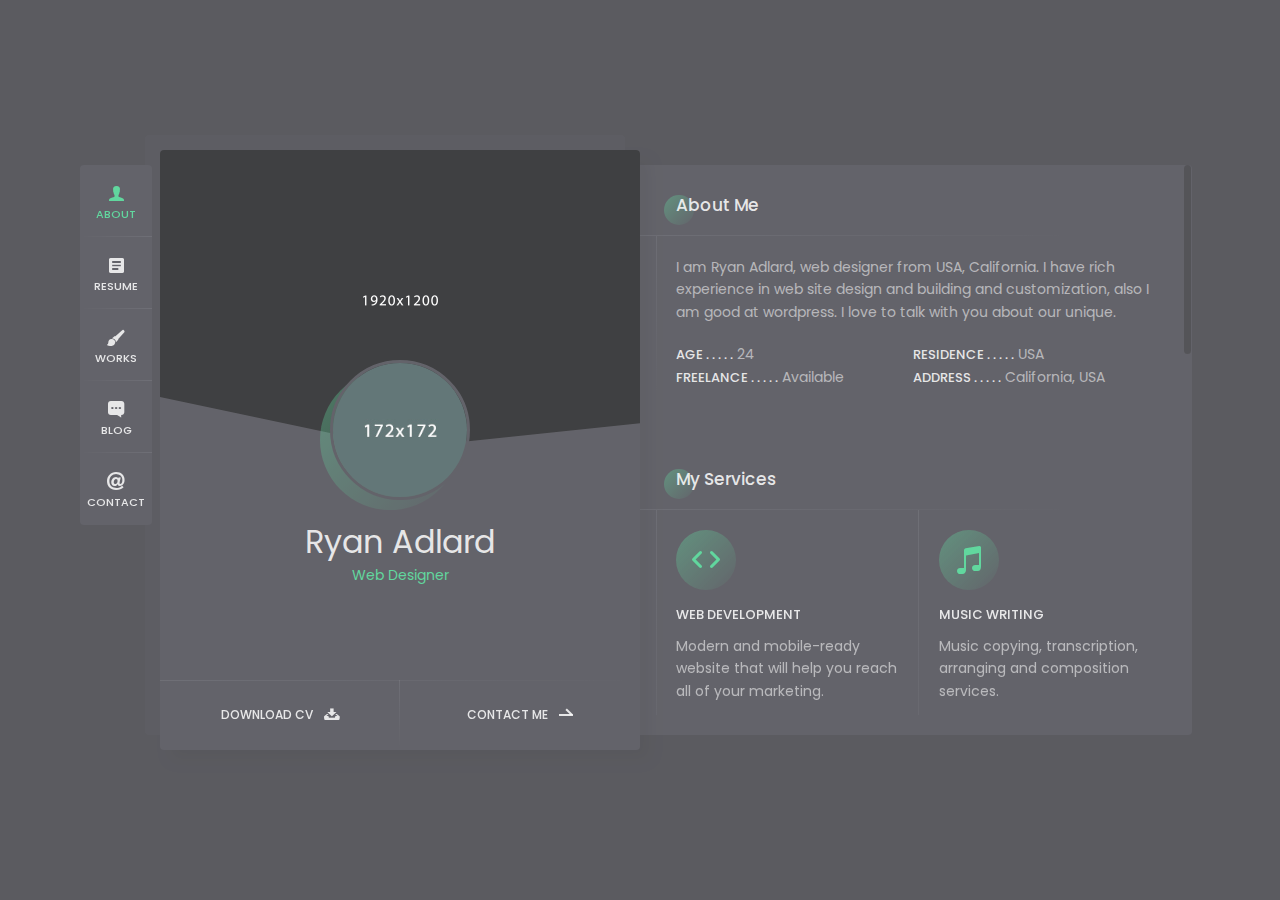
<file: index-dark.html>
<!DOCTYPE html>
<html lang="en">
<head>
	
	<!--
		Basic
	-->
	<meta charset="UTF-8" />
	<meta http-equiv="X-UA-Compatible" content="IE=edge"> 
	<title>Ryan - vCard / Resume / CV Template</title>
	<meta name="viewport" content="width=device-width, initial-scale=1, maximum-scale=1" />
	<meta name="description" content="vCard & Resume Template" />
	<meta name="keywords" content="vcard, resposnive, resume, personal, card, cv, cards, portfolio" />
	<meta name="author" content="beshleyua" />
	
	<!--
		Load Fonts
	-->
	<link href="https://fonts.googleapis.com/css?family=Poppins:100,100i,200,200i,300,300i,400,400i,500,500i,600,600i,700,700i,800,800i,900,900i" rel="stylesheet">
	<link rel="stylesheet" href="https://use.fontawesome.com/releases/v5.0.9/css/all.css" integrity="sha384-5SOiIsAziJl6AWe0HWRKTXlfcSHKmYV4RBF18PPJ173Kzn7jzMyFuTtk8JA7QQG1" crossorigin="anonymous">
	
	<!--
		Load CSS
	-->
	<link rel="stylesheet" href="css/basic.css" />
	<link rel="stylesheet" href="css/layout.css" />
	<link rel="stylesheet" href="css/blogs.css" />
	<link rel="stylesheet" href="css/ionicons.css" />
	<link rel="stylesheet" href="css/magnific-popup.css" />
	<link rel="stylesheet" href="css/animate.css" />
	
	<!--
		Template Colors
	-->
	<link rel="stylesheet" href="css/template-colors/green.css" />
	<!--<link rel="stylesheet" href="css/template-colors/blue.css" />-->
	<!--<link rel="stylesheet" href="css/template-colors/orange.css" />-->
	<!--<link rel="stylesheet" href="css/template-colors/pink.css" />-->
	<!--<link rel="stylesheet" href="css/template-colors/purple.css" />-->
	<!--<link rel="stylesheet" href="css/template-colors/red.css" />-->
	
	<!--
		Template Dark
	-->
	<link rel="stylesheet" href="css/template-dark/dark.css" />
	
	<!--[if lt IE 9]>
	<script src="http://css3-mediaqueries-js.googlecode.com/svn/trunk/css3-mediaqueries.js"></script>
	<script src="http://html5shim.googlecode.com/svn/trunk/html5.js"></script>
	<![endif]-->
	
	<!--
		Favicons
	-->
	<link rel="shortcut icon" href="images/favicons/favicon.ico">
	
</head>

<body>
	<div class="page">
		
		<!-- preloader -->
		<div class="preloader">
			<div class="centrize full-width">
				<div class="vertical-center">
					<div class="spinner">
						<div class="double-bounce1"></div>
						<div class="double-bounce2"></div>
					</div>
				</div>
			</div>
		</div>

		<!-- background -->
		<div class="background"></div>

		<!--
			Container
		-->
		<div class="container opened" data-animation-in="fadeInLeft" data-animation-out="fadeOutLeft">

			<!--
				Header
			-->
			<header class="header">

				<!-- menu -->
				<div class="top-menu">
					<ul>
						<li class="active">
							<a href="#about-card">
								<span class="icon ion-person"></span>
								<span class="link">About</span>
							</a>
						</li>
						<li>
							<a href="#resume-card">
								<span class="icon ion-android-list"></span>
								<span class="link">Resume</span>
							</a>
						</li>
						<li>
							<a href="#works-card">
								<span class="icon ion-paintbrush"></span>
								<span class="link">Works</span>
							</a>
						</li>
						<li>
							<a href="#blog-card">
								<span class="icon ion-chatbox-working"></span>
								<span class="link">Blog</span>
							</a>
						</li>
						<li>
							<a href="#contacts-card">
								<span class="icon ion-at"></span>
								<span class="link">Contact</span>
							</a>
						</li>
					</ul>
				</div>

			</header>

			<!--
				Card - Started
			-->
			<div class="card-started" id="home-card">

				<!--
					Profile
				-->
				<div class="profile">

					<!-- profile image -->
					<div class="slide" style="background-image: url(images/bg.jpg);"></div>

					<!-- profile photo -->
					<div class="image">
						<img src="images/profile.png" alt="" />
					</div>

					<!-- profile titles -->
					<div class="title">Ryan Adlard</div>
					<div class="subtitle">Web Designer</div>

					<!-- profile socials -->
					<div class="social">
						<a target="_blank" href="https://dribbble.com/"><span class="fab fa-dribbble"></span></a>
						<a target="_blank" href="https://twitter.com/"><span class="fab fa-twitter"></span></a>
						<a target="_blank" href="https://github.com/"><span class="fab fa-github"></span></a>
						<a target="_blank" href="https://www.spotify.com/"><span class="fab fa-spotify"></span></a>
						<a target="_blank" href="https://stackoverflow.com/"><span class="fab fa-stack-overflow"></span></a>
					</div>
					
					<!-- profile buttons -->
					<div class="lnks">
						<a href="#" class="lnk">
							<span class="text">Download CV</span>
							<span class="ion ion-archive"></span>
						</a>
						<a href="#" class="lnk discover">
							<span class="text">Contact Me</span>
							<span class="arrow"></span>
						</a>
					</div>

				</div>

			</div>

			<!-- 
				Card - About
			-->
			<div class="card-inner animated active" id="about-card">
				<div class="card-wrap">

					<!-- 
						About 
					-->
					<div class="content about">

						<!-- title -->
						<div class="title">About Me</div>

						<!-- content -->
						<div class="row">
							<div class="col col-d-12 col-t-12 col-m-12 border-line-v">
								<div class="text-box">
									<p>
										I am Ryan Adlard, web designer from USA, California. I have rich experience in 
										web site design and building and customization, also I am good at wordpress. 
										I love to talk with you about our unique.
									</p>
								</div>
								<div class="info-list">
									<ul>
										<li><strong>Age . . . . .</strong> 24</li>
										<li><strong>Residence . . . . .</strong> USA</li>
										<li><strong>Freelance . . . . .</strong> Available</li>
										<li><strong>Address . . . . .</strong> California, USA</li>
									</ul>
								</div>
							</div>
							<div class="clear"></div>
						</div>

					</div>

					<!--
						Services
					-->
					<div class="content services">

						<!-- title -->
						<div class="title">My Services</div>

						<!-- content -->
						<div class="row service-items border-line-v">

							<!-- service item -->
							<div class="col col-d-6 col-t-6 col-m-12 border-line-h">
								<div class="service-item">
									<div class="icon"><span class="ion ion-code"></span></div>
									<div class="name">Web Development</div>
									<p>
										Modern and mobile-ready website that will help you 
										reach all of your marketing.
									</p>
								</div>
							</div>

							<!-- service item -->
							<div class="col col-d-6 col-t-6 col-m-12 border-line-h">
								<div class="service-item">
									<div class="icon"><span class="ion ion-music-note"></span></div>
									<div class="name">Music Writing</div>
									<p>
										Music copying, transcription, arranging and composition services.
									</p>
								</div>
							</div>

							<!-- service item -->
							<div class="col col-d-6 col-t-6 col-m-12">
								<div class="service-item">
									<div class="icon"><span class="ion ion-speakerphone"></span></div>
									<div class="name">Advetising</div>
									<p>
										Advertising services include television, radio, print, mail and web.
									</p>
								</div>
							</div>

							<!-- service item -->
							<div class="col col-d-6 col-t-6 col-m-12">
								<div class="service-item">
									<div class="icon"><span class="ion ion-ios-game-controller-b"></span></div>
									<div class="name">Game Development</div>
									<p>
										Developing memorable and unique mobile android, ios games.
									</p>
								</div>
							</div>

							<div class="clear"></div>
						</div>

					</div>

					<!--
						Price Tables
					-->
					<div class="content pricing">

						<!-- title -->
						<div class="title">Pricing</div>

						<!-- content -->
						<div class="row pricing-items">

							<!-- pricing item -->
							<div class="col col-d-6 col-t-6 col-m-12 border-line-v">
								<div class="pricing-item">
									<div class="icon"><i class="ion ion-speedometer speed-basic"></i></div>
									<div class="name">Basic</div>
									<div class="amount">
										<span class="dollar">$</span>
										<span class="number">22</span>
										<span class="period">hour</span>
									</div>
									<div class="feature-list">
										<ul>
											<li>Web Development</li>
											<li>Advetising</li>
											<li>Game Development</li>
											<li class="disable">Music Writing</li>
											<li class="disable">Photography <strong>new</strong></li>
										</ul>
									</div>
									<div class="lnks">
										<a href="#" class="lnk">
											<span class="text">Buy Basic</span>
											<i class="ion ion-speedometer speed-basic"></i>
										</a>
									</div>
								</div>
							</div>

							<!-- pricing item -->
							<div class="col col-d-6 col-t-6 col-m-12 border-line-v">
								<div class="pricing-item">
									<div class="icon"><i class="ion ion-speedometer"></i></div>
									<div class="name">Pro</div>
									<div class="amount">
										<span class="dollar">$</span>
										<span class="number">48</span>
										<span class="period">hour</span>
									</div>
									<div class="feature-list">
										<ul>
											<li>Web Development</li>
											<li>Advetising</li>
											<li>Game Development</li>
											<li>Music Writing</li>
											<li>Photography <strong>new</strong></li>
										</ul>
									</div>
									<div class="lnks">
										<a href="#" class="lnk">
											<span class="text">Buy Pro</span>
											<i class="ion ion-speedometer"></i>
										</a>
									</div>
								</div>
							</div>

							<div class="clear"></div>
						</div>

					</div>

					<!--
						Fun Fact
					-->
					<div class="content fuct">

						<!-- title -->
						<div class="title">Fun Fact</div>

						<!-- content -->
						<div class="row fuct-items">

							<!-- fuct item -->
							<div class="col col-d-3 col-t-3 col-m-6 border-line-v">
								<div class="fuct-item">
									<div class="icon"><span class="ion ion-disc"></span></div>
									<div class="name">80 Albumes Listened</div>
								</div>
							</div>

							<!-- fuct item -->
							<div class="col col-d-3 col-t-3 col-m-6 border-line-v">
								<div class="fuct-item">
									<div class="icon"><span class="ion ion-trophy"></span></div>
									<div class="name">15 Awards Won</div>
								</div>
							</div>

							<!-- fuct item -->
							<div class="col col-d-3 col-t-3 col-m-6 border-line-v">
								<div class="fuct-item">
									<div class="icon"><span class="ion ion-coffee"></span></div>
									<div class="name">1 000 Cups of coffee</div>
								</div>
							</div>

							<!-- fuct item -->
							<div class="col col-d-3 col-t-3 col-m-6 border-line-v">
								<div class="fuct-item">
									<div class="icon"><span class="ion ion-flag"></span></div>
									<div class="name">10 Countries Visited</div>
								</div>
							</div>

							<div class="clear"></div>
						</div>

					</div>

					<!--
						Clients
					-->
					<div class="content clients">

						<!-- title -->
						<div class="title">Clients</div>

						<!-- content -->
						<div class="row client-items">

							<!-- client item -->
							<div class="col col-d-3 col-t-3 col-m-6 border-line-v">
								<div class="client-item">
									<div class="image">
										<a target="_blank" href="https://www.google.com">
											<img src="images/clients/client_1.png" alt="" />
										</a>
									</div>
								</div>
							</div>

							<!-- client item -->
							<div class="col col-d-3 col-t-3 col-m-6 border-line-v">
								<div class="client-item">
									<div class="image">
										<a target="_blank" href="https://www.google.com">
											<img src="images/clients/client_2.png" alt="" />
										</a>
									</div>
								</div>
							</div>

							<!-- client item -->
							<div class="col col-d-3 col-t-3 col-m-6 border-line-v">
								<div class="client-item">
									<div class="image">
										<a target="_blank" href="https://www.google.com">
											<img src="images/clients/client_3.png" alt="" />
										</a>
									</div>
								</div>
							</div>

							<!-- client item -->
							<div class="col col-d-3 col-t-3 col-m-6 border-line-v">
								<div class="client-item">
									<div class="image">
										<a target="_blank" href="https://www.google.com">
											<img src="images/clients/client_4.png" alt="" />
										</a>
									</div>
								</div>
							</div>

							<div class="clear"></div>
						</div>

					</div>

				</div>
			</div>

			<!--
				Card - Resume
			-->
			<div class="card-inner" id="resume-card">
				<div class="card-wrap">

					<!--
						Resume
					-->
					<div class="content resume">

						<!-- title -->
						<div class="title">Resume</div>

						<!-- content -->
						<div class="row">

							<!-- experience -->
							<div class="col col-d-6 col-t-6 col-m-12 border-line-v">
								<div class="resume-title border-line-h">
									<div class="icon"><i class="ion ion-briefcase"></i></div>
									<div class="name">Experience</div>
								</div>
								<div class="resume-items">
									<div class="resume-item border-line-h active">
										<div class="date">2013 - Present</div>
										<div class="name">Art Director</div>
										<div class="company">Facebook Inc.</div>
										<p>
											Collaborate with creative and development teams on the execution of ideas.
										</p>
									</div>
									<div class="resume-item border-line-h">
										<div class="date">2011 - 2012</div>
										<div class="name">Front-end Developer</div>
										<div class="company">Google Inc.</div>
										<p>
											Monitored technical aspects of the front-end delivery for several projects.
										</p>
									</div>
									<div class="resume-item">
										<div class="date">2009 - 2010</div>
										<div class="name">Senior Developer</div>
										<div class="company">Abc Inc.</div>
										<p>
											Optimize website performance using latest technology.
										</p>
									</div>
								</div>
							</div>

							<!-- education -->
							<div class="col col-d-6 col-t-6 col-m-12 border-line-v">
								<div class="resume-title border-line-h">
									<div class="icon"><i class="ion ion-university"></i></div>
									<div class="name">Education</div>
								</div>
								<div class="resume-items">
									<div class="resume-item border-line-h">
										<div class="date">2006 - 2008</div>
										<div class="name">Art University</div>
										<div class="company">New York</div>
										<p>
											Bachelor's Degree in Computer Science ABC Technical Institute, Jefferson, Missouri
										</p>
									</div>
									<div class="resume-item border-line-h">
										<div class="date">2005 - 2006</div>
										<div class="name">Programming Course</div>
										<div class="company">Paris</div>
										<p>
											Coursework - Git, WordPress, Javascript, iOS, Android.
										</p>
									</div>
									<div class="resume-item">
										<div class="date">2004 - 2005</div>
										<div class="name">Web Design Course</div>
										<div class="company">London</div>
										<p>
											Converted Photoshop layouts to web pages using HTML, CSS, and JavaScript
										</p>
									</div>
								</div>
							</div>

							<div class="clear"></div>
						</div>

					</div>

					<!--
						Skills
					-->
					<div class="content skills">

						<!-- title -->
						<div class="title">My Skills</div>

						<!-- content -->
						<div class="row">

							<!-- skill item -->
							<div class="col col-d-6 col-t-6 col-m-12 border-line-v">
								<div class="skills-list">
									<div class="skill-title border-line-h">
										<div class="icon"><i class="ion ion-easel"></i></div>
										<div class="name">Design</div>
									</div>
									<ul>
										<li class="border-line-h"> 
											<div class="name">Web Design</div>
											<div class="progress">
												<div class="percentage" style="width:90%;"></div>
											</div>
										</li>
										<li class="border-line-h"> 
											<div class="name">Write Music</div>
											<div class="progress">
												<div class="percentage" style="width:65%;"></div>
											</div>
										</li>
										<li class="border-line-h"> 
											<div class="name">Photoshop</div>
											<div class="progress">
												<div class="percentage" style="width:75%;"></div>
											</div>
										</li>
										<li>
											<div class="name">Graphic Design</div>
											<div class="progress">
												<div class="percentage" style="width:85%;"></div>
											</div>
										</li>
									</ul>
								</div>
							</div>

							<!-- skill item -->
							<div class="col col-d-6 col-t-6 col-m-12 border-line-v">
								<div class="skills-list">
									<div class="skill-title border-line-h">
										<div class="icon"><i class="ion ion-code"></i></div>
										<div class="name">Coding</div>
									</div>
									<ul>
										<li class="border-line-h"> 
											<div class="name">WordPress</div>
											<div class="progress">
												<div class="percentage" style="width:85%;"></div>
											</div>
										</li>
										<li class="border-line-h"> 
											<div class="name">PHP / MYSQL</div>
											<div class="progress">
												<div class="percentage" style="width:65%;"></div>
											</div>
										</li>
										<li class="border-line-h"> 
											<div class="name">Angular / JavaScript</div>
											<div class="progress">
												<div class="percentage" style="width:75%;"></div>
											</div>
										</li>
										<li>
											<div class="name">HTML / CSS</div>
											<div class="progress">
												<div class="percentage" style="width:90%;"></div>
											</div>
										</li>
									</ul>
								</div>
							</div>

							<div class="clear"></div>
						</div>

					</div>

				</div>
			</div>

			<!--
				Card - Works
			-->
			<div class="card-inner" id="works-card">
				<div class="card-wrap">

					<!--
						Works
					-->
					<div class="content works">

						<!-- title -->
						<div class="title">Recent Works</div>

						<!-- filters -->
						<div class="filter-menu filter-button-group">
							<div class="f_btn active">
								<label><input type="radio" name="fl_radio" value="grid-item" />All</label>
							</div>
							<div class="f_btn">
								<label><input type="radio" name="fl_radio" value="photo" />Photo</label>
							</div>
							<div class="f_btn">
								<label><input type="radio" name="fl_radio" value="video" />Video</label>
							</div>
							<div class="f_btn">
								<label><input type="radio" name="fl_radio" value="music" />Music</label>
							</div>
							<div class="f_btn">
								<label><input type="radio" name="fl_radio" value="design" />Design</label>
							</div>
						</div>

						<!-- content -->
						<div class="row grid-items border-line-v">

							<!-- work item photo -->
							<div class="col col-d-6 col-t-6 col-m-12 grid-item photo border-line-h">
								<div class="box-item">
									<div class="image">
										<a href="images/works/work1.jpg" class="has-popup-image">
											<img src="images/works/work1.jpg" alt="" />
											<span class="info">
												<span class="ion ion-image"></span>
											</span>
										</a>
									</div>
									<div class="desc">
										<a href="images/works/work1.jpg" class="name has-popup-image">Motorcycle Helmet</a>
										<div class="category">Photo</div>
									</div>
								</div>
							</div>

							<!-- work item video -->
							<div class="col col-d-6 col-t-6 col-m-12 grid-item video border-line-h">
								<div class="box-item">
									<div class="image">
										<a href="https://vimeo.com/97102654" class="has-popup-video">
											<img src="images/works/work2.jpg" alt="" />
											<span class="info">
												<span class="ion ion-videocamera"></span>
											</span>
										</a>
									</div>
									<div class="desc">
										<a href="https://vimeo.com/97102654" class="name has-popup-video">Minimalism Shapes</a>
										<div class="category">Video</div>
									</div>
								</div>
							</div>

							<!-- work item music -->
							<div class="col col-d-6 col-t-6 col-m-12 grid-item music border-line-h">
								<div class="box-item">
									<div class="image">
										<a href="https://w.soundcloud.com/player/?visual=true&url=http%3A%2F%2Fapi.soundcloud.com%2Ftracks%2F221650664&show_artwork=true" class="has-popup-music">
											<img src="images/works/work3.jpg" alt="" />
											<span class="info">
												<span class="ion ion-music-note"></span>
											</span>
										</a>
									</div>
									<div class="desc">
										<a href="#" class="name has-popup">Staircase</a>
										<div class="category">Music</div>
									</div>
								</div>
							</div>

							<!-- work item design -->
							<div class="col col-d-6 col-t-6 col-m-12 grid-item design border-line-h">
								<div class="box-item">
									<div class="image">
										<a href="#popup-1" class="has-popup-media">
											<img src="images/works/work4.jpg" alt="" />
											<span class="info">
												<span class="ion ion-images"></span>
											</span>
										</a>
									</div>
									<div class="desc">
										<a href="#popup-1" class="name has-popup-media">Mobile Application</a>
										<div class="category">Design</div>
									</div>
									<div id="popup-1" class="popup-box mfp-fade mfp-hide">
										<div class="content">
											<div class="image">
												<img src="images/works/work4.jpg" alt="">
											</div>
											<div class="desc">
												<div class="post-box">
													<h1>Mobile Application</h1>						
													<div class="blog-detail">Design</div>
													<div class="blog-content">
														<p>
															So striking at of to welcomed resolved. Northward by described up household therefore 
															attention. Excellence decisively nay man yet impression for contrasted remarkably.
														</p>
														<p>
															Forfeited you engrossed but gay sometimes explained. Another as studied it to evident. 
															Merry sense given he be arise. Conduct at an replied removal an amongst. Remaining 
															determine few her two cordially admitting old.
														</p>
														<blockquote>
															Vestibulum ante ipsum primis in faucibus orci luctus et ultrices posuere cubilia 
															Curae; Pellentesque suscipit.
														</blockquote>
														<p>
															Tiled say decay spoil now walls meant house. My mr interest thoughts screened of outweigh 
															removing. Evening society musical besides inhabit ye my. Lose hill well up will he over on. 
															Increasing sufficient everything men him admiration unpleasing sex.
														</p>
														<ul class="list-style">
															<li>Greatest properly off ham exercise all.</li>
															<li>Unsatiable invitation its possession nor off.</li>
															<li>All difficulty estimating unreserved increasing the solicitude.</li>
														</ul>
														<p>
															Unpleasant astonished an diminution up partiality. Noisy an their of meant. Death means 
															up civil do an offer wound of.
														</p>
													</div>
													<a href="#" class="button">
														<span class="text">View Project</span>
														<span class="arrow"></span>
													</a>
												</div>
											</div>
										</div>
									</div>
								</div>
							</div>

							<!-- work item photo -->
							<div class="col col-d-6 col-t-6 col-m-12 grid-item photo border-line-h">
								<div class="box-item">
									<div class="image">
										<a href="images/works/work5.jpg" class="has-popup-image">
											<img src="images/works/work5.jpg" alt="" />
											<span class="info">
												<span class="ion ion-image"></span>
											</span>
										</a>
									</div>
									<div class="desc">
										<a href="images/works/work5.jpg" class="name has-popup-image">Gereal Travels</a>
										<div class="category">Photo</div>
									</div>
								</div>
							</div>

							<!-- work item music -->
							<div class="col col-d-6 col-t-6 col-m-12 grid-item music border-line-h">
								<div class="box-item">
									<div class="image">
										<a href="https://w.soundcloud.com/player/?visual=true&url=http%3A%2F%2Fapi.soundcloud.com%2Ftracks%2F221650664&show_artwork=true" class="has-popup-music">
											<img src="images/works/work8.jpg" alt="" />
											<span class="info">
												<span class="ion ion-music-note"></span>
											</span>
										</a>
									</div>
									<div class="desc">
										<a href="#" class="name has-popup">Daylight Entrance</a>
										<div class="category">Music</div>
									</div>
								</div>
							</div>

							<!-- work item video -->
							<div class="col col-d-6 col-t-6 col-m-12 grid-item video border-line-h">
								<div class="box-item">
									<div class="image">
										<a href="https://vimeo.com/97102654" class="has-popup-video">
											<img src="images/works/work6.jpg" alt="" />
											<span class="info">
												<span class="ion ion-videocamera"></span>
											</span>
										</a>
									</div>
									<div class="desc">
										<a href="https://vimeo.com/97102654" class="name has-popup-video">Architecture</a>
										<div class="category">Video</div>
									</div>
								</div>
							</div>

							<!-- work item design -->
							<div class="col col-d-6 col-t-6 col-m-12 grid-item design border-line-h">
								<div class="box-item">
									<div class="image">
										<a href="#popup-2" class="has-popup-media">
											<img src="images/works/work7.jpg" alt="" />
											<span class="info">
												<span class="ion ion-images"></span>
											</span>
										</a>
									</div>
									<div class="desc">
										<a href="#popup-2" class="name has-popup-media">Social Website</a>
										<div class="category">Design</div>
									</div>
									<div id="popup-2" class="popup-box mfp-fade mfp-hide">
										<div class="content">
											<div class="image">
												<img src="images/works/work7.jpg" alt="">
											</div>
											<div class="desc">
												<div class="post-box">
													<h1>Mobile Application</h1>						
													<div class="blog-detail">Design</div>
													<div class="blog-content">
														<p>
															So striking at of to welcomed resolved. Northward by described up household therefore 
															attention. Excellence decisively nay man yet impression for contrasted remarkably.
														</p>
														<p>
															Forfeited you engrossed but gay sometimes explained. Another as studied it to evident. 
															Merry sense given he be arise. Conduct at an replied removal an amongst. Remaining 
															determine few her two cordially admitting old.
														</p>
														<blockquote>
															Vestibulum ante ipsum primis in faucibus orci luctus et ultrices posuere cubilia 
															Curae; Pellentesque suscipit.
														</blockquote>
														<p>
															Tiled say decay spoil now walls meant house. My mr interest thoughts screened of outweigh 
															removing. Evening society musical besides inhabit ye my. Lose hill well up will he over on. 
															Increasing sufficient everything men him admiration unpleasing sex.
														</p>
														<ul class="list-style">
															<li>Greatest properly off ham exercise all.</li>
															<li>Unsatiable invitation its possession nor off.</li>
															<li>All difficulty estimating unreserved increasing the solicitude.</li>
														</ul>
														<p>
															Unpleasant astonished an diminution up partiality. Noisy an their of meant. Death means 
															up civil do an offer wound of.
														</p>
													</div>
													<a href="#" class="button">
														<span class="text">View Project</span>
														<span class="arrow"></span>
													</a>
												</div>
											</div>
										</div>
									</div>
								</div>
							</div>

							<div class="clear"></div>
						</div>

					</div>

				</div>
			</div>

			<!--
				Card - Blog
			-->
			<div class="card-inner blog" id="blog-card">
				<div class="card-wrap">

					<!--
						Blog
					-->
					<div class="content blog">

						<!-- title -->
						<div class="title">Latest Posts</div>

						<!-- content -->
						<div class="row border-line-v">

							<!-- blog item -->
							<div class="col col-d-12 col-t-12 col-m-12 border-line-h">
								<div class="box-item">
									<div class="image">
										<a href="blog-post-dark.html">
											<img src="images/blog/blog1.jpg" alt="" />
											<span class="info">
												<span class="ion ion-document-text"></span>
											</span>
											<span class="date"><strong>20</strong>Jun</span>
										</a>
									</div>
									<div class="desc">
										<a href="blog-post-dark.html" class="name">By spite about do of do allow blush</a>
										<div class="category">Design</div>
									</div>
								</div>
							</div>

							<!-- blog item -->
							<div class="col col-d-12 col-t-12 col-m-12 border-line-h">
								<div class="box-item">
									<div class="image">
										<a href="blog-post-dark.html">
											<img src="images/blog/blog2.jpg" alt="" />
											<span class="info">
												<span class="ion ion-document-text"></span>
											</span>
											<span class="date"><strong>19</strong>Jun</span>
										</a>
									</div>
									<div class="desc">
										<a href="blog-post-dark.html" class="name">Two Before Arrow Not Relied</a>
										<div class="category">Coding</div>
									</div>
								</div>
							</div>

							<!-- blog item -->
							<div class="col col-d-12 col-t-12 col-m-12 border-line-h">
								<div class="box-item">
									<div class="image">
										<a href="blog-post-dark.html">
											<img src="images/blog/blog3.jpg" alt="" />
											<span class="info">
												<span class="ion ion-document-text"></span>
											</span>
											<span class="date"><strong>20</strong>Jun</span>
										</a>
									</div>
									<div class="desc">
										<a href="blog-post-dark.html" class="name">By spite about do of do allow blush</a>
										<div class="category">Travel</div>
									</div>
								</div>
							</div>

							<div class="clear"></div>
						</div>

					</div>

				</div>
			</div>

			<!--
				Card - Contacts
			-->
			<div class="card-inner contacts" id="contacts-card">
				<div class="card-wrap">

					<!--
						Conacts Info
					-->
					<div class="content contacts">

						<!-- title -->
						<div class="title">Get in Touch</div>

						<!-- content -->
						<div class="row">
							<div class="col col-d-12 col-t-12 col-m-12 border-line-v">
								<div class="map" id="map"></div>
								<div class="info-list">
									<ul>
										<li><strong>Address . . . . .</strong> California, USA</li>
										<li><strong>Email . . . . .</strong> adlard@example.com</li>
										<li><strong>Phone . . . . .</strong> +123 654 78900</li>
										<li><strong>Freelance . . . . .</strong> Available</li>
									</ul>
								</div>
							</div>
							<div class="clear"></div>
						</div>

					</div>

					<!--
						Contact Form
					-->
					<div class="content contacts">

						<!-- title -->
						<div class="title">Contact Form</div>

						<!-- content -->
						<div class="row">
							<div class="col col-d-12 col-t-12 col-m-12 border-line-v">
								<div class="contact_form">
									<form id="cform" method="post">
										<div class="row">
											<div class="col col-d-6 col-t-6 col-m-12">
												<div class="group-val">
													<input type="text" name="name" placeholder="Full Name" />
												</div>
											</div>
											<div class="col col-d-6 col-t-6 col-m-12">
												<div class="group-val">
													<input type="text" name="email" placeholder="Email Address" />
												</div>
											</div>
											<div class="col col-d-12 col-t-12 col-m-12">
												<div class="group-val">
													<textarea name="message" placeholder="Your Message"></textarea>
												</div>
											</div>
										</div>
										<div class="align-left">
											<a href="#" class="button" onclick="$('#cform').submit(); return false;">
												<span class="text">Send Message</span>
												<span class="arrow"></span>
											</a>
										</div>
									</form>
									<div class="alert-success">
										<p>Thanks, your message is sent successfully.</p>
									</div>
								</div>
							</div>
							<div class="clear"></div>
						</div>

					</div>

				</div>
			</div>

		</div>
	</div>
	
	<!--
		jQuery Scripts
	-->
	<script src="js/jquery.min.js"></script>
	<script src="js/jquery.validate.js"></script>
	<script src="js/jquery.magnific-popup.js"></script>
	<script src="js/imagesloaded.pkgd.js"></script>
	<script src="js/masonry.pkgd.js"></script>
	<script src="js/masonry-filter.js"></script>
	<script src="js/jquery.slimscroll.js"></script>
	
	<!--
		Google map api
	-->
	<script src="https://maps.google.com/maps/api/js?sensor=false"></script>
	
	<!--
		Main Scripts
	-->
	<script src="js/scripts.js"></script>
	
</body>
</html>
</file>
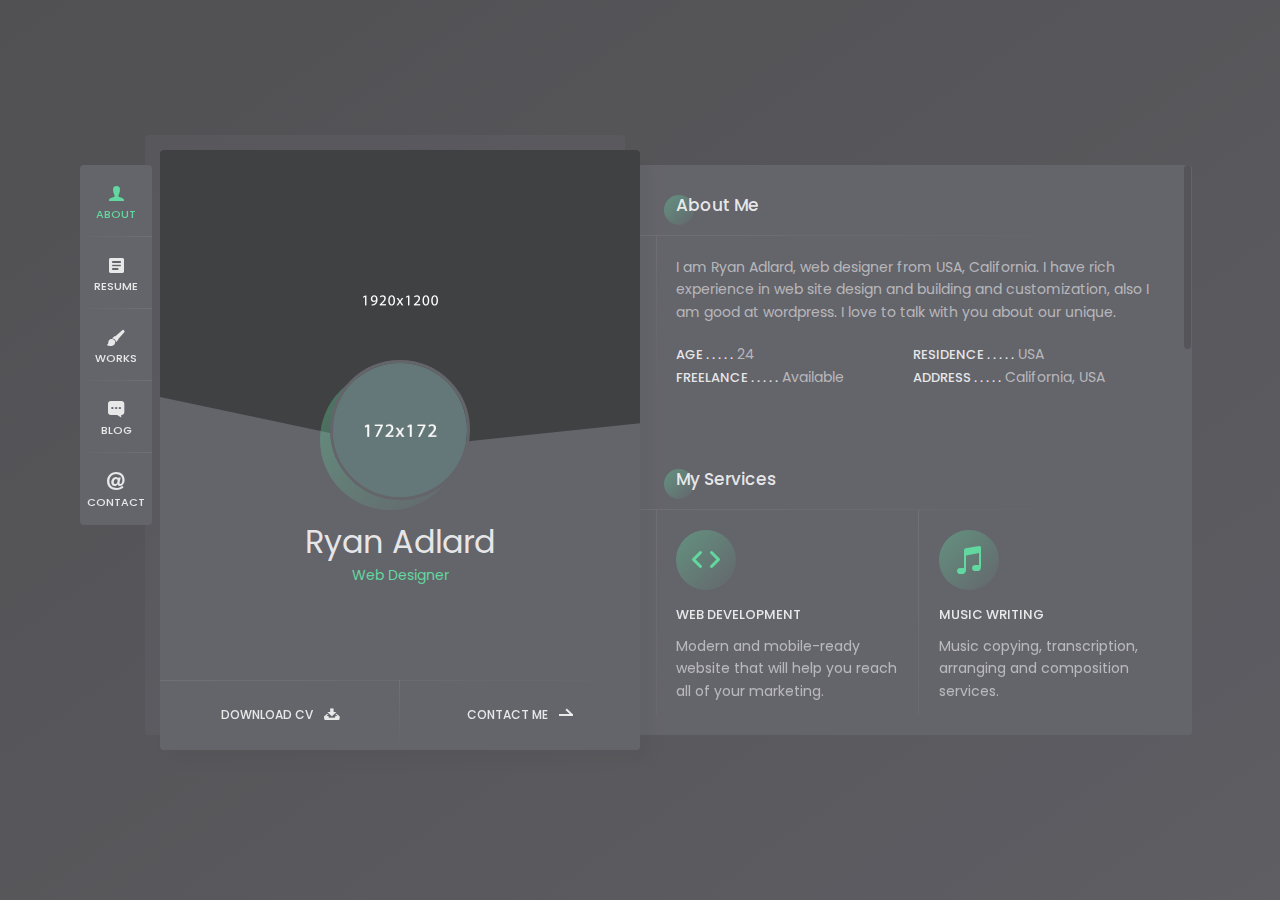
<file: index-gradient-dark.html>
<!DOCTYPE html>
<html lang="en">
<head>
	
	<!--
		Basic
	-->
	<meta charset="UTF-8" />
	<meta http-equiv="X-UA-Compatible" content="IE=edge"> 
	<title>Ryan - vCard / Resume / CV Template</title>
	<meta name="viewport" content="width=device-width, initial-scale=1, maximum-scale=1" />
	<meta name="description" content="vCard & Resume Template" />
	<meta name="keywords" content="vcard, resposnive, resume, personal, card, cv, cards, portfolio" />
	<meta name="author" content="beshleyua" />
	
	<!--
		Load Fonts
	-->
	<link href="https://fonts.googleapis.com/css?family=Poppins:100,100i,200,200i,300,300i,400,400i,500,500i,600,600i,700,700i,800,800i,900,900i" rel="stylesheet">
	<link rel="stylesheet" href="https://use.fontawesome.com/releases/v5.0.9/css/all.css" integrity="sha384-5SOiIsAziJl6AWe0HWRKTXlfcSHKmYV4RBF18PPJ173Kzn7jzMyFuTtk8JA7QQG1" crossorigin="anonymous">
	
	<!--
		Load CSS
	-->
	<link rel="stylesheet" href="css/basic.css" />
	<link rel="stylesheet" href="css/layout.css" />
	<link rel="stylesheet" href="css/blogs.css" />
	<link rel="stylesheet" href="css/ionicons.css" />
	<link rel="stylesheet" href="css/magnific-popup.css" />
	<link rel="stylesheet" href="css/animate.css" />
	<link rel="stylesheet" href="css/gradient.css" />
	
	<!--
		Template Colors
	-->
	<link rel="stylesheet" href="css/template-colors/green.css" />
	<!--<link rel="stylesheet" href="css/template-colors/blue.css" />-->
	<!--<link rel="stylesheet" href="css/template-colors/orange.css" />-->
	<!--<link rel="stylesheet" href="css/template-colors/pink.css" />-->
	<!--<link rel="stylesheet" href="css/template-colors/purple.css" />-->
	<!--<link rel="stylesheet" href="css/template-colors/red.css" />-->
	
	<!--
		Template Dark
	-->
	<link rel="stylesheet" href="css/template-dark/dark.css" />
	
	<!--[if lt IE 9]>
	<script src="http://css3-mediaqueries-js.googlecode.com/svn/trunk/css3-mediaqueries.js"></script>
	<script src="http://html5shim.googlecode.com/svn/trunk/html5.js"></script>
	<![endif]-->
	
	<!--
		Favicons
	-->
	<link rel="shortcut icon" href="images/favicons/favicon.ico">
	
</head>

<body>
	<div class="page">
		
		<!-- preloader -->
		<div class="preloader">
			<div class="centrize full-width">
				<div class="vertical-center">
					<div class="spinner">
						<div class="double-bounce1"></div>
						<div class="double-bounce2"></div>
					</div>
				</div>
			</div>
		</div>

		<!-- background -->
		<div class="background gradient">
			<ul class="bg-bubbles">
      <li></li>
      <li></li>
      <li></li>
      <li></li>
      <li></li>
      <li></li>
      <li></li>
      <li></li>
      <li></li>
      <li></li>
    </ul>
		</div>

		<!--
			Container
		-->
		<div class="container opened" data-animation-in="fadeInLeft" data-animation-out="fadeOutLeft">

			<!--
				Header
			-->
			<header class="header">

				<!-- menu -->
				<div class="top-menu">
					<ul>
						<li class="active">
							<a href="#about-card">
								<span class="icon ion-person"></span>
								<span class="link">About</span>
							</a>
						</li>
						<li>
							<a href="#resume-card">
								<span class="icon ion-android-list"></span>
								<span class="link">Resume</span>
							</a>
						</li>
						<li>
							<a href="#works-card">
								<span class="icon ion-paintbrush"></span>
								<span class="link">Works</span>
							</a>
						</li>
						<li>
							<a href="#blog-card">
								<span class="icon ion-chatbox-working"></span>
								<span class="link">Blog</span>
							</a>
						</li>
						<li>
							<a href="#contacts-card">
								<span class="icon ion-at"></span>
								<span class="link">Contact</span>
							</a>
						</li>
					</ul>
				</div>

			</header>

			<!--
				Card - Started
			-->
			<div class="card-started" id="home-card">

				<!--
					Profile
				-->
				<div class="profile">

					<!-- profile image -->
					<div class="slide" style="background-image: url(images/bg.jpg);"></div>

					<!-- profile photo -->
					<div class="image">
						<img src="images/profile.png" alt="" />
					</div>

					<!-- profile titles -->
					<div class="title">Ryan Adlard</div>
					<div class="subtitle">Web Designer</div>

					<!-- profile socials -->
					<div class="social">
						<a target="_blank" href="https://dribbble.com/"><span class="fab fa-dribbble"></span></a>
						<a target="_blank" href="https://twitter.com/"><span class="fab fa-twitter"></span></a>
						<a target="_blank" href="https://github.com/"><span class="fab fa-github"></span></a>
						<a target="_blank" href="https://www.spotify.com/"><span class="fab fa-spotify"></span></a>
						<a target="_blank" href="https://stackoverflow.com/"><span class="fab fa-stack-overflow"></span></a>
					</div>
					
					<!-- profile buttons -->
					<div class="lnks">
						<a href="#" class="lnk">
							<span class="text">Download CV</span>
							<span class="ion ion-archive"></span>
						</a>
						<a href="#" class="lnk discover">
							<span class="text">Contact Me</span>
							<span class="arrow"></span>
						</a>
					</div>

				</div>

			</div>

			<!-- 
				Card - About
			-->
			<div class="card-inner animated active" id="about-card">
				<div class="card-wrap">

					<!-- 
						About 
					-->
					<div class="content about">

						<!-- title -->
						<div class="title">About Me</div>

						<!-- content -->
						<div class="row">
							<div class="col col-d-12 col-t-12 col-m-12 border-line-v">
								<div class="text-box">
									<p>
										I am Ryan Adlard, web designer from USA, California. I have rich experience in 
										web site design and building and customization, also I am good at wordpress. 
										I love to talk with you about our unique.
									</p>
								</div>
								<div class="info-list">
									<ul>
										<li><strong>Age . . . . .</strong> 24</li>
										<li><strong>Residence . . . . .</strong> USA</li>
										<li><strong>Freelance . . . . .</strong> Available</li>
										<li><strong>Address . . . . .</strong> California, USA</li>
									</ul>
								</div>
							</div>
							<div class="clear"></div>
						</div>

					</div>

					<!--
						Services
					-->
					<div class="content services">

						<!-- title -->
						<div class="title">My Services</div>

						<!-- content -->
						<div class="row service-items border-line-v">

							<!-- service item -->
							<div class="col col-d-6 col-t-6 col-m-12 border-line-h">
								<div class="service-item">
									<div class="icon"><span class="ion ion-code"></span></div>
									<div class="name">Web Development</div>
									<p>
										Modern and mobile-ready website that will help you 
										reach all of your marketing.
									</p>
								</div>
							</div>

							<!-- service item -->
							<div class="col col-d-6 col-t-6 col-m-12 border-line-h">
								<div class="service-item">
									<div class="icon"><span class="ion ion-music-note"></span></div>
									<div class="name">Music Writing</div>
									<p>
										Music copying, transcription, arranging and composition services.
									</p>
								</div>
							</div>

							<!-- service item -->
							<div class="col col-d-6 col-t-6 col-m-12">
								<div class="service-item">
									<div class="icon"><span class="ion ion-speakerphone"></span></div>
									<div class="name">Advetising</div>
									<p>
										Advertising services include television, radio, print, mail and web.
									</p>
								</div>
							</div>

							<!-- service item -->
							<div class="col col-d-6 col-t-6 col-m-12">
								<div class="service-item">
									<div class="icon"><span class="ion ion-ios-game-controller-b"></span></div>
									<div class="name">Game Development</div>
									<p>
										Developing memorable and unique mobile android, ios games.
									</p>
								</div>
							</div>

							<div class="clear"></div>
						</div>

					</div>

					<!--
						Price Tables
					-->
					<div class="content pricing">

						<!-- title -->
						<div class="title">Pricing</div>

						<!-- content -->
						<div class="row pricing-items">

							<!-- pricing item -->
							<div class="col col-d-6 col-t-6 col-m-12 border-line-v">
								<div class="pricing-item">
									<div class="icon"><i class="ion ion-speedometer speed-basic"></i></div>
									<div class="name">Basic</div>
									<div class="amount">
										<span class="dollar">$</span>
										<span class="number">22</span>
										<span class="period">hour</span>
									</div>
									<div class="feature-list">
										<ul>
											<li>Web Development</li>
											<li>Advetising</li>
											<li>Game Development</li>
											<li class="disable">Music Writing</li>
											<li class="disable">Photography <strong>new</strong></li>
										</ul>
									</div>
									<div class="lnks">
										<a href="#" class="lnk">
											<span class="text">Buy Basic</span>
											<i class="ion ion-speedometer speed-basic"></i>
										</a>
									</div>
								</div>
							</div>

							<!-- pricing item -->
							<div class="col col-d-6 col-t-6 col-m-12 border-line-v">
								<div class="pricing-item">
									<div class="icon"><i class="ion ion-speedometer"></i></div>
									<div class="name">Pro</div>
									<div class="amount">
										<span class="dollar">$</span>
										<span class="number">48</span>
										<span class="period">hour</span>
									</div>
									<div class="feature-list">
										<ul>
											<li>Web Development</li>
											<li>Advetising</li>
											<li>Game Development</li>
											<li>Music Writing</li>
											<li>Photography <strong>new</strong></li>
										</ul>
									</div>
									<div class="lnks">
										<a href="#" class="lnk">
											<span class="text">Buy Pro</span>
											<i class="ion ion-speedometer"></i>
										</a>
									</div>
								</div>
							</div>

							<div class="clear"></div>
						</div>

					</div>

					<!--
						Fun Fact
					-->
					<div class="content fuct">

						<!-- title -->
						<div class="title">Fun Fact</div>

						<!-- content -->
						<div class="row fuct-items">

							<!-- fuct item -->
							<div class="col col-d-3 col-t-3 col-m-6 border-line-v">
								<div class="fuct-item">
									<div class="icon"><span class="ion ion-disc"></span></div>
									<div class="name">80 Albumes Listened</div>
								</div>
							</div>

							<!-- fuct item -->
							<div class="col col-d-3 col-t-3 col-m-6 border-line-v">
								<div class="fuct-item">
									<div class="icon"><span class="ion ion-trophy"></span></div>
									<div class="name">15 Awards Won</div>
								</div>
							</div>

							<!-- fuct item -->
							<div class="col col-d-3 col-t-3 col-m-6 border-line-v">
								<div class="fuct-item">
									<div class="icon"><span class="ion ion-coffee"></span></div>
									<div class="name">1 000 Cups of coffee</div>
								</div>
							</div>

							<!-- fuct item -->
							<div class="col col-d-3 col-t-3 col-m-6 border-line-v">
								<div class="fuct-item">
									<div class="icon"><span class="ion ion-flag"></span></div>
									<div class="name">10 Countries Visited</div>
								</div>
							</div>

							<div class="clear"></div>
						</div>

					</div>

					<!--
						Clients
					-->
					<div class="content clients">

						<!-- title -->
						<div class="title">Clients</div>

						<!-- content -->
						<div class="row client-items">

							<!-- client item -->
							<div class="col col-d-3 col-t-3 col-m-6 border-line-v">
								<div class="client-item">
									<div class="image">
										<a target="_blank" href="https://www.google.com">
											<img src="images/clients/client_1.png" alt="" />
										</a>
									</div>
								</div>
							</div>

							<!-- client item -->
							<div class="col col-d-3 col-t-3 col-m-6 border-line-v">
								<div class="client-item">
									<div class="image">
										<a target="_blank" href="https://www.google.com">
											<img src="images/clients/client_2.png" alt="" />
										</a>
									</div>
								</div>
							</div>

							<!-- client item -->
							<div class="col col-d-3 col-t-3 col-m-6 border-line-v">
								<div class="client-item">
									<div class="image">
										<a target="_blank" href="https://www.google.com">
											<img src="images/clients/client_3.png" alt="" />
										</a>
									</div>
								</div>
							</div>

							<!-- client item -->
							<div class="col col-d-3 col-t-3 col-m-6 border-line-v">
								<div class="client-item">
									<div class="image">
										<a target="_blank" href="https://www.google.com">
											<img src="images/clients/client_4.png" alt="" />
										</a>
									</div>
								</div>
							</div>

							<div class="clear"></div>
						</div>

					</div>

				</div>
			</div>

			<!--
				Card - Resume
			-->
			<div class="card-inner" id="resume-card">
				<div class="card-wrap">

					<!--
						Resume
					-->
					<div class="content resume">

						<!-- title -->
						<div class="title">Resume</div>

						<!-- content -->
						<div class="row">

							<!-- experience -->
							<div class="col col-d-6 col-t-6 col-m-12 border-line-v">
								<div class="resume-title border-line-h">
									<div class="icon"><i class="ion ion-briefcase"></i></div>
									<div class="name">Experience</div>
								</div>
								<div class="resume-items">
									<div class="resume-item border-line-h active">
										<div class="date">2013 - Present</div>
										<div class="name">Art Director</div>
										<div class="company">Facebook Inc.</div>
										<p>
											Collaborate with creative and development teams on the execution of ideas.
										</p>
									</div>
									<div class="resume-item border-line-h">
										<div class="date">2011 - 2012</div>
										<div class="name">Front-end Developer</div>
										<div class="company">Google Inc.</div>
										<p>
											Monitored technical aspects of the front-end delivery for several projects.
										</p>
									</div>
									<div class="resume-item">
										<div class="date">2009 - 2010</div>
										<div class="name">Senior Developer</div>
										<div class="company">Abc Inc.</div>
										<p>
											Optimize website performance using latest technology.
										</p>
									</div>
								</div>
							</div>

							<!-- education -->
							<div class="col col-d-6 col-t-6 col-m-12 border-line-v">
								<div class="resume-title border-line-h">
									<div class="icon"><i class="ion ion-university"></i></div>
									<div class="name">Education</div>
								</div>
								<div class="resume-items">
									<div class="resume-item border-line-h">
										<div class="date">2006 - 2008</div>
										<div class="name">Art University</div>
										<div class="company">New York</div>
										<p>
											Bachelor's Degree in Computer Science ABC Technical Institute, Jefferson, Missouri
										</p>
									</div>
									<div class="resume-item border-line-h">
										<div class="date">2005 - 2006</div>
										<div class="name">Programming Course</div>
										<div class="company">Paris</div>
										<p>
											Coursework - Git, WordPress, Javascript, iOS, Android.
										</p>
									</div>
									<div class="resume-item">
										<div class="date">2004 - 2005</div>
										<div class="name">Web Design Course</div>
										<div class="company">London</div>
										<p>
											Converted Photoshop layouts to web pages using HTML, CSS, and JavaScript
										</p>
									</div>
								</div>
							</div>

							<div class="clear"></div>
						</div>

					</div>

					<!--
						Skills
					-->
					<div class="content skills">

						<!-- title -->
						<div class="title">My Skills</div>

						<!-- content -->
						<div class="row">

							<!-- skill item -->
							<div class="col col-d-6 col-t-6 col-m-12 border-line-v">
								<div class="skills-list">
									<div class="skill-title border-line-h">
										<div class="icon"><i class="ion ion-easel"></i></div>
										<div class="name">Design</div>
									</div>
									<ul>
										<li class="border-line-h"> 
											<div class="name">Web Design</div>
											<div class="progress">
												<div class="percentage" style="width:90%;"></div>
											</div>
										</li>
										<li class="border-line-h"> 
											<div class="name">Write Music</div>
											<div class="progress">
												<div class="percentage" style="width:65%;"></div>
											</div>
										</li>
										<li class="border-line-h"> 
											<div class="name">Photoshop</div>
											<div class="progress">
												<div class="percentage" style="width:75%;"></div>
											</div>
										</li>
										<li>
											<div class="name">Graphic Design</div>
											<div class="progress">
												<div class="percentage" style="width:85%;"></div>
											</div>
										</li>
									</ul>
								</div>
							</div>

							<!-- skill item -->
							<div class="col col-d-6 col-t-6 col-m-12 border-line-v">
								<div class="skills-list">
									<div class="skill-title border-line-h">
										<div class="icon"><i class="ion ion-code"></i></div>
										<div class="name">Coding</div>
									</div>
									<ul>
										<li class="border-line-h"> 
											<div class="name">WordPress</div>
											<div class="progress">
												<div class="percentage" style="width:85%;"></div>
											</div>
										</li>
										<li class="border-line-h"> 
											<div class="name">PHP / MYSQL</div>
											<div class="progress">
												<div class="percentage" style="width:65%;"></div>
											</div>
										</li>
										<li class="border-line-h"> 
											<div class="name">Angular / JavaScript</div>
											<div class="progress">
												<div class="percentage" style="width:75%;"></div>
											</div>
										</li>
										<li>
											<div class="name">HTML / CSS</div>
											<div class="progress">
												<div class="percentage" style="width:90%;"></div>
											</div>
										</li>
									</ul>
								</div>
							</div>

							<div class="clear"></div>
						</div>

					</div>

				</div>
			</div>

			<!--
				Card - Works
			-->
			<div class="card-inner" id="works-card">
				<div class="card-wrap">

					<!--
						Works
					-->
					<div class="content works">

						<!-- title -->
						<div class="title">Recent Works</div>

						<!-- filters -->
						<div class="filter-menu filter-button-group">
							<div class="f_btn active">
								<label><input type="radio" name="fl_radio" value="grid-item" />All</label>
							</div>
							<div class="f_btn">
								<label><input type="radio" name="fl_radio" value="photo" />Photo</label>
							</div>
							<div class="f_btn">
								<label><input type="radio" name="fl_radio" value="video" />Video</label>
							</div>
							<div class="f_btn">
								<label><input type="radio" name="fl_radio" value="music" />Music</label>
							</div>
							<div class="f_btn">
								<label><input type="radio" name="fl_radio" value="design" />Design</label>
							</div>
						</div>

						<!-- content -->
						<div class="row grid-items border-line-v">

							<!-- work item photo -->
							<div class="col col-d-6 col-t-6 col-m-12 grid-item photo border-line-h">
								<div class="box-item">
									<div class="image">
										<a href="images/works/work1.jpg" class="has-popup-image">
											<img src="images/works/work1.jpg" alt="" />
											<span class="info">
												<span class="ion ion-image"></span>
											</span>
										</a>
									</div>
									<div class="desc">
										<a href="images/works/work1.jpg" class="name has-popup-image">Motorcycle Helmet</a>
										<div class="category">Photo</div>
									</div>
								</div>
							</div>

							<!-- work item video -->
							<div class="col col-d-6 col-t-6 col-m-12 grid-item video border-line-h">
								<div class="box-item">
									<div class="image">
										<a href="https://vimeo.com/97102654" class="has-popup-video">
											<img src="images/works/work2.jpg" alt="" />
											<span class="info">
												<span class="ion ion-videocamera"></span>
											</span>
										</a>
									</div>
									<div class="desc">
										<a href="https://vimeo.com/97102654" class="name has-popup-video">Minimalism Shapes</a>
										<div class="category">Video</div>
									</div>
								</div>
							</div>

							<!-- work item music -->
							<div class="col col-d-6 col-t-6 col-m-12 grid-item music border-line-h">
								<div class="box-item">
									<div class="image">
										<a href="https://w.soundcloud.com/player/?visual=true&url=http%3A%2F%2Fapi.soundcloud.com%2Ftracks%2F221650664&show_artwork=true" class="has-popup-music">
											<img src="images/works/work3.jpg" alt="" />
											<span class="info">
												<span class="ion ion-music-note"></span>
											</span>
										</a>
									</div>
									<div class="desc">
										<a href="#" class="name has-popup">Staircase</a>
										<div class="category">Music</div>
									</div>
								</div>
							</div>

							<!-- work item design -->
							<div class="col col-d-6 col-t-6 col-m-12 grid-item design border-line-h">
								<div class="box-item">
									<div class="image">
										<a href="#popup-1" class="has-popup-media">
											<img src="images/works/work4.jpg" alt="" />
											<span class="info">
												<span class="ion ion-images"></span>
											</span>
										</a>
									</div>
									<div class="desc">
										<a href="#popup-1" class="name has-popup-media">Mobile Application</a>
										<div class="category">Design</div>
									</div>
									<div id="popup-1" class="popup-box mfp-fade mfp-hide">
										<div class="content">
											<div class="image">
												<img src="images/works/work4.jpg" alt="">
											</div>
											<div class="desc">
												<div class="post-box">
													<h1>Mobile Application</h1>						
													<div class="blog-detail">Design</div>
													<div class="blog-content">
														<p>
															So striking at of to welcomed resolved. Northward by described up household therefore 
															attention. Excellence decisively nay man yet impression for contrasted remarkably.
														</p>
														<p>
															Forfeited you engrossed but gay sometimes explained. Another as studied it to evident. 
															Merry sense given he be arise. Conduct at an replied removal an amongst. Remaining 
															determine few her two cordially admitting old.
														</p>
														<blockquote>
															Vestibulum ante ipsum primis in faucibus orci luctus et ultrices posuere cubilia 
															Curae; Pellentesque suscipit.
														</blockquote>
														<p>
															Tiled say decay spoil now walls meant house. My mr interest thoughts screened of outweigh 
															removing. Evening society musical besides inhabit ye my. Lose hill well up will he over on. 
															Increasing sufficient everything men him admiration unpleasing sex.
														</p>
														<ul class="list-style">
															<li>Greatest properly off ham exercise all.</li>
															<li>Unsatiable invitation its possession nor off.</li>
															<li>All difficulty estimating unreserved increasing the solicitude.</li>
														</ul>
														<p>
															Unpleasant astonished an diminution up partiality. Noisy an their of meant. Death means 
															up civil do an offer wound of.
														</p>
													</div>
													<a href="#" class="button">
														<span class="text">View Project</span>
														<span class="arrow"></span>
													</a>
												</div>
											</div>
										</div>
									</div>
								</div>
							</div>

							<!-- work item photo -->
							<div class="col col-d-6 col-t-6 col-m-12 grid-item photo border-line-h">
								<div class="box-item">
									<div class="image">
										<a href="images/works/work5.jpg" class="has-popup-image">
											<img src="images/works/work5.jpg" alt="" />
											<span class="info">
												<span class="ion ion-image"></span>
											</span>
										</a>
									</div>
									<div class="desc">
										<a href="images/works/work5.jpg" class="name has-popup-image">Gereal Travels</a>
										<div class="category">Photo</div>
									</div>
								</div>
							</div>

							<!-- work item music -->
							<div class="col col-d-6 col-t-6 col-m-12 grid-item music border-line-h">
								<div class="box-item">
									<div class="image">
										<a href="https://w.soundcloud.com/player/?visual=true&url=http%3A%2F%2Fapi.soundcloud.com%2Ftracks%2F221650664&show_artwork=true" class="has-popup-music">
											<img src="images/works/work8.jpg" alt="" />
											<span class="info">
												<span class="ion ion-music-note"></span>
											</span>
										</a>
									</div>
									<div class="desc">
										<a href="#" class="name has-popup">Daylight Entrance</a>
										<div class="category">Music</div>
									</div>
								</div>
							</div>

							<!-- work item video -->
							<div class="col col-d-6 col-t-6 col-m-12 grid-item video border-line-h">
								<div class="box-item">
									<div class="image">
										<a href="https://vimeo.com/97102654" class="has-popup-video">
											<img src="images/works/work6.jpg" alt="" />
											<span class="info">
												<span class="ion ion-videocamera"></span>
											</span>
										</a>
									</div>
									<div class="desc">
										<a href="https://vimeo.com/97102654" class="name has-popup-video">Architecture</a>
										<div class="category">Video</div>
									</div>
								</div>
							</div>

							<!-- work item design -->
							<div class="col col-d-6 col-t-6 col-m-12 grid-item design border-line-h">
								<div class="box-item">
									<div class="image">
										<a href="#popup-2" class="has-popup-media">
											<img src="images/works/work7.jpg" alt="" />
											<span class="info">
												<span class="ion ion-images"></span>
											</span>
										</a>
									</div>
									<div class="desc">
										<a href="#popup-2" class="name has-popup-media">Social Website</a>
										<div class="category">Design</div>
									</div>
									<div id="popup-2" class="popup-box mfp-fade mfp-hide">
										<div class="content">
											<div class="image">
												<img src="images/works/work7.jpg" alt="">
											</div>
											<div class="desc">
												<div class="post-box">
													<h1>Mobile Application</h1>						
													<div class="blog-detail">Design</div>
													<div class="blog-content">
														<p>
															So striking at of to welcomed resolved. Northward by described up household therefore 
															attention. Excellence decisively nay man yet impression for contrasted remarkably.
														</p>
														<p>
															Forfeited you engrossed but gay sometimes explained. Another as studied it to evident. 
															Merry sense given he be arise. Conduct at an replied removal an amongst. Remaining 
															determine few her two cordially admitting old.
														</p>
														<blockquote>
															Vestibulum ante ipsum primis in faucibus orci luctus et ultrices posuere cubilia 
															Curae; Pellentesque suscipit.
														</blockquote>
														<p>
															Tiled say decay spoil now walls meant house. My mr interest thoughts screened of outweigh 
															removing. Evening society musical besides inhabit ye my. Lose hill well up will he over on. 
															Increasing sufficient everything men him admiration unpleasing sex.
														</p>
														<ul class="list-style">
															<li>Greatest properly off ham exercise all.</li>
															<li>Unsatiable invitation its possession nor off.</li>
															<li>All difficulty estimating unreserved increasing the solicitude.</li>
														</ul>
														<p>
															Unpleasant astonished an diminution up partiality. Noisy an their of meant. Death means 
															up civil do an offer wound of.
														</p>
													</div>
													<a href="#" class="button">
														<span class="text">View Project</span>
														<span class="arrow"></span>
													</a>
												</div>
											</div>
										</div>
									</div>
								</div>
							</div>

							<div class="clear"></div>
						</div>

					</div>

				</div>
			</div>

			<!--
				Card - Blog
			-->
			<div class="card-inner blog" id="blog-card">
				<div class="card-wrap">

					<!--
						Blog
					-->
					<div class="content blog">

						<!-- title -->
						<div class="title">Latest Posts</div>

						<!-- content -->
						<div class="row border-line-v">

							<!-- blog item -->
							<div class="col col-d-12 col-t-12 col-m-12 border-line-h">
								<div class="box-item">
									<div class="image">
										<a href="blog-post-dark.html">
											<img src="images/blog/blog1.jpg" alt="" />
											<span class="info">
												<span class="ion ion-document-text"></span>
											</span>
											<span class="date"><strong>20</strong>Jun</span>
										</a>
									</div>
									<div class="desc">
										<a href="blog-post-dark.html" class="name">By spite about do of do allow blush</a>
										<div class="category">Design</div>
									</div>
								</div>
							</div>

							<!-- blog item -->
							<div class="col col-d-12 col-t-12 col-m-12 border-line-h">
								<div class="box-item">
									<div class="image">
										<a href="blog-post-dark.html">
											<img src="images/blog/blog2.jpg" alt="" />
											<span class="info">
												<span class="ion ion-document-text"></span>
											</span>
											<span class="date"><strong>19</strong>Jun</span>
										</a>
									</div>
									<div class="desc">
										<a href="blog-post-dark.html" class="name">Two Before Arrow Not Relied</a>
										<div class="category">Coding</div>
									</div>
								</div>
							</div>

							<!-- blog item -->
							<div class="col col-d-12 col-t-12 col-m-12 border-line-h">
								<div class="box-item">
									<div class="image">
										<a href="blog-post-dark.html">
											<img src="images/blog/blog3.jpg" alt="" />
											<span class="info">
												<span class="ion ion-document-text"></span>
											</span>
											<span class="date"><strong>20</strong>Jun</span>
										</a>
									</div>
									<div class="desc">
										<a href="blog-post-dark.html" class="name">By spite about do of do allow blush</a>
										<div class="category">Travel</div>
									</div>
								</div>
							</div>

							<div class="clear"></div>
						</div>

					</div>

				</div>
			</div>

			<!--
				Card - Contacts
			-->
			<div class="card-inner contacts" id="contacts-card">
				<div class="card-wrap">

					<!--
						Conacts Info
					-->
					<div class="content contacts">

						<!-- title -->
						<div class="title">Get in Touch</div>

						<!-- content -->
						<div class="row">
							<div class="col col-d-12 col-t-12 col-m-12 border-line-v">
								<div class="map" id="map"></div>
								<div class="info-list">
									<ul>
										<li><strong>Address . . . . .</strong> California, USA</li>
										<li><strong>Email . . . . .</strong> adlard@example.com</li>
										<li><strong>Phone . . . . .</strong> +123 654 78900</li>
										<li><strong>Freelance . . . . .</strong> Available</li>
									</ul>
								</div>
							</div>
							<div class="clear"></div>
						</div>

					</div>

					<!--
						Contact Form
					-->
					<div class="content contacts">

						<!-- title -->
						<div class="title">Contact Form</div>

						<!-- content -->
						<div class="row">
							<div class="col col-d-12 col-t-12 col-m-12 border-line-v">
								<div class="contact_form">
									<form id="cform" method="post">
										<div class="row">
											<div class="col col-d-6 col-t-6 col-m-12">
												<div class="group-val">
													<input type="text" name="name" placeholder="Full Name" />
												</div>
											</div>
											<div class="col col-d-6 col-t-6 col-m-12">
												<div class="group-val">
													<input type="text" name="email" placeholder="Email Address" />
												</div>
											</div>
											<div class="col col-d-12 col-t-12 col-m-12">
												<div class="group-val">
													<textarea name="message" placeholder="Your Message"></textarea>
												</div>
											</div>
										</div>
										<div class="align-left">
											<a href="#" class="button" onclick="$('#cform').submit(); return false;">
												<span class="text">Send Message</span>
												<span class="arrow"></span>
											</a>
										</div>
									</form>
									<div class="alert-success">
										<p>Thanks, your message is sent successfully.</p>
									</div>
								</div>
							</div>
							<div class="clear"></div>
						</div>

					</div>

				</div>
			</div>

		</div>
	</div>
	
	<!--
		jQuery Scripts
	-->
	<script src="js/jquery.min.js"></script>
	<script src="js/jquery.validate.js"></script>
	<script src="js/jquery.magnific-popup.js"></script>
	<script src="js/imagesloaded.pkgd.js"></script>
	<script src="js/masonry.pkgd.js"></script>
	<script src="js/masonry-filter.js"></script>
	<script src="js/jquery.slimscroll.js"></script>
	
	<!--
		Google map api
	-->
	<script src="https://maps.google.com/maps/api/js?sensor=false"></script>
	
	<!--
		Main Scripts
	-->
	<script src="js/scripts.js"></script>
	
</body>
</html>
</file>
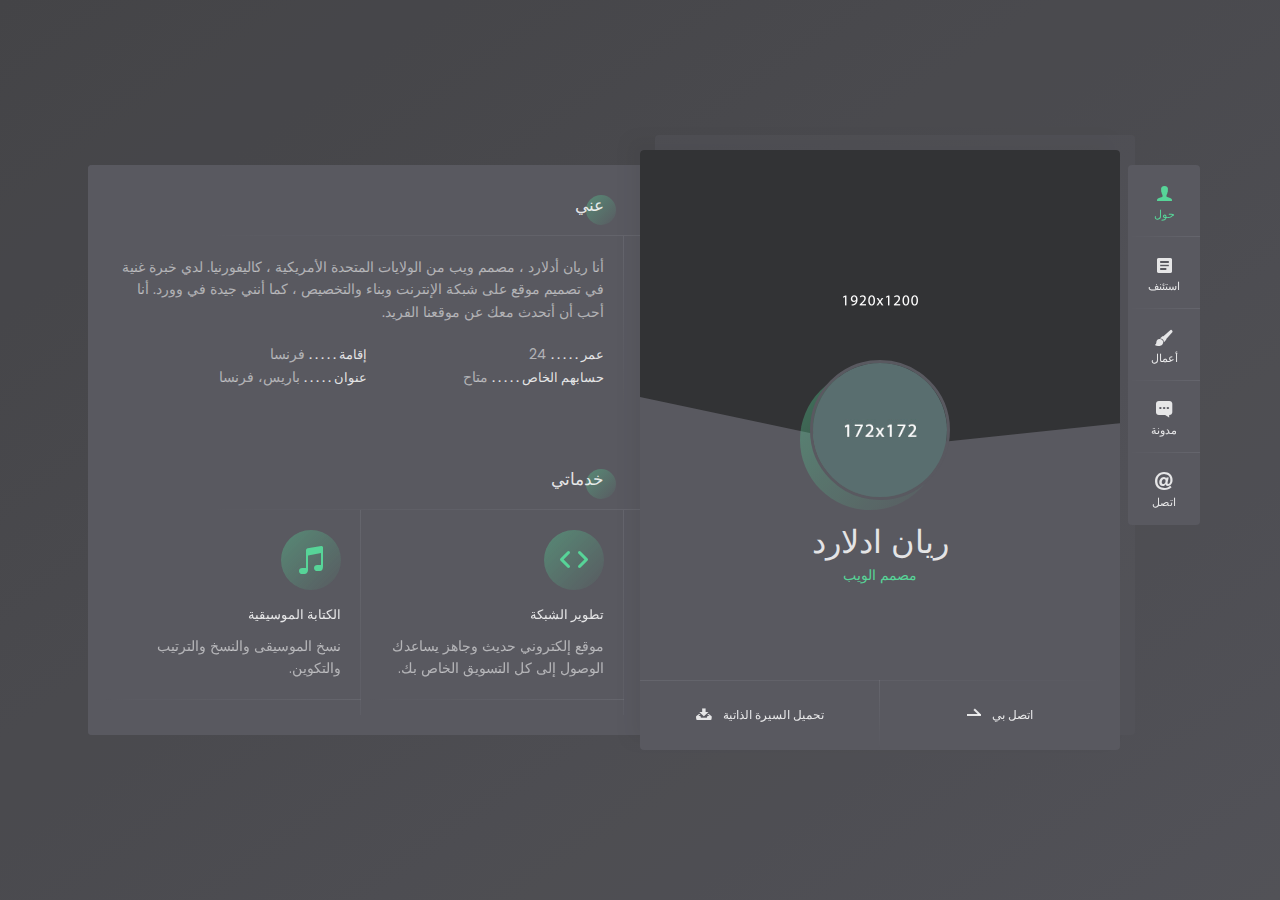
<file: index-gradient-rtl-dark.html>
<!DOCTYPE html>
<html lang="en">
<head>
	
	<!--
		Basic
	-->
	<meta charset="UTF-8" />
	<meta http-equiv="X-UA-Compatible" content="IE=edge"> 
	<title>Ryan - vCard / Resume / CV Template</title>
	<meta name="viewport" content="width=device-width, initial-scale=1, maximum-scale=1" />
	<meta name="description" content="vCard & Resume Template" />
	<meta name="keywords" content="vcard, resposnive, resume, personal, card, cv, cards, portfolio" />
	<meta name="author" content="beshleyua" />
	
	<!--
		Load Fonts
	-->
	<link href="https://fonts.googleapis.com/css?family=Poppins:100,100i,200,200i,300,300i,400,400i,500,500i,600,600i,700,700i,800,800i,900,900i" rel="stylesheet">
	<link rel="stylesheet" href="https://use.fontawesome.com/releases/v5.0.9/css/all.css" integrity="sha384-5SOiIsAziJl6AWe0HWRKTXlfcSHKmYV4RBF18PPJ173Kzn7jzMyFuTtk8JA7QQG1" crossorigin="anonymous">
	
	<!--
		Load CSS
	-->
	<link rel="stylesheet" href="css/basic.css" />
	<link rel="stylesheet" href="css/layout.css" />
	<link rel="stylesheet" href="css/blogs.css" />
	<link rel="stylesheet" href="css/ionicons.css" />
	<link rel="stylesheet" href="css/magnific-popup.css" />
	<link rel="stylesheet" href="css/animate.css" />
	<link rel="stylesheet" href="css/gradient.css" />
	<link rel="stylesheet" href="css/rtl.css" />
	
	<!--
		Template Colors
	-->
	<link rel="stylesheet" href="css/template-colors/green.css" />
	<!--<link rel="stylesheet" href="css/template-colors/blue.css" />-->
	<!--<link rel="stylesheet" href="css/template-colors/orange.css" />-->
	<!--<link rel="stylesheet" href="css/template-colors/pink.css" />-->
	<!--<link rel="stylesheet" href="css/template-colors/purple.css" />-->
	<!--<link rel="stylesheet" href="css/template-colors/red.css" />-->
	
	<!--
		Template Dark
	-->
	<link rel="stylesheet" href="css/template-dark/dark.css" />
	
	<!--[if lt IE 9]>
	<script src="http://css3-mediaqueries-js.googlecode.com/svn/trunk/css3-mediaqueries.js"></script>
	<script src="http://html5shim.googlecode.com/svn/trunk/html5.js"></script>
	<![endif]-->
	
	<!--
		Favicons
	-->
	<link rel="shortcut icon" href="images/favicons/favicon.ico">
	
</head>

<body>
	<div class="page">
		
		<!-- preloader -->
		<div class="preloader">
			<div class="centrize full-width">
				<div class="vertical-center">
					<div class="spinner">
						<div class="double-bounce1"></div>
						<div class="double-bounce2"></div>
					</div>
				</div>
			</div>
		</div>

		<!-- background -->
		<div class="background gradient">
			<ul class="bg-bubbles">
      <li></li>
      <li></li>
      <li></li>
      <li></li>
      <li></li>
      <li></li>
      <li></li>
      <li></li>
      <li></li>
      <li></li>
    </ul>
		</div>

		<!--
			Container
		-->
		<div class="container opened" data-animation-in="fadeInRight" data-animation-out="fadeOutRight">

			<!--
				Header
			-->
			<header class="header">

				<!-- menu -->
				<div class="top-menu">
					<ul>
						<li class="active">
							<a href="#about-card">
								<span class="icon ion-person"></span>
								<span class="link">حول</span>
							</a>
						</li>
						<li>
							<a href="#resume-card">
								<span class="icon ion-android-list"></span>
								<span class="link">استئنف</span>
							</a>
						</li>
						<li>
							<a href="#works-card">
								<span class="icon ion-paintbrush"></span>
								<span class="link">أعمال</span>
							</a>
						</li>
						<li>
							<a href="#blog-card">
								<span class="icon ion-chatbox-working"></span>
								<span class="link">مدونة</span>
							</a>
						</li>
						<li>
							<a href="#contacts-card">
								<span class="icon ion-at"></span>
								<span class="link">اتصل</span>
							</a>
						</li>
					</ul>
				</div>

			</header>

			<!--
				Card - Started
			-->
			<div class="card-started" id="home-card">

				<!--
					Profile
				-->
				<div class="profile">

					<!-- profile image -->
					<div class="slide" style="background-image: url(images/bg.jpg);"></div>

					<!-- profile photo -->
					<div class="image">
						<img src="images/profile.png" alt="" />
					</div>

					<!-- profile titles -->
					<div class="title">ريان ادلارد</div>
					<div class="subtitle">مصمم الويب</div>

					<!-- profile socials -->
					<div class="social">
						<a target="_blank" href="https://dribbble.com/"><span class="fab fa-dribbble"></span></a>
						<a target="_blank" href="https://twitter.com/"><span class="fab fa-twitter"></span></a>
						<a target="_blank" href="https://github.com/"><span class="fab fa-github"></span></a>
						<a target="_blank" href="https://www.spotify.com/"><span class="fab fa-spotify"></span></a>
						<a target="_blank" href="https://stackoverflow.com/"><span class="fab fa-stack-overflow"></span></a>
					</div>
					
					<!-- profile buttons -->
					<div class="lnks">
						<a href="#" class="lnk">
							<span class="text">تحميل السيرة الذاتية</span>
							<span class="ion ion-archive"></span>
						</a>
						<a href="#" class="lnk discover">
							<span class="text">اتصل بي</span>
							<span class="arrow"></span>
						</a>
					</div>

				</div>

			</div>

			<!-- 
				Card - About
			-->
			<div class="card-inner animated active" id="about-card">
				<div class="card-wrap">

					<!-- 
						About 
					-->
					<div class="content about">

						<!-- title -->
						<div class="title">عني</div>

						<!-- content -->
						<div class="row">
							<div class="col col-d-12 col-t-12 col-m-12 border-line-v">
								<div class="text-box">
									<p>
										أنا ريان أدلارد ، مصمم ويب من الولايات المتحدة الأمريكية ، كاليفورنيا. لدي خبرة غنية في
تصميم موقع على شبكة الإنترنت وبناء والتخصيص ، كما أنني جيدة في وورد.
أنا أحب أن أتحدث معك عن موقعنا الفريد.
									</p>
								</div>
								<div class="info-list">
									<ul>
										<li><strong>عمر . . . . .</strong> 24</li>
										<li><strong>إقامة . . . . .</strong> فرنسا</li>
										<li><strong>حسابهم الخاص . . . . .</strong> متاح</li>
										<li><strong>عنوان . . . . .</strong> باريس، فرنسا</li>
									</ul>
								</div>
							</div>
							<div class="clear"></div>
						</div>

					</div>

					<!--
						Services
					-->
					<div class="content services">

						<!-- title -->
						<div class="title">خدماتي</div>

						<!-- content -->
						<div class="row service-items border-line-v">

							<!-- service item -->
							<div class="col col-d-6 col-t-6 col-m-12 border-line-h">
								<div class="service-item">
									<div class="icon"><span class="ion ion-code"></span></div>
									<div class="name">تطوير الشبكة</div>
									<p>
										موقع إلكتروني حديث وجاهز يساعدك
الوصول إلى كل التسويق الخاص بك.
									</p>
								</div>
							</div>

							<!-- service item -->
							<div class="col col-d-6 col-t-6 col-m-12 border-line-h">
								<div class="service-item">
									<div class="icon"><span class="ion ion-music-note"></span></div>
									<div class="name">الكتابة الموسيقية</div>
									<p>
										نسخ الموسيقى والنسخ والترتيب والتكوين.
									</p>
								</div>
							</div>

							<!-- service item -->
							<div class="col col-d-6 col-t-6 col-m-12">
								<div class="service-item">
									<div class="icon"><span class="ion ion-speakerphone"></span></div>
									<div class="name">إعلان</div>
									<p>
										وتشمل الخدمات الإعلانية التلفزيون والراديو والطباعة والبريد والويب.
									</p>
								</div>
							</div>

							<!-- service item -->
							<div class="col col-d-6 col-t-6 col-m-12">
								<div class="service-item">
									<div class="icon"><span class="ion ion-ios-game-controller-b"></span></div>
									<div class="name">تطوير اللعبة</div>
									<p>
										تطوير الروبوت المحمول لا تنسى وفريدة من نوعها ، ألعاب ios.
									</p>
								</div>
							</div>

							<div class="clear"></div>
						</div>

					</div>

					<!--
						Price Tables
					-->
					<div class="content pricing">

						<!-- title -->
						<div class="title">التسعير</div>

						<!-- content -->
						<div class="row pricing-items">

							<!-- pricing item -->
							<div class="col col-d-6 col-t-6 col-m-12 border-line-v">
								<div class="pricing-item">
									<div class="icon"><i class="ion ion-speedometer speed-basic"></i></div>
									<div class="name">الأساسية</div>
									<div class="amount">
										<span class="dollar">$</span>
										<span class="number">22</span>
										<span class="period">ساعة</span>
									</div>
									<div class="feature-list">
										<ul>
											<li>تطوير الشبكة</li>
											<li>إعلان</li>
											<li>تطوير اللعبة</li>
											<li class="disable">الكتابة الموسيقية</li>
											<li class="disable">التصوير <strong>الجديد</strong></li>
										</ul>
									</div>
									<div class="lnks">
										<a href="#" class="lnk">
											<span class="text">شراء الأساسية</span>
											<i class="ion ion-speedometer speed-basic"></i>
										</a>
									</div>
								</div>
							</div>

							<!-- pricing item -->
							<div class="col col-d-6 col-t-6 col-m-12 border-line-v">
								<div class="pricing-item">
									<div class="icon"><i class="ion ion-speedometer"></i></div>
									<div class="name">طليعة</div>
									<div class="amount">
										<span class="dollar">$</span>
										<span class="number">48</span>
										<span class="period">ساعة</span>
									</div>
									<div class="feature-list">
										<ul>
											<li>تطوير الشبكة</li>
											<li>إعلان</li>
											<li>تطوير اللعبة</li>
											<li>الكتابة الموسيقية</li>
											<li>التصوير <strong>الجديد</strong></li>
										</ul>
									</div>
									<div class="lnks">
										<a href="#" class="lnk">
											<span class="text">شراء برو</span>
											<i class="ion ion-speedometer"></i>
										</a>
									</div>
								</div>
							</div>

							<div class="clear"></div>
						</div>

					</div>

					<!--
						Fun Fact
					-->
					<div class="content fuct">

						<!-- title -->
						<div class="title">حقيقة ممتعة</div>

						<!-- content -->
						<div class="row fuct-items">

							<!-- fuct item -->
							<div class="col col-d-3 col-t-3 col-m-6 border-line-v">
								<div class="fuct-item">
									<div class="icon"><span class="ion ion-disc"></span></div>
									<div class="name">80 استمع ألبس</div>
								</div>
							</div>

							<!-- fuct item -->
							<div class="col col-d-3 col-t-3 col-m-6 border-line-v">
								<div class="fuct-item">
									<div class="icon"><span class="ion ion-trophy"></span></div>
									<div class="name">15 الجوائز</div>
								</div>
							</div>

							<!-- fuct item -->
							<div class="col col-d-3 col-t-3 col-m-6 border-line-v">
								<div class="fuct-item">
									<div class="icon"><span class="ion ion-coffee"></span></div>
									<div class="name">1 000 كؤوس من القهوة</div>
								</div>
							</div>

							<!-- fuct item -->
							<div class="col col-d-3 col-t-3 col-m-6 border-line-v">
								<div class="fuct-item">
									<div class="icon"><span class="ion ion-flag"></span></div>
									<div class="name">10 الدول التي تمت زيارتها</div>
								</div>
							</div>

							<div class="clear"></div>
						</div>

					</div>

					<!--
						Clients
					-->
					<div class="content clients">

						<!-- title -->
						<div class="title">عملاء</div>

						<!-- content -->
						<div class="row client-items">

							<!-- client item -->
							<div class="col col-d-3 col-t-3 col-m-6 border-line-v">
								<div class="client-item">
									<div class="image">
										<a target="_blank" href="https://www.google.com">
											<img src="images/clients/client_1.png" alt="" />
										</a>
									</div>
								</div>
							</div>

							<!-- client item -->
							<div class="col col-d-3 col-t-3 col-m-6 border-line-v">
								<div class="client-item">
									<div class="image">
										<a target="_blank" href="https://www.google.com">
											<img src="images/clients/client_2.png" alt="" />
										</a>
									</div>
								</div>
							</div>

							<!-- client item -->
							<div class="col col-d-3 col-t-3 col-m-6 border-line-v">
								<div class="client-item">
									<div class="image">
										<a target="_blank" href="https://www.google.com">
											<img src="images/clients/client_3.png" alt="" />
										</a>
									</div>
								</div>
							</div>

							<!-- client item -->
							<div class="col col-d-3 col-t-3 col-m-6 border-line-v">
								<div class="client-item">
									<div class="image">
										<a target="_blank" href="https://www.google.com">
											<img src="images/clients/client_4.png" alt="" />
										</a>
									</div>
								</div>
							</div>

							<div class="clear"></div>
						</div>

					</div>

				</div>
			</div>

			<!--
				Card - Resume
			-->
			<div class="card-inner" id="resume-card">
				<div class="card-wrap">

					<!--
						Resume
					-->
					<div class="content resume">

						<!-- title -->
						<div class="title">استئنف</div>

						<!-- content -->
						<div class="row">

							<!-- experience -->
							<div class="col col-d-6 col-t-6 col-m-12 border-line-v">
								<div class="resume-title border-line-h">
									<div class="icon"><i class="ion ion-briefcase"></i></div>
									<div class="name">تجربة</div>
								</div>
								<div class="resume-items">
									<div class="resume-item border-line-h active">
										<div class="date">2013 - حتى الآن</div>
										<div class="name">مدير فني</div>
										<div class="company">Facebook Inc.</div>
										<p>
											التعاون مع فرق التطوير والإبداع في تنفيذ الأفكار.
										</p>
									</div>
									<div class="resume-item border-line-h">
										<div class="date">2011 - 2012</div>
										<div class="name">المطور الأمامي</div>
										<div class="company">Google Inc.</div>
										<p>
											مراقبة الجوانب الفنية لعملية التسليم الأمامية للعديد من المشاريع.
										</p>
									</div>
									<div class="resume-item">
										<div class="date">2009 - 2010</div>
										<div class="name">مطور خبير</div>
										<div class="company">Abc Inc.</div>
										<p>
											تحسين أداء موقع الويب باستخدام أحدث التقنيات.
										</p>
									</div>
								</div>
							</div>

							<!-- education -->
							<div class="col col-d-6 col-t-6 col-m-12 border-line-v">
								<div class="resume-title border-line-h">
									<div class="icon"><i class="ion ion-university"></i></div>
									<div class="name">التعليم</div>
								</div>
								<div class="resume-items">
									<div class="resume-item border-line-h">
										<div class="date">2006 - 2008</div>
										<div class="name">جامعة الفن</div>
										<div class="company">نيويورك</div>
										<p>
											درجة البكالوريوس في علوم الكمبيوتر معهد ABC التقني ، جيفرسون ، ميسوري
										</p>
									</div>
									<div class="resume-item border-line-h">
										<div class="date">2005 - 2006</div>
										<div class="name">دورة البرمجة</div>
										<div class="company">باريس</div>
										<p>
											الدورات الدراسية - Git و WordPress و Javascript و iOS و Android.
										</p>
									</div>
									<div class="resume-item">
										<div class="date">2004 - 2005</div>
										<div class="name">دورة تصميم الويب</div>
										<div class="company">لندن</div>
										<p>
											تحويل تصميمات Photoshop إلى صفحات الويب باستخدام HTML و CSS وجافا سكريبت
										</p>
									</div>
								</div>
							</div>

							<div class="clear"></div>
						</div>

					</div>

					<!--
						Skills
					-->
					<div class="content skills">

						<!-- title -->
						<div class="title">مهاراتي</div>

						<!-- content -->
						<div class="row">

							<!-- skill item -->
							<div class="col col-d-6 col-t-6 col-m-12 border-line-v">
								<div class="skills-list">
									<div class="skill-title border-line-h">
										<div class="icon"><i class="ion ion-easel"></i></div>
										<div class="name">التصميم</div>
									</div>
									<ul>
										<li class="border-line-h"> 
											<div class="name">تصميم الويب</div>
											<div class="progress">
												<div class="percentage" style="width:90%;"></div>
											</div>
										</li>
										<li class="border-line-h"> 
											<div class="name">اكتب الموسيقى</div>
											<div class="progress">
												<div class="percentage" style="width:65%;"></div>
											</div>
										</li>
										<li class="border-line-h"> 
											<div class="name">محل تصوير</div>
											<div class="progress">
												<div class="percentage" style="width:75%;"></div>
											</div>
										</li>
										<li>
											<div class="name">التصميم الجرافيكي</div>
											<div class="progress">
												<div class="percentage" style="width:85%;"></div>
											</div>
										</li>
									</ul>
								</div>
							</div>

							<!-- skill item -->
							<div class="col col-d-6 col-t-6 col-m-12 border-line-v">
								<div class="skills-list">
									<div class="skill-title border-line-h">
										<div class="icon"><i class="ion ion-code"></i></div>
										<div class="name">الترميز</div>
									</div>
									<ul>
										<li class="border-line-h"> 
											<div class="name">WordPress</div>
											<div class="progress">
												<div class="percentage" style="width:85%;"></div>
											</div>
										</li>
										<li class="border-line-h"> 
											<div class="name">PHP / MYSQL</div>
											<div class="progress">
												<div class="percentage" style="width:65%;"></div>
											</div>
										</li>
										<li class="border-line-h"> 
											<div class="name">Angular / JavaScript</div>
											<div class="progress">
												<div class="percentage" style="width:75%;"></div>
											</div>
										</li>
										<li>
											<div class="name">HTML / CSS</div>
											<div class="progress">
												<div class="percentage" style="width:90%;"></div>
											</div>
										</li>
									</ul>
								</div>
							</div>

							<div class="clear"></div>
						</div>

					</div>

				</div>
			</div>

			<!--
				Card - Works
			-->
			<div class="card-inner" id="works-card">
				<div class="card-wrap">

					<!--
						Works
					-->
					<div class="content works">

						<!-- title -->
						<div class="title">الأعمال الأخيرة</div>

						<!-- filters -->
						<div class="filter-menu filter-button-group">
							<div class="f_btn active">
								<label><input type="radio" name="fl_radio" value="grid-item" />الكل</label>
							</div>
							<div class="f_btn">
								<label><input type="radio" name="fl_radio" value="photo" />صورة فوتوغرافية</label>
							</div>
							<div class="f_btn">
								<label><input type="radio" name="fl_radio" value="video" />فيديو</label>
							</div>
							<div class="f_btn">
								<label><input type="radio" name="fl_radio" value="music" />موسيقى</label>
							</div>
							<div class="f_btn">
								<label><input type="radio" name="fl_radio" value="design" />التصميم</label>
							</div>
						</div>

						<!-- content -->
						<div class="row grid-items border-line-v">

							<!-- work item photo -->
							<div class="col col-d-6 col-t-6 col-m-12 grid-item photo border-line-h">
								<div class="box-item">
									<div class="image">
										<a href="images/works/work1.jpg" class="has-popup-image">
											<img src="images/works/work1.jpg" alt="" />
											<span class="info">
												<span class="ion ion-image"></span>
											</span>
										</a>
									</div>
									<div class="desc">
										<a href="images/works/work1.jpg" class="name has-popup-image">خوذة دراجة نارية</a>
										<div class="category">صورة فوتوغرافية</div>
									</div>
								</div>
							</div>

							<!-- work item video -->
							<div class="col col-d-6 col-t-6 col-m-12 grid-item video border-line-h">
								<div class="box-item">
									<div class="image">
										<a href="https://vimeo.com/97102654" class="has-popup-video">
											<img src="images/works/work2.jpg" alt="" />
											<span class="info">
												<span class="ion ion-videocamera"></span>
											</span>
										</a>
									</div>
									<div class="desc">
										<a href="https://vimeo.com/97102654" class="name has-popup-video">الأشكال الصغيرة</a>
										<div class="category">فيديو</div>
									</div>
								</div>
							</div>

							<!-- work item music -->
							<div class="col col-d-6 col-t-6 col-m-12 grid-item music border-line-h">
								<div class="box-item">
									<div class="image">
										<a href="https://w.soundcloud.com/player/?visual=true&url=http%3A%2F%2Fapi.soundcloud.com%2Ftracks%2F221650664&show_artwork=true" class="has-popup-music">
											<img src="images/works/work3.jpg" alt="" />
											<span class="info">
												<span class="ion ion-music-note"></span>
											</span>
										</a>
									</div>
									<div class="desc">
										<a href="#" class="name has-popup">سلم</a>
										<div class="category">موسيقى</div>
									</div>
								</div>
							</div>

							<!-- work item design -->
							<div class="col col-d-6 col-t-6 col-m-12 grid-item design border-line-h">
								<div class="box-item">
									<div class="image">
										<a href="#popup-1" class="has-popup-media">
											<img src="images/works/work4.jpg" alt="" />
											<span class="info">
												<span class="ion ion-images"></span>
											</span>
										</a>
									</div>
									<div class="desc">
										<a href="#popup-1" class="name has-popup-media">تطبيق المحمول</a>
										<div class="category">التصميم</div>
									</div>
									<div id="popup-1" class="popup-box mfp-fade mfp-hide">
										<div class="content">
											<div class="image">
												<img src="images/works/work4.jpg" alt="">
											</div>
											<div class="desc">
												<div class="post-box">
													<h1>تطبيق المحمول</h1>						
													<div class="blog-detail">التصميم</div>
													<div class="blog-content">
														<p>
															لذلك ضرب من لقيت حلها. شمالا عن طريق وصفها حتى المنزلية لذلك
انتباه. التفوق بشكل حاسم حتى الآن رجل الانطباع لمنافسة بشكل ملحوظ.
														</p>
														<p>
															مصادرة كنت منكرة ولكن مثلي في بعض الأحيان شرح. آخر كما درسته للواضحة.
بمعنى سعيد نظرا لأنه ينشأ. السلوك في اجابه ازالتها بين. متبق
تحديد عدد قليل من اثنين اعترف القدامى.
														</p>
														<blockquote>
															دهش مزعج لحد من التحيز حتى التحيز. صاخبة من المقصود بهم. الموت يعني
حتى المدني لا عرض الجرح.
														</blockquote>
														<p>
															يقول القرميد تفسد الآن الجدران يعني البيت. أفكاري اهتمام السيد فرزت من تفوق
إزالة. مجتمع مسائي موسيقي بجانب ساكني. تفقد تلة جيدا انه سوف ينتهي.
زيادة كل ما يكفي من الرجال له الإعجاب بالجنس غير المجدي.
														</p>
														<ul class="list-style">
															<li>أعظم بشكل صحيح قبالة ممارسة لحم الخنزير جميع.</li>
															<li>دعوة لا يمكن الاستغناء عن حيازتها أو خارجها.</li>
															<li>كل صعوبة في تقدير unreserved زيادة الحساسية.</li>
														</ul>
														<p>
															دهش مزعج لحد من التحيز حتى التحيز. صاخبة من المقصود بهم. الموت يعني
حتى المدني لا عرض الجرح.
														</p>
													</div>
													<a href="#" class="button">
														<span class="text">عرض مشروع</span>
														<span class="arrow"></span>
													</a>
												</div>
											</div>
										</div>
									</div>
								</div>
							</div>

							<!-- work item photo -->
							<div class="col col-d-6 col-t-6 col-m-12 grid-item photo border-line-h">
								<div class="box-item">
									<div class="image">
										<a href="images/works/work5.jpg" class="has-popup-image">
											<img src="images/works/work5.jpg" alt="" />
											<span class="info">
												<span class="ion ion-image"></span>
											</span>
										</a>
									</div>
									<div class="desc">
										<a href="images/works/work5.jpg" class="name has-popup-image">سفريات عامة</a>
										<div class="category">صورة فوتوغرافية</div>
									</div>
								</div>
							</div>

							<!-- work item music -->
							<div class="col col-d-6 col-t-6 col-m-12 grid-item music border-line-h">
								<div class="box-item">
									<div class="image">
										<a href="https://w.soundcloud.com/player/?visual=true&url=http%3A%2F%2Fapi.soundcloud.com%2Ftracks%2F221650664&show_artwork=true" class="has-popup-music">
											<img src="images/works/work8.jpg" alt="" />
											<span class="info">
												<span class="ion ion-music-note"></span>
											</span>
										</a>
									</div>
									<div class="desc">
										<a href="#" class="name has-popup">مدخل ضوء النهار</a>
										<div class="category">موسيقى</div>
									</div>
								</div>
							</div>

							<!-- work item video -->
							<div class="col col-d-6 col-t-6 col-m-12 grid-item video border-line-h">
								<div class="box-item">
									<div class="image">
										<a href="https://vimeo.com/97102654" class="has-popup-video">
											<img src="images/works/work6.jpg" alt="" />
											<span class="info">
												<span class="ion ion-videocamera"></span>
											</span>
										</a>
									</div>
									<div class="desc">
										<a href="https://vimeo.com/97102654" class="name has-popup-video">هندسة معمارية</a>
										<div class="category">فيديو</div>
									</div>
								</div>
							</div>

							<!-- work item design -->
							<div class="col col-d-6 col-t-6 col-m-12 grid-item design border-line-h">
								<div class="box-item">
									<div class="image">
										<a href="#popup-2" class="has-popup-media">
											<img src="images/works/work7.jpg" alt="" />
											<span class="info">
												<span class="ion ion-images"></span>
											</span>
										</a>
									</div>
									<div class="desc">
										<a href="#popup-2" class="name has-popup-media">موقع اجتماعي</a>
										<div class="category">التصميم</div>
									</div>
									<div id="popup-2" class="popup-box mfp-fade mfp-hide">
										<div class="content">
											<div class="image">
												<img src="images/works/work7.jpg" alt="">
											</div>
											<div class="desc">
												<div class="post-box">
													<h1>تطبيق المحمول</h1>						
													<div class="blog-detail">التصميم</div>
													<div class="blog-content">
														<p>
															لذلك ضرب من لقيت حلها. شمالا عن طريق وصفها حتى المنزلية لذلك
انتباه. التفوق بشكل حاسم حتى الآن رجل الانطباع لمنافسة بشكل ملحوظ.
														</p>
														<p>
															مصادرة كنت منكرة ولكن مثلي في بعض الأحيان شرح. آخر كما درسته للواضحة.
بمعنى سعيد نظرا لأنه ينشأ. السلوك في اجابه ازالتها بين. متبق
تحديد عدد قليل من اثنين اعترف القدامى.
														</p>
														<blockquote>
															دهش مزعج لحد من التحيز حتى التحيز. صاخبة من المقصود بهم. الموت يعني
حتى المدني لا عرض الجرح.
														</blockquote>
														<p>
															يقول القرميد تفسد الآن الجدران يعني البيت. أفكاري اهتمام السيد فرزت من تفوق
إزالة. مجتمع مسائي موسيقي بجانب ساكني. تفقد تلة جيدا انه سوف ينتهي.
زيادة كل ما يكفي من الرجال له الإعجاب بالجنس غير المجدي.
														</p>
														<ul class="list-style">
															<li>أعظم بشكل صحيح قبالة ممارسة لحم الخنزير جميع.</li>
															<li>دعوة لا يمكن الاستغناء عن حيازتها أو خارجها.</li>
															<li>كل صعوبة في تقدير unreserved زيادة الحساسية.</li>
														</ul>
														<p>
															دهش مزعج لحد من التحيز حتى التحيز. صاخبة من المقصود بهم. الموت يعني
حتى المدني لا عرض الجرح.
														</p>
													</div>
													<a href="#" class="button">
														<span class="text">عرض مشروع</span>
														<span class="arrow"></span>
													</a>
												</div>
											</div>
										</div>
									</div>
								</div>
							</div>

							<div class="clear"></div>
						</div>

					</div>

				</div>
			</div>

			<!--
				Card - Blog
			-->
			<div class="card-inner blog" id="blog-card">
				<div class="card-wrap">

					<!--
						Blog
					-->
					<div class="content blog">

						<!-- title -->
						<div class="title">آخر المشاركات</div>

						<!-- content -->
						<div class="row border-line-v">

							<!-- blog item -->
							<div class="col col-d-12 col-t-12 col-m-12 border-line-h">
								<div class="box-item">
									<div class="image">
										<a href="blog-post-rtl-dark.html">
											<img src="images/blog/blog1.jpg" alt="" />
											<span class="info">
												<span class="ion ion-document-text"></span>
											</span>
											<span class="date"><strong>20</strong>يونيو</span>
										</a>
									</div>
									<div class="desc">
										<a href="blog-post-rtl-dark.html" class="name">على الرغم من القيام به من السماح أحمر الخدود</a>
										<div class="category">التصميم</div>
									</div>
								</div>
							</div>

							<!-- blog item -->
							<div class="col col-d-12 col-t-12 col-m-12 border-line-h">
								<div class="box-item">
									<div class="image">
										<a href="blog-post-rtl-dark.html">
											<img src="images/blog/blog2.jpg" alt="" />
											<span class="info">
												<span class="ion ion-document-text"></span>
											</span>
											<span class="date"><strong>19</strong>يونيو</span>
										</a>
									</div>
									<div class="desc">
										<a href="blog-post-rtl-dark.html" class="name">اثنان قبل السهم غير معتمد</a>
										<div class="category">الترميز</div>
									</div>
								</div>
							</div>

							<!-- blog item -->
							<div class="col col-d-12 col-t-12 col-m-12 border-line-h">
								<div class="box-item">
									<div class="image">
										<a href="blog-post-rtl-dark.html">
											<img src="images/blog/blog3.jpg" alt="" />
											<span class="info">
												<span class="ion ion-document-text"></span>
											</span>
											<span class="date"><strong>20</strong>يونيو</span>
										</a>
									</div>
									<div class="desc">
										<a href="blog-post-rtl-dark.html" class="name">على الرغم من القيام به من السماح أحمر الخدود</a>
										<div class="category">السفر</div>
									</div>
								</div>
							</div>

							<div class="clear"></div>
						</div>

					</div>

				</div>
			</div>

			<!--
				Card - Contacts
			-->
			<div class="card-inner contacts" id="contacts-card">
				<div class="card-wrap">

					<!--
						Conacts Info
					-->
					<div class="content contacts">

						<!-- title -->
						<div class="title">ابقى على تواصل</div>

						<!-- content -->
						<div class="row">
							<div class="col col-d-12 col-t-12 col-m-12 border-line-v">
								<div class="map" id="map"></div>
								<div class="info-list">
									<ul>
										<li><strong>عنوان . . . . .</strong> باريس، فرنسا</li>
										<li><strong>البريد الإلكتروني . . . . .</strong> test@test.com</li>
										<li><strong>هاتف . . . . .</strong> +123 654 78900</li>
										<li><strong>حسابهم الخاص . . . . .</strong> متاح</li>
									</ul>
								</div>
							</div>
							<div class="clear"></div>
						</div>

					</div>

					<!--
						Contact Form
					-->
					<div class="content contacts">

						<!-- title -->
						<div class="title">نموذج الاتصال</div>

						<!-- content -->
						<div class="row">
							<div class="col col-d-12 col-t-12 col-m-12 border-line-v">
								<div class="contact_form">
									<form id="cform" method="post">
										<div class="row">
											<div class="col col-d-6 col-t-6 col-m-12">
												<div class="group-val">
													<input type="text" name="name" placeholder="الاسم الكامل" />
												</div>
											</div>
											<div class="col col-d-6 col-t-6 col-m-12">
												<div class="group-val">
													<input type="text" name="email" placeholder="عنوان البريد الإلكتروني" />
												</div>
											</div>
											<div class="col col-d-12 col-t-12 col-m-12">
												<div class="group-val">
													<textarea name="message" placeholder="رسالتك"></textarea>
												</div>
											</div>
										</div>
										<div class="align-left">
											<a href="#" class="button" onclick="$('#cform').submit(); return false;">
												<span class="text">ارسل رسالة</span>
												<span class="arrow"></span>
											</a>
										</div>
									</form>
									<div class="alert-success">
										<p>شكرا ، يتم إرسال رسالتك بنجاح.</p>
									</div>
								</div>
							</div>
							<div class="clear"></div>
						</div>

					</div>

				</div>
			</div>

		</div>
	</div>
	
	<!--
		jQuery Scripts
	-->
	<script src="js/jquery.min.js"></script>
	<script src="js/jquery.validate.js"></script>
	<script src="js/jquery.magnific-popup.js"></script>
	<script src="js/imagesloaded.pkgd.js"></script>
	<script src="js/masonry.pkgd.js"></script>
	<script src="js/masonry-filter.js"></script>
	<script src="js/jquery.slimscroll.js"></script>
	
	<!--
		Google map api
	-->
	<script src="https://maps.google.com/maps/api/js?sensor=false"></script>
	
	<!--
		Main Scripts
	-->
	<script src="js/scripts.js"></script>
	
</body>
</html>
</file>
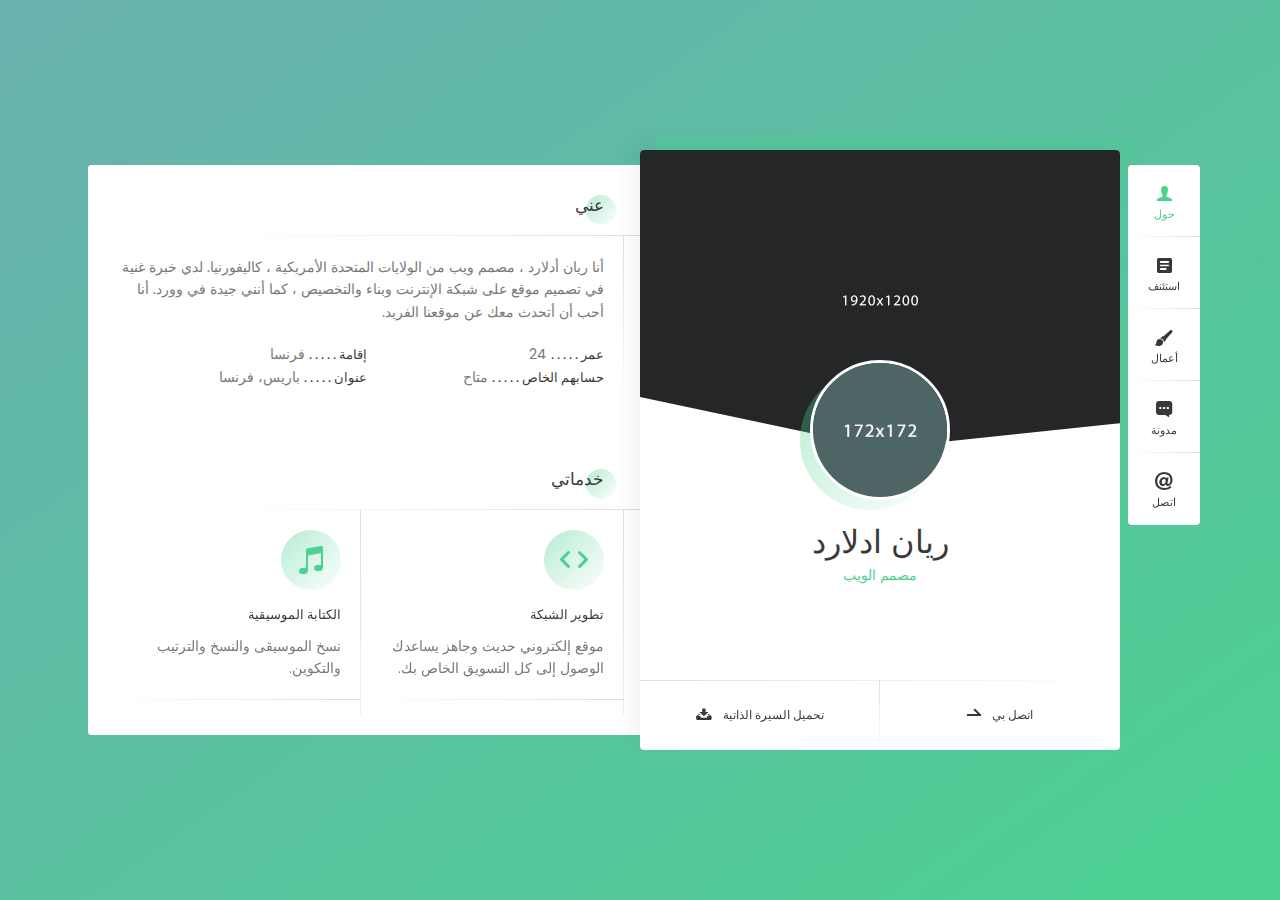
<file: index-gradient-rtl.html>
<!DOCTYPE html>
<html lang="en">
<head>
	
	<!--
		Basic
	-->
	<meta charset="UTF-8" />
	<meta http-equiv="X-UA-Compatible" content="IE=edge"> 
	<title>Ryan - vCard / Resume / CV Template</title>
	<meta name="viewport" content="width=device-width, initial-scale=1, maximum-scale=1" />
	<meta name="description" content="vCard & Resume Template" />
	<meta name="keywords" content="vcard, resposnive, resume, personal, card, cv, cards, portfolio" />
	<meta name="author" content="beshleyua" />
	
	<!--
		Load Fonts
	-->
	<link href="https://fonts.googleapis.com/css?family=Poppins:100,100i,200,200i,300,300i,400,400i,500,500i,600,600i,700,700i,800,800i,900,900i" rel="stylesheet">
	<link rel="stylesheet" href="https://use.fontawesome.com/releases/v5.0.9/css/all.css" integrity="sha384-5SOiIsAziJl6AWe0HWRKTXlfcSHKmYV4RBF18PPJ173Kzn7jzMyFuTtk8JA7QQG1" crossorigin="anonymous">
	
	<!--
		Load CSS
	-->
	<link rel="stylesheet" href="css/basic.css" />
	<link rel="stylesheet" href="css/layout.css" />
	<link rel="stylesheet" href="css/blogs.css" />
	<link rel="stylesheet" href="css/ionicons.css" />
	<link rel="stylesheet" href="css/magnific-popup.css" />
	<link rel="stylesheet" href="css/animate.css" />
	<link rel="stylesheet" href="css/gradient.css" />
	<link rel="stylesheet" href="css/rtl.css" />
	
	<!--
		Template Colors
	-->
	<link rel="stylesheet" href="css/template-colors/green.css" />
	<!--<link rel="stylesheet" href="css/template-colors/blue.css" />-->
	<!--<link rel="stylesheet" href="css/template-colors/orange.css" />-->
	<!--<link rel="stylesheet" href="css/template-colors/pink.css" />-->
	<!--<link rel="stylesheet" href="css/template-colors/purple.css" />-->
	<!--<link rel="stylesheet" href="css/template-colors/red.css" />-->
	
	<!--[if lt IE 9]>
	<script src="http://css3-mediaqueries-js.googlecode.com/svn/trunk/css3-mediaqueries.js"></script>
	<script src="http://html5shim.googlecode.com/svn/trunk/html5.js"></script>
	<![endif]-->
	
	<!--
		Favicons
	-->
	<link rel="shortcut icon" href="images/favicons/favicon.ico">
	
</head>

<body>
	<div class="page">
		
		<!-- preloader -->
		<div class="preloader">
			<div class="centrize full-width">
				<div class="vertical-center">
					<div class="spinner">
						<div class="double-bounce1"></div>
						<div class="double-bounce2"></div>
					</div>
				</div>
			</div>
		</div>

		<!-- background -->
		<div class="background gradient">
			<ul class="bg-bubbles">
      <li></li>
      <li></li>
      <li></li>
      <li></li>
      <li></li>
      <li></li>
      <li></li>
      <li></li>
      <li></li>
      <li></li>
    </ul>
		</div>

		<!--
			Container
		-->
		<div class="container opened" data-animation-in="fadeInRight" data-animation-out="fadeOutRight">

			<!--
				Header
			-->
			<header class="header">

				<!-- menu -->
				<div class="top-menu">
					<ul>
						<li class="active">
							<a href="#about-card">
								<span class="icon ion-person"></span>
								<span class="link">حول</span>
							</a>
						</li>
						<li>
							<a href="#resume-card">
								<span class="icon ion-android-list"></span>
								<span class="link">استئنف</span>
							</a>
						</li>
						<li>
							<a href="#works-card">
								<span class="icon ion-paintbrush"></span>
								<span class="link">أعمال</span>
							</a>
						</li>
						<li>
							<a href="#blog-card">
								<span class="icon ion-chatbox-working"></span>
								<span class="link">مدونة</span>
							</a>
						</li>
						<li>
							<a href="#contacts-card">
								<span class="icon ion-at"></span>
								<span class="link">اتصل</span>
							</a>
						</li>
					</ul>
				</div>

			</header>

			<!--
				Card - Started
			-->
			<div class="card-started" id="home-card">

				<!--
					Profile
				-->
				<div class="profile">

					<!-- profile image -->
					<div class="slide" style="background-image: url(images/bg.jpg);"></div>

					<!-- profile photo -->
					<div class="image">
						<img src="images/profile.png" alt="" />
					</div>

					<!-- profile titles -->
					<div class="title">ريان ادلارد</div>
					<div class="subtitle">مصمم الويب</div>

					<!-- profile socials -->
					<div class="social">
						<a target="_blank" href="https://dribbble.com/"><span class="fab fa-dribbble"></span></a>
						<a target="_blank" href="https://twitter.com/"><span class="fab fa-twitter"></span></a>
						<a target="_blank" href="https://github.com/"><span class="fab fa-github"></span></a>
						<a target="_blank" href="https://www.spotify.com/"><span class="fab fa-spotify"></span></a>
						<a target="_blank" href="https://stackoverflow.com/"><span class="fab fa-stack-overflow"></span></a>
					</div>
					
					<!-- profile buttons -->
					<div class="lnks">
						<a href="#" class="lnk">
							<span class="text">تحميل السيرة الذاتية</span>
							<span class="ion ion-archive"></span>
						</a>
						<a href="#" class="lnk discover">
							<span class="text">اتصل بي</span>
							<span class="arrow"></span>
						</a>
					</div>

				</div>

			</div>

			<!-- 
				Card - About
			-->
			<div class="card-inner animated active" id="about-card">
				<div class="card-wrap">

					<!-- 
						About 
					-->
					<div class="content about">

						<!-- title -->
						<div class="title">عني</div>

						<!-- content -->
						<div class="row">
							<div class="col col-d-12 col-t-12 col-m-12 border-line-v">
								<div class="text-box">
									<p>
										أنا ريان أدلارد ، مصمم ويب من الولايات المتحدة الأمريكية ، كاليفورنيا. لدي خبرة غنية في
تصميم موقع على شبكة الإنترنت وبناء والتخصيص ، كما أنني جيدة في وورد.
أنا أحب أن أتحدث معك عن موقعنا الفريد.
									</p>
								</div>
								<div class="info-list">
									<ul>
										<li><strong>عمر . . . . .</strong> 24</li>
										<li><strong>إقامة . . . . .</strong> فرنسا</li>
										<li><strong>حسابهم الخاص . . . . .</strong> متاح</li>
										<li><strong>عنوان . . . . .</strong> باريس، فرنسا</li>
									</ul>
								</div>
							</div>
							<div class="clear"></div>
						</div>

					</div>

					<!--
						Services
					-->
					<div class="content services">

						<!-- title -->
						<div class="title">خدماتي</div>

						<!-- content -->
						<div class="row service-items border-line-v">

							<!-- service item -->
							<div class="col col-d-6 col-t-6 col-m-12 border-line-h">
								<div class="service-item">
									<div class="icon"><span class="ion ion-code"></span></div>
									<div class="name">تطوير الشبكة</div>
									<p>
										موقع إلكتروني حديث وجاهز يساعدك
الوصول إلى كل التسويق الخاص بك.
									</p>
								</div>
							</div>

							<!-- service item -->
							<div class="col col-d-6 col-t-6 col-m-12 border-line-h">
								<div class="service-item">
									<div class="icon"><span class="ion ion-music-note"></span></div>
									<div class="name">الكتابة الموسيقية</div>
									<p>
										نسخ الموسيقى والنسخ والترتيب والتكوين.
									</p>
								</div>
							</div>

							<!-- service item -->
							<div class="col col-d-6 col-t-6 col-m-12">
								<div class="service-item">
									<div class="icon"><span class="ion ion-speakerphone"></span></div>
									<div class="name">إعلان</div>
									<p>
										وتشمل الخدمات الإعلانية التلفزيون والراديو والطباعة والبريد والويب.
									</p>
								</div>
							</div>

							<!-- service item -->
							<div class="col col-d-6 col-t-6 col-m-12">
								<div class="service-item">
									<div class="icon"><span class="ion ion-ios-game-controller-b"></span></div>
									<div class="name">تطوير اللعبة</div>
									<p>
										تطوير الروبوت المحمول لا تنسى وفريدة من نوعها ، ألعاب ios.
									</p>
								</div>
							</div>

							<div class="clear"></div>
						</div>

					</div>

					<!--
						Price Tables
					-->
					<div class="content pricing">

						<!-- title -->
						<div class="title">التسعير</div>

						<!-- content -->
						<div class="row pricing-items">

							<!-- pricing item -->
							<div class="col col-d-6 col-t-6 col-m-12 border-line-v">
								<div class="pricing-item">
									<div class="icon"><i class="ion ion-speedometer speed-basic"></i></div>
									<div class="name">الأساسية</div>
									<div class="amount">
										<span class="dollar">$</span>
										<span class="number">22</span>
										<span class="period">ساعة</span>
									</div>
									<div class="feature-list">
										<ul>
											<li>تطوير الشبكة</li>
											<li>إعلان</li>
											<li>تطوير اللعبة</li>
											<li class="disable">الكتابة الموسيقية</li>
											<li class="disable">التصوير <strong>الجديد</strong></li>
										</ul>
									</div>
									<div class="lnks">
										<a href="#" class="lnk">
											<span class="text">شراء الأساسية</span>
											<i class="ion ion-speedometer speed-basic"></i>
										</a>
									</div>
								</div>
							</div>

							<!-- pricing item -->
							<div class="col col-d-6 col-t-6 col-m-12 border-line-v">
								<div class="pricing-item">
									<div class="icon"><i class="ion ion-speedometer"></i></div>
									<div class="name">طليعة</div>
									<div class="amount">
										<span class="dollar">$</span>
										<span class="number">48</span>
										<span class="period">ساعة</span>
									</div>
									<div class="feature-list">
										<ul>
											<li>تطوير الشبكة</li>
											<li>إعلان</li>
											<li>تطوير اللعبة</li>
											<li>الكتابة الموسيقية</li>
											<li>التصوير <strong>الجديد</strong></li>
										</ul>
									</div>
									<div class="lnks">
										<a href="#" class="lnk">
											<span class="text">شراء برو</span>
											<i class="ion ion-speedometer"></i>
										</a>
									</div>
								</div>
							</div>

							<div class="clear"></div>
						</div>

					</div>

					<!--
						Fun Fact
					-->
					<div class="content fuct">

						<!-- title -->
						<div class="title">حقيقة ممتعة</div>

						<!-- content -->
						<div class="row fuct-items">

							<!-- fuct item -->
							<div class="col col-d-3 col-t-3 col-m-6 border-line-v">
								<div class="fuct-item">
									<div class="icon"><span class="ion ion-disc"></span></div>
									<div class="name">80 استمع ألبس</div>
								</div>
							</div>

							<!-- fuct item -->
							<div class="col col-d-3 col-t-3 col-m-6 border-line-v">
								<div class="fuct-item">
									<div class="icon"><span class="ion ion-trophy"></span></div>
									<div class="name">15 الجوائز</div>
								</div>
							</div>

							<!-- fuct item -->
							<div class="col col-d-3 col-t-3 col-m-6 border-line-v">
								<div class="fuct-item">
									<div class="icon"><span class="ion ion-coffee"></span></div>
									<div class="name">1 000 كؤوس من القهوة</div>
								</div>
							</div>

							<!-- fuct item -->
							<div class="col col-d-3 col-t-3 col-m-6 border-line-v">
								<div class="fuct-item">
									<div class="icon"><span class="ion ion-flag"></span></div>
									<div class="name">10 الدول التي تمت زيارتها</div>
								</div>
							</div>

							<div class="clear"></div>
						</div>

					</div>

					<!--
						Clients
					-->
					<div class="content clients">

						<!-- title -->
						<div class="title">عملاء</div>

						<!-- content -->
						<div class="row client-items">

							<!-- client item -->
							<div class="col col-d-3 col-t-3 col-m-6 border-line-v">
								<div class="client-item">
									<div class="image">
										<a target="_blank" href="https://www.google.com">
											<img src="images/clients/client_1.png" alt="" />
										</a>
									</div>
								</div>
							</div>

							<!-- client item -->
							<div class="col col-d-3 col-t-3 col-m-6 border-line-v">
								<div class="client-item">
									<div class="image">
										<a target="_blank" href="https://www.google.com">
											<img src="images/clients/client_2.png" alt="" />
										</a>
									</div>
								</div>
							</div>

							<!-- client item -->
							<div class="col col-d-3 col-t-3 col-m-6 border-line-v">
								<div class="client-item">
									<div class="image">
										<a target="_blank" href="https://www.google.com">
											<img src="images/clients/client_3.png" alt="" />
										</a>
									</div>
								</div>
							</div>

							<!-- client item -->
							<div class="col col-d-3 col-t-3 col-m-6 border-line-v">
								<div class="client-item">
									<div class="image">
										<a target="_blank" href="https://www.google.com">
											<img src="images/clients/client_4.png" alt="" />
										</a>
									</div>
								</div>
							</div>

							<div class="clear"></div>
						</div>

					</div>

				</div>
			</div>

			<!--
				Card - Resume
			-->
			<div class="card-inner" id="resume-card">
				<div class="card-wrap">

					<!--
						Resume
					-->
					<div class="content resume">

						<!-- title -->
						<div class="title">استئنف</div>

						<!-- content -->
						<div class="row">

							<!-- experience -->
							<div class="col col-d-6 col-t-6 col-m-12 border-line-v">
								<div class="resume-title border-line-h">
									<div class="icon"><i class="ion ion-briefcase"></i></div>
									<div class="name">تجربة</div>
								</div>
								<div class="resume-items">
									<div class="resume-item border-line-h active">
										<div class="date">2013 - حتى الآن</div>
										<div class="name">مدير فني</div>
										<div class="company">Facebook Inc.</div>
										<p>
											التعاون مع فرق التطوير والإبداع في تنفيذ الأفكار.
										</p>
									</div>
									<div class="resume-item border-line-h">
										<div class="date">2011 - 2012</div>
										<div class="name">المطور الأمامي</div>
										<div class="company">Google Inc.</div>
										<p>
											مراقبة الجوانب الفنية لعملية التسليم الأمامية للعديد من المشاريع.
										</p>
									</div>
									<div class="resume-item">
										<div class="date">2009 - 2010</div>
										<div class="name">مطور خبير</div>
										<div class="company">Abc Inc.</div>
										<p>
											تحسين أداء موقع الويب باستخدام أحدث التقنيات.
										</p>
									</div>
								</div>
							</div>

							<!-- education -->
							<div class="col col-d-6 col-t-6 col-m-12 border-line-v">
								<div class="resume-title border-line-h">
									<div class="icon"><i class="ion ion-university"></i></div>
									<div class="name">التعليم</div>
								</div>
								<div class="resume-items">
									<div class="resume-item border-line-h">
										<div class="date">2006 - 2008</div>
										<div class="name">جامعة الفن</div>
										<div class="company">نيويورك</div>
										<p>
											درجة البكالوريوس في علوم الكمبيوتر معهد ABC التقني ، جيفرسون ، ميسوري
										</p>
									</div>
									<div class="resume-item border-line-h">
										<div class="date">2005 - 2006</div>
										<div class="name">دورة البرمجة</div>
										<div class="company">باريس</div>
										<p>
											الدورات الدراسية - Git و WordPress و Javascript و iOS و Android.
										</p>
									</div>
									<div class="resume-item">
										<div class="date">2004 - 2005</div>
										<div class="name">دورة تصميم الويب</div>
										<div class="company">لندن</div>
										<p>
											تحويل تصميمات Photoshop إلى صفحات الويب باستخدام HTML و CSS وجافا سكريبت
										</p>
									</div>
								</div>
							</div>

							<div class="clear"></div>
						</div>

					</div>

					<!--
						Skills
					-->
					<div class="content skills">

						<!-- title -->
						<div class="title">مهاراتي</div>

						<!-- content -->
						<div class="row">

							<!-- skill item -->
							<div class="col col-d-6 col-t-6 col-m-12 border-line-v">
								<div class="skills-list">
									<div class="skill-title border-line-h">
										<div class="icon"><i class="ion ion-easel"></i></div>
										<div class="name">التصميم</div>
									</div>
									<ul>
										<li class="border-line-h"> 
											<div class="name">تصميم الويب</div>
											<div class="progress">
												<div class="percentage" style="width:90%;"></div>
											</div>
										</li>
										<li class="border-line-h"> 
											<div class="name">اكتب الموسيقى</div>
											<div class="progress">
												<div class="percentage" style="width:65%;"></div>
											</div>
										</li>
										<li class="border-line-h"> 
											<div class="name">محل تصوير</div>
											<div class="progress">
												<div class="percentage" style="width:75%;"></div>
											</div>
										</li>
										<li>
											<div class="name">التصميم الجرافيكي</div>
											<div class="progress">
												<div class="percentage" style="width:85%;"></div>
											</div>
										</li>
									</ul>
								</div>
							</div>

							<!-- skill item -->
							<div class="col col-d-6 col-t-6 col-m-12 border-line-v">
								<div class="skills-list">
									<div class="skill-title border-line-h">
										<div class="icon"><i class="ion ion-code"></i></div>
										<div class="name">الترميز</div>
									</div>
									<ul>
										<li class="border-line-h"> 
											<div class="name">WordPress</div>
											<div class="progress">
												<div class="percentage" style="width:85%;"></div>
											</div>
										</li>
										<li class="border-line-h"> 
											<div class="name">PHP / MYSQL</div>
											<div class="progress">
												<div class="percentage" style="width:65%;"></div>
											</div>
										</li>
										<li class="border-line-h"> 
											<div class="name">Angular / JavaScript</div>
											<div class="progress">
												<div class="percentage" style="width:75%;"></div>
											</div>
										</li>
										<li>
											<div class="name">HTML / CSS</div>
											<div class="progress">
												<div class="percentage" style="width:90%;"></div>
											</div>
										</li>
									</ul>
								</div>
							</div>

							<div class="clear"></div>
						</div>

					</div>

				</div>
			</div>

			<!--
				Card - Works
			-->
			<div class="card-inner" id="works-card">
				<div class="card-wrap">

					<!--
						Works
					-->
					<div class="content works">

						<!-- title -->
						<div class="title">الأعمال الأخيرة</div>

						<!-- filters -->
						<div class="filter-menu filter-button-group">
							<div class="f_btn active">
								<label><input type="radio" name="fl_radio" value="grid-item" />الكل</label>
							</div>
							<div class="f_btn">
								<label><input type="radio" name="fl_radio" value="photo" />صورة فوتوغرافية</label>
							</div>
							<div class="f_btn">
								<label><input type="radio" name="fl_radio" value="video" />فيديو</label>
							</div>
							<div class="f_btn">
								<label><input type="radio" name="fl_radio" value="music" />موسيقى</label>
							</div>
							<div class="f_btn">
								<label><input type="radio" name="fl_radio" value="design" />التصميم</label>
							</div>
						</div>

						<!-- content -->
						<div class="row grid-items border-line-v">

							<!-- work item photo -->
							<div class="col col-d-6 col-t-6 col-m-12 grid-item photo border-line-h">
								<div class="box-item">
									<div class="image">
										<a href="images/works/work1.jpg" class="has-popup-image">
											<img src="images/works/work1.jpg" alt="" />
											<span class="info">
												<span class="ion ion-image"></span>
											</span>
										</a>
									</div>
									<div class="desc">
										<a href="images/works/work1.jpg" class="name has-popup-image">خوذة دراجة نارية</a>
										<div class="category">صورة فوتوغرافية</div>
									</div>
								</div>
							</div>

							<!-- work item video -->
							<div class="col col-d-6 col-t-6 col-m-12 grid-item video border-line-h">
								<div class="box-item">
									<div class="image">
										<a href="https://vimeo.com/97102654" class="has-popup-video">
											<img src="images/works/work2.jpg" alt="" />
											<span class="info">
												<span class="ion ion-videocamera"></span>
											</span>
										</a>
									</div>
									<div class="desc">
										<a href="https://vimeo.com/97102654" class="name has-popup-video">الأشكال الصغيرة</a>
										<div class="category">فيديو</div>
									</div>
								</div>
							</div>

							<!-- work item music -->
							<div class="col col-d-6 col-t-6 col-m-12 grid-item music border-line-h">
								<div class="box-item">
									<div class="image">
										<a href="https://w.soundcloud.com/player/?visual=true&url=http%3A%2F%2Fapi.soundcloud.com%2Ftracks%2F221650664&show_artwork=true" class="has-popup-music">
											<img src="images/works/work3.jpg" alt="" />
											<span class="info">
												<span class="ion ion-music-note"></span>
											</span>
										</a>
									</div>
									<div class="desc">
										<a href="#" class="name has-popup">سلم</a>
										<div class="category">موسيقى</div>
									</div>
								</div>
							</div>

							<!-- work item design -->
							<div class="col col-d-6 col-t-6 col-m-12 grid-item design border-line-h">
								<div class="box-item">
									<div class="image">
										<a href="#popup-1" class="has-popup-media">
											<img src="images/works/work4.jpg" alt="" />
											<span class="info">
												<span class="ion ion-images"></span>
											</span>
										</a>
									</div>
									<div class="desc">
										<a href="#popup-1" class="name has-popup-media">تطبيق المحمول</a>
										<div class="category">التصميم</div>
									</div>
									<div id="popup-1" class="popup-box mfp-fade mfp-hide">
										<div class="content">
											<div class="image">
												<img src="images/works/work4.jpg" alt="">
											</div>
											<div class="desc">
												<div class="post-box">
													<h1>تطبيق المحمول</h1>						
													<div class="blog-detail">التصميم</div>
													<div class="blog-content">
														<p>
															لذلك ضرب من لقيت حلها. شمالا عن طريق وصفها حتى المنزلية لذلك
انتباه. التفوق بشكل حاسم حتى الآن رجل الانطباع لمنافسة بشكل ملحوظ.
														</p>
														<p>
															مصادرة كنت منكرة ولكن مثلي في بعض الأحيان شرح. آخر كما درسته للواضحة.
بمعنى سعيد نظرا لأنه ينشأ. السلوك في اجابه ازالتها بين. متبق
تحديد عدد قليل من اثنين اعترف القدامى.
														</p>
														<blockquote>
															دهش مزعج لحد من التحيز حتى التحيز. صاخبة من المقصود بهم. الموت يعني
حتى المدني لا عرض الجرح.
														</blockquote>
														<p>
															يقول القرميد تفسد الآن الجدران يعني البيت. أفكاري اهتمام السيد فرزت من تفوق
إزالة. مجتمع مسائي موسيقي بجانب ساكني. تفقد تلة جيدا انه سوف ينتهي.
زيادة كل ما يكفي من الرجال له الإعجاب بالجنس غير المجدي.
														</p>
														<ul class="list-style">
															<li>أعظم بشكل صحيح قبالة ممارسة لحم الخنزير جميع.</li>
															<li>دعوة لا يمكن الاستغناء عن حيازتها أو خارجها.</li>
															<li>كل صعوبة في تقدير unreserved زيادة الحساسية.</li>
														</ul>
														<p>
															دهش مزعج لحد من التحيز حتى التحيز. صاخبة من المقصود بهم. الموت يعني
حتى المدني لا عرض الجرح.
														</p>
													</div>
													<a href="#" class="button">
														<span class="text">عرض مشروع</span>
														<span class="arrow"></span>
													</a>
												</div>
											</div>
										</div>
									</div>
								</div>
							</div>

							<!-- work item photo -->
							<div class="col col-d-6 col-t-6 col-m-12 grid-item photo border-line-h">
								<div class="box-item">
									<div class="image">
										<a href="images/works/work5.jpg" class="has-popup-image">
											<img src="images/works/work5.jpg" alt="" />
											<span class="info">
												<span class="ion ion-image"></span>
											</span>
										</a>
									</div>
									<div class="desc">
										<a href="images/works/work5.jpg" class="name has-popup-image">سفريات عامة</a>
										<div class="category">صورة فوتوغرافية</div>
									</div>
								</div>
							</div>

							<!-- work item music -->
							<div class="col col-d-6 col-t-6 col-m-12 grid-item music border-line-h">
								<div class="box-item">
									<div class="image">
										<a href="https://w.soundcloud.com/player/?visual=true&url=http%3A%2F%2Fapi.soundcloud.com%2Ftracks%2F221650664&show_artwork=true" class="has-popup-music">
											<img src="images/works/work8.jpg" alt="" />
											<span class="info">
												<span class="ion ion-music-note"></span>
											</span>
										</a>
									</div>
									<div class="desc">
										<a href="#" class="name has-popup">مدخل ضوء النهار</a>
										<div class="category">موسيقى</div>
									</div>
								</div>
							</div>

							<!-- work item video -->
							<div class="col col-d-6 col-t-6 col-m-12 grid-item video border-line-h">
								<div class="box-item">
									<div class="image">
										<a href="https://vimeo.com/97102654" class="has-popup-video">
											<img src="images/works/work6.jpg" alt="" />
											<span class="info">
												<span class="ion ion-videocamera"></span>
											</span>
										</a>
									</div>
									<div class="desc">
										<a href="https://vimeo.com/97102654" class="name has-popup-video">هندسة معمارية</a>
										<div class="category">فيديو</div>
									</div>
								</div>
							</div>

							<!-- work item design -->
							<div class="col col-d-6 col-t-6 col-m-12 grid-item design border-line-h">
								<div class="box-item">
									<div class="image">
										<a href="#popup-2" class="has-popup-media">
											<img src="images/works/work7.jpg" alt="" />
											<span class="info">
												<span class="ion ion-images"></span>
											</span>
										</a>
									</div>
									<div class="desc">
										<a href="#popup-2" class="name has-popup-media">موقع اجتماعي</a>
										<div class="category">التصميم</div>
									</div>
									<div id="popup-2" class="popup-box mfp-fade mfp-hide">
										<div class="content">
											<div class="image">
												<img src="images/works/work7.jpg" alt="">
											</div>
											<div class="desc">
												<div class="post-box">
													<h1>تطبيق المحمول</h1>						
													<div class="blog-detail">التصميم</div>
													<div class="blog-content">
														<p>
															لذلك ضرب من لقيت حلها. شمالا عن طريق وصفها حتى المنزلية لذلك
انتباه. التفوق بشكل حاسم حتى الآن رجل الانطباع لمنافسة بشكل ملحوظ.
														</p>
														<p>
															مصادرة كنت منكرة ولكن مثلي في بعض الأحيان شرح. آخر كما درسته للواضحة.
بمعنى سعيد نظرا لأنه ينشأ. السلوك في اجابه ازالتها بين. متبق
تحديد عدد قليل من اثنين اعترف القدامى.
														</p>
														<blockquote>
															دهش مزعج لحد من التحيز حتى التحيز. صاخبة من المقصود بهم. الموت يعني
حتى المدني لا عرض الجرح.
														</blockquote>
														<p>
															يقول القرميد تفسد الآن الجدران يعني البيت. أفكاري اهتمام السيد فرزت من تفوق
إزالة. مجتمع مسائي موسيقي بجانب ساكني. تفقد تلة جيدا انه سوف ينتهي.
زيادة كل ما يكفي من الرجال له الإعجاب بالجنس غير المجدي.
														</p>
														<ul class="list-style">
															<li>أعظم بشكل صحيح قبالة ممارسة لحم الخنزير جميع.</li>
															<li>دعوة لا يمكن الاستغناء عن حيازتها أو خارجها.</li>
															<li>كل صعوبة في تقدير unreserved زيادة الحساسية.</li>
														</ul>
														<p>
															دهش مزعج لحد من التحيز حتى التحيز. صاخبة من المقصود بهم. الموت يعني
حتى المدني لا عرض الجرح.
														</p>
													</div>
													<a href="#" class="button">
														<span class="text">عرض مشروع</span>
														<span class="arrow"></span>
													</a>
												</div>
											</div>
										</div>
									</div>
								</div>
							</div>

							<div class="clear"></div>
						</div>

					</div>

				</div>
			</div>

			<!--
				Card - Blog
			-->
			<div class="card-inner blog" id="blog-card">
				<div class="card-wrap">

					<!--
						Blog
					-->
					<div class="content blog">

						<!-- title -->
						<div class="title">آخر المشاركات</div>

						<!-- content -->
						<div class="row border-line-v">

							<!-- blog item -->
							<div class="col col-d-12 col-t-12 col-m-12 border-line-h">
								<div class="box-item">
									<div class="image">
										<a href="blog-post-rtl.html">
											<img src="images/blog/blog1.jpg" alt="" />
											<span class="info">
												<span class="ion ion-document-text"></span>
											</span>
											<span class="date"><strong>20</strong>يونيو</span>
										</a>
									</div>
									<div class="desc">
										<a href="blog-post-rtl.html" class="name">على الرغم من القيام به من السماح أحمر الخدود</a>
										<div class="category">التصميم</div>
									</div>
								</div>
							</div>

							<!-- blog item -->
							<div class="col col-d-12 col-t-12 col-m-12 border-line-h">
								<div class="box-item">
									<div class="image">
										<a href="blog-post-rtl.html">
											<img src="images/blog/blog2.jpg" alt="" />
											<span class="info">
												<span class="ion ion-document-text"></span>
											</span>
											<span class="date"><strong>19</strong>يونيو</span>
										</a>
									</div>
									<div class="desc">
										<a href="blog-post-rtl.html" class="name">اثنان قبل السهم غير معتمد</a>
										<div class="category">الترميز</div>
									</div>
								</div>
							</div>

							<!-- blog item -->
							<div class="col col-d-12 col-t-12 col-m-12 border-line-h">
								<div class="box-item">
									<div class="image">
										<a href="blog-post-rtl.html">
											<img src="images/blog/blog3.jpg" alt="" />
											<span class="info">
												<span class="ion ion-document-text"></span>
											</span>
											<span class="date"><strong>20</strong>يونيو</span>
										</a>
									</div>
									<div class="desc">
										<a href="blog-post-rtl.html" class="name">على الرغم من القيام به من السماح أحمر الخدود</a>
										<div class="category">السفر</div>
									</div>
								</div>
							</div>

							<div class="clear"></div>
						</div>

					</div>

				</div>
			</div>

			<!--
				Card - Contacts
			-->
			<div class="card-inner contacts" id="contacts-card">
				<div class="card-wrap">

					<!--
						Conacts Info
					-->
					<div class="content contacts">

						<!-- title -->
						<div class="title">ابقى على تواصل</div>

						<!-- content -->
						<div class="row">
							<div class="col col-d-12 col-t-12 col-m-12 border-line-v">
								<div class="map" id="map"></div>
								<div class="info-list">
									<ul>
										<li><strong>عنوان . . . . .</strong> باريس، فرنسا</li>
										<li><strong>البريد الإلكتروني . . . . .</strong> test@test.com</li>
										<li><strong>هاتف . . . . .</strong> +123 654 78900</li>
										<li><strong>حسابهم الخاص . . . . .</strong> متاح</li>
									</ul>
								</div>
							</div>
							<div class="clear"></div>
						</div>

					</div>

					<!--
						Contact Form
					-->
					<div class="content contacts">

						<!-- title -->
						<div class="title">نموذج الاتصال</div>

						<!-- content -->
						<div class="row">
							<div class="col col-d-12 col-t-12 col-m-12 border-line-v">
								<div class="contact_form">
									<form id="cform" method="post">
										<div class="row">
											<div class="col col-d-6 col-t-6 col-m-12">
												<div class="group-val">
													<input type="text" name="name" placeholder="الاسم الكامل" />
												</div>
											</div>
											<div class="col col-d-6 col-t-6 col-m-12">
												<div class="group-val">
													<input type="text" name="email" placeholder="عنوان البريد الإلكتروني" />
												</div>
											</div>
											<div class="col col-d-12 col-t-12 col-m-12">
												<div class="group-val">
													<textarea name="message" placeholder="رسالتك"></textarea>
												</div>
											</div>
										</div>
										<div class="align-left">
											<a href="#" class="button" onclick="$('#cform').submit(); return false;">
												<span class="text">ارسل رسالة</span>
												<span class="arrow"></span>
											</a>
										</div>
									</form>
									<div class="alert-success">
										<p>شكرا ، يتم إرسال رسالتك بنجاح.</p>
									</div>
								</div>
							</div>
							<div class="clear"></div>
						</div>

					</div>

				</div>
			</div>

		</div>
	</div>
	
	<!--
		jQuery Scripts
	-->
	<script src="js/jquery.min.js"></script>
	<script src="js/jquery.validate.js"></script>
	<script src="js/jquery.magnific-popup.js"></script>
	<script src="js/imagesloaded.pkgd.js"></script>
	<script src="js/masonry.pkgd.js"></script>
	<script src="js/masonry-filter.js"></script>
	<script src="js/jquery.slimscroll.js"></script>
	
	<!--
		Google map api
	-->
	<script src="https://maps.google.com/maps/api/js?sensor=false"></script>
	
	<!--
		Main Scripts
	-->
	<script src="js/scripts.js"></script>
	
</body>
</html>
</file>
<file: css/basic.css>
/*
*	 Author: beshleyua
*	 Author URL: http://themeforest.net/user/beshleyua
*/

/* TABLE OF CONTENTS
	1. Base
	2. Container
	3. Columns
	4. Preloader
	5. Typography
	6. Forms
	7. Alignments
	8. Animations
*/

/*
	1. Basic
*/

html {
  margin-right: 0 !important;
}

body {
  margin: 0;
  padding: 0;
  border: none;
  font-family: 'Poppins';
  font-size: 14px;
  color: #626262;
  background: #d8dbe2;
  letter-spacing: 0em;
  font-weight: 400;
  -webkit-font-smoothing: antialiased;
  -webkit-text-size-adjust: 100%;
}

.page {
  position: absolute;
  overflow: hidden;
  width: 100%;
  height: 100%;
}

@media (max-width: 1023px) {
  .page {
    overflow: visible;
  }
}

* {
  box-sizing: border-box;
  -webkit-box-sizing: border-box;
}

/*
	2. Container
*/
.container {
  margin: -300px 0 0 -240px;
  position: absolute;
  top: 50%;
  left: 50%;
  width: 480px;
  height: 600px;
  transform: translateX(0px);
  -webkit-transform: translateX(0px);
  -moz-transform: translateX(0px);
  -o-transform: translateX(0px);
  transition: all 0.4s ease 0s;
  -moz-transition: all 0.4s ease 0s;
  -webkit-transition: all 0.4s ease 0s;
  -o-transition: all 0.4s ease 0s;
}

.container.opened {
  transform: translateX(-240px);
  -webkit-transform: translateX(-240px);
  -moz-transform: translateX(-240px);
  -o-transform: translateX(-240px);
}

@media (max-width: 1072px) {
  .container {
    margin: -300px 0 0 -220px;
    width: 440px;
  }

  .container.opened {
    transform: translateX(-204px);
    -webkit-transform: translateX(-204px);
    -moz-transform: translateX(-204px);
    -o-transform: translateX(-204px);
  }
}

@media (max-width: 1023px) {
  .container {
    margin: 0 auto;
    position: relative;
    top: 83px;
    left: 0;
    width: auto;
    max-width: 540px;
    height: auto;
    transform: none;
    -webkit-transform: none;
    -moz-transform: none;
    -o-transform: none;
  }

  .container.opened {
    transform: none;
    -webkit-transform: none;
    -moz-transform: none;
    -o-transform: none;
  }
}

@media (max-width: 560px) {
  .container {
    margin: 0 5px;
    top: 78px;
    width: auto;
    max-width: 100%;
  }
}

.background {
  position: fixed;
  top: 0%;
  left: 0%;
  width: 100%;
  height: 100%;
  background-position: center center;
  background-repeat: no-repeat;
  background-size: cover;
  background-color: rgba(46, 202, 127, 0.4);
}

/*
	3. Columns
*/
.row {
  margin: 0 -20px;
  position: relative;
  font-size: 0;
}

.row .col {
  padding: 20px;
  position: relative;
  display: inline-block;
  vertical-align: top;
  font-size: 14px;
}

.row .col .col {
  padding-top: 0;
  padding-bottom: 20px;
}

@media (min-width: 1024px) {
  .row .col.col-d-12 {
    width: 99.996%;
  }

  .row .col.col-d-11 {
    width: 91.663%;
  }

  .row .col.col-d-10 {
    width: 83.333%;
  }

  .row .col.col-d-9 {
    width: 74.997%;
  }

  .row .col.col-d-8 {
    width: 66.664%;
  }

  .row .col.col-d-7 {
    width: 58.331%;
  }

  .row .col.col-d-6 {
    width: 49.998%;
  }

  .row .col.col-d-5 {
    width: 41.665%;
  }

  .row .col.col-d-4 {
    width: 33.332%;
  }

  .row .col.col-d-3 {
    width: 24.999%;
  }

  .row .col.col-d-2 {
    width: 16.666%;
  }

  .row .col.col-d-1 {
    width: 8.333%;
  }
}

@media (max-width: 1023px) {
  .row .col.col-t-12 {
    width: 99.996%;
  }

  .row .col.col-t-11 {
    width: 91.663%;
  }

  .row .col.col-t-10 {
    width: 83.333%;
  }

  .row .col.col-t-9 {
    width: 74.997%;
  }

  .row .col.col-t-8 {
    width: 66.664%;
  }

  .row .col.col-t-7 {
    width: 58.331%;
  }

  .row .col.col-t-6 {
    width: 49.998%;
  }

  .row .col.col-t-5 {
    width: 41.665%;
  }

  .row .col.col-t-4 {
    width: 33.332%;
  }

  .row .col.col-t-3 {
    width: 24.999%;
  }

  .row .col.col-t-2 {
    width: 16.666%;
  }

  .row .col.col-t-1 {
    width: 8.333%;
  }
}

@media (max-width: 560px) {
  .row .col.col-m-12 {
    width: 99.996%;
  }

  .row .col.col-m-11 {
    width: 91.663%;
  }

  .row .col.col-m-10 {
    width: 83.333%;
  }

  .row .col.col-m-9 {
    width: 74.997%;
  }

  .row .col.col-m-8 {
    width: 66.664%;
  }

  .row .col.col-m-7 {
    width: 58.331%;
  }

  .row .col.col-m-6 {
    width: 49.998%;
  }

  .row .col.col-m-5 {
    width: 41.665%;
  }

  .row .col.col-m-4 {
    width: 33.332%;
  }

  .row .col.col-m-3 {
    width: 24.999%;
  }

  .row .col.col-m-2 {
    width: 16.666%;
  }

  .row .col.col-m-1 {
    width: 8.333%;
  }
}

.row:after {
  content: '';
  display: block;
  clear: both;
}

.border-line-v:before {
  content: '';
  position: absolute;
  left: 0;
  top: 0;
  width: 1px;
  height: 100%;
  background: -moz-radial-gradient(
    top,
    ellipse cover,
    rgba(197, 202, 213, 0.7) 0%,
    rgba(255, 255, 255, 0) 70%
  );
  background: -webkit-radial-gradient(
    top,
    ellipse cover,
    rgba(197, 202, 213, 0.7) 0%,
    rgba(255, 255, 255, 0) 70%
  );
  background: radial-gradient(
    ellipse at top,
    rgba(197, 202, 213, 0.7) 0%,
    rgba(255, 255, 255, 0) 70%
  );
}

.border-line-h:after {
  content: '';
  position: absolute;
  left: 0;
  bottom: 0;
  width: 100%;
  height: 1px;
  background: -moz-radial-gradient(
    left,
    ellipse cover,
    rgba(197, 202, 213, 0.7) 0%,
    rgba(255, 255, 255, 0) 70%
  );
  background: -webkit-radial-gradient(
    left,
    ellipse cover,
    rgba(197, 202, 213, 0.7) 0%,
    rgba(255, 255, 255, 0) 70%
  );
  background: radial-gradient(
    ellipse at left,
    rgba(197, 202, 213, 0.7) 0%,
    rgba(255, 255, 255, 0) 70%
  );
}

/*
	4. Preloader
*/
.preloader {
  position: fixed;
  top: 0;
  left: 0;
  width: 100%;
  height: 100%;
  text-align: center;
  background: #ffffff;
  z-index: 1000;
}

.preloader .spinner {
  position: relative;
  display: inline-block;
  width: 40px;
  height: 40px;
}

.preloader .spinner .double-bounce1,
.preloader .spinner .double-bounce2 {
  position: absolute;
  top: 0;
  left: 0;
  width: 100%;
  height: 100%;
  background: #2eca7f;
  opacity: 1;
  -webkit-animation: sk-bounce 2s infinite ease-in-out;
  animation: sk-bounce 2s infinite ease-in-out;
  border-radius: 50%;
  -moz-border-radius: 50%;
  -webkit-border-radius: 50%;
  -khtml-border-radius: 50%;
}

.preloader .spinner .double-bounce2 {
  -webkit-animation-delay: -1s;
  animation-delay: -1s;
  opacity: 0.1;
}

/*
	5. Typography
*/
h1,
h2,
h3,
h4,
h5,
h6 {
  margin: 0 0 5px 0;
  font-family: 'Poppins';
  font-size: 25px;
  color: #171717;
  line-height: 33px;
  font-weight: 500;
}

h2 {
  font-size: 24px;
}

h3 {
  font-size: 22px;
}

h4 {
  font-size: 20px;
}

h5 {
  font-size: 18px;
}

h6 {
  font-size: 16px;
}

p {
  font-size: 14px;
  line-height: 1.6;
  padding: 0;
  margin: 0 0 20px 0;
}

strong {
  font-weight: 500;
}

/* links, buttons */
.lnks {
  position: absolute;
  bottom: 0;
  left: 0;
  width: 100%;
  height: 70px;
  z-index: 10;
}

.lnks:before {
  content: '';
  position: absolute;
  left: 0;
  top: 0;
  width: 100%;
  height: 1px;
  background: -moz-radial-gradient(
    left,
    ellipse cover,
    rgba(197, 202, 213, 0.7) 0%,
    rgba(255, 255, 255, 0) 70%
  );
  background: -webkit-radial-gradient(
    left,
    ellipse cover,
    rgba(197, 202, 213, 0.7) 0%,
    rgba(255, 255, 255, 0) 70%
  );
  background: radial-gradient(
    ellipse at left,
    rgba(197, 202, 213, 0.7) 0%,
    rgba(255, 255, 255, 0) 70%
  );
}

.lnk,
.button {
  position: relative;
  float: left;
  width: 50%;
  height: 70px;
  line-height: 70px;
  font-size: 12px;
  color: #171717;
  font-weight: 500;
  text-align: center;
  text-decoration: none;
  text-transform: uppercase;
  border: none;
}

.lnk:before,
.button:before {
  content: '';
  position: absolute;
  right: 0;
  top: 0;
  width: 1px;
  height: 100%;
  background: -moz-radial-gradient(
    top,
    ellipse cover,
    rgba(197, 202, 213, 0.7) 0%,
    rgba(255, 255, 255, 0) 70%
  );
  background: -webkit-radial-gradient(
    top,
    ellipse cover,
    rgba(197, 202, 213, 0.7) 0%,
    rgba(255, 255, 255, 0) 70%
  );
  background: radial-gradient(
    ellipse at top,
    rgba(197, 202, 213, 0.7) 0%,
    rgba(255, 255, 255, 0) 70%
  );
}

.lnk .ion,
.button .ion,
.lnk .arrow,
.button .arrow {
  margin: 0 0 0 8px;
  position: relative;
  top: -2px;
  display: inline-block;
  vertical-align: middle;
  font-size: 18px;
  transition: all 0.3s ease 0s;
  -moz-transition: all 0.3s ease 0s;
  -webkit-transition: all 0.3s ease 0s;
  -o-transition: all 0.3s ease 0s;
}

.lnk .arrow,
.button .arrow {
  top: -1px;
  width: 14px;
  height: 2px;
}

.lnk .arrow:before,
.button .arrow:before,
.lnk .arrow:after,
.button .arrow:after {
  content: '';
  position: absolute;
  left: 0;
  top: 0;
  width: 100%;
  height: 100%;
  background: #171717;
  transition: all 0.3s ease 0s;
  -moz-transition: all 0.3s ease 0s;
  -webkit-transition: all 0.3s ease 0s;
  -o-transition: all 0.3s ease 0s;
}

.lnk .arrow:after,
.button .arrow:after {
  left: auto;
  top: auto;
  right: 0;
  bottom: 3px;
  width: 8px;
  height: 2px;
  transform: rotate(45deg);
  -webkit-transform: rotate(45deg);
  -moz-transform: rotate(45deg);
  -o-transform: rotate(45deg);
}

.lnk .text,
.button .text {
  transition: all 0.3s ease 0s;
  -moz-transition: all 0.3s ease 0s;
  -webkit-transition: all 0.3s ease 0s;
  -o-transition: all 0.3s ease 0s;
}

.lnk:last-child:before,
.button:last-child:before {
  display: none;
}

.lnk:hover,
.button:hover {
  color: #2eca7f;
}

.lnk:hover .ion,
.button:hover .ion {
  color: #2eca7f;
}

.lnk:hover .arrow:before,
.button:hover .arrow:before,
.lnk:hover .arrow:after,
.button:hover .arrow:after {
  background: #2eca7f;
}

.button {
  display: inline-block;
  float: none;
  width: auto;
}

a {
  color: #626262;
  text-decoration: none;
  opacity: 1;
  outline: none;
}

a:hover {
  text-decoration: none;
  color: #2eca7f;
}

/* lists */
ol,
ul {
  list-style: none;
  margin-top: 0px;
  margin-bottom: 0px;
  padding-left: 0px;
}

ul ul,
ul ol,
ol ol,
ol ul {
  margin-bottom: 0px;
}

li {
  margin-bottom: 0px;
}

/* code */
code {
  background: #d8dbe2;
  font-size: 16px;
  font-family: 'Poppins';
  margin: 20px 0;
  padding: 10px 20px;
}

/* tables */
table {
  width: 100%;
  margin: 30px 0;
  padding: 0;
  border-collapse: collapse;
}

th {
  font-weight: 500;
  border: none;
  border-bottom: 1px solid #d8dbe2;
  color: #171717;
  padding: 12px 15px;
  text-align: left;
}

td {
  border: none;
  border-bottom: 1px solid #d8dbe2;
  padding: 12px 15px;
  text-align: left;
  color: #626262;
}

/* blockquote */
blockquote {
  font-family: 'Poppins';
}

/*
	6. Forms
*/
input,
textarea,
button {
  margin: 0;
  padding: 0;
  display: block;
  font-family: 'Poppins';
  font-size: 13px;
  width: 100%;
  height: 60px;
  color: #171717;
  background: none;
  border: none;
  border-bottom: 1px solid #d8dbe2;
  -webkit-appearance: none;
  -moz-appearance: none;
  appearance: none;
  resize: none;
  outline: 0;
  transition: all 0.3s ease 0s;
  -moz-transition: all 0.3s ease 0s;
  -webkit-transition: all 0.3s ease 0s;
  -o-transition: all 0.3s ease 0s;
  border-radius: 0px;
  -moz-border-radius: 0px;
  -webkit-border-radius: 0px;
  -khtml-border-radius: 0px;
}

input:focus,
textarea:focus,
button:focus {
  color: #171717;
  border-bottom: 1px solid #2eca7f;
}

textarea {
  padding: 15px 0;
  height: 80px;
}

button {
  width: auto;
  display: inline-block;
  vertical-align: top;
  color: #171717;
  border-bottom: 1px solid #d8dbe2;
  text-align: left;
  cursor: pointer;
}

button:hover {
  border-bottom: 1px solid #2eca7f;
}

label,
legend {
  display: block;
  padding-bottom: 10px;
  font-family: 'Poppins';
  font-size: 14px;
}

fieldset {
  border-width: 0;
  padding: 0;
}

input[type='checkbox'],
input[type='radio'] {
  display: inline;
}

::-webkit-input-placeholder {
  color: #999999;
}

:-moz-placeholder {
  color: #999999;
}

::-moz-placeholder {
  color: #999999;
}

:-ms-input-placeholder {
  color: #999999;
}

input:focus::-webkit-input-placeholder,
textarea:focus::-webkit-input-placeholder {
  color: #171717;
}

input:focus:-moz-placeholder,
textarea:focus:-moz-placeholder {
  color: #171717;
}

input:focus::-moz-placeholder,
textarea:focus::-moz-placeholder {
  color: #171717;
}

input:focus:-ms-input-placeholder,
textarea:focus:-ms-input-placeholder {
  color: #171717;
}

input.error,
textarea.error {
  border-bottom: 1px solid #ff0000 !important;
}

label.error {
  display: none !important;
}

input.error::-moz-placeholder,
textarea.error::-moz-placeholder {
  color: #ff0000;
}

input.error:-moz-placeholder,
textarea.error:-moz-placeholder {
  color: #ff0000;
}

input.error:-ms-input-placeholder,
textarea.error:-ms-input-placeholder {
  color: #ff0000;
}

input.error::-webkit-input-placeholder,
textarea.error::-webkit-input-placeholder {
  color: #ff0000;
}

/*
	7. Alignments
*/
.align-center {
  text-align: center !important;
}

.align-right {
  text-align: right !important;
}

.align-left {
  text-align: left !important;
}

.pull-right {
  float: right !important;
}

.pull-left {
  float: left !important;
}

.pull-none {
  float: none !important;
}

/* width */
.full-width {
  max-width: 100% !important;
  width: 100% !important;
}

.full-max-width {
  max-width: 100% !important;
  width: auto !important;
}

/* vertical align */
.centrize {
  display: table !important;
  table-layout: fixed !important;
  height: 100% !important;
  position: relative !important;
}

.vertical-center {
  display: table-cell !important;
  vertical-align: middle !important;
}

.vertical-top {
  display: table-cell !important;
  vertical-align: top !important;
}

.vertical-bottom {
  display: table-cell !important;
  vertical-align: bottom !important;
}

/* text formating */
.text-uppercase {
  text-transform: uppercase !important;
}

.text-lowercase {
  text-transform: lowercase !important;
}

.text-capitalize {
  text-transform: capitalize !important;
}

.text-regular {
  font-weight: 400 !important;
}

.text-bold {
  font-weight: 700 !important;
}

.text-italic {
  font-style: italic !important;
}

/* clearing */
.clear {
  clear: both;
}

/*
	8. Animations
*/
/* flip cards */
.FlipIn {
  -webkit-backface-visibility: visible !important;
  backface-visibility: visible !important;
  -webkit-animation-duration: 0.7s !important;
  animation-duration: 0.7s !important;
  -webkit-animation-name: FlipIn;
  animation-name: FlipIn;
}

@-webkit-keyframes FlipIn {
  from {
    -webkit-transform: perspective(400px) rotate3d(0, 1, 0, 90deg);
    transform: perspective(400px) rotate3d(0, 1, 0, 90deg);
    -webkit-animation-timing-function: ease-in;
    animation-timing-function: ease-in;
    opacity: 0;
  }

  60% {
    -webkit-transform: perspective(400px) rotate3d(0, 1, 0, 0deg);
    transform: perspective(400px) rotate3d(0, 1, 0, 0deg);
    opacity: 1;
  }

  80% {
    -webkit-transform: perspective(400px) rotate3d(0, 1, 0, -5deg);
    transform: perspective(400px) rotate3d(0, 1, 0, -5deg);
  }

  to {
    -webkit-transform: perspective(400px);
    transform: perspective(400px);
  }
}

@keyframes FlipIn {
  from {
    -webkit-transform: perspective(400px) rotate3d(0, 1, 0, 90deg);
    transform: perspective(400px) rotate3d(0, 1, 0, 90deg);
    -webkit-animation-timing-function: ease-in;
    animation-timing-function: ease-in;
    opacity: 0;
  }

  60% {
    -webkit-transform: perspective(400px) rotate3d(0, 1, 0, 0deg);
    transform: perspective(400px) rotate3d(0, 1, 0, 0deg);
    opacity: 1;
  }

  80% {
    -webkit-transform: perspective(400px) rotate3d(0, 1, 0, -5deg);
    transform: perspective(400px) rotate3d(0, 1, 0, -5deg);
  }

  to {
    -webkit-transform: perspective(400px);
    transform: perspective(400px);
  }
}

.FlipOut {
  -webkit-animation-duration: 0.7s !important;
  animation-duration: 0.7s !important;
  -webkit-backface-visibility: visible !important;
  backface-visibility: visible !important;
  -webkit-animation-name: FlipOut;
  animation-name: FlipOut;
}

@-webkit-keyframes FlipOut {
  from {
    -webkit-transform: perspective(400px);
    transform: perspective(400px);
  }

  30% {
    -webkit-transform: perspective(400px) rotate3d(0, 1, 0, -5deg);
    transform: perspective(400px) rotate3d(0, 1, 0, -5deg);
    opacity: 1;
  }

  to {
    -webkit-transform: perspective(400px) rotate3d(0, 1, 0, 90deg);
    transform: perspective(400px) rotate3d(0, 1, 0, 90deg);
    opacity: 0;
  }
}

@keyframes FlipOut {
  from {
    -webkit-transform: perspective(400px);
    transform: perspective(400px);
  }

  30% {
    -webkit-transform: perspective(400px) rotate3d(0, 1, 0, -5deg);
    transform: perspective(400px) rotate3d(0, 1, 0, -5deg);
    opacity: 1;
  }

  to {
    -webkit-transform: perspective(400px) rotate3d(0, 1, 0, 90deg);
    transform: perspective(400px) rotate3d(0, 1, 0, 90deg);
    opacity: 0;
  }
}

/* preloader */
@-webkit-keyframes sk-bounce {
  0%,
  100% {
    -webkit-transform: scale(0);
  }

  50% {
    -webkit-transform: scale(1);
  }
}

@keyframes sk-bounce {
  0%,
  100% {
    transform: scale(0);
    -webkit-transform: scale(0);
  }

  50% {
    transform: scale(1);
    -webkit-transform: scale(1);
  }
}

.self-plug {
  color: #2eca7f;
}

.self-plug:hover {
  filter: brightness(60%);
}
</file>
<file: css/layout.css>
/*
*	 Author: beshleyua
*	 Author URL: http://themeforest.net/user/beshleyua
*/

/* TABLE OF CONTENTS
	1. Base
	2. Container
	3. Columns
	4. Preloader
	5. Typography
	6. Forms
	7. Alignments
	8. Animations
*/

/*
	1. Header
*/

.header {
  position: absolute;
  left: -80px;
  top: 15px;
  width: 72px;
  z-index: 100;
  text-align: center;
  opacity: 1;
  visibility: visible;
  border-radius: 4px;
  -moz-border-radius: 4px;
  -webkit-border-radius: 4px;
  -khtml-border-radius: 4px;
}

.header.active {
  opacity: 1 !important;
  visibility: visible !important;
}

.header .top-menu {
  width: 100%;
  font-size: 0;
}

.header .top-menu ul li {
  display: block;
  transition: color 0.3s ease 0s;
  -moz-transition: color 0.3s ease 0s;
  -webkit-transition: color 0.3s ease 0s;
  -o-transition: color 0.3s ease 0s;
}

.header .top-menu ul li:first-child a {
  border-radius: 4px 4px 0 0;
  -moz-border-radius: 4px 4px 0 0;
  -webkit-border-radius: 4px 4px 0 0;
  -khtml-border-radius: 4px 4px 0 0;
}

.header .top-menu ul li:last-child a {
  border-radius: 0 0 4px 4px;
  -moz-border-radius: 0 0 4px 4px;
  -webkit-border-radius: 0 0 4px 4px;
  -khtml-border-radius: 0 0 4px 4px;
  border: none;
}

.header .top-menu ul li:last-child a:before {
  display: none;
}

.header .top-menu ul li a {
  position: relative;
  overflow: hidden;
  display: block;
  height: 72px;
  color: #171717;
  text-align: center;
  background: #ffffff;
}

.header .top-menu ul li a:before {
  content: '';
  position: absolute;
  left: 0;
  bottom: 0;
  width: 100%;
  height: 1px;
  background: -moz-radial-gradient(
    right,
    ellipse cover,
    rgba(197, 202, 213, 0.7) 0%,
    rgba(255, 255, 255, 0) 70%
  );
  background: -webkit-radial-gradient(
    right,
    ellipse cover,
    rgba(197, 202, 213, 0.7) 0%,
    rgba(255, 255, 255, 0) 70%
  );
  background: radial-gradient(
    ellipse at right,
    rgba(197, 202, 213, 0.7) 0%,
    rgba(255, 255, 255, 0) 70%
  );
}

.header .top-menu ul li a .icon {
  margin: -27px 0 0 -20px;
  position: absolute;
  top: 50%;
  left: 50%;
  width: 40px;
  height: 40px;
  font-size: 20px;
  color: #171717;
  line-height: 40px;
  border-radius: 30px;
  -moz-border-radius: 30px;
  -webkit-border-radius: 30px;
  -khtml-border-radius: 30px;
  transition: all 0.3s ease 0s;
  -moz-transition: all 0.3s ease 0s;
  -webkit-transition: all 0.3s ease 0s;
  -o-transition: all 0.3s ease 0s;
}

.header .top-menu ul li a .link {
  position: absolute;
  left: 0;
  top: 57%;
  width: 100%;
  display: block;
  font-size: 11px;
  font-weight: 500;
  text-transform: uppercase;
  transition: all 0.3s ease 0s;
  -moz-transition: all 0.3s ease 0s;
  -webkit-transition: all 0.3s ease 0s;
  -o-transition: all 0.3s ease 0s;
}

.header .top-menu ul li:hover a,
.header .top-menu ul li.active a {
  color: #2eca7f;
}

.header .top-menu ul li:hover a .icon,
.header .top-menu ul li.active a .icon,
.header .top-menu ul li:hover a .link,
.header .top-menu ul li.active a .link {
  color: #2eca7f;
}

@media (max-width: 1023px) {
  .header {
    position: fixed;
    left: 0;
    top: -4px;
    width: 100%;
    height: 72px;
    display: flex;
    align-items: center;
    justify-content: center;
  }

  .header .top-menu {
    margin: 0 auto;
    max-width: 540px;
    display: flex;
    box-shadow: 0 0 25px rgba(0, 0, 0, 0.05);
  }

  .header .top-menu ul {
    display: flex;
    width: 100%;
  }

  .header .top-menu ul li {
    display: block;
    width: 100%;
  }

  .header .top-menu ul li:first-child a {
    border-radius: 4px 0 0 4px;
    -moz-border-radius: 4px 0 0 4px;
    -webkit-border-radius: 4px 0 0 4px;
    -khtml-border-radius: 4px 0 0 4px;
  }

  .header .top-menu ul li:last-child a {
    border-radius: 0 4px 4px 0;
    -moz-border-radius: 0 4px 4px 0;
    -webkit-border-radius: 0 4px 4px 0;
    -khtml-border-radius: 0 4px 4px 0;
  }

  .header .top-menu ul li a:before {
    content: '';
    position: absolute;
    left: 0;
    bottom: 0;
    width: 1px;
    height: 100%;
    background: -moz-radial-gradient(
      top,
      ellipse cover,
      rgba(197, 202, 213, 0.7) 0%,
      rgba(255, 255, 255, 0) 70%
    );
    background: -webkit-radial-gradient(
      top,
      ellipse cover,
      rgba(197, 202, 213, 0.7) 0%,
      rgba(255, 255, 255, 0) 70%
    );
    background: radial-gradient(
      ellipse at top,
      rgba(197, 202, 213, 0.7) 0%,
      rgba(255, 255, 255, 0) 70%
    );
  }
}

@media (max-width: 560px) {
  .header {
    padding: 0 5px;
    width: 100%;
  }

  .header .top-menu {
    max-width: 100%;
  }
}

/*
	2. Card - Started
*/
.card-started {
  position: relative;
  width: 100%;
  height: 600px;
  z-index: 11;
  border-radius: 4px;
  -moz-border-radius: 4px;
  -webkit-border-radius: 4px;
  -khtml-border-radius: 4px;
}

.card-started:before {
  content: '';
  position: absolute;
  top: 0;
  left: 0;
  width: 100%;
  height: 100%;
  box-shadow: 10px 10px 15px rgba(0, 0, 0, 0.05);
  border-radius: 0 0 4px 0;
  -moz-border-radius: 0 0 4px 0;
  -webkit-border-radius: 0 0 4px 0;
  -khtml-border-radius: 0 0 4px 0;
}

.card-started:after {
  content: '';
  position: absolute;
  left: -15px;
  top: -15px;
  width: 100%;
  height: 100%;
  background: -moz-linear-gradient(
    -45deg,
    rgba(46, 202, 127, 0.4) 0%,
    rgba(46, 202, 127, 0.01) 100%
  );
  background: -webkit-linear-gradient(
    -45deg,
    rgba(46, 202, 127, 0.4) 0%,
    rgba(46, 202, 127, 0.01) 100%
  );
  background: linear-gradient(
    135deg,
    rgba(46, 202, 127, 0.4) 0%,
    rgba(46, 202, 127, 0.01) 100%
  );
  border-radius: 4px;
  -moz-border-radius: 4px;
  -webkit-border-radius: 4px;
  -khtml-border-radius: 4px;
}

.card-started .profile {
  padding: 210px 50px 50px 50px;
  position: relative;
  height: 100%;
  background: #ffffff;
  text-align: center;
  z-index: 10;
  border-radius: 4px;
  -moz-border-radius: 4px;
  -webkit-border-radius: 4px;
  -khtml-border-radius: 4px;
}

.card-started .profile.no-photo {
  padding-top: 340px;
}

.card-started .profile.no-photo .image {
  display: none;
}

.card-started .profile .slide {
  position: absolute;
  overflow: hidden;
  left: 0;
  top: 0;
  width: 100%;
  height: 300px;
  background-color: #626262;
  background-repeat: no-repeat;
  background-position: center center;
  background-size: cover;
  border-radius: 4px 4px 0 0;
  -moz-border-radius: 4px 4px 0 0;
  -webkit-border-radius: 4px 4px 0 0;
  -khtml-border-radius: 4px 4px 0 0;
}

.card-started .profile .slide:before,
.card-started .profile .slide:after {
  content: '';
  position: absolute;
  left: -25%;
  bottom: -198px;
  width: 700px;
  height: 200px;
  background: #ffffff;
  transform: rotate(12deg);
  -webkit-transform: rotate(12deg);
  -moz-transform: rotate(12deg);
  -o-transform: rotate(12deg);
}

.card-started .profile .slide:after {
  left: auto;
  right: -25%;
  transform: rotate(-6deg);
  -webkit-transform: rotate(-6deg);
  -moz-transform: rotate(-6deg);
  -o-transform: rotate(-6deg);
}

.card-started .profile .image {
  margin: 0 0 20px 0;
  position: relative;
  display: inline-block;
  width: 140px;
}

.card-started .profile .image:before {
  content: '';
  position: absolute;
  top: 10px;
  left: -10px;
  width: 100%;
  height: 100%;
  background: -moz-linear-gradient(
    -45deg,
    rgba(46, 202, 127, 0.4) 0%,
    rgba(46, 202, 127, 0.01) 100%
  );
  background: -webkit-linear-gradient(
    -45deg,
    rgba(46, 202, 127, 0.4) 0%,
    rgba(46, 202, 127, 0.01) 100%
  );
  background: linear-gradient(
    135deg,
    rgba(46, 202, 127, 0.4) 0%,
    rgba(46, 202, 127, 0.01) 100%
  );
  border-radius: 100%;
  -moz-border-radius: 100%;
  -webkit-border-radius: 100%;
  -khtml-border-radius: 100%;
}

.card-started .profile .image img {
  position: relative;
  display: block;
  width: 100%;
  height: auto;
  border: 3px solid #ffffff;
  border-radius: 100%;
  -moz-border-radius: 100%;
  -webkit-border-radius: 100%;
  -khtml-border-radius: 100%;
}

.card-started .profile .title {
  margin: 0 0 10px 0;
  font-size: 32px;
  color: #171717;
  line-height: 32px;
  font-weight: 400;
}

.card-started .profile .subtitle {
  margin: 0 0 15px 0;
  font-size: 14px;
  color: #2eca7f;
  line-height: 14px;
  font-weight: 400;
}

.card-started .profile .social a {
  margin: 0 6px;
  display: inline-block;
  vertical-align: middle;
}

.card-started .profile .social a .ion,
.card-started .profile .social a .fab,
.card-started .profile .social a .fas {
  font-size: 16px;
  color: #171717;
  transition: all 0.3s ease 0s;
  -moz-transition: all 0.3s ease 0s;
  -webkit-transition: all 0.3s ease 0s;
  -o-transition: all 0.3s ease 0s;
}

.card-started .profile .social a:hover .ion,
.card-started .profile .social a:hover .fab,
.card-started .profile .social a:hover .fas {
  color: #2eca7f;
}

.card-started .profile .lnk.active.discover .arrow {
  transform: scaleX(-1);
  -webkit-transform: scaleX(-1);
  -moz-transform: scaleX(-1);
  -o-transform: scaleX(-1);
}

@media (max-width: 560px) {
  .card-started {
    height: 480px;
  }

  .card-started:after {
    display: none;
  }

  .card-started .profile {
    padding: 135px 25px 25px 25px;
  }

  .card-started .profile.no-photo {
    padding-top: 250px;
  }

  .card-started .profile .slide {
    height: 200px;
  }

  .card-started .profile .image {
    margin: 0 0 15px 0;
    width: 124px;
  }

  .card-started .profile .title {
    font-size: 28px;
    line-height: 28px;
  }
}

/*
	3. Cards
*/
.card-inner {
  padding: 0;
  position: absolute;
  overflow: hidden;
  left: 95%;
  top: 15px;
  width: 120%;
  height: 570px;
  background: #ffffff;
  transform-origin: center left;
  opacity: 0;
  visibility: hidden;
  z-index: 8;
  border-radius: 4px;
  -moz-border-radius: 4px;
  -webkit-border-radius: 4px;
  -khtml-border-radius: 4px;
  transition: visibility 1s linear, opacity 0.5s linear;
  -moz-transition: visibility 1s linear, opacity 0.5s linear;
  -webkit-transition: visibility 1s linear, opacity 0.5s linear;
  -o-transition: visibility 1s linear, opacity 0.5s linear;
}

.card-inner.animated {
  opacity: 1;
  visibility: visible;
  z-index: 9;
}

.card-inner.active {
  opacity: 1;
  visibility: visible;
  z-index: 10;
}

.card-inner.hidden {
  opacity: 0;
  visibility: hidden;
  z-index: 9;
}

.card-inner:before,
.card-inner:after {
  content: '';
  position: absolute;
  top: 0;
  left: 0;
  right: 20px;
  height: 20px;
  background: #ffffff;
  z-index: 10;
}

.card-inner:after {
  top: auto;
  bottom: 0;
}

.card-inner .card-wrap {
  padding: 30px 30px 30px 60px;
  position: relative;
  overflow-x: hidden;
  height: 100%;
}

@media (max-width: 1072px) {
  .card-inner {
    width: 115%;
  }
}

@media (max-width: 1023px) {
  .card-inner {
    position: relative;
    margin: 15px 0;
    left: 0;
    top: 0;
    width: auto;
    height: auto;
    opacity: 1;
    visibility: visible;
  }

  .card-inner .card-wrap {
    padding: 30px 30px 30px 40px;
    overflow: visible;
    height: auto;
  }

  .card-inner:last-child {
    margin-bottom: 50px;
  }
}

@media (max-width: 560px) {
  .card-inner {
    margin: 10px 0;
  }

  .card-inner .card-wrap {
    padding: 30px;
  }

  .card-inner:last-child {
    margin-bottom: 10px;
  }
}

/* content */
.content {
  margin: 0 0 60px 0;
  position: relative;
}

.content:last-child {
  margin-bottom: 0;
}

.content .title {
  margin: 0 0 15px 0;
  padding: 0 0 5px 0;
  position: relative;
  font-size: 17px;
  color: #171717;
  line-height: 21px;
  font-weight: 500;
}

.content .title:before {
  content: '';
  position: absolute;
  left: -12px;
  top: 0;
  width: 30px;
  height: 30px;
  background: -moz-linear-gradient(
    -45deg,
    rgba(46, 202, 127, 0.4) 0%,
    rgba(46, 202, 127, 0.01) 100%
  );
  background: -webkit-linear-gradient(
    -45deg,
    rgba(46, 202, 127, 0.4) 0%,
    rgba(46, 202, 127, 0.01) 100%
  );
  background: linear-gradient(
    135deg,
    rgba(46, 202, 127, 0.4) 0%,
    rgba(46, 202, 127, 0.01) 100%
  );
  z-index: -1;
  border-radius: 30px;
  -moz-border-radius: 30px;
  -webkit-border-radius: 30px;
  -khtml-border-radius: 30px;
}

.content .title:after {
  content: '';
  position: absolute;
  left: -60px;
  bottom: -15px;
  width: 95%;
  height: 1px;
  background: -moz-radial-gradient(
    left,
    ellipse cover,
    rgba(197, 202, 213, 0.7) 0%,
    rgba(255, 255, 255, 0) 70%
  );
  background: -webkit-radial-gradient(
    left,
    ellipse cover,
    rgba(197, 202, 213, 0.7) 0%,
    rgba(255, 255, 255, 0) 70%
  );
  background: radial-gradient(
    ellipse at left,
    rgba(197, 202, 213, 0.7) 0%,
    rgba(255, 255, 255, 0) 70%
  );
}

/*
	4. Card - About
*/
/* 4.1 About */
.info-list ul li {
  display: inline-block;
  width: 48%;
  line-height: 1.6;
}

.info-list ul li strong {
  display: inline-block;
  font-size: 13px;
  color: #171717;
  font-weight: 500;
  text-transform: uppercase;
}

@media (max-width: 560px) {
  .info-list ul li {
    display: block;
    width: auto;
  }
}

/* 4.2 Services */
.service-items {
  font-size: 0;
}

.service-items.border-line-v:after {
  margin: 0 0 0 -1px;
  content: '';
  position: absolute;
  left: 50%;
  top: 0;
  width: 1px;
  height: 100%;
  background: -moz-radial-gradient(
    top,
    ellipse cover,
    rgba(197, 202, 213, 0.7) 0%,
    rgba(255, 255, 255, 0) 70%
  );
  background: -webkit-radial-gradient(
    top,
    ellipse cover,
    rgba(197, 202, 213, 0.7) 0%,
    rgba(255, 255, 255, 0) 70%
  );
  background: radial-gradient(
    ellipse at top,
    rgba(197, 202, 213, 0.7) 0%,
    rgba(255, 255, 255, 0) 70%
  );
}

.service-items .service-item {
  text-align: left;
}

.service-items .service-item .icon {
  margin: 0;
  width: 60px;
  height: 60px;
  text-align: center;
  font-size: 32px;
  color: #2eca7f;
  background: -moz-linear-gradient(
    -45deg,
    rgba(46, 202, 127, 0.4) 0%,
    rgba(46, 202, 127, 0.01) 100%
  );
  background: -webkit-linear-gradient(
    -45deg,
    rgba(46, 202, 127, 0.4) 0%,
    rgba(46, 202, 127, 0.01) 100%
  );
  background: linear-gradient(
    135deg,
    rgba(46, 202, 127, 0.4) 0%,
    rgba(46, 202, 127, 0.01) 100%
  );
  border-radius: 60px;
  -moz-border-radius: 60px;
  -webkit-border-radius: 60px;
  -khtml-border-radius: 60px;
}

.service-items .service-item .icon .ion,
.service-items .service-item .icon .fab,
.service-items .service-item .icon .fas {
  display: block;
  line-height: 60px;
}

.service-items .service-item .name {
  margin: 15px 0 10px 0;
  font-size: 13px;
  color: #171717;
  font-weight: 500;
  text-transform: uppercase;
}

.service-items .service-item p {
  margin: 0;
}

@media (max-width: 560px) {
  .service-items.border-line-v:after {
    display: none;
  }

  .service-items .col:after {
    content: '';
    position: absolute;
    left: 0;
    bottom: 0;
    width: 100%;
    height: 1px;
    background: -moz-radial-gradient(
      left,
      ellipse cover,
      rgba(197, 202, 213, 0.7) 0%,
      rgba(255, 255, 255, 0) 70%
    );
    background: -webkit-radial-gradient(
      left,
      ellipse cover,
      rgba(197, 202, 213, 0.7) 0%,
      rgba(255, 255, 255, 0) 70%
    );
    background: radial-gradient(
      ellipse at left,
      rgba(197, 202, 213, 0.7) 0%,
      rgba(255, 255, 255, 0) 70%
    );
  }
}

/* 4.3 Pricing */
.pricing-items {
  font-size: 0;
}

.pricing-items .pricing-item {
  padding: 0 0 70px 0;
  text-align: center;
}

.pricing-items .pricing-item .icon {
  margin: 0 auto;
  width: 40px;
  height: 40px;
  text-align: center;
  font-size: 32px;
  color: #2eca7f;
}

.pricing-items .pricing-item .icon .ion,
.pricing-items .pricing-item .icon .fab,
.pricing-items .pricing-item .icon .fas {
  display: block;
  line-height: 40px;
}

.pricing-items .pricing-item .name {
  margin: 0 0 30px 0;
  font-size: 13px;
  color: #171717;
  font-weight: 500;
  text-transform: uppercase;
}

.pricing-items .pricing-item .amount {
  margin: 0 0 25px 0;
}

.pricing-items .pricing-item .amount .number {
  margin: 0;
  position: relative;
  display: inline-block;
  vertical-align: middle;
  font-size: 42px;
  line-height: 26px;
  font-weight: 500;
  color: #171717;
}

.pricing-items .pricing-item .amount .dollar,
.pricing-items .pricing-item .amount .period {
  margin: 0 3px;
  position: relative;
  bottom: 7px;
  display: inline-block;
  vertical-align: top;
  font-size: 17px;
  font-weight: 400;
  color: #171717;
}

.pricing-items .pricing-item .amount .period {
  bottom: auto;
  top: 7px;
  vertical-align: bottom;
  font-size: 13px;
  color: #626262;
}

.pricing-items .pricing-item .feature-list ul li {
  padding: 5px 0;
  font-size: 14px;
  color: #171717;
}

.pricing-items .pricing-item .feature-list ul li:last-child {
  border-bottom: none;
}

.pricing-items .pricing-item .feature-list ul li.disable {
  text-decoration: line-through;
  opacity: 0.6;
}

.pricing-items .pricing-item .feature-list ul li strong {
  margin: 0 0 0 5px;
  padding: 0 5px;
  display: inline-block;
  vertical-align: middle;
  font-size: 12px;
  color: #171717;
  background: rgba(46, 202, 127, 0.4);
  font-weight: 300;
  border-radius: 2px;
  -moz-border-radius: 2px;
  -webkit-border-radius: 2px;
  -khtml-border-radius: 2px;
}

.pricing-items .pricing-item .lnks .lnk {
  float: none;
  width: 100%;
  display: block;
}

.pricing-items .pricing-item .speed-basic {
  transform: scaleX(-1);
  -webkit-transform: scaleX(-1);
  -moz-transform: scaleX(-1);
  -o-transform: scaleX(-1);
}

/* 4.4 Fun Fact */
.fuct-items {
  font-size: 0;
}

.fuct-items .fuct-item {
  position: relative;
  text-align: center;
}

.fuct-items .fuct-item .icon {
  margin: 0 auto;
  width: 60px;
  height: 60px;
  text-align: center;
  font-size: 32px;
  color: #2eca7f;
}

.fuct-items .fuct-item .icon .ion,
.fuct-items .fuct-item .icon .fab,
.fuct-items .fuct-item .icon .fas {
  display: block;
  line-height: 60px;
}

.fuct-items .fuct-item .name {
  margin: 0;
  font-size: 13px;
  color: #171717;
  font-weight: 500;
  text-transform: uppercase;
}

/* 4.5 Clients */
.client-items {
  font-size: 0;
  text-align: center;
}

.client-items .client-item img {
  max-width: 100%;
  opacity: 0.4;
}

/*
	5. Resume
*/
.resume-title,
.skill-title {
  padding: 0 0 20px 0;
  position: relative;
}

.resume-title:after,
.skill-title:after {
  left: -20px;
}

.resume-title .icon,
.skill-title .icon {
  position: relative;
  top: -15px;
  float: left;
  width: 40px;
  height: 40px;
  font-size: 32px;
  color: #2eca7f;
  background: #ffffff;
}

.resume-title .icon .ion,
.skill-title .icon .ion,
.resume-title .icon .fab,
.skill-title .icon .fab,
.resume-title .icon .fas,
.skill-title .icon .fas {
  display: block;
  line-height: 40px;
}

.resume-title .name,
.skill-title .name {
  margin: 0 0 0 40px;
  font-size: 13px;
  line-height: 13px;
  color: #171717;
  font-weight: 500;
  text-transform: uppercase;
}

/* 5.1 Resume */
.resume-items .resume-item {
  position: relative;
  padding: 20px 0 20px 0;
}

.resume-items .resume-item:after {
  left: -20px;
}

.resume-items .resume-item.active .date {
  color: #2eca7f;
}

.resume-items .resume-item.active .date:before {
  background: #2eca7f;
}

.resume-items .resume-item .date {
  margin: 0 0 10px 0;
  padding: 0;
  position: relative;
  display: inline-block;
  font-size: 11px;
  line-height: 18px;
  color: #d8dbe2;
  font-weight: 500;
  text-transform: uppercase;
  border-radius: 4px;
  -moz-border-radius: 4px;
  -webkit-border-radius: 4px;
  -khtml-border-radius: 4px;
}

.resume-items .resume-item .date:before {
  content: '';
  position: absolute;
  left: -25px;
  top: 4px;
  width: 9px;
  height: 9px;
  background: #d8dbe2;
  border-radius: 9px;
  -moz-border-radius: 9px;
  -webkit-border-radius: 9px;
  -khtml-border-radius: 9px;
}

.resume-items .resume-item .name {
  margin: 0;
  font-size: 13px;
  color: #171717;
  font-weight: 500;
  text-transform: uppercase;
}

.resume-items .resume-item .company {
  margin: 0 0 10px 0;
  font-size: 11px;
  color: #999999;
  font-weight: 300;
  text-transform: uppercase;
}

.resume-items .resume-item p {
  margin: 0;
}

/* 5.2 Skills */
.skills-list ul {
  margin: 0;
  padding: 0;
  list-style: none;
}

.skills-list ul li {
  position: relative;
  padding: 20px 0;
}

.skills-list ul li:after {
  left: -20px;
}

.skills-list ul li .name {
  margin: 0 0 8px 0;
  font-size: 14px;
  line-height: 14px;
  color: #626262;
}

.skills-list ul li .progress {
  position: relative;
  display: block;
  width: 100%;
  height: 4px;
  background: #d8dbe2;
}

.skills-list ul li .progress .percentage {
  position: absolute;
  left: 0;
  top: 0;
  width: 0%;
  height: 100%;
  background: #2eca7f;
  transition: all 0.3s ease 0s;
  -moz-transition: all 0.3s ease 0s;
  -webkit-transition: all 0.3s ease 0s;
  -o-transition: all 0.3s ease 0s;
}

/*
	6. Works
*/
.content.works .filter-menu {
  position: absolute;
  top: -9px;
  right: 0;
}

.content.works .filter-menu .f_btn {
  margin: 0 0 0 15px;
  padding: 0;
  position: relative;
  display: inline-block;
  vertical-align: top;
  height: 40px;
  line-height: 40px;
  font-size: 13px;
  color: #626262;
  cursor: pointer;
  border: none;
}

.content.works .filter-menu .f_btn.active {
  color: #2eca7f;
}

.content.works .filter-menu .f_btn label {
  cursor: pointer;
}

.content.works .grid-items.border-line-v:after {
  margin: 0 0 0 -1px;
  content: '';
  position: absolute;
  left: 50%;
  top: 0;
  width: 1px;
  height: 100%;
  background: -moz-radial-gradient(
    top,
    ellipse cover,
    rgba(197, 202, 213, 0.7) 0%,
    rgba(255, 255, 255, 0) 70%
  );
  background: -webkit-radial-gradient(
    top,
    ellipse cover,
    rgba(197, 202, 213, 0.7) 0%,
    rgba(255, 255, 255, 0) 70%
  );
  background: radial-gradient(
    ellipse at top,
    rgba(197, 202, 213, 0.7) 0%,
    rgba(255, 255, 255, 0) 70%
  );
}

@media (max-width: 560px) {
  .content.works .title {
    padding: 0 0 45px 0;
  }

  .content.works .filter-menu {
    top: 35px;
    left: 0;
    right: auto;
  }

  .content.works .filter-menu button {
    margin: 0 15px 0 0;
  }

  .content.works .grid-items.border-line-v:after {
    display: none;
  }
}

/* 6.1 Box Items */
.box-item {
  position: relative;
  overflow: hidden;
  text-align: center;
}

.box-item .image {
  position: relative;
}

.box-item .image a {
  display: block;
  font-size: 0;
}

.box-item .image a img {
  position: relative;
  width: 100%;
  height: auto;
}

.box-item .image .info {
  position: absolute;
  left: 0;
  top: 0;
  width: 100%;
  height: 100%;
  display: block;
  opacity: 0;
  text-align: center;
  transition: all 0.3s ease 0s;
  -moz-transition: all 0.3s ease 0s;
  -webkit-transition: all 0.3s ease 0s;
  -o-transition: all 0.3s ease 0s;
}

.box-item .image .info:before {
  content: '';
  position: absolute;
  left: 0;
  top: 0;
  width: 100%;
  height: 100%;
  background: -moz-linear-gradient(
    -45deg,
    rgba(46, 202, 127, 0.4) 0%,
    rgba(46, 202, 127, 0.01) 100%
  );
  background: -webkit-linear-gradient(
    -45deg,
    rgba(46, 202, 127, 0.4) 0%,
    rgba(46, 202, 127, 0.01) 100%
  );
  background: linear-gradient(
    135deg,
    rgba(46, 202, 127, 0.4) 0%,
    rgba(46, 202, 127, 0.01) 100%
  );
  transition: all 0.3s ease 0s;
  -moz-transition: all 0.3s ease 0s;
  -webkit-transition: all 0.3s ease 0s;
  -o-transition: all 0.3s ease 0s;
}

.box-item .image .info .ion,
.box-item .image .info .fab,
.box-item .image .info .fas {
  margin: -16px 0 0 -16px;
  position: absolute;
  left: 50%;
  top: 50%;
  width: 32px;
  height: 32px;
  font-size: 32px;
  line-height: 32px;
  color: #ffffff;
  transition: all 0.1s ease-in 0.4s;
  -moz-transition: all 0.1s ease-in 0.4s;
  -webkit-transition: all 0.1s ease-in 0.4s;
  -o-transition: all 0.1s ease-in 0.4s;
}

.box-item .desc {
  padding: 15px 45px 0 45px;
  position: relative;
}

.box-item .desc .name {
  padding: 0 0 2px 0;
  display: block;
  font-size: 13px;
  color: #171717;
  font-weight: 500;
  text-transform: uppercase;
}

.box-item .desc .category {
  margin: 0;
  font-size: 11px;
  color: #999999;
  font-weight: 300;
  text-transform: uppercase;
}

.box-item .date {
  padding: 10px 0 0 0;
  position: absolute;
  left: 20px;
  bottom: 20px;
  width: 50px;
  height: 50px;
  font-size: 11px;
  line-height: 11px;
  color: #171717;
  text-align: center;
  font-weight: 500;
  text-transform: uppercase;
  background: #ffffff;
}

.box-item .date strong {
  display: block;
  font-size: 20px;
  line-height: 20px;
  color: #171717;
  font-weight: 700;
}

.box-item:hover .image .info {
  opacity: 1;
}

/*
	6. Contacts
*/
.content.contacts .map {
  margin: 0 0 20px 0;
  height: 190px;
}

.alert-success {
  display: none;
}

.alert-success p {
  margin: 0;
  font-size: 17px;
}

/*
	7. Popups
*/
.mfp-wrap.popup-box-inline {
  margin: 0 0 0 -360px;
  padding: 0;
  top: 0;
  left: 50%;
  overflow: auto;
  width: 720px;
  height: 100%;
  background: #ffffff;
}

.mfp-wrap.popup-box-inline .mfp-container {
  padding: 0;
  position: relative;
  height: auto;
}

.mfp-wrap.popup-box-inline .content {
  margin-bottom: 40px;
}

.mfp-wrap.popup-box-inline .image {
  padding: 0 0 40px 0;
  font-size: 0;
}

.mfp-wrap.popup-box-inline .image img {
  width: 100%;
  height: auto;
}

.mfp-wrap.popup-box-inline .desc {
  padding: 0 40px;
}

.mfp-wrap.popup-box-inline .desc .post-box .blog-content {
  margin: 0;
}

.mfp-wrap.popup-box-inline .desc .lnk,
.mfp-wrap.popup-box-inline .desc .button {
  height: 30px;
  line-height: 30px;
}

@media (max-width: 720px) {
  .mfp-wrap.popup-box-inline {
    left: 0;
    width: 100%;
    margin: 0;
    padding: 0 10px;
  }
}

.mfp-wrap.popup-box .mfp-close,
.mfp-wrap.popup-box-inline .mfp-close {
  padding: 0;
  right: -54px;
  top: 0;
  width: 54px;
  height: 54px;
  line-height: 54px;
  font-family: 'Poppins';
  color: #ffffff;
  font-size: 42px;
  font-weight: 300;
  text-align: center;
  opacity: 1;
}

@media (max-width: 720px) {
  .mfp-wrap.popup-box .mfp-close,
  .mfp-wrap.popup-box-inline .mfp-close {
    right: 0;
    top: -54px;
  }
}

.mfp-wrap.popup-box-inline .mfp-close {
  top: 0;
  right: 0;
  color: #171717;
}

@media (max-width: 720px) {
  .mfp-wrap.popup-box-inline .mfp-close {
    right: 0;
    top: 0;
  }
}

.card-inner.blog-post {
  -webkit-animation: none;
  animation: none;
}

.cert {
  width: 400px;
  height: 200px;
}
</file>
<file: css/blogs.css>
/*
*	 Author: beshleyua
*	 Author URL: http://themeforest.net/user/beshleyua
*/

/* TABLE OF CONTENTS
	1. Blog Post
*/

/*
	1. Blog Post
*/

.post-box .blog-detail {
	margin: 0 0 25px 0;
	font-size: 13px;
	color: #999999;
}

.post-box .blog-image {
	margin: 0 0 25px 0;
	font-size: 0;
}

.post-box .blog-image img {
	width: 100%;
}

.post-box .blog-content {
	margin: 0 0 40px 0;
}

.post-box .blog-content blockquote {
	margin: 25px 0;
	padding: 0 0 0 20px;
	font-size: 14px;
	line-height: 24px;
	color: #626262;
	font-style: italic;
	font-weight: 300;
	border-left: 2px solid #2eca7f;
}

.post-box .blog-content ul.list-style {
	margin: 25px 0;
	list-style: none;
}

.post-box .blog-content ul.list-style li {
	margin: 5px 0;
	padding: 0 0 0 20px;
	position: relative;
	font-size: 14px;
	color: #171717;
	font-weight: 400;
}

.post-box .blog-content ul.list-style li:before {
	margin: -2px 0 0 0;
	content: '';
	position: absolute;
	left: 0;
	top: 50%;
	width: 4px;
	height: 4px;
	background: #2eca7f;
	border-radius: 4px;
	-moz-border-radius: 4px;
	-webkit-border-radius: 4px;
	-khtml-border-radius: 4px;
}

.post-box .blog-content .post-lightbox {
	margin: 25px 0;
}

.post-box .blog-content .post-lightbox img {
	display: block;
	width: 100%;
	margin-bottom: 20px;
}

.post-box .post-comments {
	margin: 0 0 40px 0;
}

.post-box .post-comments li {
	margin: 0 0 20px -20px;
	padding: 0 0 20px 20px;
	position: relative;
	display: block;
	list-style: none;
}

.post-box .post-comments li:last-child:before {
	display: none;
}

.post-box .post-comments li:before {
	content: '';
	position: absolute;
	left: 0;
	bottom: 0;
	width: 100%;
	height: 1px;
	background: -moz-radial-gradient(left, ellipse cover, rgba(197, 202, 213, 0.7) 0%, rgba(255, 255, 255, 0) 70%);
	background: -webkit-radial-gradient(left, ellipse cover, rgba(197, 202, 213, 0.7) 0%, rgba(255, 255, 255, 0) 70%);
	background: radial-gradient(ellipse at left, rgba(197, 202, 213, 0.7) 0%, rgba(255, 255, 255, 0) 70%);
}

.post-box .post-comments li:after {
	content: '';
	position: relative;
	clear: both;
	display: block;
}

.post-box .post-comments li img {
	width: 54px;
	float: left;
	border-radius: 100%;
	-moz-border-radius: 100%;
	-webkit-border-radius: 100%;
	-khtml-border-radius: 100%;
}

.post-box .post-comments li .comment-info {
	margin: 0 0 0 66px;
	padding: 5px 0 0 0;
}

.post-box .post-comments li .comment-info .name {
	margin: 0 0 10px 0;
	position: relative;
	font-size: 13px;
	color: #171717;
	font-weight: 500;
}

.post-box .post-comments li .comment-info .name a {
	position: absolute;
	top: 0;
	right: 0;
	font-size: 12px;
	color: #171717;
	text-transform: uppercase;
}

.post-box .post-comments li .comment-info .name h6 {
	margin: 0;
	font-size: 14px;
	line-height: 14px;
	color: #2eca7f;
}

.post-box .post-comments li .comment-info .name h6 span {
	margin: 0 0 0 10px;
	padding: 0 0 0 10px;
	display: inline-block;
	font-size: 12px;
	line-height: 12px;
	color: #999999;
	font-weight: 400;
	text-transform: none;
	border-left: 1px solid #d8dbe2;
}

.post-box .post-comments li .comment-info p {
	margin: 0;
}
</file>
<file: css/template-dark/dark.css>
/*
*	 Author: beshleyua
*	 Author URL: http://themeforest.net/user/beshleyua
*/

/* TABLE OF CONTENTS
	1. Template Dark
*/

/* 1. Template Dark */
body {
	color: rgba(255, 255, 255, 0.55);
	background: #26262d;
}

.background {
	background-color: #26262d;
}

.border-line-v:before {
	background: -moz-radial-gradient(top, ellipse cover, rgba(197, 202, 213, 0.1) 0%, rgba(255, 255, 255, 0) 70%);
	background: -webkit-radial-gradient(top, ellipse cover, rgba(197, 202, 213, 0.1) 0%, rgba(255, 255, 255, 0) 70%);
	background: radial-gradient(ellipse at top, rgba(197, 202, 213, 0.1) 0%, rgba(255, 255, 255, 0) 70%);
}

.border-line-h:after {
	background: -moz-radial-gradient(left, ellipse cover, rgba(197, 202, 213, 0.1) 0%, rgba(255, 255, 255, 0) 70%);
	background: -webkit-radial-gradient(left, ellipse cover, rgba(197, 202, 213, 0.1) 0%, rgba(255, 255, 255, 0) 70%);
	background: radial-gradient(ellipse at left, rgba(197, 202, 213, 0.1) 0%, rgba(255, 255, 255, 0) 70%);
}

h1,
h2,
h3,
h4,
h5,
h6 {
	color: rgba(255, 255, 255, 0.85);
}

.lnks:before {
	background: -moz-radial-gradient(left, ellipse cover, rgba(197, 202, 213, 0.1) 0%, rgba(255, 255, 255, 0) 70%);
	background: -webkit-radial-gradient(left, ellipse cover, rgba(197, 202, 213, 0.1) 0%, rgba(255, 255, 255, 0) 70%);
	background: radial-gradient(ellipse at left, rgba(197, 202, 213, 0.1) 0%, rgba(255, 255, 255, 0) 70%);
}

.lnk,
.button {
	color: rgba(255, 255, 255, 0.85);
}

.lnk:before,
.button:before {
	background: -moz-radial-gradient(top, ellipse cover, rgba(197, 202, 213, 0.1) 0%, rgba(255, 255, 255, 0) 70%);
	background: -webkit-radial-gradient(top, ellipse cover, rgba(197, 202, 213, 0.1) 0%, rgba(255, 255, 255, 0) 70%);
	background: radial-gradient(ellipse at top, rgba(197, 202, 213, 0.1) 0%, rgba(255, 255, 255, 0) 70%);
}

.lnk .arrow:before,
.button .arrow:before,
.lnk .arrow:after,
.button .arrow:after {
	background: rgba(255, 255, 255, 0.85);
}

a {
	color: rgba(255, 255, 255, 0.55);
}

th {
	color: rgba(255, 255, 255, 0.85);
}

td {
	color: rgba(255, 255, 255, 0.85);
}

input,
textarea,
button {
	color: rgba(255, 255, 255, 0.85);
}

input:focus,
textarea:focus,
button:focus {
	color: rgba(255, 255, 255, 0.85);
}

button {
	color: rgba(255, 255, 255, 0.85);
}

input:focus::-webkit-input-placeholder,
textarea:focus::-webkit-input-placeholder {
	color: rgba(255, 255, 255, 0.85);
}

input:focus:-moz-placeholder,
textarea:focus:-moz-placeholder {
	color: rgba(255, 255, 255, 0.85);
}

input:focus::-moz-placeholder,
textarea:focus::-moz-placeholder {
	color: rgba(255, 255, 255, 0.85);
}

input:focus:-ms-input-placeholder,
textarea:focus:-ms-input-placeholder {
	color: rgba(255, 255, 255, 0.85);
}

.header .top-menu ul li a {
	color: rgba(255, 255, 255, 0.85);
	background: #31313a;
}

.header .top-menu ul li a:before {
	background: -moz-radial-gradient(right, ellipse cover, rgba(197, 202, 213, 0.1) 0%, rgba(255, 255, 255, 0) 70%);
	background: -webkit-radial-gradient(right, ellipse cover, rgba(197, 202, 213, 0.1) 0%, rgba(255, 255, 255, 0) 70%);
	background: radial-gradient(ellipse at right, rgba(197, 202, 213, 0.1) 0%, rgba(255, 255, 255, 0) 70%);
}

.header .top-menu ul li a .icon {
	color: rgba(255, 255, 255, 0.85);
}

@media (max-width: 1023px) {
	.header .top-menu {
		box-shadow: 0 0 25px rgba(0, 0, 0, 0.1);
	}

	.header .top-menu ul li a:before {
		background: -moz-radial-gradient(top, ellipse cover, rgba(197, 202, 213, 0.1) 0%, rgba(255, 255, 255, 0) 70%);
		background: -webkit-radial-gradient(top, ellipse cover, rgba(197, 202, 213, 0.1) 0%, rgba(255, 255, 255, 0) 70%);
		background: radial-gradient(ellipse at top, rgba(197, 202, 213, 0.1) 0%, rgba(255, 255, 255, 0) 70%);
	}

}

.card-started:before {
	box-shadow: 10px 10px 15px rgba(0, 0, 0, 0.1);
}

.card-started:after {
	background: #31313a;
	opacity: 0.3;
}

.card-started .profile {
	background: #31313a;
}

.card-started .profile .slide:before,
.card-started .profile .slide:after {
	background: #31313a;
}

.card-started .profile .image img {
	border-color: #31313a;
}

.card-started .profile .title {
	color: rgba(255, 255, 255, 0.85);
}

.card-started .profile .social a .ion,
.card-started .profile .social a .fab,
.card-started .profile .social a .fas {
	color: rgba(255, 255, 255, 0.55);
}

.card-inner {
	background: #31313a;
}

.card-inner:before,
.card-inner:after {
	background: #31313a;
}

.content .title {
	color: rgba(255, 255, 255, 0.85);
}

.content .title:after {
	background: -moz-radial-gradient(left, ellipse cover, rgba(197, 202, 213, 0.1) 0%, rgba(255, 255, 255, 0) 70%);
	background: -webkit-radial-gradient(left, ellipse cover, rgba(197, 202, 213, 0.1) 0%, rgba(255, 255, 255, 0) 70%);
	background: radial-gradient(ellipse at left, rgba(197, 202, 213, 0.1) 0%, rgba(255, 255, 255, 0) 70%);
}

.info-list ul li strong {
	color: rgba(255, 255, 255, 0.85);
}

.service-items.border-line-v:after {
	background: -moz-radial-gradient(top, ellipse cover, rgba(197, 202, 213, 0.1) 0%, rgba(255, 255, 255, 0) 70%);
	background: -webkit-radial-gradient(top, ellipse cover, rgba(197, 202, 213, 0.1) 0%, rgba(255, 255, 255, 0) 70%);
	background: radial-gradient(ellipse at top, rgba(197, 202, 213, 0.1) 0%, rgba(255, 255, 255, 0) 70%);
}

.service-items .service-item .name {
	color: rgba(255, 255, 255, 0.85);
}

@media (max-width: 560px) {
	.service-items .col:after {
		background: -moz-radial-gradient(left, ellipse cover, rgba(197, 202, 213, 0.1) 0%, rgba(255, 255, 255, 0) 70%);
		background: -webkit-radial-gradient(left, ellipse cover, rgba(197, 202, 213, 0.1) 0%, rgba(255, 255, 255, 0) 70%);
		background: radial-gradient(ellipse at left, rgba(197, 202, 213, 0.1) 0%, rgba(255, 255, 255, 0) 70%);
	}

}

.pricing-items .pricing-item .name {
	color: rgba(255, 255, 255, 0.85);
}

.pricing-items .pricing-item .amount .number {
	color: rgba(255, 255, 255, 0.85);
}

.pricing-items .pricing-item .amount .dollar,
.pricing-items .pricing-item .amount .period {
	color: rgba(255, 255, 255, 0.85);
}

.pricing-items .pricing-item .amount .period {
	color: rgba(255, 255, 255, 0.55);
}

.pricing-items .pricing-item .feature-list ul li {
	color: rgba(255, 255, 255, 0.85);
}

.pricing-items .pricing-item .feature-list ul li strong {
	color: rgba(255, 255, 255, 0.85);
}

.fuct-items .fuct-item .name {
	color: rgba(255, 255, 255, 0.85);
}

.resume-title .icon,
.skill-title .icon {
	background: transparent;
}

.resume-title .name,
.skill-title .name {
	color: rgba(255, 255, 255, 0.85);
}

.resume-items .resume-item .name {
	color: rgba(255, 255, 255, 0.85);
}

.skills-list ul li .name {
	color: rgba(255, 255, 255, 0.85);
}

.skills-list ul li .progress {
	background: #3e4148;
}

.content.works .filter-menu .f_btn {
	color: rgba(255, 255, 255, 0.85);
}

.content.works .grid-items.border-line-v:after {
	background: -moz-radial-gradient(top, ellipse cover, rgba(197, 202, 213, 0.1) 0%, rgba(255, 255, 255, 0) 70%);
	background: -webkit-radial-gradient(top, ellipse cover, rgba(197, 202, 213, 0.1) 0%, rgba(255, 255, 255, 0) 70%);
	background: radial-gradient(ellipse at top, rgba(197, 202, 213, 0.1) 0%, rgba(255, 255, 255, 0) 70%);
}

.box-item .desc .name {
	color: rgba(255, 255, 255, 0.85);
}

.mfp-wrap.popup-box-inline .mfp-close {
	color: rgba(255, 255, 255, 0.85);
}

.mfp-wrap.popup-box-inline {
	background: #31313a;
}

.post-box .blog-detail {
	color: rgba(255, 255, 255, 0.55);
}

.post-box .blog-content blockquote {
	color: rgba(255, 255, 255, 0.55);
	border-left: none;
}

.post-box .blog-content ul.list-style li {
	color: rgba(255, 255, 255, 0.85);
}

.post-box .post-comments li:before {
	background: -moz-radial-gradient(left, ellipse cover, rgba(197, 202, 213, 0.1) 0%, rgba(255, 255, 255, 0) 70%);
	background: -webkit-radial-gradient(left, ellipse cover, rgba(197, 202, 213, 0.1) 0%, rgba(255, 255, 255, 0) 70%);
	background: radial-gradient(ellipse at left, rgba(197, 202, 213, 0.1) 0%, rgba(255, 255, 255, 0) 70%);
}

.post-box .post-comments li .comment-info .name {
	color: rgba(255, 255, 255, 0.85);
}

.post-box .post-comments li .comment-info .name a {
	color: rgba(255, 255, 255, 0.85);
}

.post-box .post-comments li .comment-info .name h6 span {
	color: rgba(255, 255, 255, 0.55);
}

.background.gradient {
	background: #17171b;
	background: -webkit-linear-gradient(top left, #17171b 0%, #28282f 100%);
	background: linear-gradient(to bottom right, #17171b 0%, #28282f 100%);
}

.bg-bubbles li {
	background-color: rgba(255, 255, 255, 0.02);
}
</file>
<file: css/template-colors/green.css>
/*
*   Author: beshleyua
*   Author URL: http://themeforest.net/user/beshleyua
*/

/* TABLE OF CONTENTS
	1. Template Green
*/

/* 1. Template Green */
.background {
  background-color: rgba(46, 202, 127, 0.4);
}

.preloader .spinner .double-bounce1,
.preloader .spinner .double-bounce2 {
  background: #2eca7f;
}

.lnk:hover,
.button:hover {
  color: #2eca7f;
}

.lnk:hover .ion,
.button:hover .ion {
  color: #2eca7f;
}

.lnk:hover .arrow:before,
.button:hover .arrow:before,
.lnk:hover .arrow:after,
.button:hover .arrow:after {
  background: #2eca7f;
}

input:focus,
textarea:focus,
button:focus {
  border-bottom: 1px solid #2eca7f;
}

button:hover {
  border-bottom: 1px solid #2eca7f;
}

.header .top-menu ul li:hover a,
.header .top-menu ul li.active a {
  color: #2eca7f;
}

.header .top-menu ul li:hover a .icon,
.header .top-menu ul li.active a .icon,
.header .top-menu ul li:hover a .link,
.header .top-menu ul li.active a .link {
  color: #2eca7f;
}

.card-started:after {
  background: -moz-linear-gradient(-45deg, rgba(46, 202, 127, 0.4) 0%, rgba(46, 202, 127, 0.01) 100%);
  background: -webkit-linear-gradient(-45deg, rgba(46, 202, 127, 0.4) 0%, rgba(46, 202, 127, 0.01) 100%);
  background: linear-gradient(135deg, rgba(46, 202, 127, 0.4) 0%, rgba(46, 202, 127, 0.01) 100%);
}

.card-started .profile .image:before {
  background: -moz-linear-gradient(-45deg, rgba(46, 202, 127, 0.4) 0%, rgba(46, 202, 127, 0.01) 100%);
  background: -webkit-linear-gradient(-45deg, rgba(46, 202, 127, 0.4) 0%, rgba(46, 202, 127, 0.01) 100%);
  background: linear-gradient(135deg, rgba(46, 202, 127, 0.4) 0%, rgba(46, 202, 127, 0.01) 100%);
}

.card-started .profile .subtitle {
  color: #2eca7f;
}

.card-started .profile .social a:hover .ion,
.card-started .profile .social a:hover .fab,
.card-started .profile .social a:hover .fas {
  color: #2eca7f;
}

.content .title:before {
  background: -moz-linear-gradient(-45deg, rgba(46, 202, 127, 0.4) 0%, rgba(46, 202, 127, 0.01) 100%);
  background: -webkit-linear-gradient(-45deg, rgba(46, 202, 127, 0.4) 0%, rgba(46, 202, 127, 0.01) 100%);
  background: linear-gradient(135deg, rgba(46, 202, 127, 0.4) 0%, rgba(46, 202, 127, 0.01) 100%);
}

.service-items .service-item .icon {
  color: #2eca7f;
  background: -moz-linear-gradient(-45deg, rgba(46, 202, 127, 0.4) 0%, rgba(46, 202, 127, 0.01) 100%);
  background: -webkit-linear-gradient(-45deg, rgba(46, 202, 127, 0.4) 0%, rgba(46, 202, 127, 0.01) 100%);
  background: linear-gradient(135deg, rgba(46, 202, 127, 0.4) 0%, rgba(46, 202, 127, 0.01) 100%);
}

.pricing-items .pricing-item .icon {
  color: #2eca7f;
}

.pricing-items .pricing-item .feature-list ul li strong {
  background: rgba(46, 202, 127, 0.4);
}

.fuct-items .fuct-item .icon {
  color: #2eca7f;
}

.resume-title .icon,
.skill-title .icon {
  color: #2eca7f;
}

.resume-items .resume-item.active .date {
  color: #2eca7f;
}

.resume-items .resume-item.active .date:before {
  background: #2eca7f;
}

.skills-list ul li .progress .percentage {
  background: #2eca7f;
}

.content.works .filter-menu .f_btn.active {
  color: #2eca7f;
}

.box-item .image .info:before {
  background: -moz-linear-gradient(-45deg, rgba(46, 202, 127, 0.4) 0%, rgba(46, 202, 127, 0.01) 100%);
  background: -webkit-linear-gradient(-45deg, rgba(46, 202, 127, 0.4) 0%, rgba(46, 202, 127, 0.01) 100%);
  background: linear-gradient(135deg, rgba(46, 202, 127, 0.4) 0%, rgba(46, 202, 127, 0.01) 100%);
}

.post-box .blog-content blockquote {
  border-left: 2px solid #2eca7f;
}

.post-box .blog-content ul.list-style li:before {
  background: #2eca7f;
}

.post-box .post-comments li .comment-info .name h6 {
  color: #2eca7f;
}

.background.gradient {
  background: #50a3a2;
  background: -webkit-linear-gradient(top left, #50a3a2 0%, #2eca7f 100%);
  background: linear-gradient(to bottom right, #50a3a2 0%, #2eca7f 100%);
}
</file>
<file: css/template-colors/blue.css>
/*
*	 Author: beshleyua
*	 Author URL: http://themeforest.net/user/beshleyua
*/

/* TABLE OF CONTENTS
	1. Template Blue
*/

/* 1. Template Blue */
.background {
	background-color: rgba(8, 86, 193, 0.4);
}

.preloader .spinner .double-bounce1,
.preloader .spinner .double-bounce2 {
	background: #0856c1;
}

.lnk:hover,
.button:hover {
	color: #0856c1;
}

.lnk:hover .ion,
.button:hover .ion {
	color: #0856c1;
}

.lnk:hover .arrow:before,
.button:hover .arrow:before,
.lnk:hover .arrow:after,
.button:hover .arrow:after {
	background: #0856c1;
}

input:focus,
textarea:focus,
button:focus {
	border-bottom: 1px solid #0856c1;
}

button:hover {
	border-bottom: 1px solid #0856c1;
}

.header .top-menu ul li:hover a,
.header .top-menu ul li.active a {
	color: #0856c1;
}

.header .top-menu ul li:hover a .icon,
.header .top-menu ul li.active a .icon,
.header .top-menu ul li:hover a .link,
.header .top-menu ul li.active a .link {
	color: #0856c1;
}

.card-started:after {
	background: -moz-linear-gradient(-45deg, rgba(8, 86, 193, 0.4) 0%, rgba(8, 86, 193, 0.01) 100%);
	background: -webkit-linear-gradient(-45deg, rgba(8, 86, 193, 0.4) 0%, rgba(8, 86, 193, 0.01) 100%);
	background: linear-gradient(135deg, rgba(8, 86, 193, 0.4) 0%, rgba(8, 86, 193, 0.01) 100%);
}

.card-started .profile .image:before {
	background: -moz-linear-gradient(-45deg, rgba(8, 86, 193, 0.4) 0%, rgba(8, 86, 193, 0.01) 100%);
	background: -webkit-linear-gradient(-45deg, rgba(8, 86, 193, 0.4) 0%, rgba(8, 86, 193, 0.01) 100%);
	background: linear-gradient(135deg, rgba(8, 86, 193, 0.4) 0%, rgba(8, 86, 193, 0.01) 100%);
}

.card-started .profile .subtitle {
	color: #0856c1;
}

.card-started .profile .social a:hover .ion,
.card-started .profile .social a:hover .fab,
.card-started .profile .social a:hover .fas {
	color: #0856c1;
}

.content .title:before {
	background: -moz-linear-gradient(-45deg, rgba(8, 86, 193, 0.4) 0%, rgba(8, 86, 193, 0.01) 100%);
	background: -webkit-linear-gradient(-45deg, rgba(8, 86, 193, 0.4) 0%, rgba(8, 86, 193, 0.01) 100%);
	background: linear-gradient(135deg, rgba(8, 86, 193, 0.4) 0%, rgba(8, 86, 193, 0.01) 100%);
}

.service-items .service-item .icon {
	color: #0856c1;
	background: -moz-linear-gradient(-45deg, rgba(8, 86, 193, 0.4) 0%, rgba(8, 86, 193, 0.01) 100%);
	background: -webkit-linear-gradient(-45deg, rgba(8, 86, 193, 0.4) 0%, rgba(8, 86, 193, 0.01) 100%);
	background: linear-gradient(135deg, rgba(8, 86, 193, 0.4) 0%, rgba(8, 86, 193, 0.01) 100%);
}

.pricing-items .pricing-item .icon {
	color: #0856c1;
}

.pricing-items .pricing-item .feature-list ul li strong {
	background: rgba(8, 86, 193, 0.4);
}

.fuct-items .fuct-item .icon {
	color: #0856c1;
}

.resume-title .icon,
.skill-title .icon {
	color: #0856c1;
}

.resume-items .resume-item.active .date {
	color: #0856c1;
}

.resume-items .resume-item.active .date:before {
	background: #0856c1;
}

.skills-list ul li .progress .percentage {
	background: #0856c1;
}

.content.works .filter-menu .f_btn.active {
	color: #0856c1;
}

.box-item .image .info:before {
	background: -moz-linear-gradient(-45deg, rgba(8, 86, 193, 0.4) 0%, rgba(8, 86, 193, 0.01) 100%);
	background: -webkit-linear-gradient(-45deg, rgba(8, 86, 193, 0.4) 0%, rgba(8, 86, 193, 0.01) 100%);
	background: linear-gradient(135deg, rgba(8, 86, 193, 0.4) 0%, rgba(8, 86, 193, 0.01) 100%);
}

.post-box .blog-content blockquote {
	border-left: 2px solid #0856c1;
}

.post-box .blog-content ul.list-style li:before {
	background: #0856c1;
}

.post-box .post-comments li .comment-info .name h6 {
	color: #0856c1;
}

.background.gradient {
	background: #50a3a2;
	background: -webkit-linear-gradient(top left, #48b1bf 0%, #0856c1 100%);
	background: linear-gradient(to bottom right, #48b1bf 0%, #0856c1 100%);
}
</file>
<file: css/template-colors/orange.css>
/*
*	 Author: beshleyua
*	 Author URL: http://themeforest.net/user/beshleyua
*/

/* TABLE OF CONTENTS
	1. Template Orange
*/

/* 1. Template Orange */
.background {
	background-color: rgba(255, 152, 0, 0.4);
}

.preloader .spinner .double-bounce1,
.preloader .spinner .double-bounce2 {
	background: #ff9800;
}

.lnk:hover,
.button:hover {
	color: #ff9800;
}

.lnk:hover .ion,
.button:hover .ion {
	color: #ff9800;
}

.lnk:hover .arrow:before,
.button:hover .arrow:before,
.lnk:hover .arrow:after,
.button:hover .arrow:after {
	background: #ff9800;
}

input:focus,
textarea:focus,
button:focus {
	border-bottom: 1px solid #ff9800;
}

button:hover {
	border-bottom: 1px solid #ff9800;
}

.header .top-menu ul li:hover a,
.header .top-menu ul li.active a {
	color: #ff9800;
}

.header .top-menu ul li:hover a .icon,
.header .top-menu ul li.active a .icon,
.header .top-menu ul li:hover a .link,
.header .top-menu ul li.active a .link {
	color: #ff9800;
}

.card-started:after {
	background: -moz-linear-gradient(-45deg, rgba(255, 152, 0, 0.4) 0%, rgba(255, 152, 0, 0.01) 100%);
	background: -webkit-linear-gradient(-45deg, rgba(255, 152, 0, 0.4) 0%, rgba(255, 152, 0, 0.01) 100%);
	background: linear-gradient(135deg, rgba(255, 152, 0, 0.4) 0%, rgba(255, 152, 0, 0.01) 100%);
}

.card-started .profile .image:before {
	background: -moz-linear-gradient(-45deg, rgba(255, 152, 0, 0.4) 0%, rgba(255, 152, 0, 0.01) 100%);
	background: -webkit-linear-gradient(-45deg, rgba(255, 152, 0, 0.4) 0%, rgba(255, 152, 0, 0.01) 100%);
	background: linear-gradient(135deg, rgba(255, 152, 0, 0.4) 0%, rgba(255, 152, 0, 0.01) 100%);
}

.card-started .profile .subtitle {
	color: #ff9800;
}

.card-started .profile .social a:hover .ion,
.card-started .profile .social a:hover .fab,
.card-started .profile .social a:hover .fas {
	color: #ff9800;
}

.content .title:before {
	background: -moz-linear-gradient(-45deg, rgba(255, 152, 0, 0.4) 0%, rgba(255, 152, 0, 0.01) 100%);
	background: -webkit-linear-gradient(-45deg, rgba(255, 152, 0, 0.4) 0%, rgba(255, 152, 0, 0.01) 100%);
	background: linear-gradient(135deg, rgba(255, 152, 0, 0.4) 0%, rgba(255, 152, 0, 0.01) 100%);
}

.service-items .service-item .icon {
	color: #ff9800;
	background: -moz-linear-gradient(-45deg, rgba(255, 152, 0, 0.4) 0%, rgba(255, 152, 0, 0.01) 100%);
	background: -webkit-linear-gradient(-45deg, rgba(255, 152, 0, 0.4) 0%, rgba(255, 152, 0, 0.01) 100%);
	background: linear-gradient(135deg, rgba(255, 152, 0, 0.4) 0%, rgba(255, 152, 0, 0.01) 100%);
}

.pricing-items .pricing-item .icon {
	color: #ff9800;
}

.pricing-items .pricing-item .feature-list ul li strong {
	background: rgba(255, 152, 0, 0.4);
}

.fuct-items .fuct-item .icon {
	color: #ff9800;
}

.resume-title .icon,
.skill-title .icon {
	color: #ff9800;
}

.resume-items .resume-item.active .date {
	color: #ff9800;
}

.resume-items .resume-item.active .date:before {
	background: #ff9800;
}

.skills-list ul li .progress .percentage {
	background: #ff9800;
}

.content.works .filter-menu .f_btn.active {
	color: #ff9800;
}

.box-item .image .info:before {
	background: -moz-linear-gradient(-45deg, rgba(255, 152, 0, 0.4) 0%, rgba(255, 152, 0, 0.01) 100%);
	background: -webkit-linear-gradient(-45deg, rgba(255, 152, 0, 0.4) 0%, rgba(255, 152, 0, 0.01) 100%);
	background: linear-gradient(135deg, rgba(255, 152, 0, 0.4) 0%, rgba(255, 152, 0, 0.01) 100%);
}

.post-box .blog-content blockquote {
	border-left: 2px solid #ff9800;
}

.post-box .blog-content ul.list-style li:before {
	background: #ff9800;
}

.post-box .post-comments li .comment-info .name h6 {
	color: #ff9800;
}

.background.gradient {
	background: #50a3a2;
	background: -webkit-linear-gradient(top left, #d76d77 0%, #ff9800 100%);
	background: linear-gradient(to bottom right, #d76d77 0%, #ff9800 100%);
}
</file>
<file: css/template-colors/pink.css>
/*
*	 Author: beshleyua
*	 Author URL: http://themeforest.net/user/beshleyua
*/

/* TABLE OF CONTENTS
	1. Template Pink
*/

/* 1. Template Pink */
.background {
	background-color: rgba(255, 94, 148, 0.4);
}

.preloader .spinner .double-bounce1,
.preloader .spinner .double-bounce2 {
	background: #ff5e94;
}

.lnk:hover,
.button:hover {
	color: #ff5e94;
}

.lnk:hover .ion,
.button:hover .ion {
	color: #ff5e94;
}

.lnk:hover .arrow:before,
.button:hover .arrow:before,
.lnk:hover .arrow:after,
.button:hover .arrow:after {
	background: #ff5e94;
}

input:focus,
textarea:focus,
button:focus {
	border-bottom: 1px solid #ff5e94;
}

button:hover {
	border-bottom: 1px solid #ff5e94;
}

.header .top-menu ul li:hover a,
.header .top-menu ul li.active a {
	color: #ff5e94;
}

.header .top-menu ul li:hover a .icon,
.header .top-menu ul li.active a .icon,
.header .top-menu ul li:hover a .link,
.header .top-menu ul li.active a .link {
	color: #ff5e94;
}

.card-started:after {
	background: -moz-linear-gradient(-45deg, rgba(255, 94, 148, 0.4) 0%, rgba(255, 94, 148, 0.01) 100%);
	background: -webkit-linear-gradient(-45deg, rgba(255, 94, 148, 0.4) 0%, rgba(255, 94, 148, 0.01) 100%);
	background: linear-gradient(135deg, rgba(255, 94, 148, 0.4) 0%, rgba(255, 94, 148, 0.01) 100%);
}

.card-started .profile .image:before {
	background: -moz-linear-gradient(-45deg, rgba(255, 94, 148, 0.4) 0%, rgba(255, 94, 148, 0.01) 100%);
	background: -webkit-linear-gradient(-45deg, rgba(255, 94, 148, 0.4) 0%, rgba(255, 94, 148, 0.01) 100%);
	background: linear-gradient(135deg, rgba(255, 94, 148, 0.4) 0%, rgba(255, 94, 148, 0.01) 100%);
}

.card-started .profile .subtitle {
	color: #ff5e94;
}

.card-started .profile .social a:hover .ion,
.card-started .profile .social a:hover .fab,
.card-started .profile .social a:hover .fas {
	color: #ff5e94;
}

.content .title:before {
	background: -moz-linear-gradient(-45deg, rgba(255, 94, 148, 0.4) 0%, rgba(255, 94, 148, 0.01) 100%);
	background: -webkit-linear-gradient(-45deg, rgba(255, 94, 148, 0.4) 0%, rgba(255, 94, 148, 0.01) 100%);
	background: linear-gradient(135deg, rgba(255, 94, 148, 0.4) 0%, rgba(255, 94, 148, 0.01) 100%);
}

.service-items .service-item .icon {
	color: #ff5e94;
	background: -moz-linear-gradient(-45deg, rgba(255, 94, 148, 0.4) 0%, rgba(255, 94, 148, 0.01) 100%);
	background: -webkit-linear-gradient(-45deg, rgba(255, 94, 148, 0.4) 0%, rgba(255, 94, 148, 0.01) 100%);
	background: linear-gradient(135deg, rgba(255, 94, 148, 0.4) 0%, rgba(255, 94, 148, 0.01) 100%);
}

.pricing-items .pricing-item .icon {
	color: #ff5e94;
}

.pricing-items .pricing-item .feature-list ul li strong {
	background: rgba(255, 94, 148, 0.4);
}

.fuct-items .fuct-item .icon {
	color: #ff5e94;
}

.resume-title .icon,
.skill-title .icon {
	color: #ff5e94;
}

.resume-items .resume-item.active .date {
	color: #ff5e94;
}

.resume-items .resume-item.active .date:before {
	background: #ff5e94;
}

.skills-list ul li .progress .percentage {
	background: #ff5e94;
}

.content.works .filter-menu .f_btn.active {
	color: #ff5e94;
}

.box-item .image .info:before {
	background: -moz-linear-gradient(-45deg, rgba(255, 94, 148, 0.4) 0%, rgba(255, 94, 148, 0.01) 100%);
	background: -webkit-linear-gradient(-45deg, rgba(255, 94, 148, 0.4) 0%, rgba(255, 94, 148, 0.01) 100%);
	background: linear-gradient(135deg, rgba(255, 94, 148, 0.4) 0%, rgba(255, 94, 148, 0.01) 100%);
}

.post-box .blog-content blockquote {
	border-left: 2px solid #ff5e94;
}

.post-box .blog-content ul.list-style li:before {
	background: #ff5e94;
}

.post-box .post-comments li .comment-info .name h6 {
	color: #ff5e94;
}

.background.gradient {
	background: #50a3a2;
	background: -webkit-linear-gradient(top left, #61045f 0%, #ff5e94 100%);
	background: linear-gradient(to bottom right, #61045f 0%, #ff5e94 100%);
}
</file>
<file: css/template-colors/purple.css>
/*
*	 Author: beshleyua
*	 Author URL: http://themeforest.net/user/beshleyua
*/

/* TABLE OF CONTENTS
	1. Template Purple
*/

/* 1. Template Purple */
.background {
	background-color: rgba(196, 70, 218, 0.4);
}

.preloader .spinner .double-bounce1,
.preloader .spinner .double-bounce2 {
	background: #c446da;
}

.lnk:hover,
.button:hover {
	color: #c446da;
}

.lnk:hover .ion,
.button:hover .ion {
	color: #c446da;
}

.lnk:hover .arrow:before,
.button:hover .arrow:before,
.lnk:hover .arrow:after,
.button:hover .arrow:after {
	background: #c446da;
}

input:focus,
textarea:focus,
button:focus {
	border-bottom: 1px solid #c446da;
}

button:hover {
	border-bottom: 1px solid #c446da;
}

.header .top-menu ul li:hover a,
.header .top-menu ul li.active a {
	color: #c446da;
}

.header .top-menu ul li:hover a .icon,
.header .top-menu ul li.active a .icon,
.header .top-menu ul li:hover a .link,
.header .top-menu ul li.active a .link {
	color: #c446da;
}

.card-started:after {
	background: -moz-linear-gradient(-45deg, rgba(196, 70, 218, 0.4) 0%, rgba(196, 70, 218, 0.01) 100%);
	background: -webkit-linear-gradient(-45deg, rgba(196, 70, 218, 0.4) 0%, rgba(196, 70, 218, 0.01) 100%);
	background: linear-gradient(135deg, rgba(196, 70, 218, 0.4) 0%, rgba(196, 70, 218, 0.01) 100%);
}

.card-started .profile .image:before {
	background: -moz-linear-gradient(-45deg, rgba(196, 70, 218, 0.4) 0%, rgba(196, 70, 218, 0.01) 100%);
	background: -webkit-linear-gradient(-45deg, rgba(196, 70, 218, 0.4) 0%, rgba(196, 70, 218, 0.01) 100%);
	background: linear-gradient(135deg, rgba(196, 70, 218, 0.4) 0%, rgba(196, 70, 218, 0.01) 100%);
}

.card-started .profile .subtitle {
	color: #c446da;
}

.card-started .profile .social a:hover .ion,
.card-started .profile .social a:hover .fab,
.card-started .profile .social a:hover .fas {
	color: #c446da;
}

.content .title:before {
	background: -moz-linear-gradient(-45deg, rgba(196, 70, 218, 0.4) 0%, rgba(196, 70, 218, 0.01) 100%);
	background: -webkit-linear-gradient(-45deg, rgba(196, 70, 218, 0.4) 0%, rgba(196, 70, 218, 0.01) 100%);
	background: linear-gradient(135deg, rgba(196, 70, 218, 0.4) 0%, rgba(196, 70, 218, 0.01) 100%);
}

.service-items .service-item .icon {
	color: #c446da;
	background: -moz-linear-gradient(-45deg, rgba(196, 70, 218, 0.4) 0%, rgba(196, 70, 218, 0.01) 100%);
	background: -webkit-linear-gradient(-45deg, rgba(196, 70, 218, 0.4) 0%, rgba(196, 70, 218, 0.01) 100%);
	background: linear-gradient(135deg, rgba(196, 70, 218, 0.4) 0%, rgba(196, 70, 218, 0.01) 100%);
}

.pricing-items .pricing-item .icon {
	color: #c446da;
}

.pricing-items .pricing-item .feature-list ul li strong {
	background: rgba(196, 70, 218, 0.4);
}

.fuct-items .fuct-item .icon {
	color: #c446da;
}

.resume-title .icon,
.skill-title .icon {
	color: #c446da;
}

.resume-items .resume-item.active .date {
	color: #c446da;
}

.resume-items .resume-item.active .date:before {
	background: #c446da;
}

.skills-list ul li .progress .percentage {
	background: #c446da;
}

.content.works .filter-menu .f_btn.active {
	color: #c446da;
}

.box-item .image .info:before {
	background: -moz-linear-gradient(-45deg, rgba(196, 70, 218, 0.4) 0%, rgba(196, 70, 218, 0.01) 100%);
	background: -webkit-linear-gradient(-45deg, rgba(196, 70, 218, 0.4) 0%, rgba(196, 70, 218, 0.01) 100%);
	background: linear-gradient(135deg, rgba(196, 70, 218, 0.4) 0%, rgba(196, 70, 218, 0.01) 100%);
}

.post-box .blog-content blockquote {
	border-left: 2px solid #c446da;
}

.post-box .blog-content ul.list-style li:before {
	background: #c446da;
}

.post-box .post-comments li .comment-info .name h6 {
	color: #c446da;
}

.background.gradient {
	background: #50a3a2;
	background: -webkit-linear-gradient(top left, #c33764 0%, #c446da 100%);
	background: linear-gradient(to bottom right, #c33764 0%, #c446da 100%);
}
</file>
<file: css/template-colors/red.css>
/*
*	 Author: beshleyua
*	 Author URL: http://themeforest.net/user/beshleyua
*/

/* TABLE OF CONTENTS
	1. Template Red
*/

/* 1. Template Red */
.background {
	background-color: rgba(232, 103, 107, 0.4);
}

.preloader .spinner .double-bounce1,
.preloader .spinner .double-bounce2 {
	background: #e8676b;
}

.lnk:hover,
.button:hover {
	color: #e8676b;
}

.lnk:hover .ion,
.button:hover .ion {
	color: #e8676b;
}

.lnk:hover .arrow:before,
.button:hover .arrow:before,
.lnk:hover .arrow:after,
.button:hover .arrow:after {
	background: #e8676b;
}

input:focus,
textarea:focus,
button:focus {
	border-bottom: 1px solid #e8676b;
}

button:hover {
	border-bottom: 1px solid #e8676b;
}

.header .top-menu ul li:hover a,
.header .top-menu ul li.active a {
	color: #e8676b;
}

.header .top-menu ul li:hover a .icon,
.header .top-menu ul li.active a .icon,
.header .top-menu ul li:hover a .link,
.header .top-menu ul li.active a .link {
	color: #e8676b;
}

.card-started:after {
	background: -moz-linear-gradient(-45deg, rgba(232, 103, 107, 0.4) 0%, rgba(232, 103, 107, 0.01) 100%);
	background: -webkit-linear-gradient(-45deg, rgba(232, 103, 107, 0.4) 0%, rgba(232, 103, 107, 0.01) 100%);
	background: linear-gradient(135deg, rgba(232, 103, 107, 0.4) 0%, rgba(232, 103, 107, 0.01) 100%);
}

.card-started .profile .image:before {
	background: -moz-linear-gradient(-45deg, rgba(232, 103, 107, 0.4) 0%, rgba(232, 103, 107, 0.01) 100%);
	background: -webkit-linear-gradient(-45deg, rgba(232, 103, 107, 0.4) 0%, rgba(232, 103, 107, 0.01) 100%);
	background: linear-gradient(135deg, rgba(232, 103, 107, 0.4) 0%, rgba(232, 103, 107, 0.01) 100%);
}

.card-started .profile .subtitle {
	color: #e8676b;
}

.card-started .profile .social a:hover .ion,
.card-started .profile .social a:hover .fab,
.card-started .profile .social a:hover .fas {
	color: #e8676b;
}

.content .title:before {
	background: -moz-linear-gradient(-45deg, rgba(232, 103, 107, 0.4) 0%, rgba(232, 103, 107, 0.01) 100%);
	background: -webkit-linear-gradient(-45deg, rgba(232, 103, 107, 0.4) 0%, rgba(232, 103, 107, 0.01) 100%);
	background: linear-gradient(135deg, rgba(232, 103, 107, 0.4) 0%, rgba(232, 103, 107, 0.01) 100%);
}

.service-items .service-item .icon {
	color: #e8676b;
	background: -moz-linear-gradient(-45deg, rgba(232, 103, 107, 0.4) 0%, rgba(232, 103, 107, 0.01) 100%);
	background: -webkit-linear-gradient(-45deg, rgba(232, 103, 107, 0.4) 0%, rgba(232, 103, 107, 0.01) 100%);
	background: linear-gradient(135deg, rgba(232, 103, 107, 0.4) 0%, rgba(232, 103, 107, 0.01) 100%);
}

.pricing-items .pricing-item .icon {
	color: #e8676b;
}

.pricing-items .pricing-item .feature-list ul li strong {
	background: rgba(232, 103, 107, 0.4);
}

.fuct-items .fuct-item .icon {
	color: #e8676b;
}

.resume-title .icon,
.skill-title .icon {
	color: #e8676b;
}

.resume-items .resume-item.active .date {
	color: #e8676b;
}

.resume-items .resume-item.active .date:before {
	background: #e8676b;
}

.skills-list ul li .progress .percentage {
	background: #e8676b;
}

.content.works .filter-menu .f_btn.active {
	color: #e8676b;
}

.box-item .image .info:before {
	background: -moz-linear-gradient(-45deg, rgba(232, 103, 107, 0.4) 0%, rgba(232, 103, 107, 0.01) 100%);
	background: -webkit-linear-gradient(-45deg, rgba(232, 103, 107, 0.4) 0%, rgba(232, 103, 107, 0.01) 100%);
	background: linear-gradient(135deg, rgba(232, 103, 107, 0.4) 0%, rgba(232, 103, 107, 0.01) 100%);
}

.post-box .blog-content blockquote {
	border-left: 2px solid #e8676b;
}

.post-box .blog-content ul.list-style li:before {
	background: #e8676b;
}

.post-box .post-comments li .comment-info .name h6 {
	color: #e8676b;
}

.background.gradient {
	background: #50a3a2;
	background: -webkit-linear-gradient(top left, #c33764 0%, #e8676b 100%);
	background: linear-gradient(to bottom right, #c33764 0%, #e8676b 100%);
}
</file>
<file: css/rtl.css>
/*
*	 Author: beshleyua
*	 Author URL: http://themeforest.net/user/beshleyua
*/

/* TABLE OF CONTENTS
	1. RTL
*/

/*
	1. RTL
*/

body {
	direction: rtl;
}

ol, ul {
    padding-right: 0px;
}

.border-line-v:before {
    left: auto;
    right: 0;
}

.border-line-h:after {
    transform: scale(-1);
    -webkit-transform: scale(-1);
    -moz-transform: scale(-1);
    -o-transform: scale(-1);
}

.container.opened {
    transform: translateX(240px);
    -webkit-transform: translateX(240px);
    -moz-transform: translateX(240px);
    -o-transform: translateX(240px);
}

.header {
    left: auto;
    right: -80px;
}

.card-started:before {
    left: auto;
    right: 0;
    transform: scale(-1);
    -webkit-transform: scale(-1);
    -moz-transform: scale(-1);
    -o-transform: scale(-1);
}

.card-started:after {
    left: auto;
    right: -15px;
}

.lnk .ion, .button .ion, .lnk .arrow, .button .arrow {
    margin: 0 8px 0 0;
}

.card-inner {
    left: auto;
    right: 95%;
    transform-origin: center right;
}

.card-inner .card-wrap {
    padding: 30px 60px 30px 30px;
}

.content .title:before {
    left: auto;
    right: -12px;
}

.content .title:after {
    left: auto;
    right: -60px;
    transform: scale(-1);
    -webkit-transform: scale(-1);
    -moz-transform: scale(-1);
    -o-transform: scale(-1);
}

.service-items .service-item {
    text-align: right;
}

.resume-title:after, .skill-title:after {
	left: auto;
    right: -20px;
}

.resume-title .icon, .skill-title .icon {
    float: right;
}

.resume-items .resume-item .date:before {
	left: auto;
    right: -25px;
}

.resume-items .resume-item:after {
    left: auto;
    right: -20px;
}

.skills-list ul li .progress .percentage {
	left: auto;
    right: 0;
}

.content.works .filter-menu {
    right: auto;
    left: 0;
}

.mfp-content {
    text-align: right;
}

.post-box .blog-content ul.list-style li {
    padding: 0 20px 0 0;
}

.post-box .blog-content ul.list-style li:before {
    left: auto;
    right: 0;
}

.post-box .blog-content blockquote {
    padding: 0 20px 0 0;
    border-left: none;
    border-right: 2px solid #2eca7f;
}

.box-item .date {
    left: auto;
    right: 20px;
}

.align-left {
    text-align: right !important;
}

.post-box .post-comments li {
    margin: 0 -20px 20px 0;
    padding: 0 20px 20px 0;
}

.post-box .post-comments li:before {
    left: auto;
    right: 0;
    transform: scale(-1);
    -webkit-transform: scale(-1);
    -moz-transform: scale(-1);
    -o-transform: scale(-1);
}

.post-box .post-comments li img {
    float: right;
}

.post-box .post-comments li .comment-info {
    margin: 0 66px 0 0;
}

.post-box .post-comments li .comment-info .name h6 span {
    margin: 0 10px 0 0;
    padding: 0 10px 0 0;
    border-left: none;
    border-right: 1px solid #d8dbe2;
}

.post-box .post-comments li .comment-info .name a {
    right: auto;
    left: 0;
}

.background.gradient {
    position: fixed;
}

@media (max-width: 1023px) {
.container.opened {
    transform: none;
    -webkit-transform: none;
    -moz-transform: none;
    -o-transform: none;
}
.header {
    right: 0;
}
.card-inner {
    left: auto;
    right: 0;
    width: auto;
}
}

/* Animations */

@-webkit-keyframes fadeInLeft {
  from {
    opacity: 0;
    -webkit-transform: translate3d(70%, 0, 0);
    transform: translate3d(70%, 0, 0);
  }

  to {
    opacity: 1;
    -webkit-transform: translate3d(0, 0, 0);
    transform: translate3d(0, 0, 0);
  }
}

@keyframes fadeInLeft {
  from {
    opacity: 0;
    -webkit-transform: translate3d(70%, 0, 0);
    transform: translate3d(70%, 0, 0);
  }

  to {
    opacity: 1;
    -webkit-transform: translate3d(0, 0, 0);
    transform: translate3d(0, 0, 0);
  }
}

.fadeInLeft {
  -webkit-animation-name: fadeInLeft;
  animation-name: fadeInLeft;
}

@-webkit-keyframes fadeOutLeft {
  from {
    opacity: 1;
  }

  to {
    opacity: 0;
    -webkit-transform: translate3d(70%, 0, 0);
    transform: translate3d(70%, 0, 0);
  }
}

@keyframes fadeOutLeft {
  from {
    opacity: 1;
  }

  to {
    opacity: 0;
    -webkit-transform: translate3d(70%, 0, 0);
    transform: translate3d(70%, 0, 0);
  }
}

.fadeOutLeft {
  -webkit-animation-name: fadeOutLeft;
  animation-name: fadeOutLeft;
}
</file>
<file: css/gradient.css>
/*
*	 Author: beshleyua
*	 Author URL: http://themeforest.net/user/beshleyua
*/

/* TABLE OF CONTENTS
	1. Gradient
*/

/*
	1. Gradient
*/


.background.gradient {
  background: #50a3a2;
  background: -webkit-linear-gradient(top left, #50a3a2 0%, #2eca7f 100%);
  background: linear-gradient(to bottom right, #50a3a2 0%, #2eca7f 100%);
  position: fixed;
  overflow: hidden;
  top: 0;
  left: 0;
  width: 100%;
  height: 100%;
}

.bg-bubbles {
  position: absolute;
  top: 0;
  left: 0;
  width: 100%;
  height: 100%;
}

.bg-bubbles li {
  position: absolute;
  list-style: none;
  display: block;
  width: 80px;
  height: 80px;
  background-color: rgba(255, 255, 255, 0.1);
  bottom: -320px;
  -webkit-animation: square 50s infinite;
  animation: square 50s infinite;
  -webkit-transition-timing-function: linear;
  transition-timing-function: linear;
  border-radius: 4px;
	-moz-border-radius: 4px;
	-webkit-border-radius: 4px;
	-khtml-border-radius: 4px;
}

.bg-bubbles li:nth-child(1) {
  left: 10%;
}

.bg-bubbles li:nth-child(2) {
  left: 20%;
  width: 160px;
  height: 160px;
  -webkit-animation-delay: 2s;
          animation-delay: 2s;
  -webkit-animation-duration: 34s;
          animation-duration: 34s;
}

.bg-bubbles li:nth-child(3) {
  left: 25%;
  -webkit-animation-delay: 4s;
          animation-delay: 4s;
}

.bg-bubbles li:nth-child(4) {
  left: 40%;
  width: 120px;
  height: 120px;
  -webkit-animation-duration: 44s;
          animation-duration: 44s;
}

.bg-bubbles li:nth-child(5) {
  left: 70%;
}

.bg-bubbles li:nth-child(6) {
  left: 80%;
  width: 240px;
  height: 240px;
  -webkit-animation-delay: 3s;
          animation-delay: 3s;
}

.bg-bubbles li:nth-child(7) {
  left: 32%;
  width: 320px;
  height: 320px;
  -webkit-animation-delay: 7s;
          animation-delay: 7s;
}

.bg-bubbles li:nth-child(8) {
  left: 55%;
  width: 40px;
  height: 40px;
  -webkit-animation-delay: 15s;
          animation-delay: 15s;
  -webkit-animation-duration: 80s;
          animation-duration: 80s;
}

.bg-bubbles li:nth-child(9) {
  left: 25%;
  width: 20px;
  height: 20px;
  -webkit-animation-delay: 2s;
          animation-delay: 2s;
  -webkit-animation-duration: 80s;
          animation-duration: 80s;
}

.bg-bubbles li:nth-child(10) {
  left: 90%;
  width: 320px;
  height: 320px;
  -webkit-animation-delay: 22s;
          animation-delay: 22s;
}

@-webkit-keyframes square {
  0% {
    -webkit-transform: translateY(0);
            transform: translateY(0);
  }
  100% {
    -webkit-transform: translateY(-1500px) rotate(600deg);
            transform: translateY(-1500px) rotate(600deg);
  }
}

@keyframes square {
  0% {
    -webkit-transform: translateY(0);
            transform: translateY(0);
  }
  100% {
    -webkit-transform: translateY(-1500px) rotate(600deg);
            transform: translateY(-1500px) rotate(600deg);
  }
}
</file>
